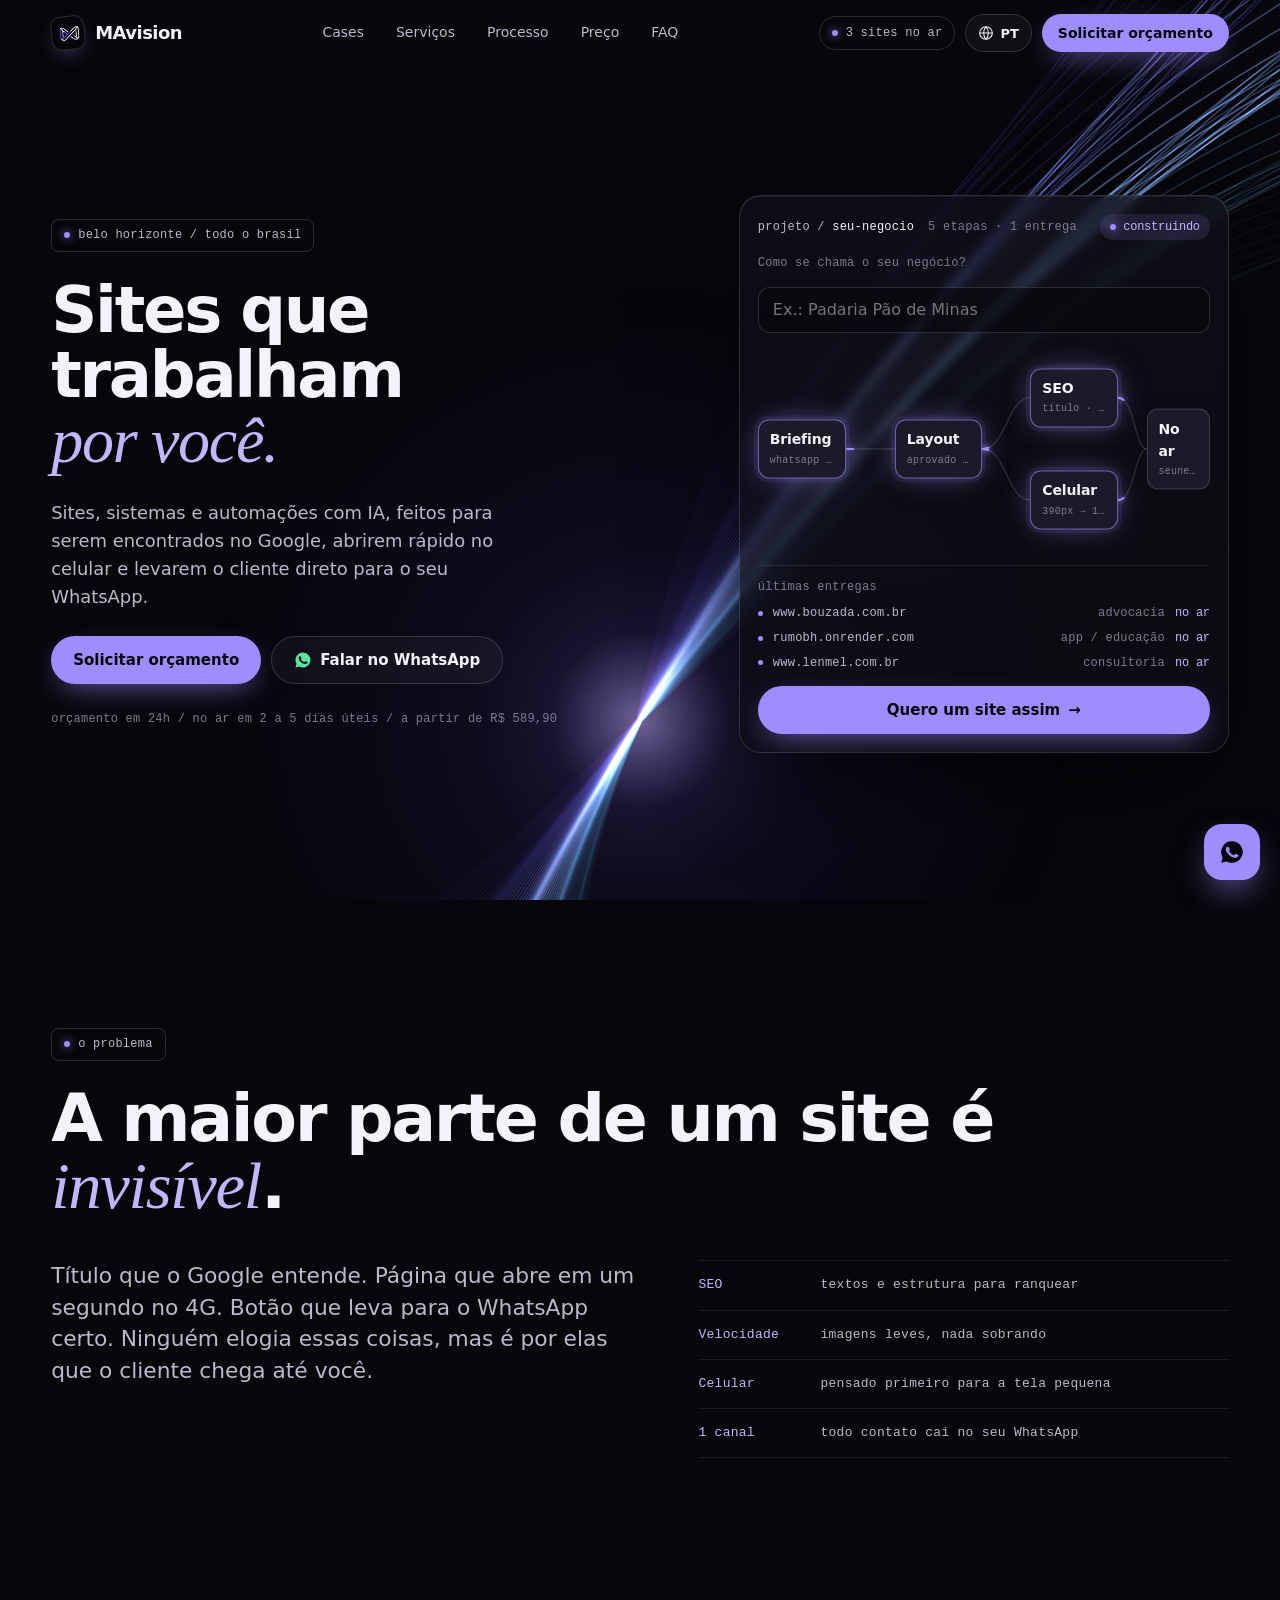
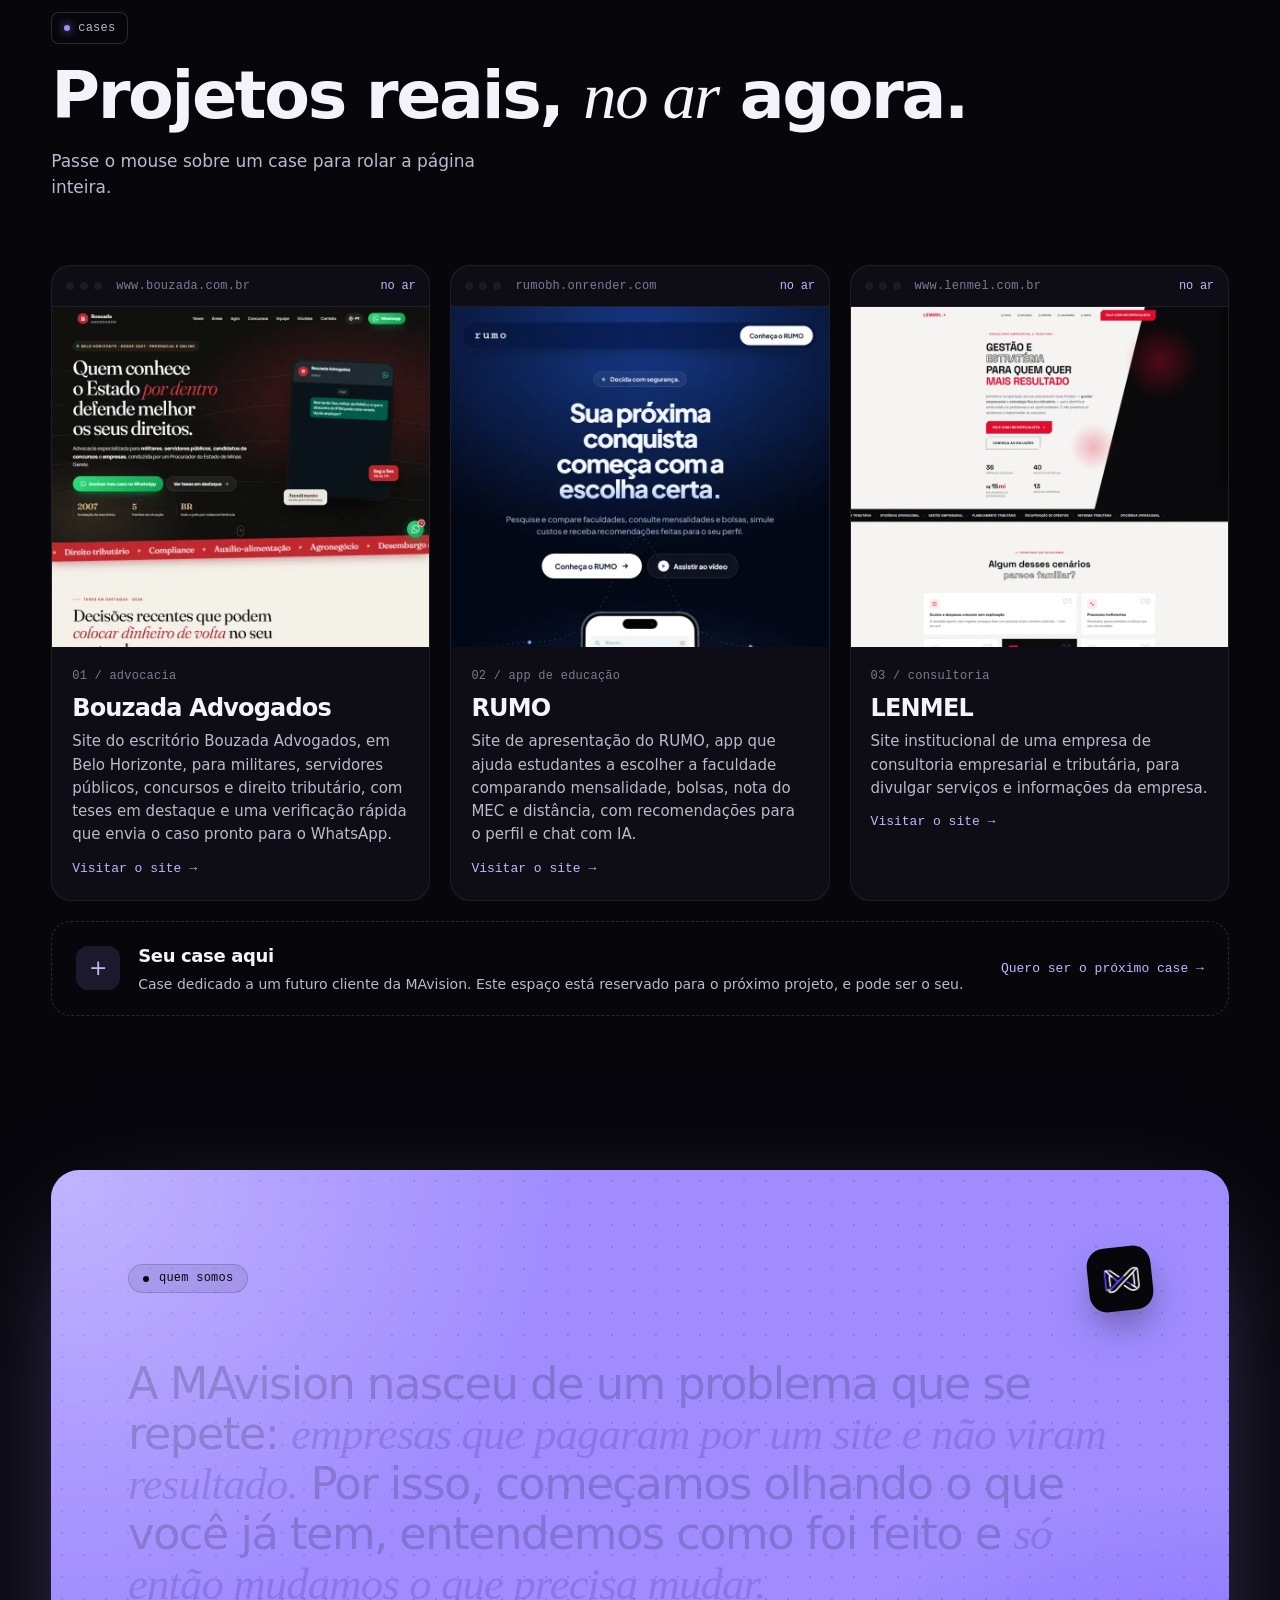
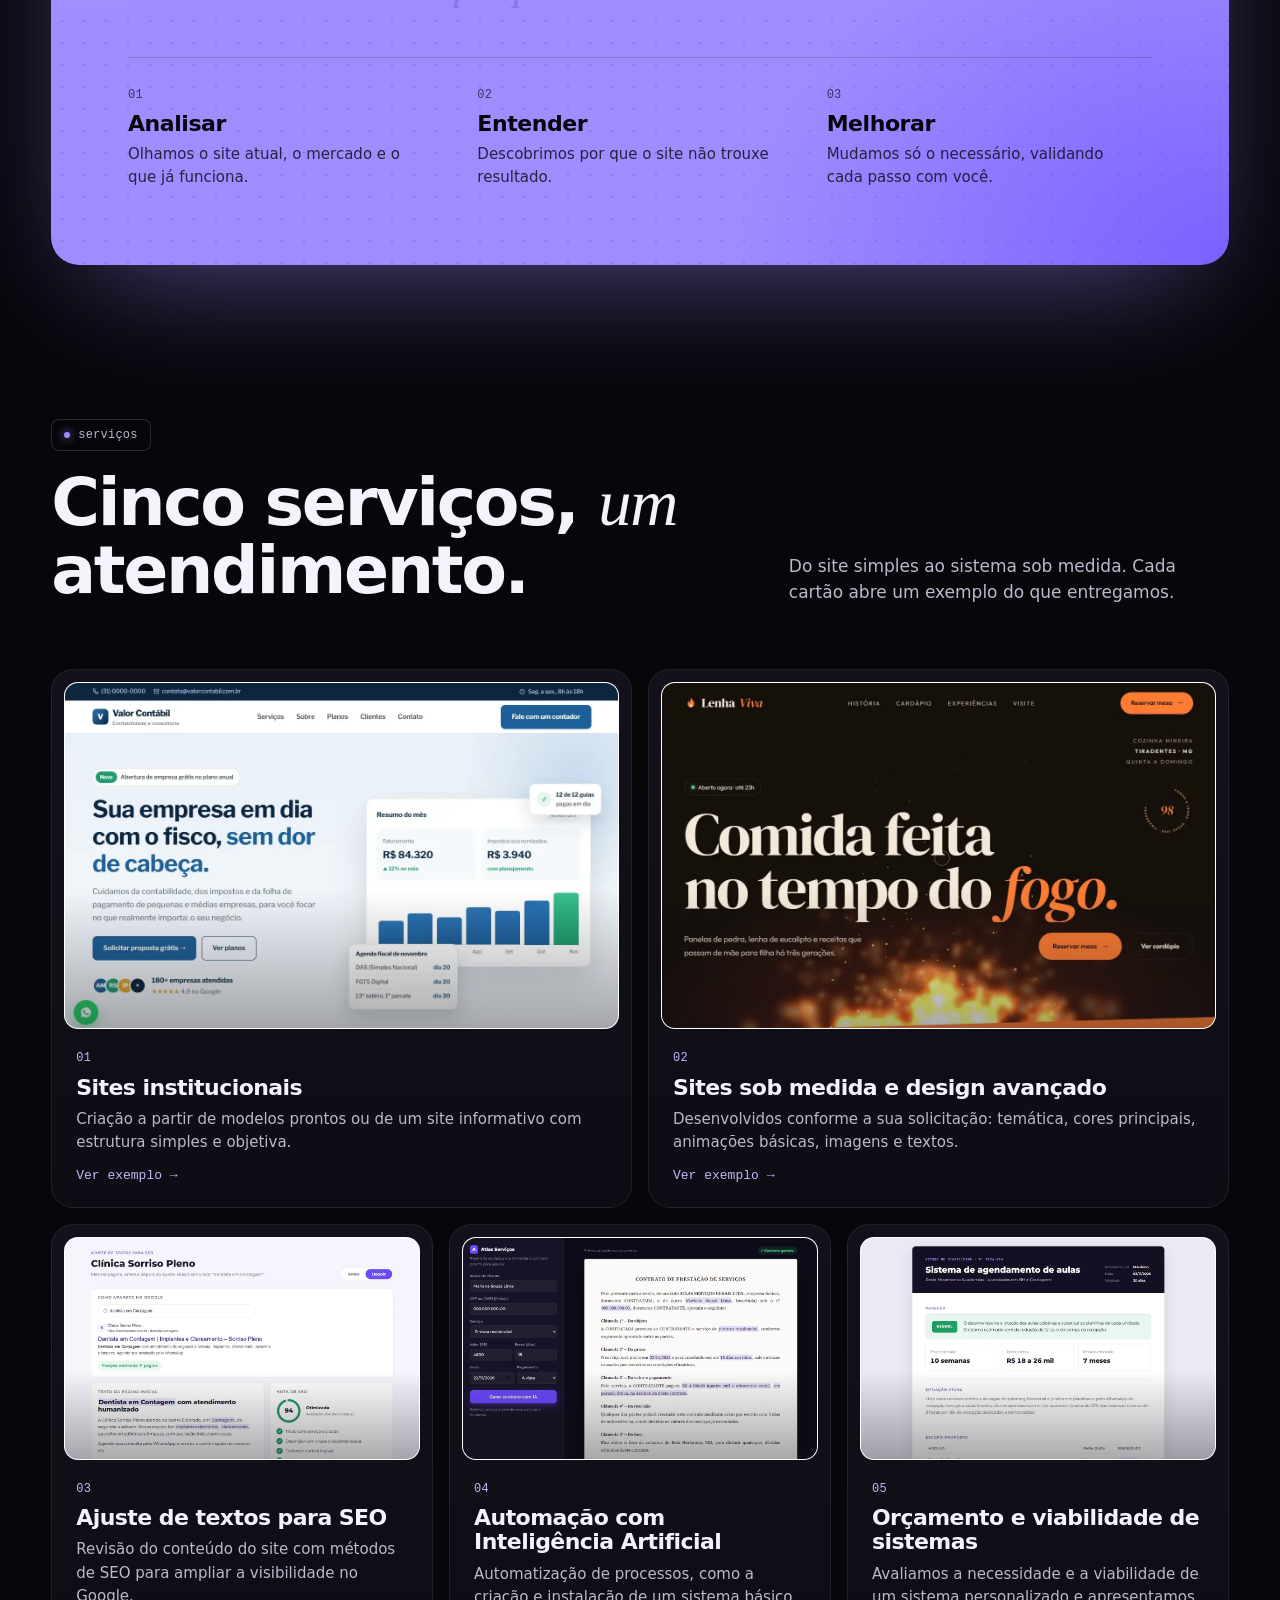
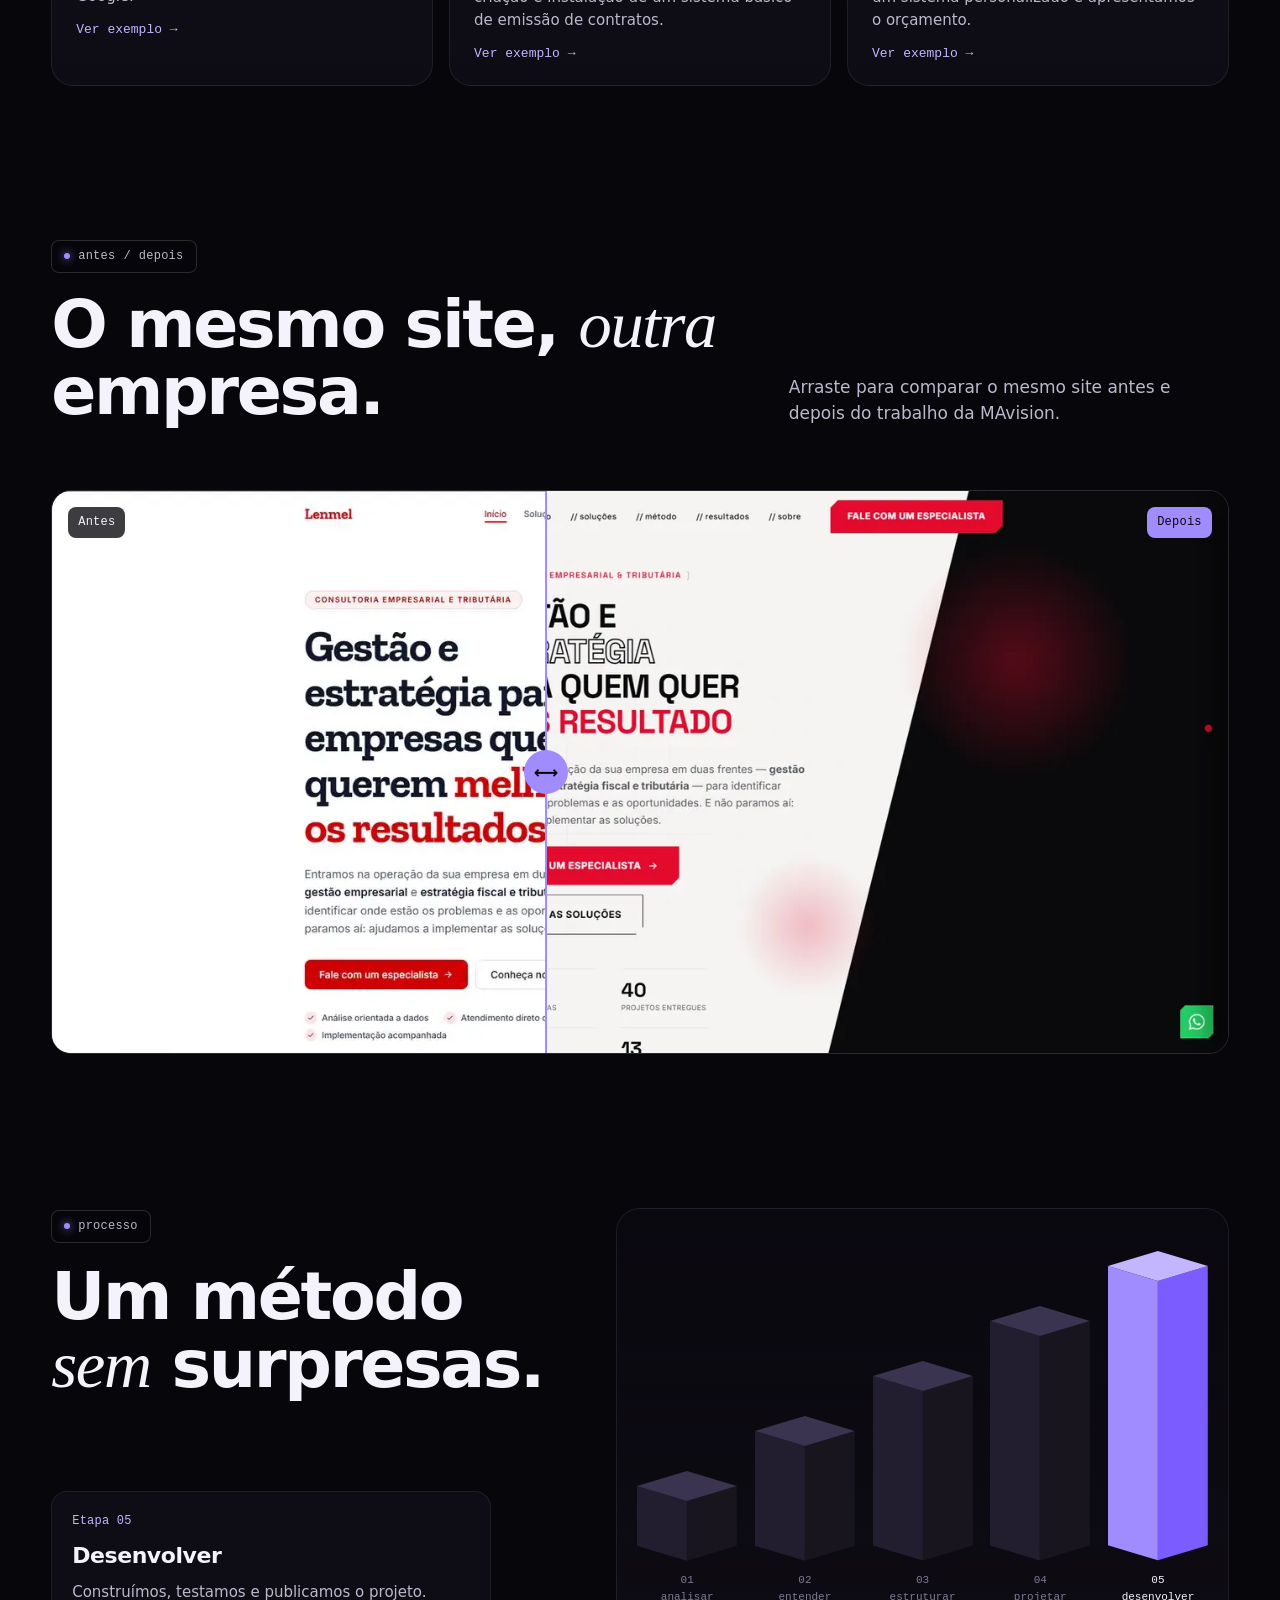
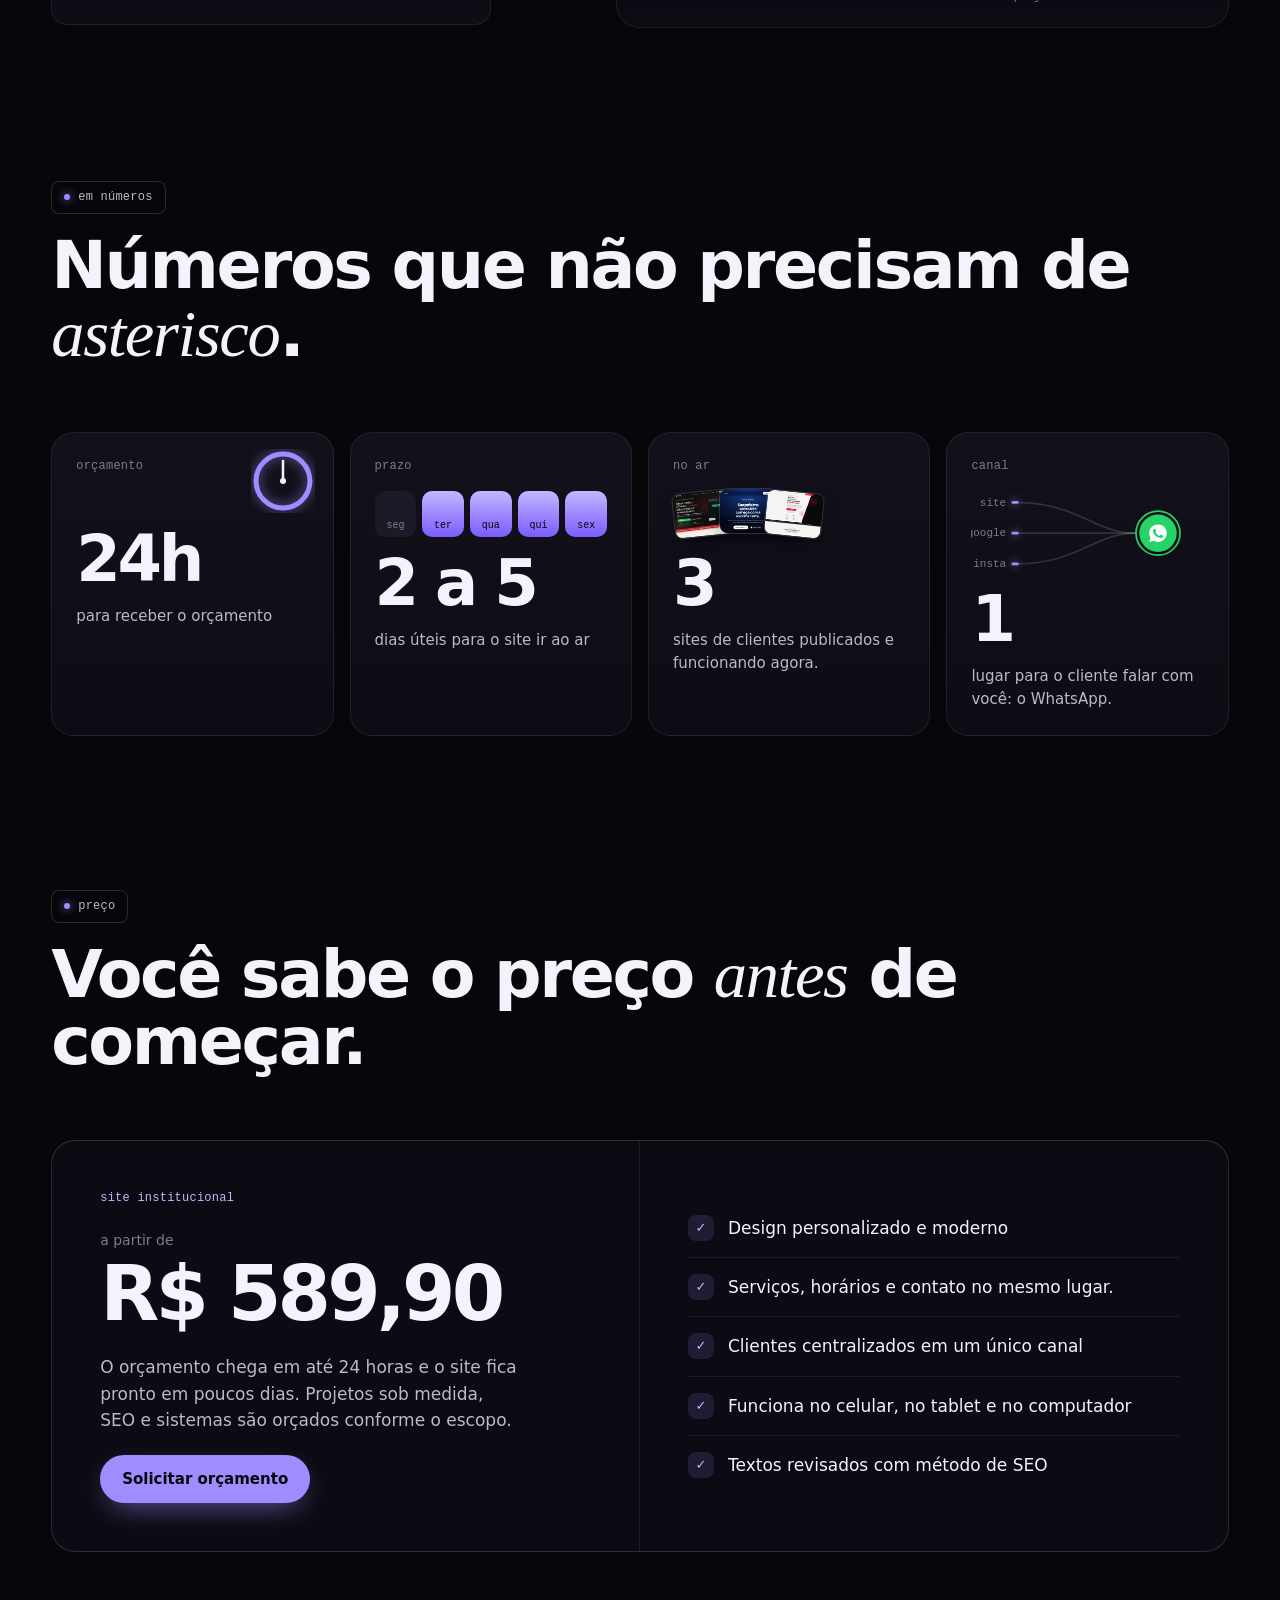
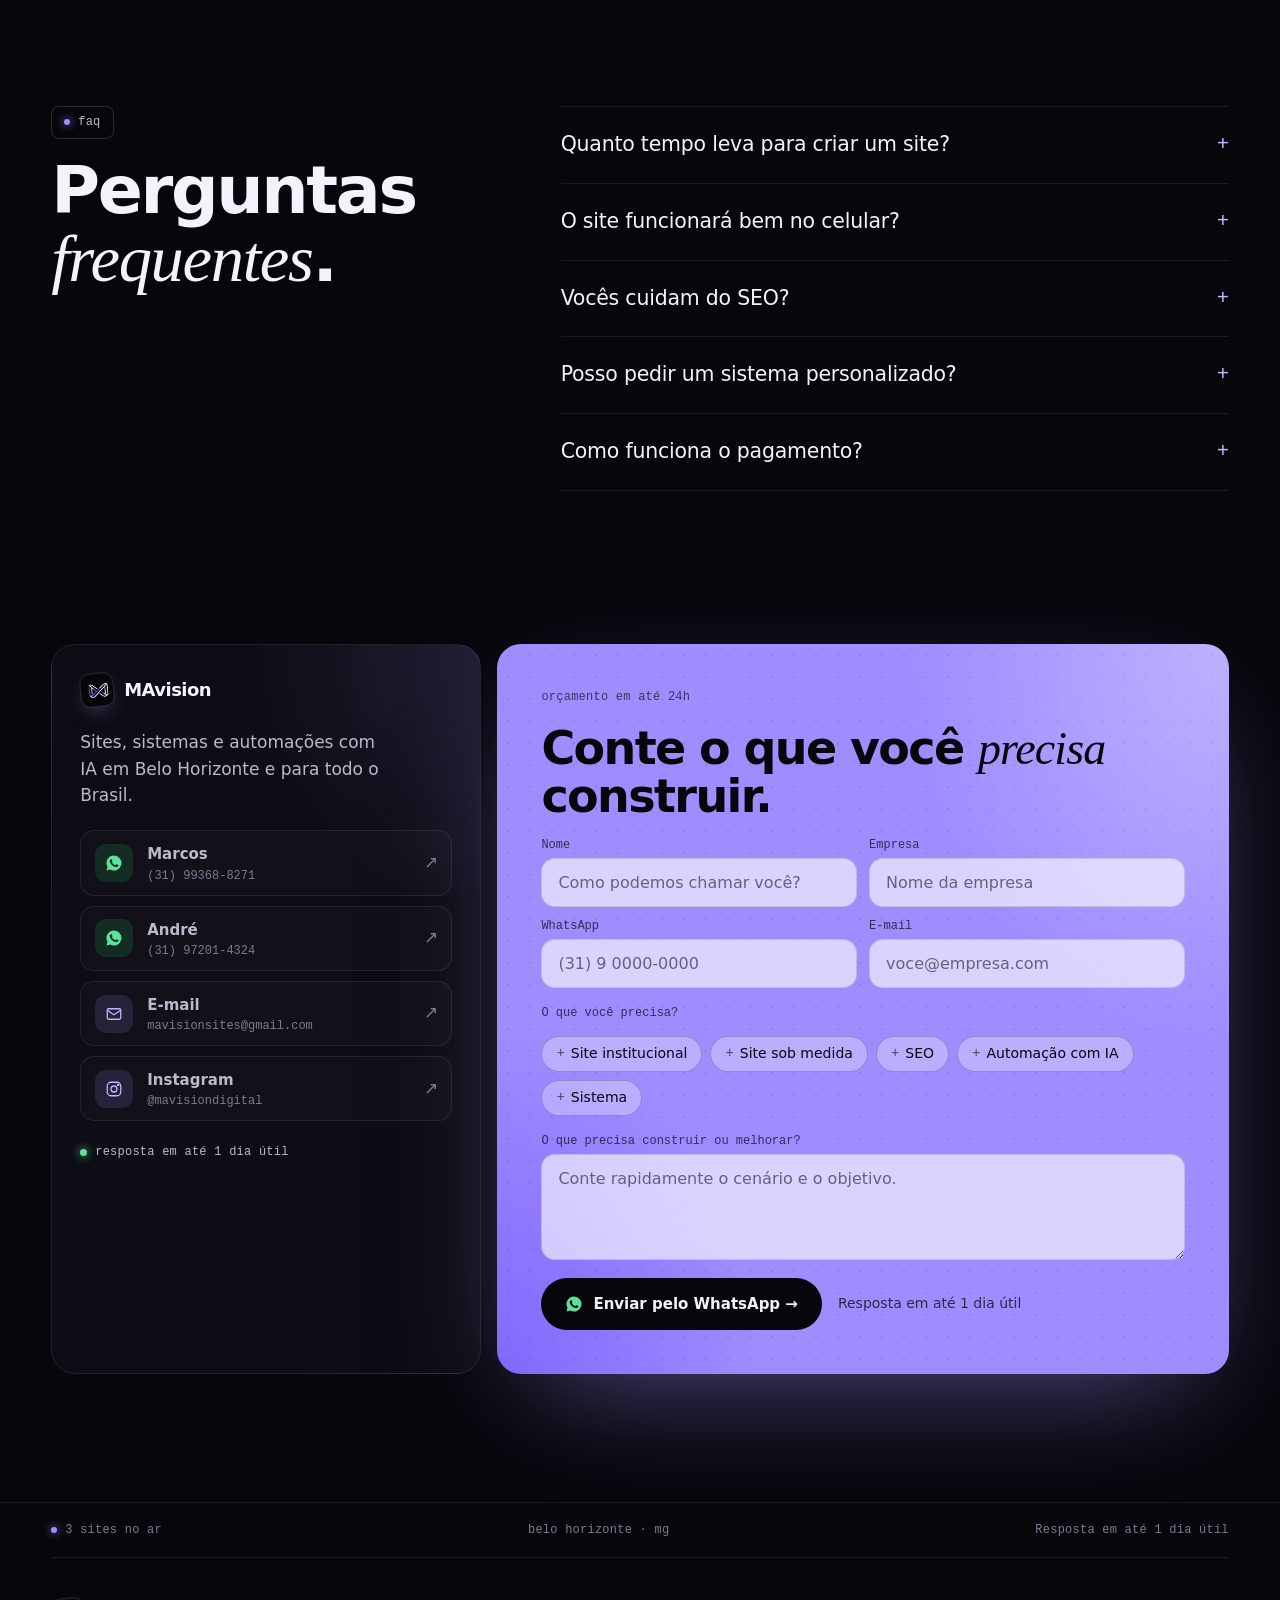
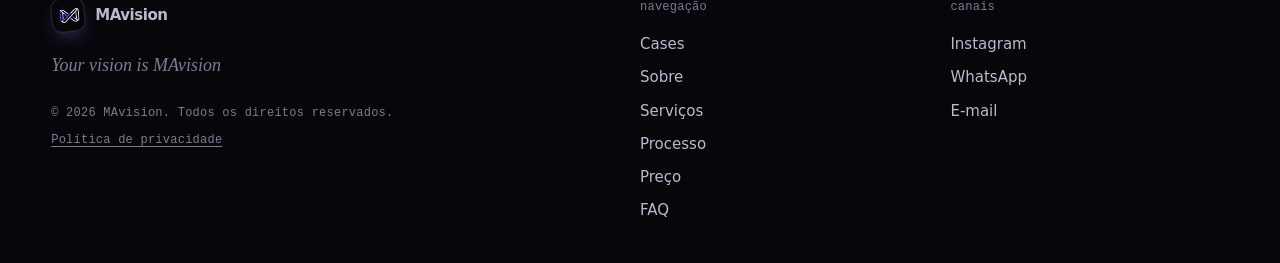
<file: index.html>
<!DOCTYPE html>
<!-- Gerado por build.js a partir de src/index.template.html e i18n.js. Não edite este arquivo; edite o modelo e rode: node build.js -->
<html lang="pt-BR">
<head>
<meta charset="utf-8">
<meta name="viewport" content="width=device-width, initial-scale=1, viewport-fit=cover">
<meta http-equiv="Content-Security-Policy" content="default-src 'none'; script-src 'self'; style-src 'self' 'unsafe-inline' https://fonts.googleapis.com; font-src https://fonts.gstatic.com; img-src 'self' data:; frame-src 'self'; manifest-src 'self'; base-uri 'none'; form-action 'none'">
<meta name="referrer" content="strict-origin-when-cross-origin">
<title>Criação de Sites em Belo Horizonte | MAvision</title>
<meta name="description" content="Criação de sites profissionais em Belo Horizonte para todo o Brasil: sites institucionais, design sob medida, SEO e automações com IA. A partir de R$ 589,90.">
<link rel="canonical" href="https://www.mavision.com.br/">
<link rel="alternate" hreflang="pt-BR" href="https://www.mavision.com.br/">
<link rel="alternate" hreflang="en" href="https://www.mavision.com.br/en/">
<link rel="alternate" hreflang="es" href="https://www.mavision.com.br/es/">
<link rel="alternate" hreflang="x-default" href="https://www.mavision.com.br/en/">
<meta property="og:type" content="website">
<meta property="og:site_name" content="MAvision">
<meta property="og:locale" content="pt_BR">
<meta property="og:locale:alternate" content="en_US">
<meta property="og:locale:alternate" content="es_ES">
<meta property="og:url" content="https://www.mavision.com.br/">
<meta property="og:title" content="Criação de Sites em Belo Horizonte | MAvision">
<meta property="og:description" content="Criação de sites profissionais em Belo Horizonte para todo o Brasil: sites institucionais, design sob medida, SEO e automações com IA. A partir de R$ 589,90.">
<meta property="og:image" content="https://www.mavision.com.br/og-image.jpg">
<meta property="og:image:width" content="1200">
<meta property="og:image:height" content="630">
<meta property="og:image:alt" content="MAvision">
<meta name="twitter:card" content="summary_large_image">
<meta name="twitter:title" content="Criação de Sites em Belo Horizonte | MAvision">
<meta name="twitter:description" content="Criação de sites profissionais em Belo Horizonte para todo o Brasil: sites institucionais, design sob medida, SEO e automações com IA. A partir de R$ 589,90.">
<meta name="twitter:image" content="https://www.mavision.com.br/og-image.jpg">
<link rel="icon" href="favicon.ico" sizes="48x48">
<link rel="icon" href="favicon.svg" type="image/svg+xml">
<link rel="icon" href="favicon-32.png" type="image/png" sizes="32x32">
<link rel="apple-touch-icon" href="apple-touch-icon.png">
<link rel="manifest" href="site.webmanifest">
<meta name="theme-color" content="#07060b">
<script type="application/ld+json">
{"@context":"https://schema.org","@graph":[{"@type":"ProfessionalService","@id":"https://www.mavision.com.br/#mavision","name":"MAvision","url":"https://www.mavision.com.br/","inLanguage":"pt-BR","slogan":"Your vision is MAvision","description":"Sites, sistemas e automações com IA em Belo Horizonte e para todo o Brasil, feitos para atrair, convencer e converter.","logo":"https://www.mavision.com.br/icon-512.png","image":"https://www.mavision.com.br/og-image.jpg","email":"mavisionsites@gmail.com","telephone":"+55-31-99368-8271","address":{"@type":"PostalAddress","addressLocality":"Belo Horizonte","addressRegion":"MG","addressCountry":"BR"},"areaServed":[{"@type":"Country","name":"Brazil"},{"@type":"Place","name":"North America"},{"@type":"Place","name":"Europe"}],"availableLanguage":["pt-BR","en","es"],"sameAs":["https://instagram.com/mavisiondigital"],"makesOffer":{"@type":"Offer","itemOffered":{"@type":"Service","name":"Sites institucionais"},"priceSpecification":[{"@type":"PriceSpecification","minPrice":"589.90","priceCurrency":"BRL"}]},"hasOfferCatalog":{"@type":"OfferCatalog","name":"Serviços","itemListElement":[{"@type":"Offer","itemOffered":{"@type":"Service","name":"Sites institucionais","description":"Criação a partir de modelos prontos ou de um site informativo com estrutura simples e objetiva."}},{"@type":"Offer","itemOffered":{"@type":"Service","name":"Sites sob medida e design avançado","description":"Desenvolvidos conforme a sua solicitação: temática, cores principais, animações básicas, imagens e textos."}},{"@type":"Offer","itemOffered":{"@type":"Service","name":"Ajuste de textos para SEO","description":"Revisão do conteúdo do site com métodos de SEO para ampliar a visibilidade no Google."}},{"@type":"Offer","itemOffered":{"@type":"Service","name":"Automação com Inteligência Artificial","description":"Automatização de processos, como a criação e instalação de um sistema básico de emissão de contratos."}},{"@type":"Offer","itemOffered":{"@type":"Service","name":"Orçamento e viabilidade de sistemas","description":"Avaliamos a necessidade e a viabilidade de um sistema personalizado e apresentamos o orçamento."}}]}},{"@type":"WebSite","@id":"https://www.mavision.com.br/#site","url":"https://www.mavision.com.br/","name":"MAvision","inLanguage":"pt-BR","publisher":{"@id":"https://www.mavision.com.br/#mavision"}},{"@type":"FAQPage","inLanguage":"pt-BR","mainEntity":[{"@type":"Question","name":"Quanto tempo leva para criar um site?","acceptedAnswer":{"@type":"Answer","text":"Sites institucionais costumam levar de 2 a 5 dias úteis. Projetos sob medida variam conforme a complexidade."}},{"@type":"Question","name":"O site funcionará bem no celular?","acceptedAnswer":{"@type":"Answer","text":"Sim. Todos os projetos são responsivos e otimizados para diferentes aparelhos."}},{"@type":"Question","name":"Vocês cuidam do SEO?","acceptedAnswer":{"@type":"Answer","text":"Sim. Ajustamos textos e estrutura para melhorar o posicionamento no Google."}},{"@type":"Question","name":"Posso pedir um sistema personalizado?","acceptedAnswer":{"@type":"Answer","text":"Sim. Avaliamos a viabilidade e enviamos um orçamento conforme a sua necessidade."}},{"@type":"Question","name":"Como funciona o pagamento?","acceptedAnswer":{"@type":"Answer","text":"As condições são definidas no orçamento, depois de entendermos o escopo do projeto."}}]}]}
</script>
<link rel="preconnect" href="https://fonts.googleapis.com"><link rel="preconnect" href="https://fonts.gstatic.com" crossorigin>
<link rel="preload" as="style" id="gf" href="https://fonts.googleapis.com/css2?family=Schibsted+Grotesk:wght@400;500;600;700&family=Newsreader:ital,opsz,wght@1,6..72,400&family=JetBrains+Mono:wght@400;500&display=swap">
<noscript><link rel="stylesheet" href="https://fonts.googleapis.com/css2?family=Schibsted+Grotesk:wght@400;500;600;700&family=Newsreader:ital,opsz,wght@1,6..72,400&family=JetBrains+Mono:wght@400;500&display=swap"></noscript>
<link rel="stylesheet" href="style.css">
<script src="boot.js"></script>
</head>
<body>
<a class="skip" href="#main">MAvision</a>

<!-- opening: the violet square with the M shrinks into the page (first visit of the session only) -->
<div class="intro" id="intro" aria-hidden="true"><canvas class="inc"></canvas>
<div class="intro-c"><span class="intro-ic"><img src="logo-sm.webp" alt="" width="180" height="134"></span><b class="intro-w"><span>M</span><span>A</span><span>v</span><span>i</span><span>s</span><span>i</span><span>o</span><span>n</span></b><span class="intro-s">Your vision is MAvision</span></div>
</div>
<canvas id="ribbon" aria-hidden="true"></canvas>

<header class="bar" id="bar">
<a class="brand" href="#hero" aria-label="MAvision"><span class="mk"><img src="logo-sm.webp" alt="" width="180" height="134"></span>MAvision</a>
<nav id="nv" aria-label="MAvision"><a href="#cases" data-t="n3">Cases</a><a href="#servicos" data-t="n2">Serviços</a><a href="#processo" data-t="n4">Processo</a><a href="#preco" data-t="k1x">Preço</a><a href="#faq">FAQ</a></nav>
<div class="tools">
<span class="live mono"><i></i><span data-t="zLive">3 sites no ar</span></span>
<div class="lang" id="lg"><button type="button" aria-haspopup="true" aria-expanded="false" data-a="al" aria-label="Idioma"><svg viewBox="0 0 24 24" aria-hidden="true"><circle cx="12" cy="12" r="9.5"/><path d="M2.5 12h19M12 2.5a14.5 14.5 0 010 19M12 2.5a14.5 14.5 0 000 19"/></svg><span id="lc">PT</span></button>
<ul><li><a href="./" hreflang="pt-BR" lang="pt-BR" data-l="pt" aria-current="true">Português</a></li><li><a href="en/" hreflang="en" lang="en" data-l="en">English</a></li><li><a href="es/" hreflang="es" lang="es" data-l="es">Español</a></li></ul></div>
<a class="btn btn-v btn-sm" href="#contato" data-t="b1">Solicitar orçamento</a>
<button class="mb" id="mb" type="button" aria-expanded="false" aria-controls="mp" data-a="am" aria-label="Abrir menu"><span data-t="mnu">Menu</span></button>
</div>
<div class="mp" id="mp">
<div class="mp-h"><span data-t="mnu">Menu</span><button type="button" class="mp-x" id="mpc" data-t="mcl">Fechar</button></div>
<nav class="mp-n" aria-label="MAvision"><a href="#hero" data-t="mhm">Início</a><a href="#cases" data-t="n3">Cases</a><a href="#sobre" data-t="n1">Sobre</a><a href="#servicos" data-t="n2">Serviços</a><a href="#processo" data-t="n4">Processo</a><a href="#preco" data-t="k1x">Preço</a><a href="#faq">FAQ</a><a href="#contato" data-t="n5">Contato</a></nav>
<div class="mp-l"><a href="./" hreflang="pt-BR" lang="pt-BR" data-l="pt" aria-current="true">PT</a><a href="en/" hreflang="en" lang="en" data-l="en">EN</a><a href="es/" hreflang="es" lang="es" data-l="es">ES</a></div>
</div>
</header>

<main id="main">

<!-- HERO: the visitor's business runs through the five steps -->
<section class="hero" id="hero">
<div class="hero-copy">
<span class="tag mono rv"><i></i><span data-t="zTag">belo horizonte / todo o brasil</span></span>
<h1 class="rv"><span data-t="zHa">Sites que trabalham</span><br><em data-t="zHb">por você.</em></h1>
<p class="lead rv" data-t="zLead">Sites, sistemas e automações com IA, feitos para serem encontrados no Google, abrirem rápido no celular e levarem o cliente direto para o seu WhatsApp.</p>
<div class="ctas rv"><a class="btn btn-v" href="#contato" data-t="b1">Solicitar orçamento</a><a class="btn btn-g" href="https://wa.me/5531993688271?text=Ol%C3%A1!%20Vim%20pelo%20site%20da%20MAvision%20e%20gostaria%20de%20fazer%20um%20or%C3%A7amento%20de%20site%2Fsistema." target="_blank" rel="noopener noreferrer"><svg class="wai" viewBox="0 0 24 24" aria-hidden="true"><path d="M12 2a10 10 0 00-8.6 15.1L2 22l5-1.3A10 10 0 1012 2zm5.2 14.2c-.2.6-1.3 1.2-1.8 1.2-.5.1-1 .2-3.3-.7-2.8-1.2-4.6-4-4.7-4.2-.1-.2-1.1-1.5-1.1-2.8s.7-2 1-2.3c.2-.3.5-.3.7-.3h.5c.2 0 .4 0 .6.5l.8 2c.1.2.1.3 0 .5l-.4.6c-.1.2-.3.3-.1.6.2.3.8 1.3 1.7 2.1 1.2 1 2.1 1.3 2.4 1.5.3.1.4.1.6-.1l.8-1c.2-.3.4-.2.6-.1l1.9.9c.3.1.5.2.5.3.1.2.1.8-.1 1.3z"/></svg><span data-t="bw">Falar no WhatsApp</span></a></div>
<p class="fine mono rv" data-t="zFine">orçamento em 24h / no ar em 2 a 5 dias úteis / a partir de R$ 589,90</p>
</div>

<form class="pipe rv" id="pipe" novalidate>
<div class="pipe-top mono"><span><span data-t="zProj">projeto</span> / <b id="slug" data-t="zSlug">seu-negocio</b></span><span class="dim" data-t="zSteps">5 etapas · 1 entrega</span><span class="st" id="st"><i></i><em id="stx" data-t="zBuild">construindo</em></span></div>
<label class="pipe-in" for="biz"><span class="mono" data-t="lvl">Como se chama o seu negócio?</span></label>
<input id="biz" type="text" maxlength="40" autocomplete="organization" data-p="lvp" placeholder="Ex.: Padaria Pão de Minas">
<div class="graph" aria-hidden="true">
<svg class="wires" viewBox="0 0 600 260" preserveAspectRatio="none"><path d="M118 130 C150 130,150 130,182 130"/><path d="M298 130 C330 130,330 62,362 62"/><path d="M298 130 C330 130,330 198,362 198"/><path d="M478 62 C500 62,500 130,516 130"/><path d="M478 198 C500 198,500 130,516 130"/><path class="flow" d="M118 130 C150 130,150 130,182 130"/><path class="flow" d="M298 130 C330 130,330 62,362 62"/><path class="flow" d="M298 130 C330 130,330 198,362 198"/><path class="flow" d="M478 62 C500 62,500 130,516 130"/><path class="flow" d="M478 198 C500 198,500 130,516 130"/></svg>
<div class="node n1" data-k="0"><b data-t="zN1">Briefing</b><span class="mono" data-t="zN1s">whatsapp · 24h</span></div>
<div class="node n2" data-k="1"><b data-t="zN2">Layout</b><span class="mono" data-t="zN2s">aprovado por você</span></div>
<div class="node n3" data-k="2"><b data-t="zN3">SEO</b><span class="mono" data-t="zN3s">título · schema</span></div>
<div class="node n4" data-k="2"><b data-t="zN4">Celular</b><span class="mono" data-t="zN4s">390px → 1440px</span></div>
<div class="node n5" data-k="3"><b data-t="zN5">No ar</b><span class="mono" id="dom" data-t="zDom">seunegocio.com.br</span></div>
</div>
<div class="log mono"><span class="dim" data-t="zLog">últimas entregas</span>
<ul><li><i></i>www.bouzada.com.br<span data-t="zC1">advocacia</span><em data-t="zOn">no ar</em></li><li><i></i>rumobh.onrender.com<span data-t="zC2">app / educação</span><em data-t="zOn">no ar</em></li><li><i></i>www.lenmel.com.br<span data-t="zC3">consultoria</span><em data-t="zOn">no ar</em></li></ul></div>
<a class="btn btn-v btn-block" id="want" href="https://wa.me/5531993688271?text=Ol%C3%A1!%20Vim%20pelo%20site%20da%20MAvision%20e%20gostaria%20de%20fazer%20um%20or%C3%A7amento%20de%20site%2Fsistema." target="_blank" rel="noopener noreferrer"><span data-t="lvb">Quero um site assim</span> →</a>
</form>
</section>

<!-- STATEMENT -->
<section class="state">
<span class="tag mono rv"><i></i><span data-t="zPb">o problema</span></span>
<h2 class="rv"><span data-t="zSa">A maior parte de um site é</span> <em data-t="zSb">invisível</em>.</h2>
<div class="state-g">
<p class="rv" data-t="zSp">Título que o Google entende. Página que abre em um segundo no 4G. Botão que leva para o WhatsApp certo. Ninguém elogia essas coisas, mas é por elas que o cliente chega até você.</p>
<ul class="mono rv"><li><b data-t="zL1">SEO</b><span data-t="zL1t">textos e estrutura para ranquear</span></li><li><b data-t="zL2">Velocidade</b><span data-t="zL2t">imagens leves, nada sobrando</span></li><li><b data-t="zL3">Celular</b><span data-t="zL3t">pensado primeiro para a tela pequena</span></li><li><b data-t="zL4">1 canal</b><span data-t="zL4t">todo contato cai no seu WhatsApp</span></li></ul>
</div>
</section>

<!-- CASES -->
<section class="sec" id="cases">
<div class="sh"><span class="tag mono rv"><i></i><span data-t="n3">Cases</span></span><h2 class="rv"><span data-t="zCa">Projetos reais,</span> <em data-t="zCb">no ar</em> <span data-t="zCc">agora.</span></h2><p class="rv" data-t="zCd">Passe o mouse sobre um case para rolar a página inteira.</p></div>
<div class="cases">
<a class="case rv" href="https://www.bouzada.com.br/" target="_blank" rel="noopener noreferrer"><div class="cbar mono"><i></i><i></i><i></i><span>www.bouzada.com.br</span><em data-t="zOn">no ar</em></div><div class="shot"><img src="projeto-bouzada.webp" alt="Página inicial do site da Bouzada Advogados, escritório de advocacia em Belo Horizonte" width="820" height="8416" loading="lazy"></div><div class="cap"><span class="mono" data-t="zK1">01 / advocacia</span><h3>Bouzada Advogados</h3><p data-t="p3">Site do escritório Bouzada Advogados, em Belo Horizonte, para militares, servidores públicos, concursos e direito tributário, com teses em destaque e uma verificação rápida que envia o caso pronto para o WhatsApp.</p><span class="go" data-t="vs">Visitar o site</span></div></a>
<a class="case rv" href="https://rumobh.onrender.com/" target="_blank" rel="noopener noreferrer"><div class="cbar mono"><i></i><i></i><i></i><span>rumobh.onrender.com</span><em data-t="zOn">no ar</em></div><div class="shot"><img src="projeto-rumo.webp" alt="Página inicial do RUMO, app para escolher faculdade" width="820" height="9760" loading="lazy"></div><div class="cap"><span class="mono" data-t="zK2">02 / app de educação</span><h3>RUMO</h3><p data-t="p2">Site de apresentação do RUMO, app que ajuda estudantes a escolher a faculdade comparando mensalidade, bolsas, nota do MEC e distância, com recomendações para o perfil e chat com IA.</p><span class="go" data-t="vs">Visitar o site</span></div></a>
<a class="case rv" href="https://www.lenmel.com.br" target="_blank" rel="noopener noreferrer"><div class="cbar mono"><i></i><i></i><i></i><span>www.lenmel.com.br</span><em data-t="zOn">no ar</em></div><div class="shot"><img src="projeto-lenmel.webp" alt="Página inicial do site da LENMEL, consultoria empresarial e tributária" width="820" height="5219" loading="lazy"></div><div class="cap"><span class="mono" data-t="zK3">03 / consultoria</span><h3>LENMEL</h3><p data-t="p1">Site institucional de uma empresa de consultoria empresarial e tributária, para divulgar serviços e informações da empresa.</p><span class="go" data-t="vs">Visitar o site</span></div></a>
</div>
<a class="next rv" href="#contato"><span class="plus" aria-hidden="true">+</span><span><b data-t="ch">Seu case aqui</b><small data-t="cx">Case dedicado a um futuro cliente da MAvision. Este espaço está reservado para o próximo projeto, e pode ser o seu.</small></span><span class="go" data-t="cv">Quero ser o próximo case</span></a>
</section>

<!-- ABOUT: the violet field, words light up as you scroll -->
<section class="field-w" id="sobre">
<div class="field" id="field">
<div class="fd-top"><h2 class="mono"><i></i><span data-t="zWho">quem somos</span></h2><span class="fd-m"><img src="logo-sm.webp" alt="" width="180" height="134" loading="lazy"></span></div>
<p class="words" id="words"><span data-t="zM1">A MAvision nasceu de um problema que se repete:</span> <em data-t="zM2">empresas que pagaram por um site e não viram resultado.</em> <span data-t="zM3">Por isso, começamos olhando o que você já tem, entendemos como foi feito e</span> <em data-t="zM4">só então mudamos o que precisa mudar.</em></p>
<div class="fd-g">
<div class="rv"><b class="mono">01</b><h3 data-t="zP1">Analisar</h3><p data-t="zP1t">Olhamos o site atual, o mercado e o que já funciona.</p></div>
<div class="rv"><b class="mono">02</b><h3 data-t="zP2">Entender</h3><p data-t="zP2t">Descobrimos por que o site não trouxe resultado.</p></div>
<div class="rv"><b class="mono">03</b><h3 data-t="zP3">Melhorar</h3><p data-t="zP3t">Mudamos só o necessário, validando cada passo com você.</p></div>
</div>
</div>
</section>

<!-- SERVICES: each card opens a working example -->
<section class="sec" id="servicos">
<div class="sh sh-row"><div><span class="tag mono rv"><i></i><span data-t="n2">Serviços</span></span><h2 class="rv"><span data-t="zVa">Cinco serviços,</span> <em data-t="zVb">um</em> <span data-t="zVc">atendimento.</span></h2></div><p class="rv" data-t="zVd">Do site simples ao sistema sob medida. Cada cartão abre um exemplo do que entregamos.</p></div>
<div class="bento">
<article class="sv sv-a ex rv" data-ex="exemplos/institucional.html" tabindex="0" role="button"><div class="sv-img"><img src="img/ex-institucional.webp" alt="Exemplo de site institucional para um escritório de contabilidade" width="1264" height="790" loading="lazy"></div><div class="sv-t"><span class="mono">01</span><h3 data-t="s1">Sites institucionais</h3><p data-t="d1">Criação a partir de modelos prontos ou de um site informativo com estrutura simples e objetiva.</p><span class="go" data-t="vx">Ver exemplo</span></div></article>
<article class="sv sv-b ex rv" data-ex="exemplos/sob-medida.html" tabindex="0" role="button"><div class="sv-img"><img src="img/ex-sob-medida.webp" alt="Exemplo de site sob medida para um restaurante mineiro" width="1264" height="790" loading="lazy"></div><div class="sv-t"><span class="mono">02</span><h3 data-t="s2">Sites sob medida e design avançado</h3><p data-t="d2">Desenvolvidos conforme a sua solicitação: temática, cores principais, animações básicas, imagens e textos.</p><span class="go" data-t="vx">Ver exemplo</span></div></article>
<article class="sv sv-c ex rv" data-ex="exemplos/seo.html" tabindex="0" role="button"><div class="sv-img"><img src="img/ex-seo.webp" alt="Exemplo de ajuste de SEO mostrando o resultado no Google" width="1264" height="790" loading="lazy"></div><div class="sv-t"><span class="mono">03</span><h3 data-t="s3">Ajuste de textos para SEO</h3><p data-t="d3">Revisão do conteúdo do site com métodos de SEO para ampliar a visibilidade no Google.</p><span class="go" data-t="vx">Ver exemplo</span></div></article>
<article class="sv sv-d ex rv" data-ex="exemplos/automacao.html" tabindex="0" role="button"><div class="sv-img"><img src="img/ex-automacao.webp" alt="Exemplo de gerador de contratos automatizado" width="1264" height="790" loading="lazy"></div><div class="sv-t"><span class="mono">04</span><h3 data-t="s4">Automação com Inteligência Artificial</h3><p data-t="d4">Automatização de processos, como a criação e instalação de um sistema básico de emissão de contratos.</p><span class="go" data-t="vx">Ver exemplo</span></div></article>
<article class="sv sv-e ex rv" data-ex="exemplos/viabilidade.html" tabindex="0" role="button"><div class="sv-img"><img src="img/ex-viabilidade.webp" alt="Exemplo de estudo de viabilidade de um sistema" width="1264" height="790" loading="lazy"></div><div class="sv-t"><span class="mono">05</span><h3 data-t="s5">Orçamento e viabilidade de sistemas</h3><p data-t="d5">Avaliamos a necessidade e a viabilidade de um sistema personalizado e apresentamos o orçamento.</p><span class="go" data-t="vx">Ver exemplo</span></div></article>
</div>
</section>

<!-- BEFORE / AFTER -->
<section class="sec" id="comparar">
<div class="sh sh-row"><div><span class="tag mono rv"><i></i><span data-t="bfa">Antes</span> / <span data-t="bfb">Depois</span></span><h2 class="rv"><span data-t="zBa">O mesmo site,</span> <em data-t="zBb">outra</em> <span data-t="zBc">empresa.</span></h2></div><p class="rv" data-t="bfd">Arraste para comparar o mesmo site antes e depois do trabalho da MAvision.</p></div>
<div class="ba rv" id="cmp" style="--p:50%">
<img src="depois-lenmel.webp" alt="Site da LENMEL depois da reformulação feita pela MAvision" width="1400" height="670" loading="lazy">
<div class="ba-a"><img src="antes-lenmel.webp" alt="Site da LENMEL antes da reformulação" width="1400" height="670" loading="lazy"></div>
<span class="ba-l mono" data-t="bfa">Antes</span><span class="ba-r mono" data-t="bfb">Depois</span>
<div class="ba-h" aria-hidden="true"><span>⟷</span></div>
<input type="range" min="0" max="100" value="50" id="cr" data-a="ac" aria-label="Comparar antes e depois">
</div>
</section>

<!-- PROCESS: five steps that rise -->
<section class="sec" id="processo">
<div class="proc">
<div class="proc-t">
<span class="tag mono rv"><i></i><span data-t="n4">Processo</span></span>
<h2 class="rv"><span data-t="zPa">Um método</span> <em data-t="zPb2">sem</em> <span data-t="zPc">surpresas.</span></h2>
<p class="rv" data-t="zPd">Cinco etapas, sempre na mesma ordem. Toque em uma etapa para ver o que acontece nela.</p>
<div class="step-d rv" aria-live="polite"><span class="mono"><span data-t="et">Etapa</span> <span id="stepn">05</span></span><b id="stept" data-t="r5">Desenvolver</b><p id="stepx" data-t="e5">Construímos, testamos e publicamos o projeto.</p></div>
</div>
<div class="iso rv" id="iso" role="tablist" data-a="n4" aria-label="Processo">
<button class="col" type="button" role="tab" aria-selected="false" data-i="0"><svg viewBox="0 0 100 90" aria-hidden="true"><g class="pr" style="transition-delay:0.00s"><polygon class="l" points="0,15 50,30 50,90 0,75"/><polygon class="r" points="50,30 100,15 100,75 50,90"/><polygon class="top" points="0,15 50,0 100,15 50,30"/></g></svg><span><b>01</b> <i data-t="r1">Analisar</i></span></button>
<button class="col" type="button" role="tab" aria-selected="false" data-i="1"><svg viewBox="0 0 100 145" aria-hidden="true"><g class="pr" style="transition-delay:0.12s"><polygon class="l" points="0,15 50,30 50,145 0,130"/><polygon class="r" points="50,30 100,15 100,130 50,145"/><polygon class="top" points="0,15 50,0 100,15 50,30"/></g></svg><span><b>02</b> <i data-t="r2">Entender</i></span></button>
<button class="col" type="button" role="tab" aria-selected="false" data-i="2"><svg viewBox="0 0 100 200" aria-hidden="true"><g class="pr" style="transition-delay:0.24s"><polygon class="l" points="0,15 50,30 50,200 0,185"/><polygon class="r" points="50,30 100,15 100,185 50,200"/><polygon class="top" points="0,15 50,0 100,15 50,30"/></g></svg><span><b>03</b> <i data-t="r3">Estruturar</i></span></button>
<button class="col" type="button" role="tab" aria-selected="false" data-i="3"><svg viewBox="0 0 100 255" aria-hidden="true"><g class="pr" style="transition-delay:0.36s"><polygon class="l" points="0,15 50,30 50,255 0,240"/><polygon class="r" points="50,30 100,15 100,240 50,255"/><polygon class="top" points="0,15 50,0 100,15 50,30"/></g></svg><span><b>04</b> <i data-t="r4">Projetar</i></span></button>
<button class="col on" type="button" role="tab" aria-selected="true" data-i="4"><svg viewBox="0 0 100 310" aria-hidden="true"><g class="pr" style="transition-delay:0.48s"><polygon class="l" points="0,15 50,30 50,310 0,295"/><polygon class="r" points="50,30 100,15 100,295 50,310"/><polygon class="top" points="0,15 50,0 100,15 50,30"/></g></svg><span><b>05</b> <i data-t="r5">Desenvolver</i></span></button>
</div>
</div>
</section>

<!-- NUMBERS -->
<section class="sec">
<div class="sh"><span class="tag mono rv"><i></i><span data-t="zNm">em números</span></span><h2 class="rv"><span data-t="zNa">Números que não precisam de</span> <em data-t="zNb">asterisco</em>.</h2></div>
<div class="nums">
<div class="num rv"><div class="num-h"><span class="mono" data-t="zQ1">orçamento</span><svg class="clock" viewBox="0 0 64 64" aria-hidden="true"><circle class="trk" cx="32" cy="32" r="27"/><circle class="arc" cx="32" cy="32" r="27"/><line class="hand" x1="32" y1="32" x2="32" y2="12"/><circle class="pin" cx="32" cy="32" r="3"/></svg></div><b><span data-n="24">24</span>h</b><p data-t="k2">para receber o orçamento</p></div>
<div class="num rv"><div class="num-h"><span class="mono" data-t="zQ2">prazo</span></div><div class="days" aria-hidden="true"><i><span data-t="zD1">seg</span></i><i class="on"><span data-t="zD2">ter</span></i><i class="on"><span data-t="zD3">qua</span></i><i class="on"><span data-t="zD4">qui</span></i><i class="on"><span data-t="zD5">sex</span></i></div><b><span data-n="2">2</span> <span data-t="zTo">a</span> <span data-n="5">5</span></b><p data-t="k3">dias úteis para o site ir ao ar</p></div>
<div class="num rv"><div class="num-h"><span class="mono" data-t="zQ3">no ar</span></div><div class="stack" aria-hidden="true"><img src="projeto-bouzada.webp" alt="" width="820" height="8416" loading="lazy"><img src="projeto-rumo.webp" alt="" width="820" height="9760" loading="lazy"><img src="projeto-lenmel.webp" alt="" width="820" height="5219" loading="lazy"></div><b><span data-n="3">3</span></b><p data-t="zQ3t">sites de clientes publicados e funcionando agora.</p></div>
<div class="num rv"><div class="num-h"><span class="mono" data-t="zQ4">canal</span></div><svg class="funnel" viewBox="0 0 200 84" aria-hidden="true"><path class="ln" d="M38 14 C100 14,110 42,150 42"/><path class="ln" d="M38 42 C90 42,110 42,150 42"/><path class="ln" d="M38 70 C100 70,110 42,150 42"/><path class="dot" d="M38 14 C100 14,110 42,150 42"/><path class="dot" d="M38 42 C90 42,110 42,150 42"/><path class="dot" d="M38 70 C100 70,110 42,150 42"/><text x="32" y="17" text-anchor="end">site</text><text x="32" y="45" text-anchor="end">google</text><text x="32" y="73" text-anchor="end">insta</text><circle class="ring" cx="170" cy="42" r="20"/><circle class="wa-c" cx="170" cy="42" r="17"/><path class="wa-g" transform="translate(160.4 32.4) scale(.8)" d="M12 2a10 10 0 00-8.6 15.1L2 22l5-1.3A10 10 0 1012 2zm5.2 14.2c-.2.6-1.3 1.2-1.8 1.2-.5.1-1 .2-3.3-.7-2.8-1.2-4.6-4-4.7-4.2-.1-.2-1.1-1.5-1.1-2.8s.7-2 1-2.3c.2-.3.5-.3.7-.3h.5c.2 0 .4 0 .6.5l.8 2c.1.2.1.3 0 .5l-.4.6c-.1.2-.3.3-.1.6.2.3.8 1.3 1.7 2.1 1.2 1 2.1 1.3 2.4 1.5.3.1.4.1.6-.1l.8-1c.2-.3.4-.2.6-.1l1.9.9c.3.1.5.2.5.3.1.2.1.8-.1 1.3z"/></svg><b><span data-n="1">1</span></b><p data-t="zQ4t">lugar para o cliente falar com você: o WhatsApp.</p></div>
</div>
</section>

<!-- PRICE -->
<section class="sec" id="preco">
<div class="sh"><span class="tag mono rv"><i></i><span data-t="k1x">Preço</span></span><h2 class="rv"><span data-t="zPra">Você sabe o preço</span> <em data-t="zPrb">antes</em> <span data-t="zPrc">de começar.</span></h2></div>
<div class="price rv">
<div class="pr-l"><span class="mono" data-t="zPrl">site institucional</span><div class="pr-v"><small data-t="k1">a partir de</small><b id="price" data-t="pv">R$ 589,90</b></div><p data-t="zPrd">O orçamento chega em até 24 horas e o site fica pronto em poucos dias. Projetos sob medida, SEO e sistemas são orçados conforme o escopo.</p><a class="btn btn-v" href="#contato" data-t="b1">Solicitar orçamento</a></div>
<ul class="pr-r"><li><i>✓</i><span data-t="bfb1">Design personalizado e moderno</span></li><li><i>✓</i><span data-t="mp">Serviços, horários e contato no mesmo lugar.</span></li><li><i>✓</i><span data-t="bfb3">Clientes centralizados em um único canal</span></li><li><i>✓</i><span data-t="x4full">Funciona no celular, no tablet e no computador</span></li><li><i>✓</i><span data-t="zPr5">Textos revisados com método de SEO</span></li></ul>
</div>
</section>

<!-- FAQ -->
<section class="sec" id="faq">
<div class="faq">
<div><span class="tag mono rv"><i></i>FAQ</span><h2 class="rv"><span data-t="zFa">Perguntas</span> <em data-t="zFb">frequentes</em>.</h2></div>
<div class="qs rv">
<details><summary data-t="q1">Quanto tempo leva para criar um site?</summary><p data-t="w1">Sites institucionais costumam levar de 2 a 5 dias úteis. Projetos sob medida variam conforme a complexidade.</p></details>
<details><summary data-t="q2">O site funcionará bem no celular?</summary><p data-t="w2">Sim. Todos os projetos são responsivos e otimizados para diferentes aparelhos.</p></details>
<details><summary data-t="q3">Vocês cuidam do SEO?</summary><p data-t="w3">Sim. Ajustamos textos e estrutura para melhorar o posicionamento no Google.</p></details>
<details><summary data-t="q4">Posso pedir um sistema personalizado?</summary><p data-t="w4">Sim. Avaliamos a viabilidade e enviamos um orçamento conforme a sua necessidade.</p></details>
<details><summary data-t="q5">Como funciona o pagamento?</summary><p data-t="w5">As condições são definidas no orçamento, depois de entendermos o escopo do projeto.</p></details>
</div>
</div>
</section>

<!-- CONTACT -->
<section class="sec" id="contato">
<div class="cta">
<div class="cta-l rv">
<a class="brand" href="#hero" aria-label="MAvision"><span class="mk"><img src="logo-sm.webp" alt="" width="180" height="134" loading="lazy"></span>MAvision</a>
<p data-t="zCt">Sites, sistemas e automações com IA em Belo Horizonte e para todo o Brasil.</p>
<ul class="chl">
<li><a href="https://wa.me/5531993688271" target="_blank" rel="noopener noreferrer"><i class="ci"><svg class="wai" viewBox="0 0 24 24" aria-hidden="true"><path d="M12 2a10 10 0 00-8.6 15.1L2 22l5-1.3A10 10 0 1012 2zm5.2 14.2c-.2.6-1.3 1.2-1.8 1.2-.5.1-1 .2-3.3-.7-2.8-1.2-4.6-4-4.7-4.2-.1-.2-1.1-1.5-1.1-2.8s.7-2 1-2.3c.2-.3.5-.3.7-.3h.5c.2 0 .4 0 .6.5l.8 2c.1.2.1.3 0 .5l-.4.6c-.1.2-.3.3-.1.6.2.3.8 1.3 1.7 2.1 1.2 1 2.1 1.3 2.4 1.5.3.1.4.1.6-.1l.8-1c.2-.3.4-.2.6-.1l1.9.9c.3.1.5.2.5.3.1.2.1.8-.1 1.3z"/></svg></i><span><b>Marcos</b><small>(31) 99368-8271</small></span><em aria-hidden="true">↗</em></a></li>
<li><a href="https://wa.me/5531972014324" target="_blank" rel="noopener noreferrer"><i class="ci"><svg class="wai" viewBox="0 0 24 24" aria-hidden="true"><path d="M12 2a10 10 0 00-8.6 15.1L2 22l5-1.3A10 10 0 1012 2zm5.2 14.2c-.2.6-1.3 1.2-1.8 1.2-.5.1-1 .2-3.3-.7-2.8-1.2-4.6-4-4.7-4.2-.1-.2-1.1-1.5-1.1-2.8s.7-2 1-2.3c.2-.3.5-.3.7-.3h.5c.2 0 .4 0 .6.5l.8 2c.1.2.1.3 0 .5l-.4.6c-.1.2-.3.3-.1.6.2.3.8 1.3 1.7 2.1 1.2 1 2.1 1.3 2.4 1.5.3.1.4.1.6-.1l.8-1c.2-.3.4-.2.6-.1l1.9.9c.3.1.5.2.5.3.1.2.1.8-.1 1.3z"/></svg></i><span><b>André</b><small>(31) 97201-4324</small></span><em aria-hidden="true">↗</em></a></li>
<li><a href="mailto:mavisionsites@gmail.com"><i class="ci"><svg viewBox="0 0 24 24" aria-hidden="true"><rect x="3" y="5" width="18" height="14" rx="2"/><path d="M3 7l9 6 9-6"/></svg></i><span><b>E-mail</b><small>mavisionsites@gmail.com</small></span><em aria-hidden="true">↗</em></a></li>
<li><a href="https://instagram.com/mavisiondigital" target="_blank" rel="noopener noreferrer"><i class="ci"><svg viewBox="0 0 24 24" aria-hidden="true"><rect x="3" y="3" width="18" height="18" rx="5"/><circle cx="12" cy="12" r="4"/><circle cx="17.5" cy="6.5" r=".8"/></svg></i><span><b>Instagram</b><small>@mavisiondigital</small></span><em aria-hidden="true">↗</em></a></li>
</ul>
<span class="reply mono"><i></i><span data-t="zReply">resposta em até 1 dia útil</span></span>
</div>
<form class="cta-r rv" id="fm" novalidate>
<span class="mono" data-t="zF24">orçamento em até 24h</span>
<h2><span data-t="zFh1">Conte o que você</span> <em data-t="zFh2">precisa</em> <span data-t="zFh3">construir.</span></h2>
<div class="fg">
<div class="fl"><label for="n" data-t="ln">Nome</label><input id="n" required maxlength="100" autocomplete="name" data-p="pn" placeholder="Como podemos chamar você?"></div>
<div class="fl"><label for="e" data-t="le">Empresa</label><input id="e" maxlength="120" autocomplete="organization" data-p="pe" placeholder="Nome da empresa"></div>
<div class="fl"><label for="w">WhatsApp</label><input id="w" required maxlength="20" inputmode="tel" autocomplete="tel" data-p="pw" placeholder="(31) 9 0000-0000"></div>
<div class="fl"><label for="m" data-t="lm">E-mail</label><input id="m" type="email" required maxlength="254" autocomplete="email" data-p="pm" placeholder="voce@empresa.com"></div>
</div>
<fieldset class="need"><legend data-t="zNeed">O que você precisa?</legend>
<label><input type="checkbox" name="sv" value="1"><span data-t="zSv1">Site institucional</span></label><label><input type="checkbox" name="sv" value="2"><span data-t="zSv2">Site sob medida</span></label><label><input type="checkbox" name="sv" value="3"><span data-t="zSv3">SEO</span></label><label><input type="checkbox" name="sv" value="4"><span data-t="zSv4">Automação com IA</span></label><label><input type="checkbox" name="sv" value="5"><span data-t="zSv5">Sistema</span></label>
</fieldset>
<div class="fl"><label for="x" data-t="lx">O que precisa construir ou melhorar?</label><textarea id="x" rows="4" required maxlength="2000" data-p="px" placeholder="Conte rapidamente o cenário e o objetivo."></textarea></div>
<div class="fm-b"><button class="btn btn-k" type="submit"><svg class="wai" viewBox="0 0 24 24" aria-hidden="true"><path d="M12 2a10 10 0 00-8.6 15.1L2 22l5-1.3A10 10 0 1012 2zm5.2 14.2c-.2.6-1.3 1.2-1.8 1.2-.5.1-1 .2-3.3-.7-2.8-1.2-4.6-4-4.7-4.2-.1-.2-1.1-1.5-1.1-2.8s.7-2 1-2.3c.2-.3.5-.3.7-.3h.5c.2 0 .4 0 .6.5l.8 2c.1.2.1.3 0 .5l-.4.6c-.1.2-.3.3-.1.6.2.3.8 1.3 1.7 2.1 1.2 1 2.1 1.3 2.4 1.5.3.1.4.1.6-.1l.8-1c.2-.3.4-.2.6-.1l1.9.9c.3.1.5.2.5.3.1.2.1.8-.1 1.3z"/></svg><span data-t="zSend">Enviar pelo WhatsApp →</span></button><p class="rs" id="rs" data-t="resp">Resposta em até 1 dia útil</p></div>
</form>
</div>
</section>
</main>

<footer class="foot">
<div class="foot-t mono"><span><i></i><span data-t="zLive">3 sites no ar</span></span><span data-t="zCity">belo horizonte · mg</span><span data-t="resp">Resposta em até 1 dia útil</span></div>
<div class="foot-g">
<div><a class="brand" href="#hero" aria-label="MAvision"><span class="mk"><img src="logo-sm.webp" alt="" width="180" height="134" loading="lazy"></span>MAvision</a><p class="sl">Your vision is MAvision</p><p class="mono cp">&copy; 2026 MAvision. <span data-t="rg">Todos os direitos reservados.</span></p><button type="button" class="mono pvb" id="pvb" data-t="pp">Política de privacidade</button></div>
<div><h4 class="mono" data-t="zNav">navegação</h4><a href="#cases" data-t="n3">Cases</a><a href="#sobre" data-t="n1">Sobre</a><a href="#servicos" data-t="n2">Serviços</a><a href="#processo" data-t="n4">Processo</a><a href="#preco" data-t="k1x">Preço</a><a href="#faq">FAQ</a></div>
<div><h4 class="mono" data-t="zChan">canais</h4><a href="https://instagram.com/mavisiondigital" target="_blank" rel="noopener noreferrer">Instagram</a><a href="https://wa.me/5531993688271?text=Ol%C3%A1!%20Vim%20pelo%20site%20da%20MAvision%20e%20gostaria%20de%20fazer%20um%20or%C3%A7amento%20de%20site%2Fsistema." target="_blank" rel="noopener noreferrer">WhatsApp</a><a href="mailto:mavisionsites@gmail.com">E-mail</a></div>
</div>
</footer>

<button class="tp" id="tp" type="button" data-a="at2" aria-label="Voltar ao topo"><svg viewBox="0 0 24 24"><path d="M12 19V5M5 12l7-7 7 7"/></svg></button>
<a class="wa" id="wa" href="https://wa.me/5531993688271?text=Ol%C3%A1!%20Vim%20pelo%20site%20da%20MAvision%20e%20gostaria%20de%20fazer%20um%20or%C3%A7amento%20de%20site%2Fsistema." target="_blank" rel="noopener noreferrer" aria-label="WhatsApp"><svg viewBox="0 0 24 24" width="26" height="26" aria-hidden="true"><path d="M12 2a10 10 0 00-8.6 15.1L2 22l5-1.3A10 10 0 1012 2zm5.2 14.2c-.2.6-1.3 1.2-1.8 1.2-.5.1-1 .2-3.3-.7-2.8-1.2-4.6-4-4.7-4.2-.1-.2-1.1-1.5-1.1-2.8s.7-2 1-2.3c.2-.3.5-.3.7-.3h.5c.2 0 .4 0 .6.5l.8 2c.1.2.1.3 0 .5l-.4.6c-.1.2-.3.3-.1.6.2.3.8 1.3 1.7 2.1 1.2 1 2.1 1.3 2.4 1.5.3.1.4.1.6-.1l.8-1c.2-.3.4-.2.6-.1l1.9.9c.3.1.5.2.5.3.1.2.1.8-.1 1.3z"/></svg></a>

<dialog id="ex" class="exd"><div class="exw"><div class="f-top"><i></i><i></i><i></i><span id="exu"></span><a id="exo" href="#" target="_blank" rel="noopener noreferrer" data-t="xo">Abrir em tela cheia ↗</a><button type="button" id="exc" data-a="ax" aria-label="Fechar">&times;</button></div><iframe id="exf" sandbox="allow-scripts allow-forms" data-a="ae" title="Exemplo de projeto"></iframe></div></dialog>
<dialog id="dg" class="pold"><h3 data-t="pp">Política de privacidade</h3><p data-t="pt2" class="pol">Última atualização: novembro de 2026.

Responsável: MAvision, contato pelo e-mail mavisionsites@gmail.com.

Dados coletados: nome, empresa, WhatsApp, e-mail e a mensagem que você escreve no formulário. O site não usa cookies nem ferramentas de rastreamento ou anúncio. As fontes de texto vêm do Google Fonts, que recebe o endereço IP do visitante para entregar esses arquivos.

Finalidade: responder ao seu contato e preparar o orçamento, com base no seu consentimento ao enviar o formulário (LGPD, art. 7º, I).

Compartilhamento: ao enviar, a mensagem é aberta no WhatsApp, serviço da Meta. Não vendemos nem repassamos seus dados a outras empresas.

Prazo: guardamos as conversas enquanto durar o atendimento ou o contrato, e depois apagamos.

Seus direitos: você pode pedir acesso, correção ou exclusão dos seus dados a qualquer momento pelo e-mail acima.</p><form method="dialog"><button class="btn btn-v">OK</button></form></dialog>

<script src="i18n.js"></script>
<script src="script.js"></script>
</body>
</html>
</file>
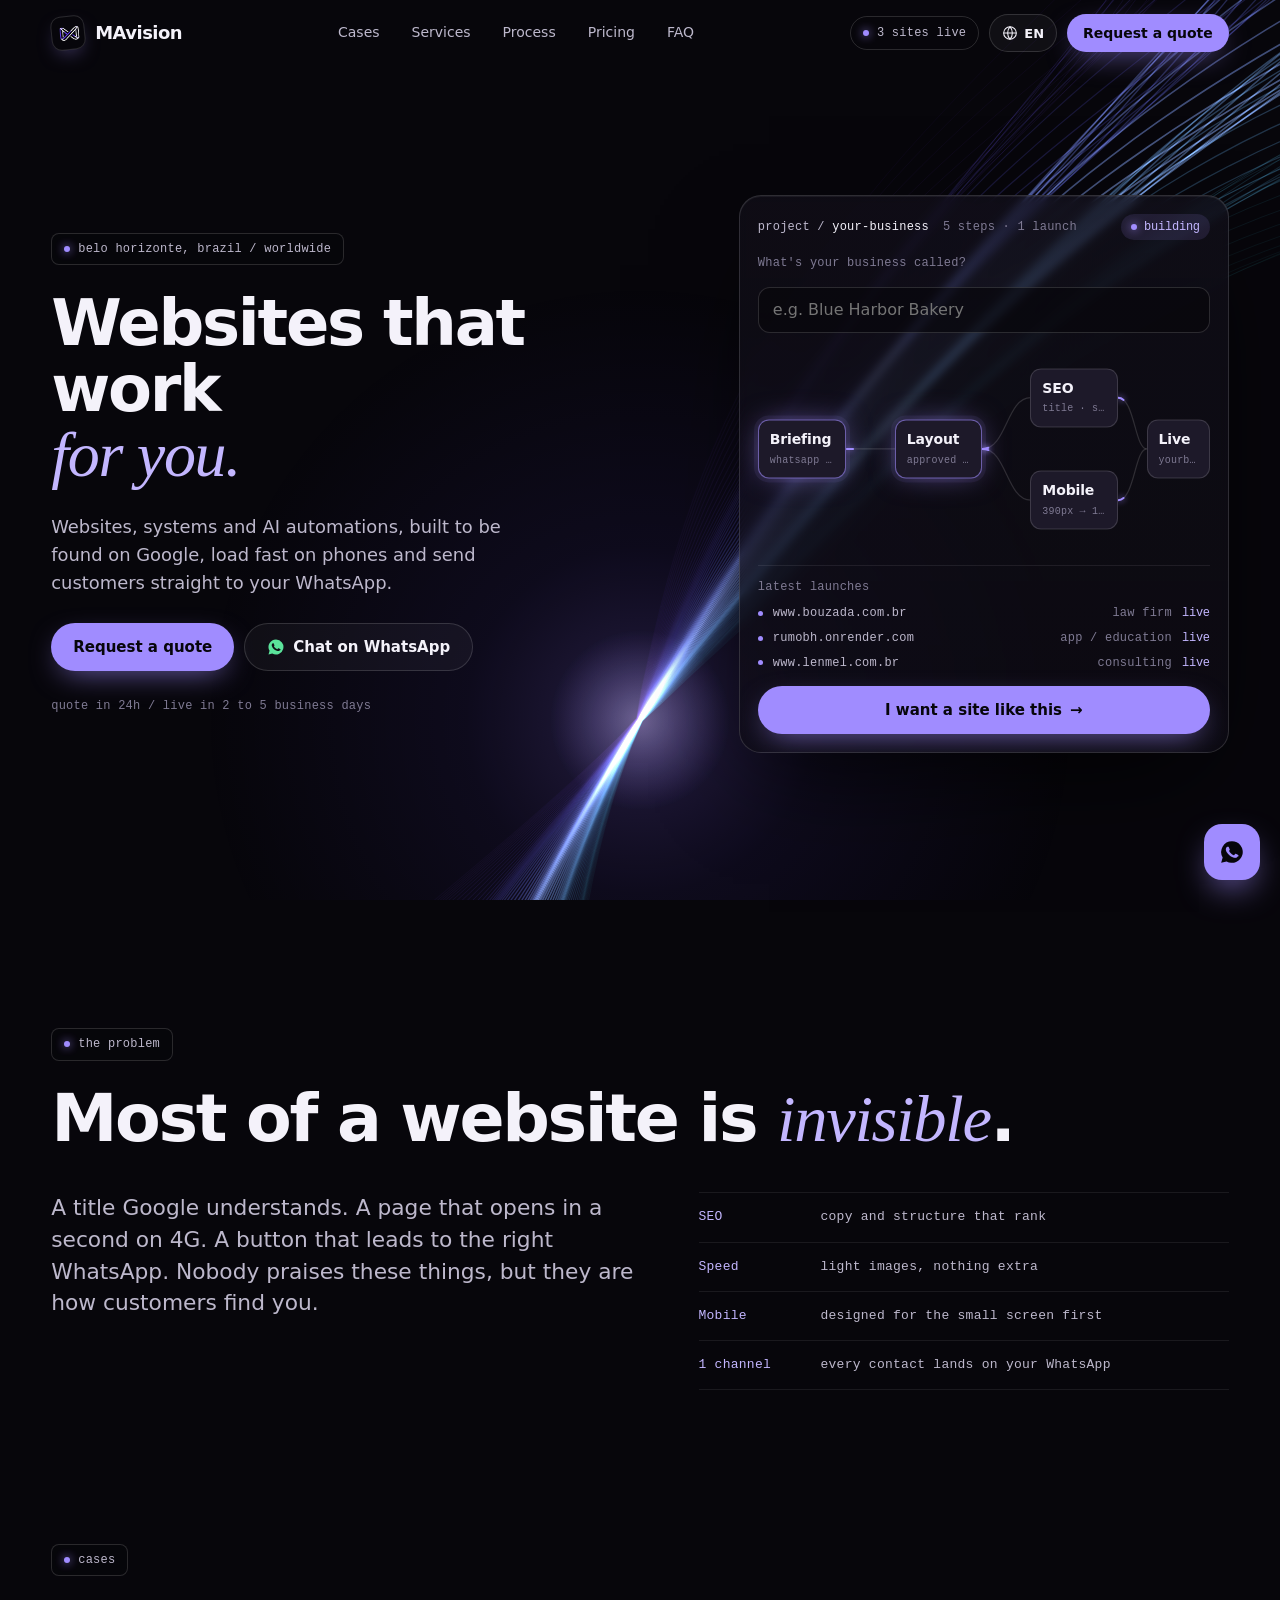
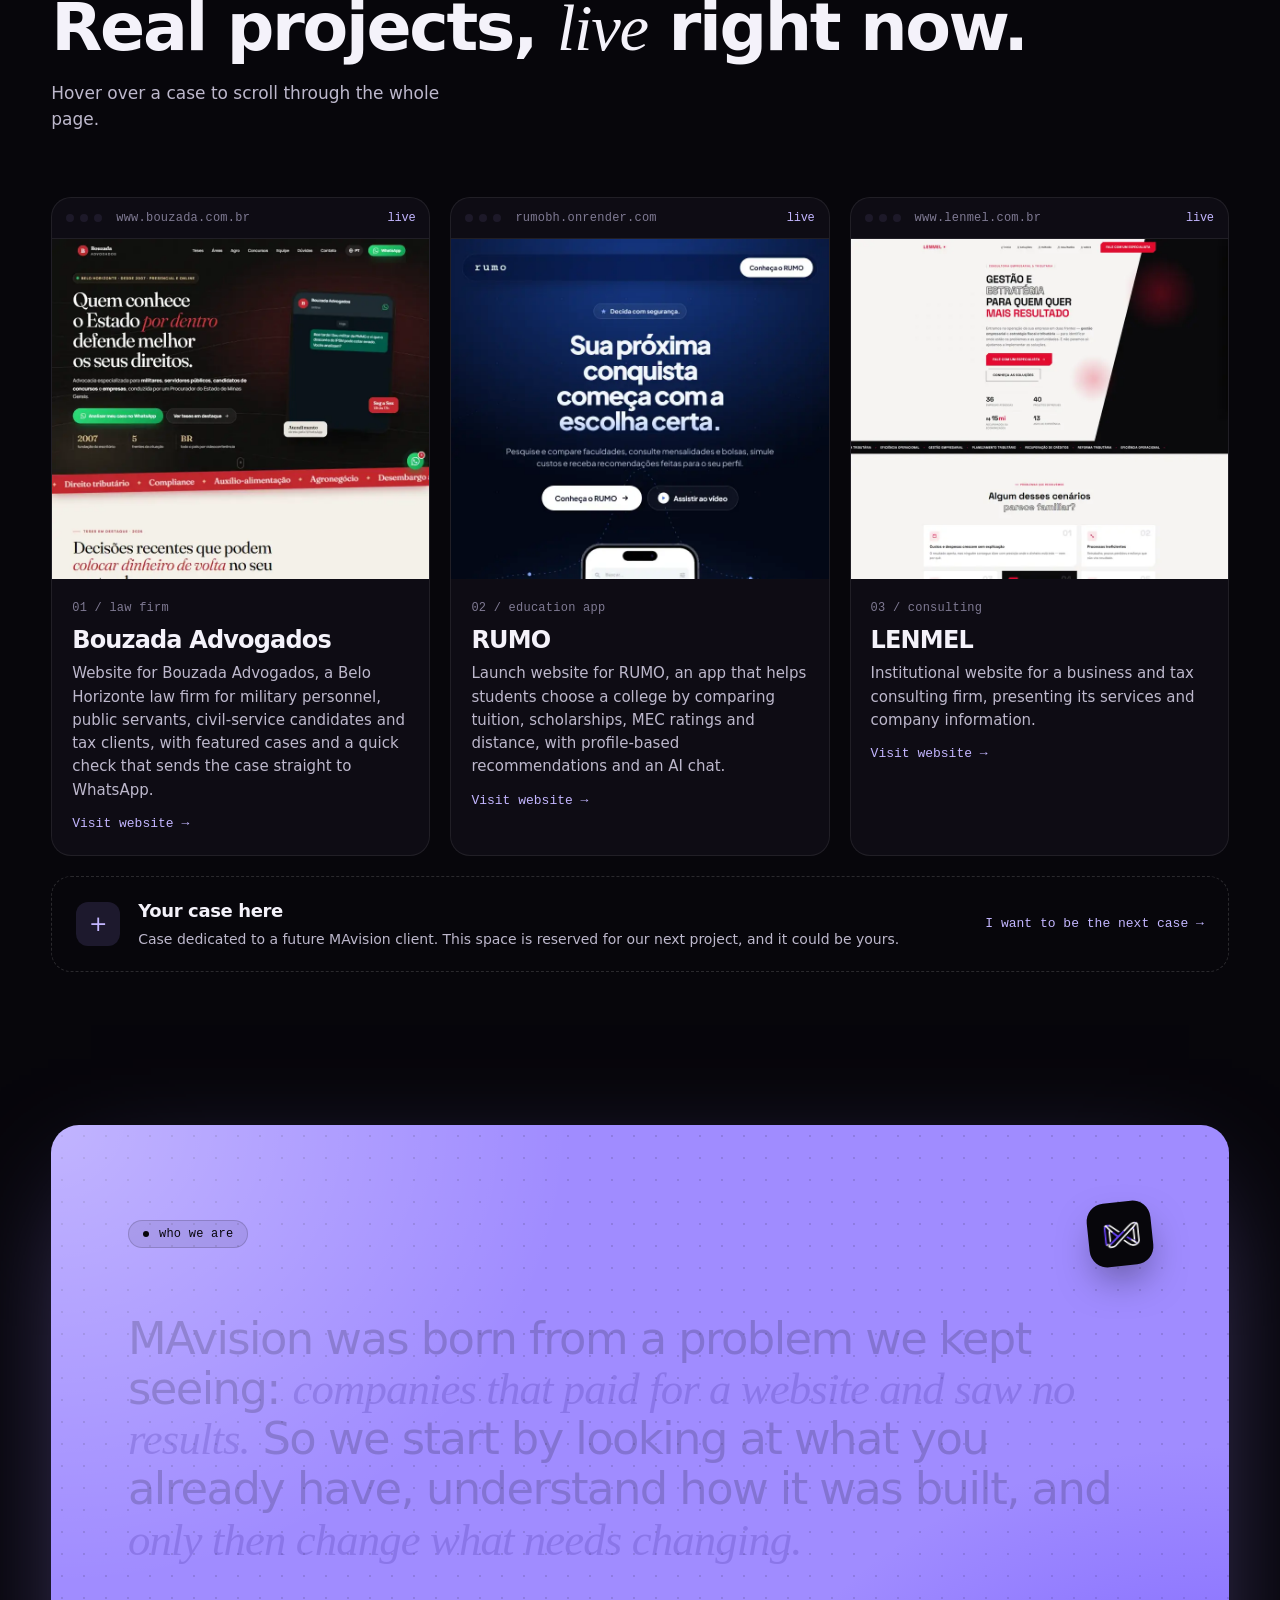
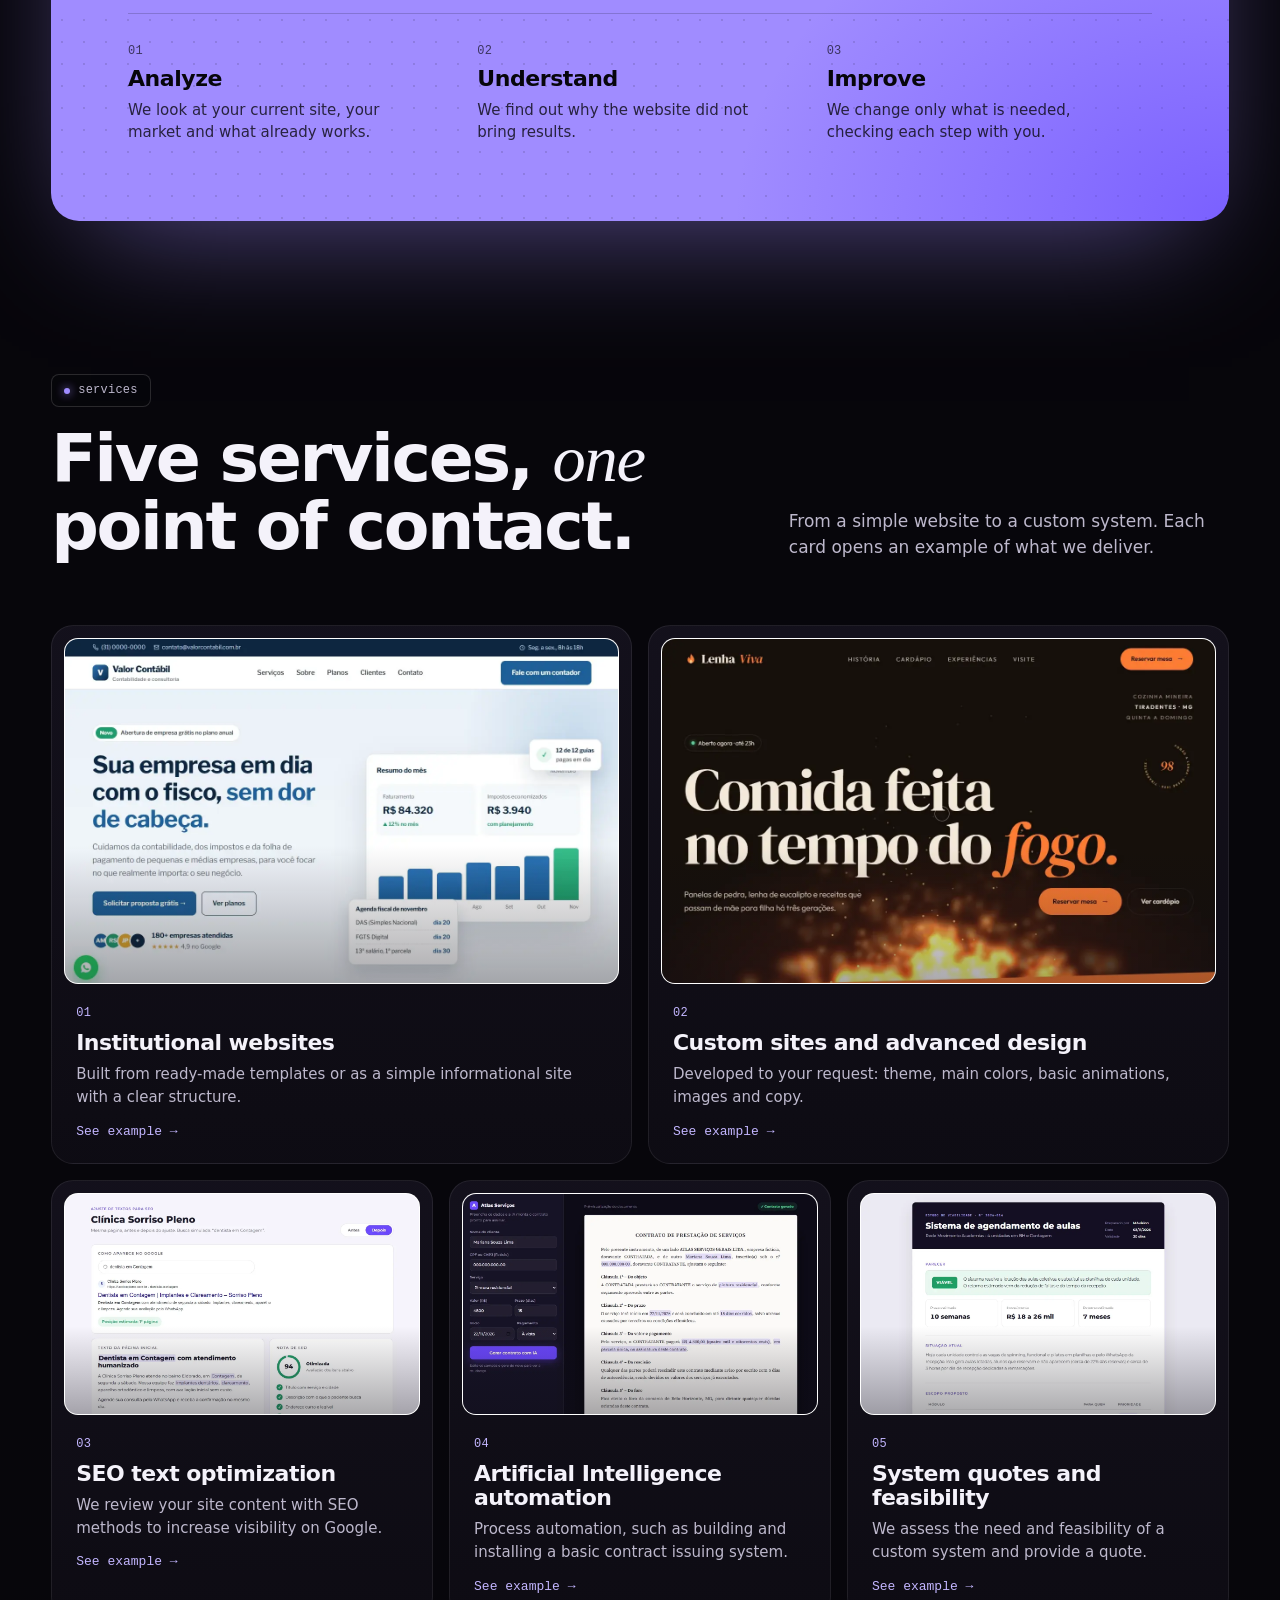
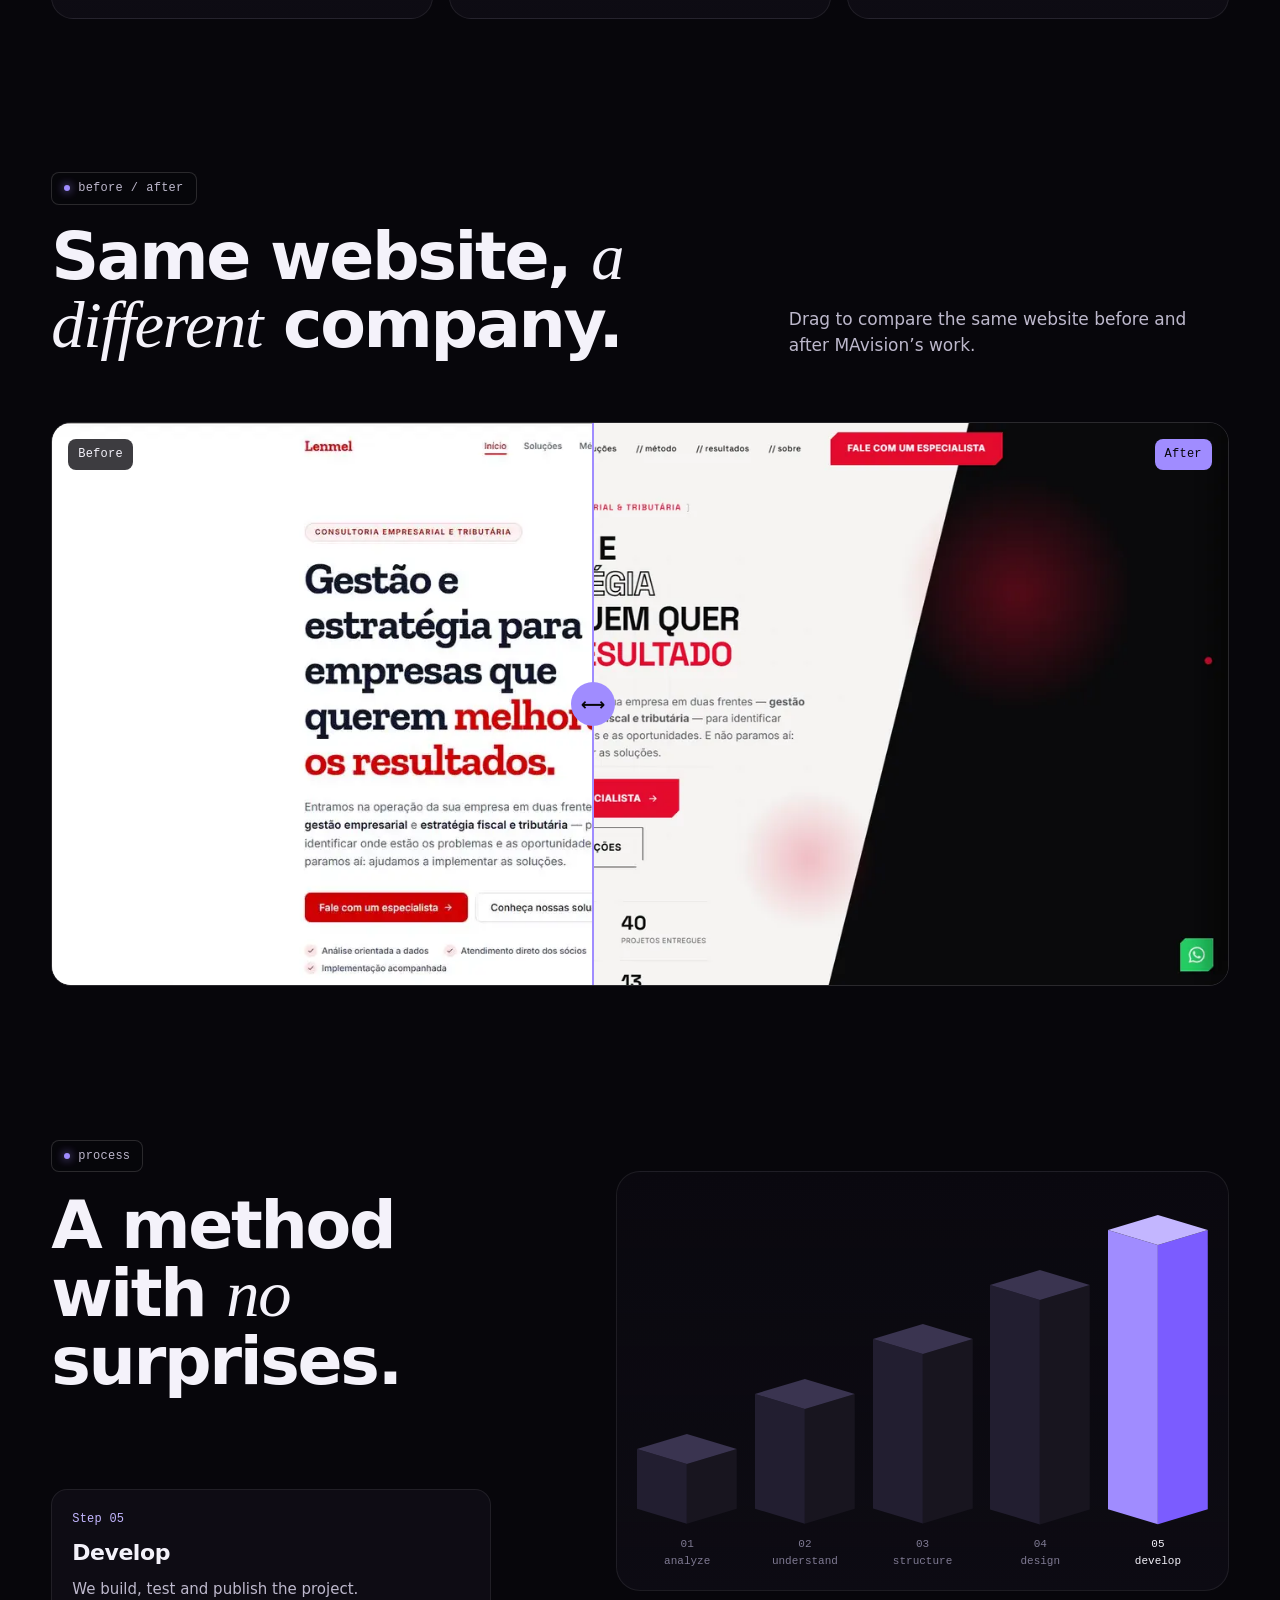
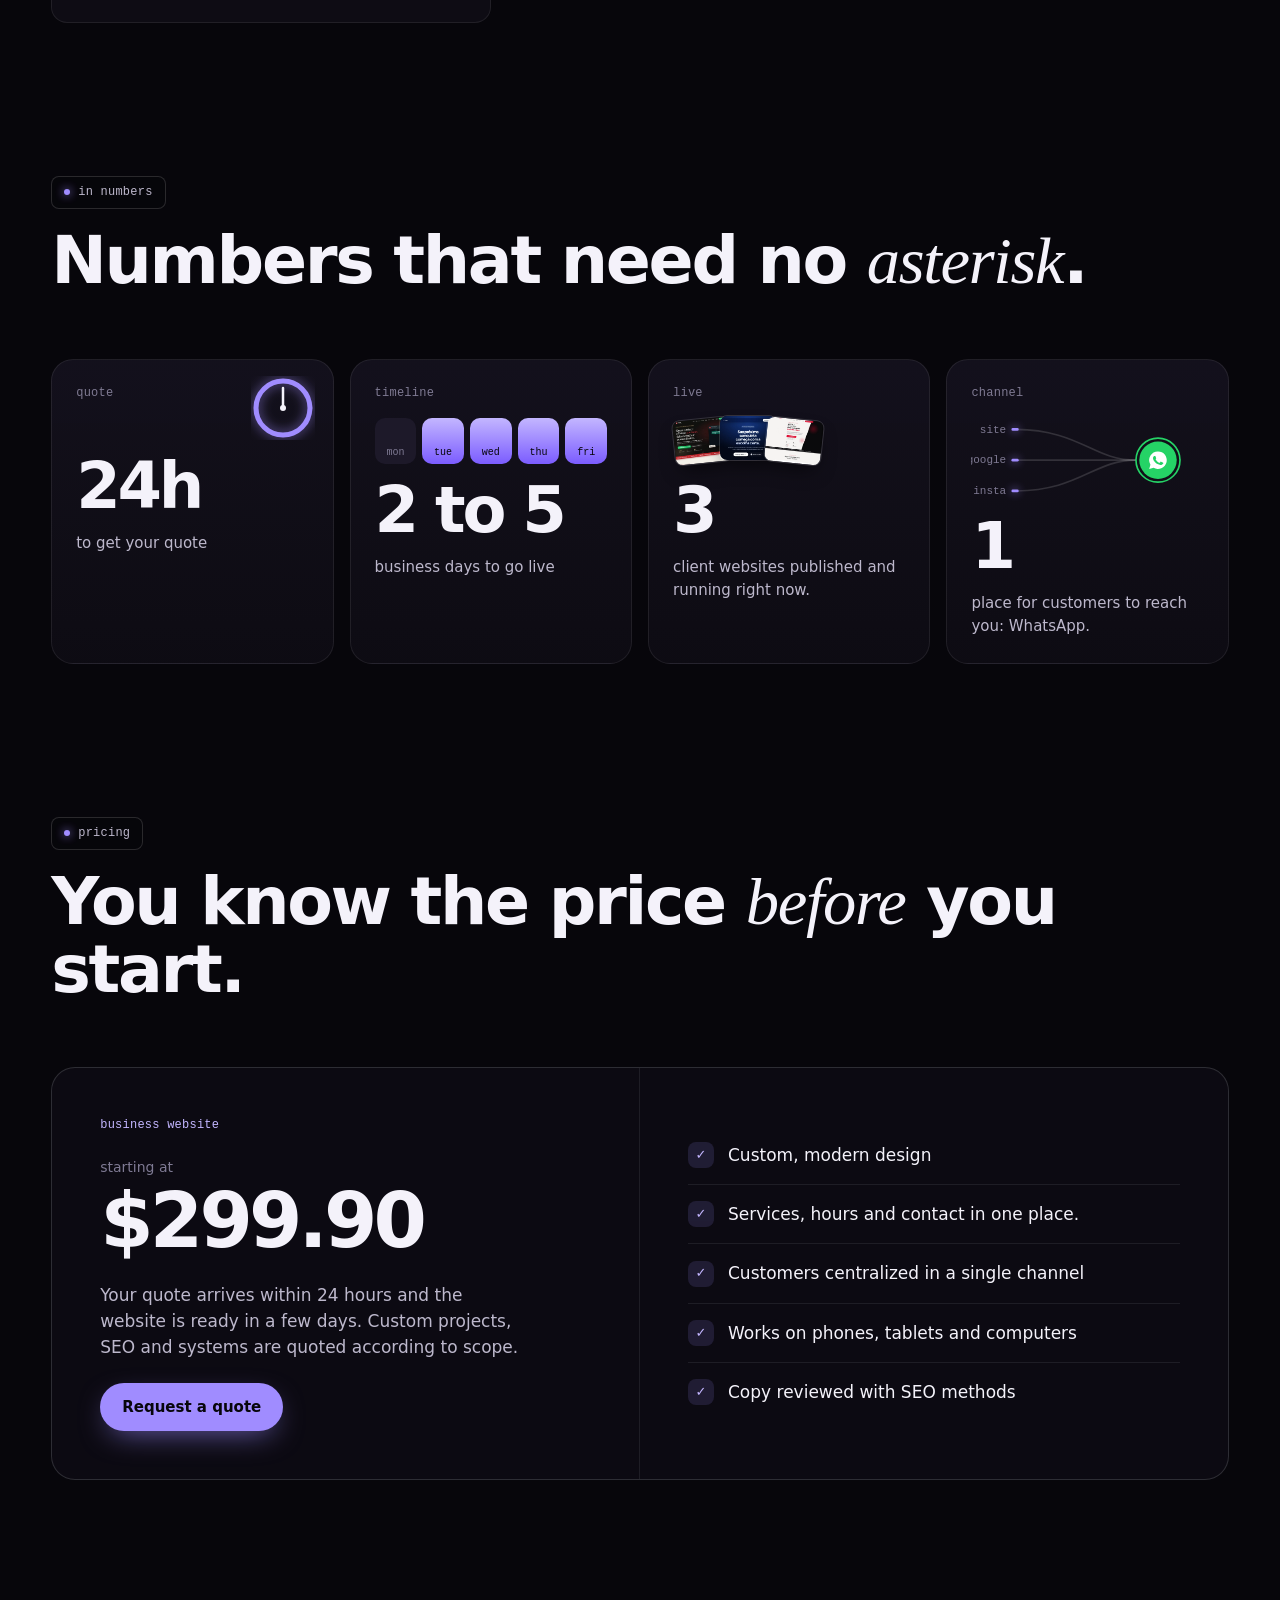
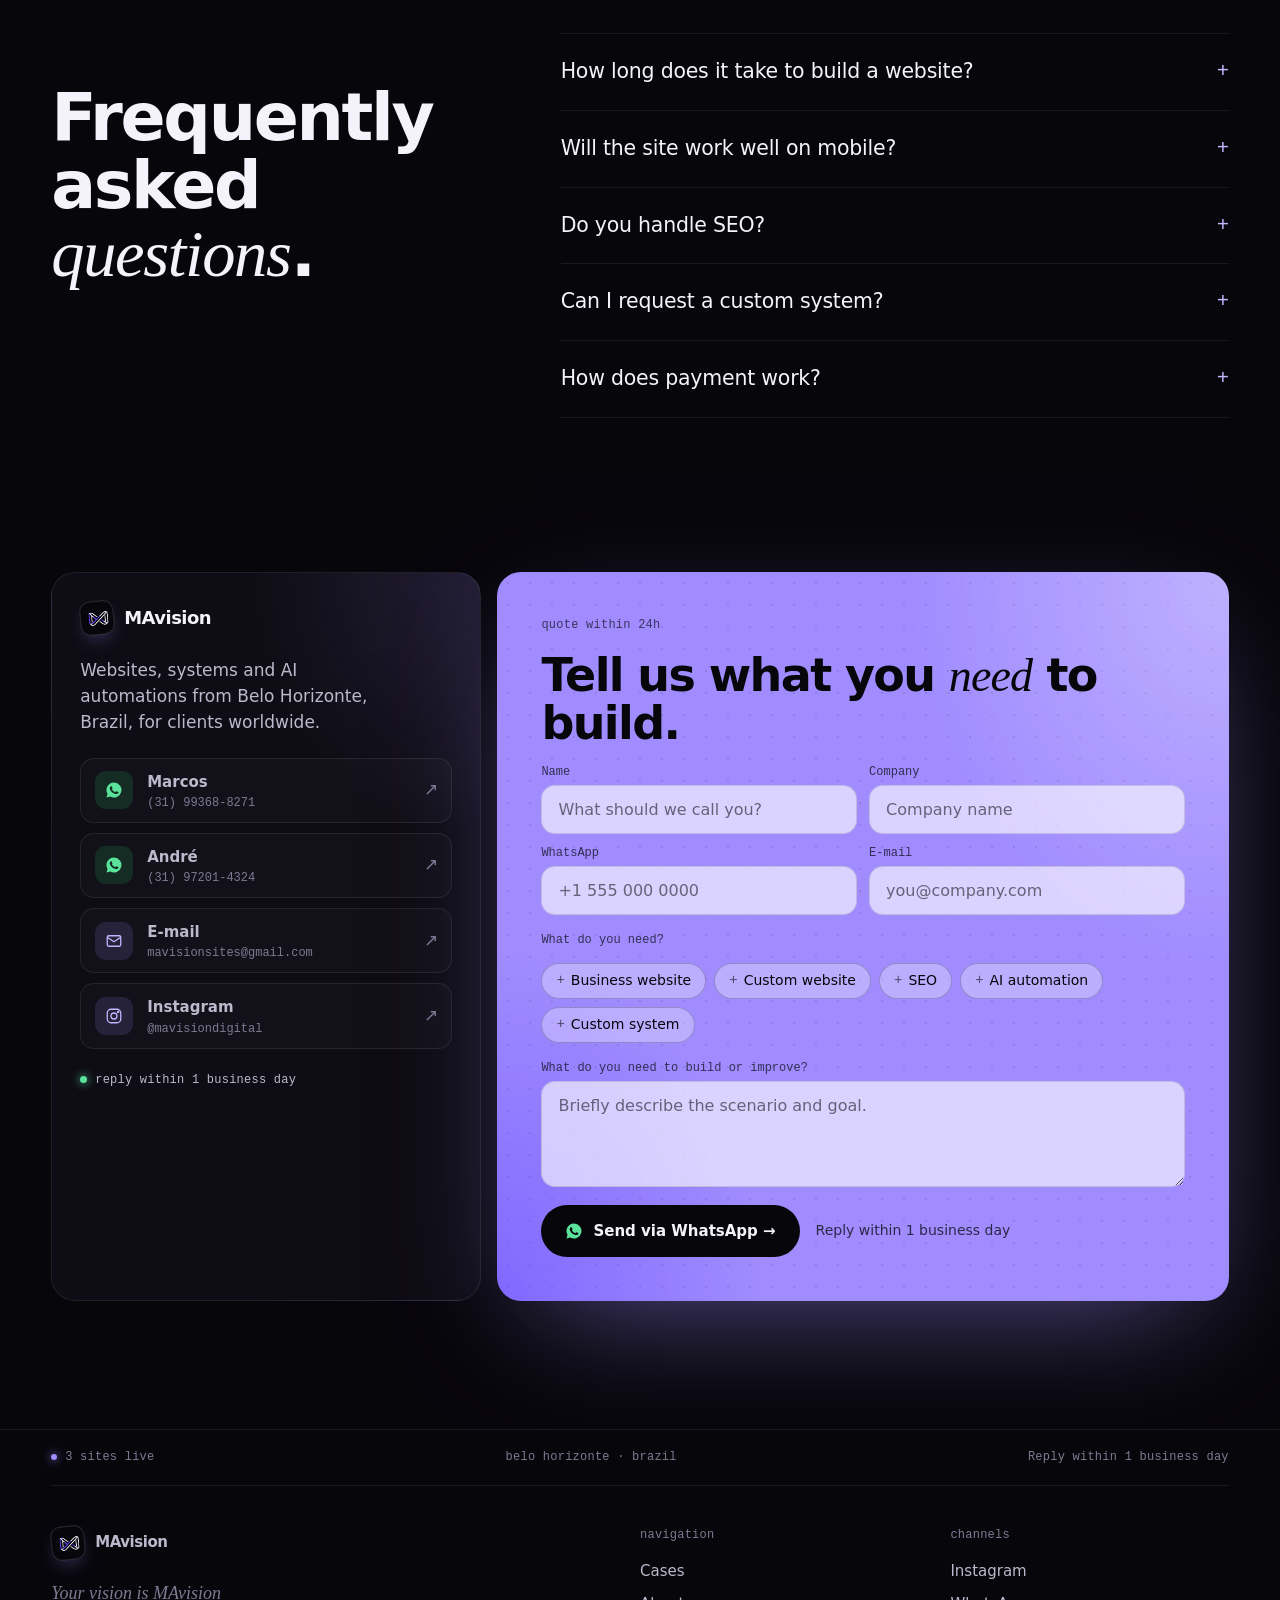
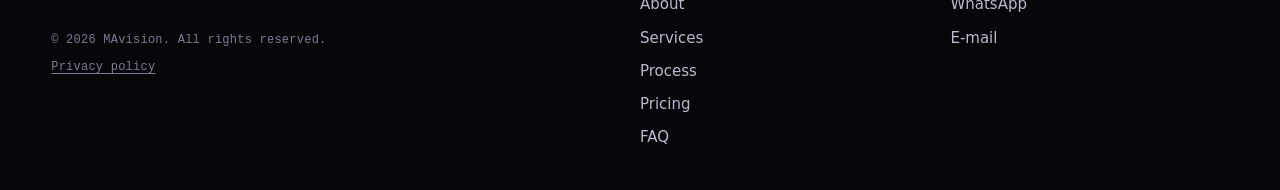
<file: en/index.html>
<!DOCTYPE html>
<!-- Gerado por build.js a partir de src/index.template.html e i18n.js. Não edite este arquivo; edite o modelo e rode: node build.js -->
<html lang="en">
<head>
<meta charset="utf-8">
<meta name="viewport" content="width=device-width, initial-scale=1, viewport-fit=cover">
<meta http-equiv="Content-Security-Policy" content="default-src 'none'; script-src 'self'; style-src 'self' 'unsafe-inline' https://fonts.googleapis.com; font-src https://fonts.gstatic.com; img-src 'self' data:; frame-src 'self'; manifest-src 'self'; base-uri 'none'; form-action 'none'">
<meta name="referrer" content="strict-origin-when-cross-origin">
<title>Website Design, SEO and AI Automation | MAvision</title>
<meta name="description" content="Professional website design for businesses in North America, Europe and Brazil: custom sites, SEO and AI automation. Get your quote within 24 hours.">
<link rel="canonical" href="https://www.mavision.com.br/en/">
<link rel="alternate" hreflang="pt-BR" href="https://www.mavision.com.br/">
<link rel="alternate" hreflang="en" href="https://www.mavision.com.br/en/">
<link rel="alternate" hreflang="es" href="https://www.mavision.com.br/es/">
<link rel="alternate" hreflang="x-default" href="https://www.mavision.com.br/en/">
<meta property="og:type" content="website">
<meta property="og:site_name" content="MAvision">
<meta property="og:locale" content="en_US">
<meta property="og:locale:alternate" content="pt_BR">
<meta property="og:locale:alternate" content="es_ES">
<meta property="og:url" content="https://www.mavision.com.br/en/">
<meta property="og:title" content="Website Design, SEO and AI Automation | MAvision">
<meta property="og:description" content="Professional website design for businesses in North America, Europe and Brazil: custom sites, SEO and AI automation. Get your quote within 24 hours.">
<meta property="og:image" content="https://www.mavision.com.br/og-image.jpg">
<meta property="og:image:width" content="1200">
<meta property="og:image:height" content="630">
<meta property="og:image:alt" content="MAvision">
<meta name="twitter:card" content="summary_large_image">
<meta name="twitter:title" content="Website Design, SEO and AI Automation | MAvision">
<meta name="twitter:description" content="Professional website design for businesses in North America, Europe and Brazil: custom sites, SEO and AI automation. Get your quote within 24 hours.">
<meta name="twitter:image" content="https://www.mavision.com.br/og-image.jpg">
<link rel="icon" href="../favicon.ico" sizes="48x48">
<link rel="icon" href="../favicon.svg" type="image/svg+xml">
<link rel="icon" href="../favicon-32.png" type="image/png" sizes="32x32">
<link rel="apple-touch-icon" href="../apple-touch-icon.png">
<link rel="manifest" href="../site.webmanifest">
<meta name="theme-color" content="#07060b">
<script type="application/ld+json">
{"@context":"https://schema.org","@graph":[{"@type":"ProfessionalService","@id":"https://www.mavision.com.br/#mavision","name":"MAvision","url":"https://www.mavision.com.br/en/","inLanguage":"en","slogan":"Your vision is MAvision","description":"Websites, systems and AI automations, structured to attract, convince and convert.","logo":"https://www.mavision.com.br/icon-512.png","image":"https://www.mavision.com.br/og-image.jpg","email":"mavisionsites@gmail.com","telephone":"+55-31-99368-8271","address":{"@type":"PostalAddress","addressLocality":"Belo Horizonte","addressRegion":"MG","addressCountry":"BR"},"areaServed":[{"@type":"Country","name":"Brazil"},{"@type":"Place","name":"North America"},{"@type":"Place","name":"Europe"}],"availableLanguage":["pt-BR","en","es"],"sameAs":["https://instagram.com/mavisiondigital"],"makesOffer":{"@type":"Offer","itemOffered":{"@type":"Service","name":"Institutional websites"},"priceSpecification":[{"@type":"PriceSpecification","minPrice":"299.90","priceCurrency":"USD"},{"@type":"PriceSpecification","minPrice":"305","priceCurrency":"EUR"}]},"hasOfferCatalog":{"@type":"OfferCatalog","name":"Services","itemListElement":[{"@type":"Offer","itemOffered":{"@type":"Service","name":"Institutional websites","description":"Built from ready-made templates or as a simple informational site with a clear structure."}},{"@type":"Offer","itemOffered":{"@type":"Service","name":"Custom sites and advanced design","description":"Developed to your request: theme, main colors, basic animations, images and copy."}},{"@type":"Offer","itemOffered":{"@type":"Service","name":"SEO text optimization","description":"We review your site content with SEO methods to increase visibility on Google."}},{"@type":"Offer","itemOffered":{"@type":"Service","name":"Artificial Intelligence automation","description":"Process automation, such as building and installing a basic contract issuing system."}},{"@type":"Offer","itemOffered":{"@type":"Service","name":"System quotes and feasibility","description":"We assess the need and feasibility of a custom system and provide a quote."}}]}},{"@type":"WebSite","@id":"https://www.mavision.com.br/#site","url":"https://www.mavision.com.br/","name":"MAvision","inLanguage":"en","publisher":{"@id":"https://www.mavision.com.br/#mavision"}},{"@type":"FAQPage","inLanguage":"en","mainEntity":[{"@type":"Question","name":"How long does it take to build a website?","acceptedAnswer":{"@type":"Answer","text":"Institutional sites usually take 2 to 5 business days. Custom projects vary with complexity."}},{"@type":"Question","name":"Will the site work well on mobile?","acceptedAnswer":{"@type":"Answer","text":"Yes. All projects are responsive and optimized for different devices."}},{"@type":"Question","name":"Do you handle SEO?","acceptedAnswer":{"@type":"Answer","text":"Yes. We adjust copy and structure to improve your Google ranking."}},{"@type":"Question","name":"Can I request a custom system?","acceptedAnswer":{"@type":"Answer","text":"Yes. We assess feasibility and send a quote based on your needs."}},{"@type":"Question","name":"How does payment work?","acceptedAnswer":{"@type":"Answer","text":"Terms are set in the quote, after we understand the project scope."}}]}]}
</script>
<link rel="preconnect" href="https://fonts.googleapis.com"><link rel="preconnect" href="https://fonts.gstatic.com" crossorigin>
<link rel="preload" as="style" id="gf" href="https://fonts.googleapis.com/css2?family=Schibsted+Grotesk:wght@400;500;600;700&family=Newsreader:ital,opsz,wght@1,6..72,400&family=JetBrains+Mono:wght@400;500&display=swap">
<noscript><link rel="stylesheet" href="https://fonts.googleapis.com/css2?family=Schibsted+Grotesk:wght@400;500;600;700&family=Newsreader:ital,opsz,wght@1,6..72,400&family=JetBrains+Mono:wght@400;500&display=swap"></noscript>
<link rel="stylesheet" href="../style.css">
<script src="../boot.js"></script>
</head>
<body>
<a class="skip" href="#main">MAvision</a>

<!-- opening: the violet square with the M shrinks into the page (first visit of the session only) -->
<div class="intro" id="intro" aria-hidden="true"><canvas class="inc"></canvas>
<div class="intro-c"><span class="intro-ic"><img src="../logo-sm.webp" alt="" width="180" height="134"></span><b class="intro-w"><span>M</span><span>A</span><span>v</span><span>i</span><span>s</span><span>i</span><span>o</span><span>n</span></b><span class="intro-s">Your vision is MAvision</span></div>
</div>
<canvas id="ribbon" aria-hidden="true"></canvas>

<header class="bar" id="bar">
<a class="brand" href="#hero" aria-label="MAvision"><span class="mk"><img src="../logo-sm.webp" alt="" width="180" height="134"></span>MAvision</a>
<nav id="nv" aria-label="MAvision"><a href="#cases" data-t="n3">Cases</a><a href="#servicos" data-t="n2">Services</a><a href="#processo" data-t="n4">Process</a><a href="#preco" data-t="k1x">Pricing</a><a href="#faq">FAQ</a></nav>
<div class="tools">
<span class="live mono"><i></i><span data-t="zLive">3 sites live</span></span>
<div class="lang" id="lg"><button type="button" aria-haspopup="true" aria-expanded="false" data-a="al" aria-label="Language"><svg viewBox="0 0 24 24" aria-hidden="true"><circle cx="12" cy="12" r="9.5"/><path d="M2.5 12h19M12 2.5a14.5 14.5 0 010 19M12 2.5a14.5 14.5 0 000 19"/></svg><span id="lc">EN</span></button>
<ul><li><a href="../" hreflang="pt-BR" lang="pt-BR" data-l="pt">Português</a></li><li><a href="../en/" hreflang="en" lang="en" data-l="en" aria-current="true">English</a></li><li><a href="../es/" hreflang="es" lang="es" data-l="es">Español</a></li></ul></div>
<a class="btn btn-v btn-sm" href="#contato" data-t="b1">Request a quote</a>
<button class="mb" id="mb" type="button" aria-expanded="false" aria-controls="mp" data-a="am" aria-label="Open menu"><span data-t="mnu">Menu</span></button>
</div>
<div class="mp" id="mp">
<div class="mp-h"><span data-t="mnu">Menu</span><button type="button" class="mp-x" id="mpc" data-t="mcl">Close</button></div>
<nav class="mp-n" aria-label="MAvision"><a href="#hero" data-t="mhm">Home</a><a href="#cases" data-t="n3">Cases</a><a href="#sobre" data-t="n1">About</a><a href="#servicos" data-t="n2">Services</a><a href="#processo" data-t="n4">Process</a><a href="#preco" data-t="k1x">Pricing</a><a href="#faq">FAQ</a><a href="#contato" data-t="n5">Contact</a></nav>
<div class="mp-l"><a href="../" hreflang="pt-BR" lang="pt-BR" data-l="pt">PT</a><a href="../en/" hreflang="en" lang="en" data-l="en" aria-current="true">EN</a><a href="../es/" hreflang="es" lang="es" data-l="es">ES</a></div>
</div>
</header>

<main id="main">

<!-- HERO: the visitor's business runs through the five steps -->
<section class="hero" id="hero">
<div class="hero-copy">
<span class="tag mono rv"><i></i><span data-t="zTag">belo horizonte, brazil / worldwide</span></span>
<h1 class="rv"><span data-t="zHa">Websites that work</span><br><em data-t="zHb">for you.</em></h1>
<p class="lead rv" data-t="zLead">Websites, systems and AI automations, built to be found on Google, load fast on phones and send customers straight to your WhatsApp.</p>
<div class="ctas rv"><a class="btn btn-v" href="#contato" data-t="b1">Request a quote</a><a class="btn btn-g" href="https://wa.me/5531993688271?text=Hello!%20I%20came%20from%20the%20MAvision%20website%20and%20would%20like%20a%20quote%20for%20a%20website%2Fsystem." target="_blank" rel="noopener noreferrer"><svg class="wai" viewBox="0 0 24 24" aria-hidden="true"><path d="M12 2a10 10 0 00-8.6 15.1L2 22l5-1.3A10 10 0 1012 2zm5.2 14.2c-.2.6-1.3 1.2-1.8 1.2-.5.1-1 .2-3.3-.7-2.8-1.2-4.6-4-4.7-4.2-.1-.2-1.1-1.5-1.1-2.8s.7-2 1-2.3c.2-.3.5-.3.7-.3h.5c.2 0 .4 0 .6.5l.8 2c.1.2.1.3 0 .5l-.4.6c-.1.2-.3.3-.1.6.2.3.8 1.3 1.7 2.1 1.2 1 2.1 1.3 2.4 1.5.3.1.4.1.6-.1l.8-1c.2-.3.4-.2.6-.1l1.9.9c.3.1.5.2.5.3.1.2.1.8-.1 1.3z"/></svg><span data-t="bw">Chat on WhatsApp</span></a></div>
<p class="fine mono rv" data-t="zFine">quote in 24h / live in 2 to 5 business days</p>
</div>

<form class="pipe rv" id="pipe" novalidate>
<div class="pipe-top mono"><span><span data-t="zProj">project</span> / <b id="slug" data-t="zSlug">your-business</b></span><span class="dim" data-t="zSteps">5 steps · 1 launch</span><span class="st" id="st"><i></i><em id="stx" data-t="zBuild">building</em></span></div>
<label class="pipe-in" for="biz"><span class="mono" data-t="lvl">What's your business called?</span></label>
<input id="biz" type="text" maxlength="40" autocomplete="organization" data-p="lvp" placeholder="e.g. Blue Harbor Bakery">
<div class="graph" aria-hidden="true">
<svg class="wires" viewBox="0 0 600 260" preserveAspectRatio="none"><path d="M118 130 C150 130,150 130,182 130"/><path d="M298 130 C330 130,330 62,362 62"/><path d="M298 130 C330 130,330 198,362 198"/><path d="M478 62 C500 62,500 130,516 130"/><path d="M478 198 C500 198,500 130,516 130"/><path class="flow" d="M118 130 C150 130,150 130,182 130"/><path class="flow" d="M298 130 C330 130,330 62,362 62"/><path class="flow" d="M298 130 C330 130,330 198,362 198"/><path class="flow" d="M478 62 C500 62,500 130,516 130"/><path class="flow" d="M478 198 C500 198,500 130,516 130"/></svg>
<div class="node n1" data-k="0"><b data-t="zN1">Briefing</b><span class="mono" data-t="zN1s">whatsapp · 24h</span></div>
<div class="node n2" data-k="1"><b data-t="zN2">Layout</b><span class="mono" data-t="zN2s">approved by you</span></div>
<div class="node n3" data-k="2"><b data-t="zN3">SEO</b><span class="mono" data-t="zN3s">title · schema</span></div>
<div class="node n4" data-k="2"><b data-t="zN4">Mobile</b><span class="mono" data-t="zN4s">390px → 1440px</span></div>
<div class="node n5" data-k="3"><b data-t="zN5">Live</b><span class="mono" id="dom" data-t="zDom">yourbusiness.com</span></div>
</div>
<div class="log mono"><span class="dim" data-t="zLog">latest launches</span>
<ul><li><i></i>www.bouzada.com.br<span data-t="zC1">law firm</span><em data-t="zOn">live</em></li><li><i></i>rumobh.onrender.com<span data-t="zC2">app / education</span><em data-t="zOn">live</em></li><li><i></i>www.lenmel.com.br<span data-t="zC3">consulting</span><em data-t="zOn">live</em></li></ul></div>
<a class="btn btn-v btn-block" id="want" href="https://wa.me/5531993688271?text=Hello!%20I%20came%20from%20the%20MAvision%20website%20and%20would%20like%20a%20quote%20for%20a%20website%2Fsystem." target="_blank" rel="noopener noreferrer"><span data-t="lvb">I want a site like this</span> →</a>
</form>
</section>

<!-- STATEMENT -->
<section class="state">
<span class="tag mono rv"><i></i><span data-t="zPb">the problem</span></span>
<h2 class="rv"><span data-t="zSa">Most of a website is</span> <em data-t="zSb">invisible</em>.</h2>
<div class="state-g">
<p class="rv" data-t="zSp">A title Google understands. A page that opens in a second on 4G. A button that leads to the right WhatsApp. Nobody praises these things, but they are how customers find you.</p>
<ul class="mono rv"><li><b data-t="zL1">SEO</b><span data-t="zL1t">copy and structure that rank</span></li><li><b data-t="zL2">Speed</b><span data-t="zL2t">light images, nothing extra</span></li><li><b data-t="zL3">Mobile</b><span data-t="zL3t">designed for the small screen first</span></li><li><b data-t="zL4">1 channel</b><span data-t="zL4t">every contact lands on your WhatsApp</span></li></ul>
</div>
</section>

<!-- CASES -->
<section class="sec" id="cases">
<div class="sh"><span class="tag mono rv"><i></i><span data-t="n3">Cases</span></span><h2 class="rv"><span data-t="zCa">Real projects,</span> <em data-t="zCb">live</em> <span data-t="zCc">right now.</span></h2><p class="rv" data-t="zCd">Hover over a case to scroll through the whole page.</p></div>
<div class="cases">
<a class="case rv" href="https://www.bouzada.com.br/" target="_blank" rel="noopener noreferrer"><div class="cbar mono"><i></i><i></i><i></i><span>www.bouzada.com.br</span><em data-t="zOn">live</em></div><div class="shot"><img src="../projeto-bouzada.webp" alt="Página inicial do site da Bouzada Advogados, escritório de advocacia em Belo Horizonte" width="820" height="8416" loading="lazy"></div><div class="cap"><span class="mono" data-t="zK1">01 / law firm</span><h3>Bouzada Advogados</h3><p data-t="p3">Website for Bouzada Advogados, a Belo Horizonte law firm for military personnel, public servants, civil-service candidates and tax clients, with featured cases and a quick check that sends the case straight to WhatsApp.</p><span class="go" data-t="vs">Visit website</span></div></a>
<a class="case rv" href="https://rumobh.onrender.com/" target="_blank" rel="noopener noreferrer"><div class="cbar mono"><i></i><i></i><i></i><span>rumobh.onrender.com</span><em data-t="zOn">live</em></div><div class="shot"><img src="../projeto-rumo.webp" alt="Página inicial do RUMO, app para escolher faculdade" width="820" height="9760" loading="lazy"></div><div class="cap"><span class="mono" data-t="zK2">02 / education app</span><h3>RUMO</h3><p data-t="p2">Launch website for RUMO, an app that helps students choose a college by comparing tuition, scholarships, MEC ratings and distance, with profile-based recommendations and an AI chat.</p><span class="go" data-t="vs">Visit website</span></div></a>
<a class="case rv" href="https://www.lenmel.com.br" target="_blank" rel="noopener noreferrer"><div class="cbar mono"><i></i><i></i><i></i><span>www.lenmel.com.br</span><em data-t="zOn">live</em></div><div class="shot"><img src="../projeto-lenmel.webp" alt="Página inicial do site da LENMEL, consultoria empresarial e tributária" width="820" height="5219" loading="lazy"></div><div class="cap"><span class="mono" data-t="zK3">03 / consulting</span><h3>LENMEL</h3><p data-t="p1">Institutional website for a business and tax consulting firm, presenting its services and company information.</p><span class="go" data-t="vs">Visit website</span></div></a>
</div>
<a class="next rv" href="#contato"><span class="plus" aria-hidden="true">+</span><span><b data-t="ch">Your case here</b><small data-t="cx">Case dedicated to a future MAvision client. This space is reserved for our next project, and it could be yours.</small></span><span class="go" data-t="cv">I want to be the next case</span></a>
</section>

<!-- ABOUT: the violet field, words light up as you scroll -->
<section class="field-w" id="sobre">
<div class="field" id="field">
<div class="fd-top"><h2 class="mono"><i></i><span data-t="zWho">who we are</span></h2><span class="fd-m"><img src="../logo-sm.webp" alt="" width="180" height="134" loading="lazy"></span></div>
<p class="words" id="words"><span data-t="zM1">MAvision was born from a problem we kept seeing:</span> <em data-t="zM2">companies that paid for a website and saw no results.</em> <span data-t="zM3">So we start by looking at what you already have, understand how it was built, and</span> <em data-t="zM4">only then change what needs changing.</em></p>
<div class="fd-g">
<div class="rv"><b class="mono">01</b><h3 data-t="zP1">Analyze</h3><p data-t="zP1t">We look at your current site, your market and what already works.</p></div>
<div class="rv"><b class="mono">02</b><h3 data-t="zP2">Understand</h3><p data-t="zP2t">We find out why the website did not bring results.</p></div>
<div class="rv"><b class="mono">03</b><h3 data-t="zP3">Improve</h3><p data-t="zP3t">We change only what is needed, checking each step with you.</p></div>
</div>
</div>
</section>

<!-- SERVICES: each card opens a working example -->
<section class="sec" id="servicos">
<div class="sh sh-row"><div><span class="tag mono rv"><i></i><span data-t="n2">Services</span></span><h2 class="rv"><span data-t="zVa">Five services,</span> <em data-t="zVb">one</em> <span data-t="zVc">point of contact.</span></h2></div><p class="rv" data-t="zVd">From a simple website to a custom system. Each card opens an example of what we deliver.</p></div>
<div class="bento">
<article class="sv sv-a ex rv" data-ex="../exemplos/institucional.html" tabindex="0" role="button"><div class="sv-img"><img src="../img/ex-institucional.webp" alt="Exemplo de site institucional para um escritório de contabilidade" width="1264" height="790" loading="lazy"></div><div class="sv-t"><span class="mono">01</span><h3 data-t="s1">Institutional websites</h3><p data-t="d1">Built from ready-made templates or as a simple informational site with a clear structure.</p><span class="go" data-t="vx">See example</span></div></article>
<article class="sv sv-b ex rv" data-ex="../exemplos/sob-medida.html" tabindex="0" role="button"><div class="sv-img"><img src="../img/ex-sob-medida.webp" alt="Exemplo de site sob medida para um restaurante mineiro" width="1264" height="790" loading="lazy"></div><div class="sv-t"><span class="mono">02</span><h3 data-t="s2">Custom sites and advanced design</h3><p data-t="d2">Developed to your request: theme, main colors, basic animations, images and copy.</p><span class="go" data-t="vx">See example</span></div></article>
<article class="sv sv-c ex rv" data-ex="../exemplos/seo.html" tabindex="0" role="button"><div class="sv-img"><img src="../img/ex-seo.webp" alt="Exemplo de ajuste de SEO mostrando o resultado no Google" width="1264" height="790" loading="lazy"></div><div class="sv-t"><span class="mono">03</span><h3 data-t="s3">SEO text optimization</h3><p data-t="d3">We review your site content with SEO methods to increase visibility on Google.</p><span class="go" data-t="vx">See example</span></div></article>
<article class="sv sv-d ex rv" data-ex="../exemplos/automacao.html" tabindex="0" role="button"><div class="sv-img"><img src="../img/ex-automacao.webp" alt="Exemplo de gerador de contratos automatizado" width="1264" height="790" loading="lazy"></div><div class="sv-t"><span class="mono">04</span><h3 data-t="s4">Artificial Intelligence automation</h3><p data-t="d4">Process automation, such as building and installing a basic contract issuing system.</p><span class="go" data-t="vx">See example</span></div></article>
<article class="sv sv-e ex rv" data-ex="../exemplos/viabilidade.html" tabindex="0" role="button"><div class="sv-img"><img src="../img/ex-viabilidade.webp" alt="Exemplo de estudo de viabilidade de um sistema" width="1264" height="790" loading="lazy"></div><div class="sv-t"><span class="mono">05</span><h3 data-t="s5">System quotes and feasibility</h3><p data-t="d5">We assess the need and feasibility of a custom system and provide a quote.</p><span class="go" data-t="vx">See example</span></div></article>
</div>
</section>

<!-- BEFORE / AFTER -->
<section class="sec" id="comparar">
<div class="sh sh-row"><div><span class="tag mono rv"><i></i><span data-t="bfa">Before</span> / <span data-t="bfb">After</span></span><h2 class="rv"><span data-t="zBa">Same website,</span> <em data-t="zBb">a different</em> <span data-t="zBc">company.</span></h2></div><p class="rv" data-t="bfd">Drag to compare the same website before and after MAvision’s work.</p></div>
<div class="ba rv" id="cmp" style="--p:50%">
<img src="../depois-lenmel.webp" alt="Site da LENMEL depois da reformulação feita pela MAvision" width="1400" height="670" loading="lazy">
<div class="ba-a"><img src="../antes-lenmel.webp" alt="Site da LENMEL antes da reformulação" width="1400" height="670" loading="lazy"></div>
<span class="ba-l mono" data-t="bfa">Before</span><span class="ba-r mono" data-t="bfb">After</span>
<div class="ba-h" aria-hidden="true"><span>⟷</span></div>
<input type="range" min="0" max="100" value="50" id="cr" data-a="ac" aria-label="Compare before and after">
</div>
</section>

<!-- PROCESS: five steps that rise -->
<section class="sec" id="processo">
<div class="proc">
<div class="proc-t">
<span class="tag mono rv"><i></i><span data-t="n4">Process</span></span>
<h2 class="rv"><span data-t="zPa">A method with</span> <em data-t="zPb2">no</em> <span data-t="zPc">surprises.</span></h2>
<p class="rv" data-t="zPd">Five steps, always in the same order. Tap a step to see what happens in it.</p>
<div class="step-d rv" aria-live="polite"><span class="mono"><span data-t="et">Step</span> <span id="stepn">05</span></span><b id="stept" data-t="r5">Develop</b><p id="stepx" data-t="e5">We build, test and publish the project.</p></div>
</div>
<div class="iso rv" id="iso" role="tablist" data-a="n4" aria-label="Process">
<button class="col" type="button" role="tab" aria-selected="false" data-i="0"><svg viewBox="0 0 100 90" aria-hidden="true"><g class="pr" style="transition-delay:0.00s"><polygon class="l" points="0,15 50,30 50,90 0,75"/><polygon class="r" points="50,30 100,15 100,75 50,90"/><polygon class="top" points="0,15 50,0 100,15 50,30"/></g></svg><span><b>01</b> <i data-t="r1">Analyze</i></span></button>
<button class="col" type="button" role="tab" aria-selected="false" data-i="1"><svg viewBox="0 0 100 145" aria-hidden="true"><g class="pr" style="transition-delay:0.12s"><polygon class="l" points="0,15 50,30 50,145 0,130"/><polygon class="r" points="50,30 100,15 100,130 50,145"/><polygon class="top" points="0,15 50,0 100,15 50,30"/></g></svg><span><b>02</b> <i data-t="r2">Understand</i></span></button>
<button class="col" type="button" role="tab" aria-selected="false" data-i="2"><svg viewBox="0 0 100 200" aria-hidden="true"><g class="pr" style="transition-delay:0.24s"><polygon class="l" points="0,15 50,30 50,200 0,185"/><polygon class="r" points="50,30 100,15 100,185 50,200"/><polygon class="top" points="0,15 50,0 100,15 50,30"/></g></svg><span><b>03</b> <i data-t="r3">Structure</i></span></button>
<button class="col" type="button" role="tab" aria-selected="false" data-i="3"><svg viewBox="0 0 100 255" aria-hidden="true"><g class="pr" style="transition-delay:0.36s"><polygon class="l" points="0,15 50,30 50,255 0,240"/><polygon class="r" points="50,30 100,15 100,240 50,255"/><polygon class="top" points="0,15 50,0 100,15 50,30"/></g></svg><span><b>04</b> <i data-t="r4">Design</i></span></button>
<button class="col on" type="button" role="tab" aria-selected="true" data-i="4"><svg viewBox="0 0 100 310" aria-hidden="true"><g class="pr" style="transition-delay:0.48s"><polygon class="l" points="0,15 50,30 50,310 0,295"/><polygon class="r" points="50,30 100,15 100,295 50,310"/><polygon class="top" points="0,15 50,0 100,15 50,30"/></g></svg><span><b>05</b> <i data-t="r5">Develop</i></span></button>
</div>
</div>
</section>

<!-- NUMBERS -->
<section class="sec">
<div class="sh"><span class="tag mono rv"><i></i><span data-t="zNm">in numbers</span></span><h2 class="rv"><span data-t="zNa">Numbers that need no</span> <em data-t="zNb">asterisk</em>.</h2></div>
<div class="nums">
<div class="num rv"><div class="num-h"><span class="mono" data-t="zQ1">quote</span><svg class="clock" viewBox="0 0 64 64" aria-hidden="true"><circle class="trk" cx="32" cy="32" r="27"/><circle class="arc" cx="32" cy="32" r="27"/><line class="hand" x1="32" y1="32" x2="32" y2="12"/><circle class="pin" cx="32" cy="32" r="3"/></svg></div><b><span data-n="24">24</span>h</b><p data-t="k2">to get your quote</p></div>
<div class="num rv"><div class="num-h"><span class="mono" data-t="zQ2">timeline</span></div><div class="days" aria-hidden="true"><i><span data-t="zD1">mon</span></i><i class="on"><span data-t="zD2">tue</span></i><i class="on"><span data-t="zD3">wed</span></i><i class="on"><span data-t="zD4">thu</span></i><i class="on"><span data-t="zD5">fri</span></i></div><b><span data-n="2">2</span> <span data-t="zTo">to</span> <span data-n="5">5</span></b><p data-t="k3">business days to go live</p></div>
<div class="num rv"><div class="num-h"><span class="mono" data-t="zQ3">live</span></div><div class="stack" aria-hidden="true"><img src="../projeto-bouzada.webp" alt="" width="820" height="8416" loading="lazy"><img src="../projeto-rumo.webp" alt="" width="820" height="9760" loading="lazy"><img src="../projeto-lenmel.webp" alt="" width="820" height="5219" loading="lazy"></div><b><span data-n="3">3</span></b><p data-t="zQ3t">client websites published and running right now.</p></div>
<div class="num rv"><div class="num-h"><span class="mono" data-t="zQ4">channel</span></div><svg class="funnel" viewBox="0 0 200 84" aria-hidden="true"><path class="ln" d="M38 14 C100 14,110 42,150 42"/><path class="ln" d="M38 42 C90 42,110 42,150 42"/><path class="ln" d="M38 70 C100 70,110 42,150 42"/><path class="dot" d="M38 14 C100 14,110 42,150 42"/><path class="dot" d="M38 42 C90 42,110 42,150 42"/><path class="dot" d="M38 70 C100 70,110 42,150 42"/><text x="32" y="17" text-anchor="end">site</text><text x="32" y="45" text-anchor="end">google</text><text x="32" y="73" text-anchor="end">insta</text><circle class="ring" cx="170" cy="42" r="20"/><circle class="wa-c" cx="170" cy="42" r="17"/><path class="wa-g" transform="translate(160.4 32.4) scale(.8)" d="M12 2a10 10 0 00-8.6 15.1L2 22l5-1.3A10 10 0 1012 2zm5.2 14.2c-.2.6-1.3 1.2-1.8 1.2-.5.1-1 .2-3.3-.7-2.8-1.2-4.6-4-4.7-4.2-.1-.2-1.1-1.5-1.1-2.8s.7-2 1-2.3c.2-.3.5-.3.7-.3h.5c.2 0 .4 0 .6.5l.8 2c.1.2.1.3 0 .5l-.4.6c-.1.2-.3.3-.1.6.2.3.8 1.3 1.7 2.1 1.2 1 2.1 1.3 2.4 1.5.3.1.4.1.6-.1l.8-1c.2-.3.4-.2.6-.1l1.9.9c.3.1.5.2.5.3.1.2.1.8-.1 1.3z"/></svg><b><span data-n="1">1</span></b><p data-t="zQ4t">place for customers to reach you: WhatsApp.</p></div>
</div>
</section>

<!-- PRICE -->
<section class="sec" id="preco">
<div class="sh"><span class="tag mono rv"><i></i><span data-t="k1x">Pricing</span></span><h2 class="rv"><span data-t="zPra">You know the price</span> <em data-t="zPrb">before</em> <span data-t="zPrc">you start.</span></h2></div>
<div class="price rv">
<div class="pr-l"><span class="mono" data-t="zPrl">business website</span><div class="pr-v"><small data-t="k1">starting at</small><b id="price" data-t="pv">$299.90</b></div><p data-t="zPrd">Your quote arrives within 24 hours and the website is ready in a few days. Custom projects, SEO and systems are quoted according to scope.</p><a class="btn btn-v" href="#contato" data-t="b1">Request a quote</a></div>
<ul class="pr-r"><li><i>✓</i><span data-t="bfb1">Custom, modern design</span></li><li><i>✓</i><span data-t="mp">Services, hours and contact in one place.</span></li><li><i>✓</i><span data-t="bfb3">Customers centralized in a single channel</span></li><li><i>✓</i><span data-t="x4full">Works on phones, tablets and computers</span></li><li><i>✓</i><span data-t="zPr5">Copy reviewed with SEO methods</span></li></ul>
</div>
</section>

<!-- FAQ -->
<section class="sec" id="faq">
<div class="faq">
<div><span class="tag mono rv"><i></i>FAQ</span><h2 class="rv"><span data-t="zFa">Frequently asked</span> <em data-t="zFb">questions</em>.</h2></div>
<div class="qs rv">
<details><summary data-t="q1">How long does it take to build a website?</summary><p data-t="w1">Institutional sites usually take 2 to 5 business days. Custom projects vary with complexity.</p></details>
<details><summary data-t="q2">Will the site work well on mobile?</summary><p data-t="w2">Yes. All projects are responsive and optimized for different devices.</p></details>
<details><summary data-t="q3">Do you handle SEO?</summary><p data-t="w3">Yes. We adjust copy and structure to improve your Google ranking.</p></details>
<details><summary data-t="q4">Can I request a custom system?</summary><p data-t="w4">Yes. We assess feasibility and send a quote based on your needs.</p></details>
<details><summary data-t="q5">How does payment work?</summary><p data-t="w5">Terms are set in the quote, after we understand the project scope.</p></details>
</div>
</div>
</section>

<!-- CONTACT -->
<section class="sec" id="contato">
<div class="cta">
<div class="cta-l rv">
<a class="brand" href="#hero" aria-label="MAvision"><span class="mk"><img src="../logo-sm.webp" alt="" width="180" height="134" loading="lazy"></span>MAvision</a>
<p data-t="zCt">Websites, systems and AI automations from Belo Horizonte, Brazil, for clients worldwide.</p>
<ul class="chl">
<li><a href="https://wa.me/5531993688271" target="_blank" rel="noopener noreferrer"><i class="ci"><svg class="wai" viewBox="0 0 24 24" aria-hidden="true"><path d="M12 2a10 10 0 00-8.6 15.1L2 22l5-1.3A10 10 0 1012 2zm5.2 14.2c-.2.6-1.3 1.2-1.8 1.2-.5.1-1 .2-3.3-.7-2.8-1.2-4.6-4-4.7-4.2-.1-.2-1.1-1.5-1.1-2.8s.7-2 1-2.3c.2-.3.5-.3.7-.3h.5c.2 0 .4 0 .6.5l.8 2c.1.2.1.3 0 .5l-.4.6c-.1.2-.3.3-.1.6.2.3.8 1.3 1.7 2.1 1.2 1 2.1 1.3 2.4 1.5.3.1.4.1.6-.1l.8-1c.2-.3.4-.2.6-.1l1.9.9c.3.1.5.2.5.3.1.2.1.8-.1 1.3z"/></svg></i><span><b>Marcos</b><small>(31) 99368-8271</small></span><em aria-hidden="true">↗</em></a></li>
<li><a href="https://wa.me/5531972014324" target="_blank" rel="noopener noreferrer"><i class="ci"><svg class="wai" viewBox="0 0 24 24" aria-hidden="true"><path d="M12 2a10 10 0 00-8.6 15.1L2 22l5-1.3A10 10 0 1012 2zm5.2 14.2c-.2.6-1.3 1.2-1.8 1.2-.5.1-1 .2-3.3-.7-2.8-1.2-4.6-4-4.7-4.2-.1-.2-1.1-1.5-1.1-2.8s.7-2 1-2.3c.2-.3.5-.3.7-.3h.5c.2 0 .4 0 .6.5l.8 2c.1.2.1.3 0 .5l-.4.6c-.1.2-.3.3-.1.6.2.3.8 1.3 1.7 2.1 1.2 1 2.1 1.3 2.4 1.5.3.1.4.1.6-.1l.8-1c.2-.3.4-.2.6-.1l1.9.9c.3.1.5.2.5.3.1.2.1.8-.1 1.3z"/></svg></i><span><b>André</b><small>(31) 97201-4324</small></span><em aria-hidden="true">↗</em></a></li>
<li><a href="mailto:mavisionsites@gmail.com"><i class="ci"><svg viewBox="0 0 24 24" aria-hidden="true"><rect x="3" y="5" width="18" height="14" rx="2"/><path d="M3 7l9 6 9-6"/></svg></i><span><b>E-mail</b><small>mavisionsites@gmail.com</small></span><em aria-hidden="true">↗</em></a></li>
<li><a href="https://instagram.com/mavisiondigital" target="_blank" rel="noopener noreferrer"><i class="ci"><svg viewBox="0 0 24 24" aria-hidden="true"><rect x="3" y="3" width="18" height="18" rx="5"/><circle cx="12" cy="12" r="4"/><circle cx="17.5" cy="6.5" r=".8"/></svg></i><span><b>Instagram</b><small>@mavisiondigital</small></span><em aria-hidden="true">↗</em></a></li>
</ul>
<span class="reply mono"><i></i><span data-t="zReply">reply within 1 business day</span></span>
</div>
<form class="cta-r rv" id="fm" novalidate>
<span class="mono" data-t="zF24">quote within 24h</span>
<h2><span data-t="zFh1">Tell us what you</span> <em data-t="zFh2">need</em> <span data-t="zFh3">to build.</span></h2>
<div class="fg">
<div class="fl"><label for="n" data-t="ln">Name</label><input id="n" required maxlength="100" autocomplete="name" data-p="pn" placeholder="What should we call you?"></div>
<div class="fl"><label for="e" data-t="le">Company</label><input id="e" maxlength="120" autocomplete="organization" data-p="pe" placeholder="Company name"></div>
<div class="fl"><label for="w">WhatsApp</label><input id="w" required maxlength="20" inputmode="tel" autocomplete="tel" data-p="pw" placeholder="+1 555 000 0000"></div>
<div class="fl"><label for="m" data-t="lm">E-mail</label><input id="m" type="email" required maxlength="254" autocomplete="email" data-p="pm" placeholder="you@company.com"></div>
</div>
<fieldset class="need"><legend data-t="zNeed">What do you need?</legend>
<label><input type="checkbox" name="sv" value="1"><span data-t="zSv1">Business website</span></label><label><input type="checkbox" name="sv" value="2"><span data-t="zSv2">Custom website</span></label><label><input type="checkbox" name="sv" value="3"><span data-t="zSv3">SEO</span></label><label><input type="checkbox" name="sv" value="4"><span data-t="zSv4">AI automation</span></label><label><input type="checkbox" name="sv" value="5"><span data-t="zSv5">Custom system</span></label>
</fieldset>
<div class="fl"><label for="x" data-t="lx">What do you need to build or improve?</label><textarea id="x" rows="4" required maxlength="2000" data-p="px" placeholder="Briefly describe the scenario and goal."></textarea></div>
<div class="fm-b"><button class="btn btn-k" type="submit"><svg class="wai" viewBox="0 0 24 24" aria-hidden="true"><path d="M12 2a10 10 0 00-8.6 15.1L2 22l5-1.3A10 10 0 1012 2zm5.2 14.2c-.2.6-1.3 1.2-1.8 1.2-.5.1-1 .2-3.3-.7-2.8-1.2-4.6-4-4.7-4.2-.1-.2-1.1-1.5-1.1-2.8s.7-2 1-2.3c.2-.3.5-.3.7-.3h.5c.2 0 .4 0 .6.5l.8 2c.1.2.1.3 0 .5l-.4.6c-.1.2-.3.3-.1.6.2.3.8 1.3 1.7 2.1 1.2 1 2.1 1.3 2.4 1.5.3.1.4.1.6-.1l.8-1c.2-.3.4-.2.6-.1l1.9.9c.3.1.5.2.5.3.1.2.1.8-.1 1.3z"/></svg><span data-t="zSend">Send via WhatsApp →</span></button><p class="rs" id="rs" data-t="resp">Reply within 1 business day</p></div>
</form>
</div>
</section>
</main>

<footer class="foot">
<div class="foot-t mono"><span><i></i><span data-t="zLive">3 sites live</span></span><span data-t="zCity">belo horizonte · brazil</span><span data-t="resp">Reply within 1 business day</span></div>
<div class="foot-g">
<div><a class="brand" href="#hero" aria-label="MAvision"><span class="mk"><img src="../logo-sm.webp" alt="" width="180" height="134" loading="lazy"></span>MAvision</a><p class="sl">Your vision is MAvision</p><p class="mono cp">&copy; 2026 MAvision. <span data-t="rg">All rights reserved.</span></p><button type="button" class="mono pvb" id="pvb" data-t="pp">Privacy policy</button></div>
<div><h4 class="mono" data-t="zNav">navigation</h4><a href="#cases" data-t="n3">Cases</a><a href="#sobre" data-t="n1">About</a><a href="#servicos" data-t="n2">Services</a><a href="#processo" data-t="n4">Process</a><a href="#preco" data-t="k1x">Pricing</a><a href="#faq">FAQ</a></div>
<div><h4 class="mono" data-t="zChan">channels</h4><a href="https://instagram.com/mavisiondigital" target="_blank" rel="noopener noreferrer">Instagram</a><a href="https://wa.me/5531993688271?text=Hello!%20I%20came%20from%20the%20MAvision%20website%20and%20would%20like%20a%20quote%20for%20a%20website%2Fsystem." target="_blank" rel="noopener noreferrer">WhatsApp</a><a href="mailto:mavisionsites@gmail.com">E-mail</a></div>
</div>
</footer>

<button class="tp" id="tp" type="button" data-a="at2" aria-label="Back to top"><svg viewBox="0 0 24 24"><path d="M12 19V5M5 12l7-7 7 7"/></svg></button>
<a class="wa" id="wa" href="https://wa.me/5531993688271?text=Hello!%20I%20came%20from%20the%20MAvision%20website%20and%20would%20like%20a%20quote%20for%20a%20website%2Fsystem." target="_blank" rel="noopener noreferrer" aria-label="WhatsApp"><svg viewBox="0 0 24 24" width="26" height="26" aria-hidden="true"><path d="M12 2a10 10 0 00-8.6 15.1L2 22l5-1.3A10 10 0 1012 2zm5.2 14.2c-.2.6-1.3 1.2-1.8 1.2-.5.1-1 .2-3.3-.7-2.8-1.2-4.6-4-4.7-4.2-.1-.2-1.1-1.5-1.1-2.8s.7-2 1-2.3c.2-.3.5-.3.7-.3h.5c.2 0 .4 0 .6.5l.8 2c.1.2.1.3 0 .5l-.4.6c-.1.2-.3.3-.1.6.2.3.8 1.3 1.7 2.1 1.2 1 2.1 1.3 2.4 1.5.3.1.4.1.6-.1l.8-1c.2-.3.4-.2.6-.1l1.9.9c.3.1.5.2.5.3.1.2.1.8-.1 1.3z"/></svg></a>

<dialog id="ex" class="exd"><div class="exw"><div class="f-top"><i></i><i></i><i></i><span id="exu"></span><a id="exo" href="#" target="_blank" rel="noopener noreferrer" data-t="xo">Open full screen ↗</a><button type="button" id="exc" data-a="ax" aria-label="Close">&times;</button></div><iframe id="exf" sandbox="allow-scripts allow-forms" data-a="ae" title="Project example"></iframe></div></dialog>
<dialog id="dg" class="pold"><h3 data-t="pp">Privacy policy</h3><p data-t="pt2" class="pol">Last updated: November 2026.

Controller: MAvision, reachable at mavisionsites@gmail.com.

Data collected: name, company, WhatsApp, e-mail and the message you write in the form. The site uses no cookies, tracking or ad tools. Its fonts come from Google Fonts, which receives the visitor's IP address to deliver those files.

Purpose: to reply to you and prepare your quote, based on the consent you give by submitting the form (Brazilian LGPD, art. 7, I).

Sharing: when you submit, the message opens in WhatsApp, a Meta service. We never sell or pass your data to other companies.

Retention: we keep conversations while the service or contract lasts, then delete them.

Your rights: you may request access to, correction or deletion of your data at any time via the e-mail above.</p><form method="dialog"><button class="btn btn-v">OK</button></form></dialog>

<script src="../i18n.js"></script>
<script src="../script.js"></script>
</body>
</html>
</file>
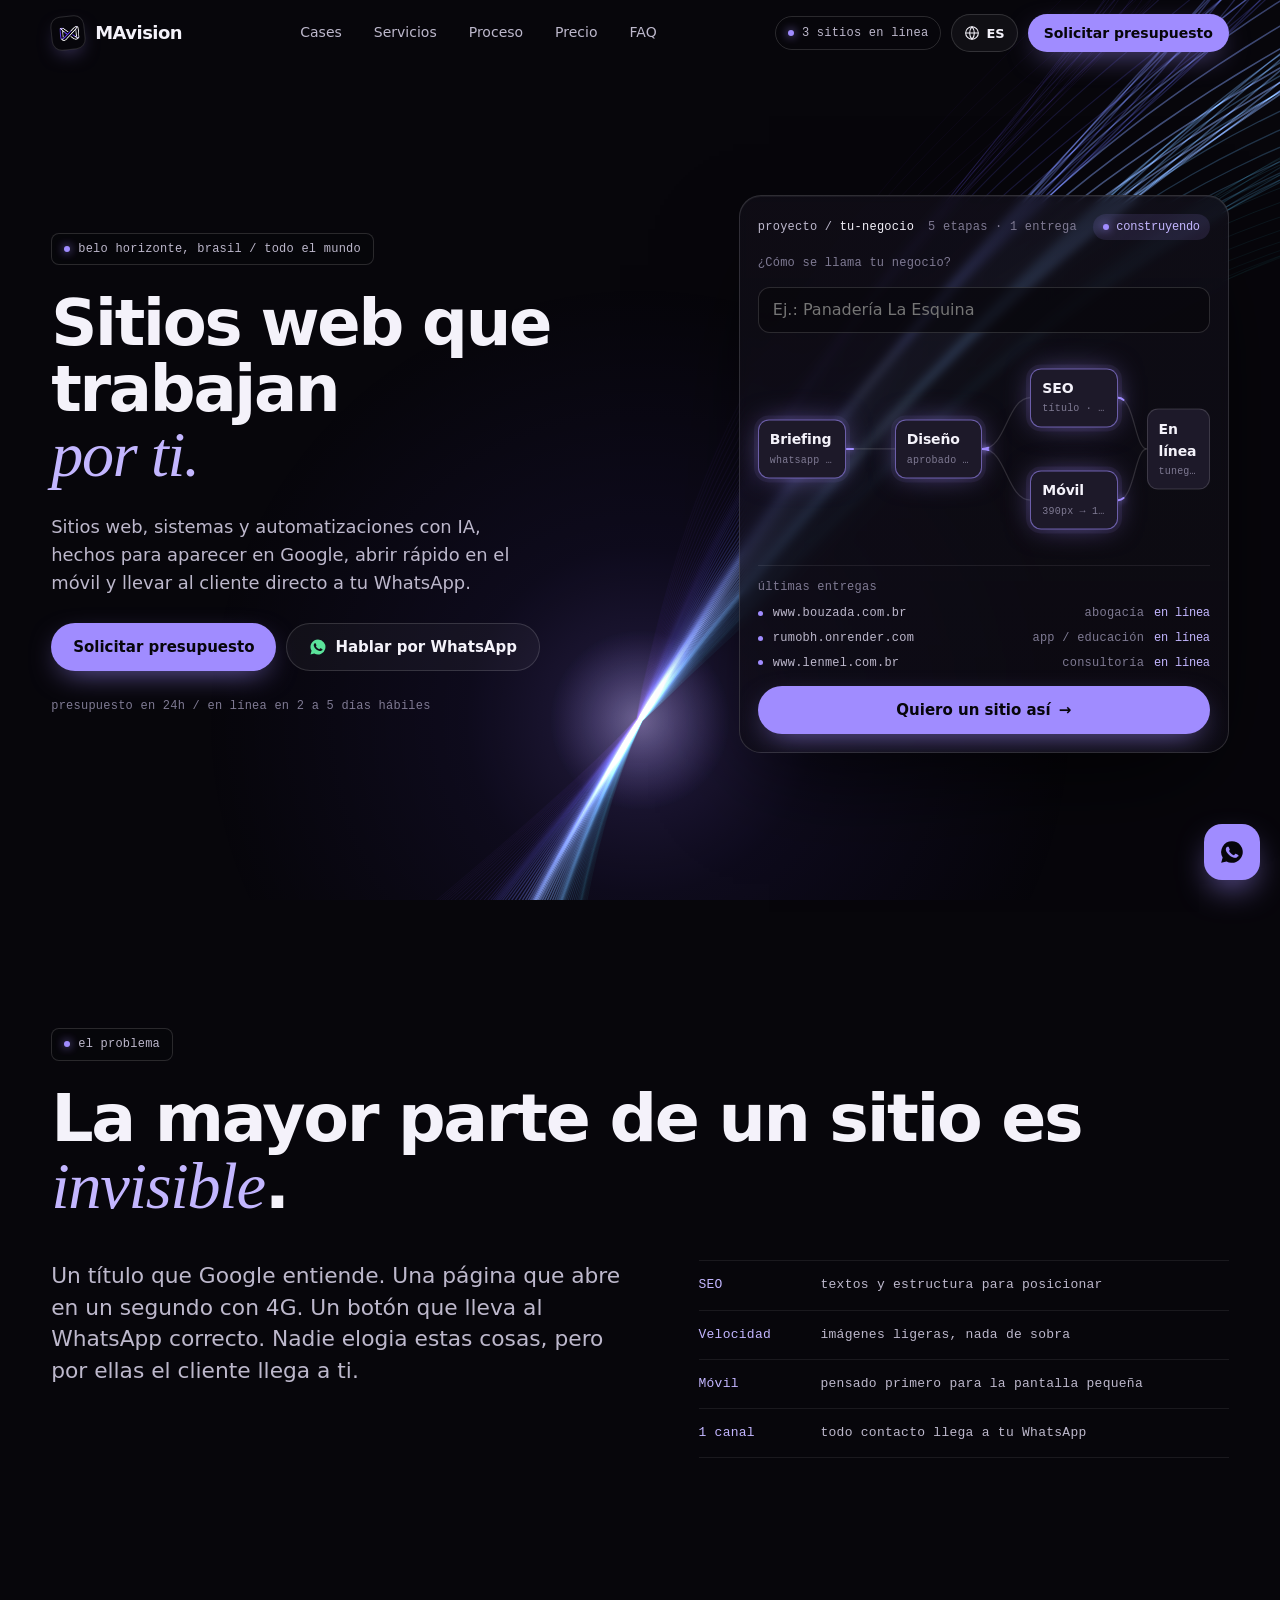
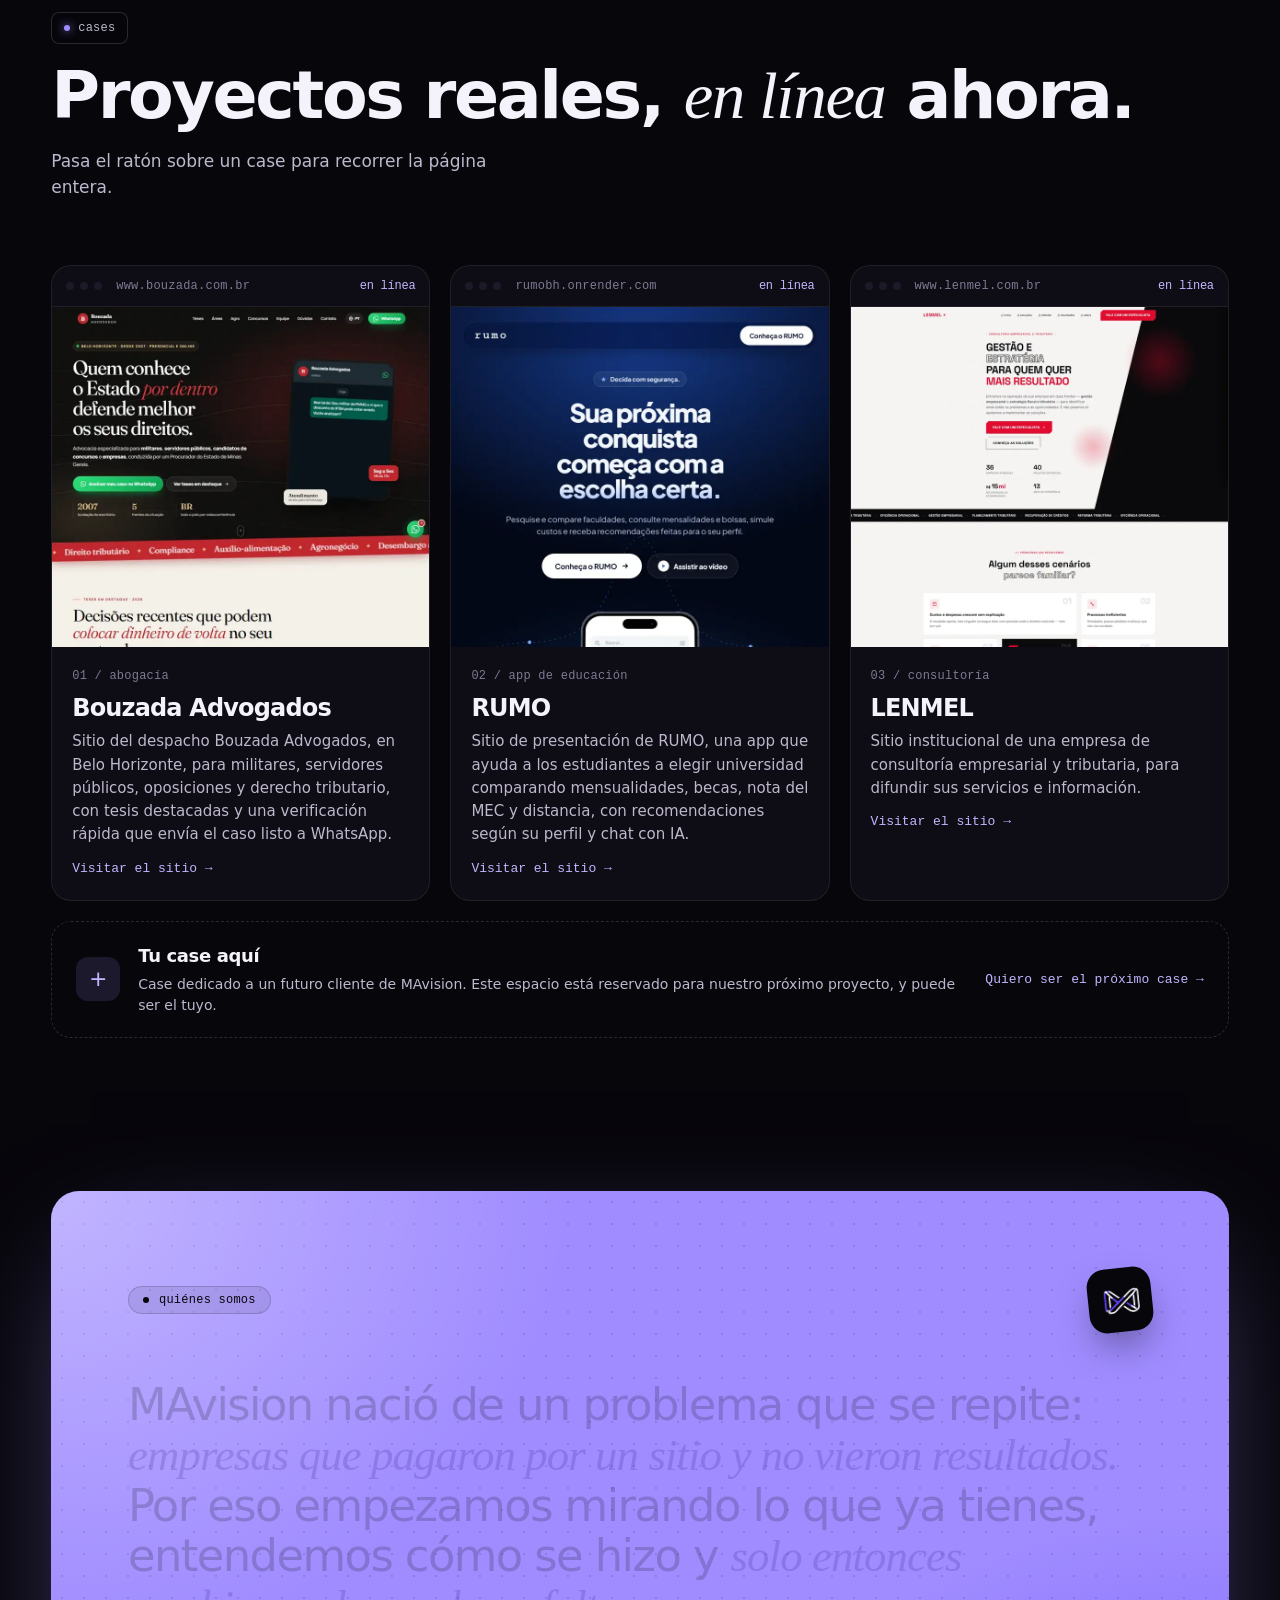
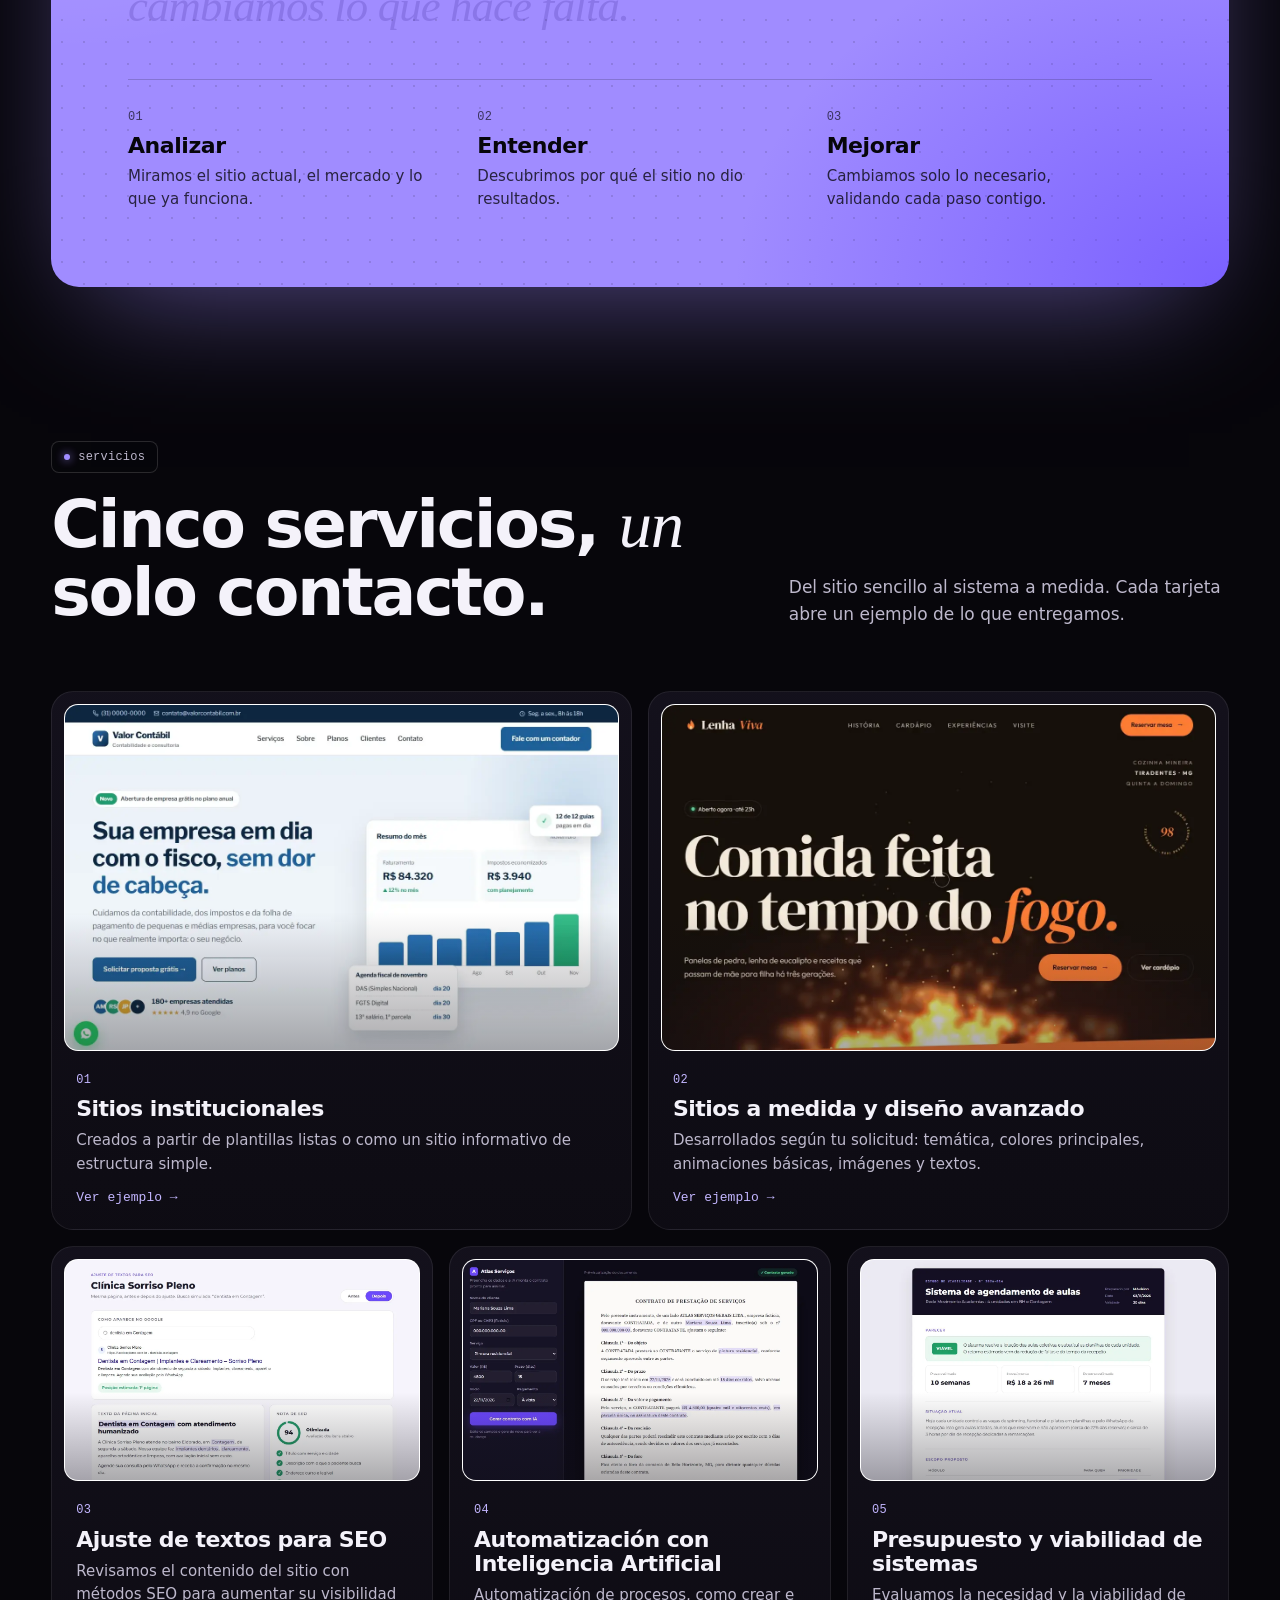
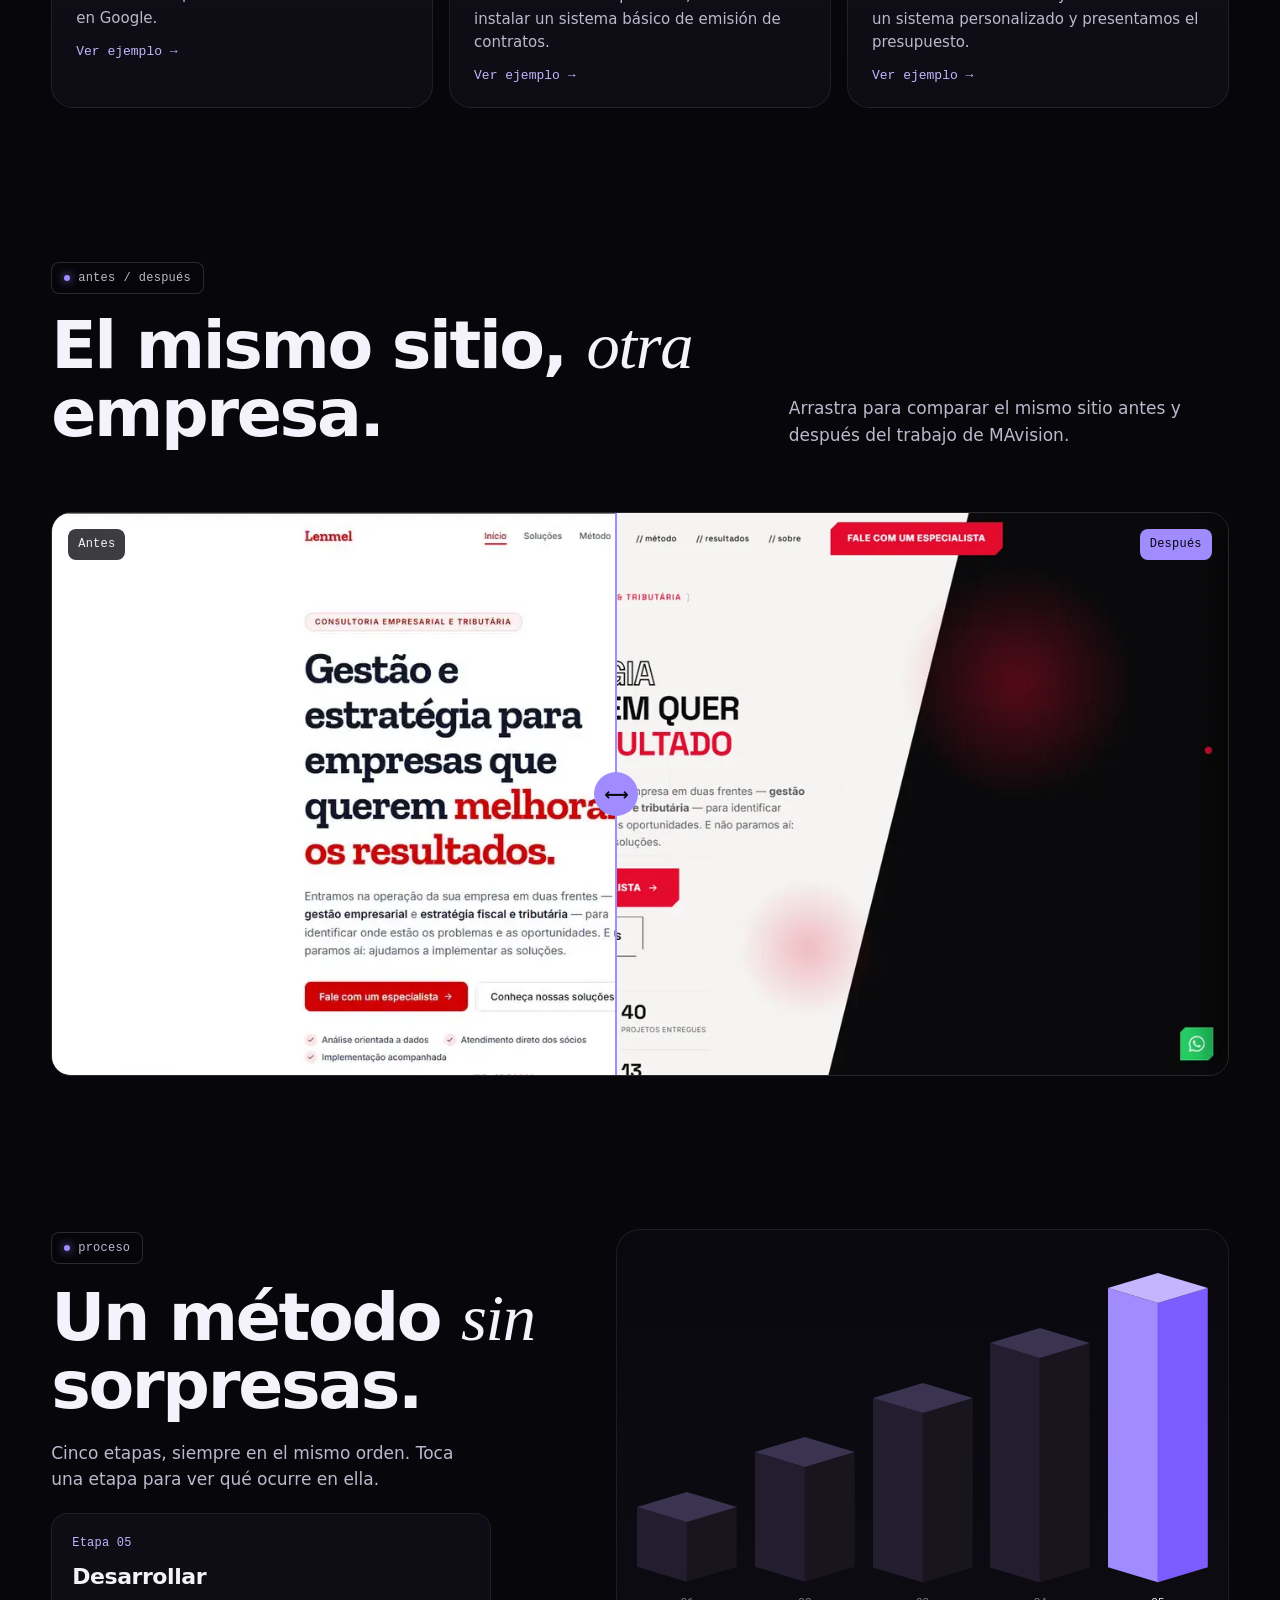
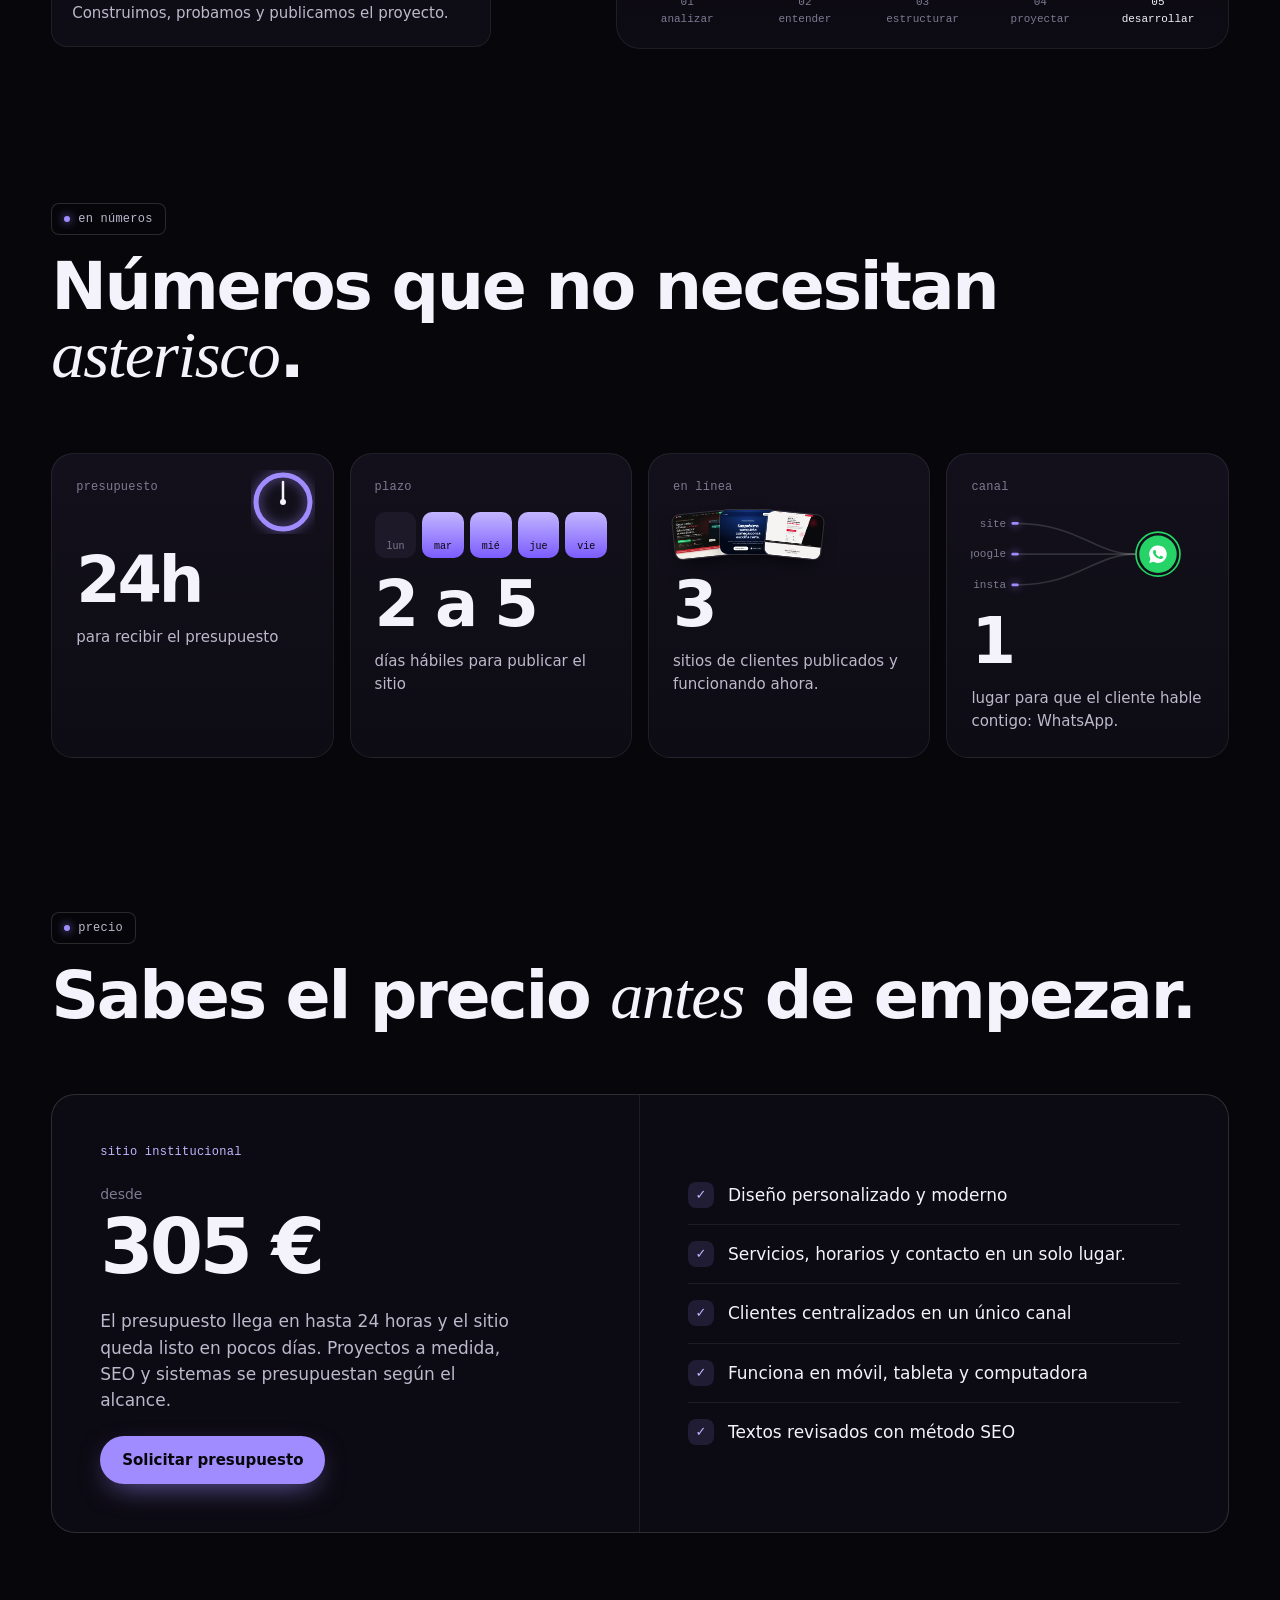
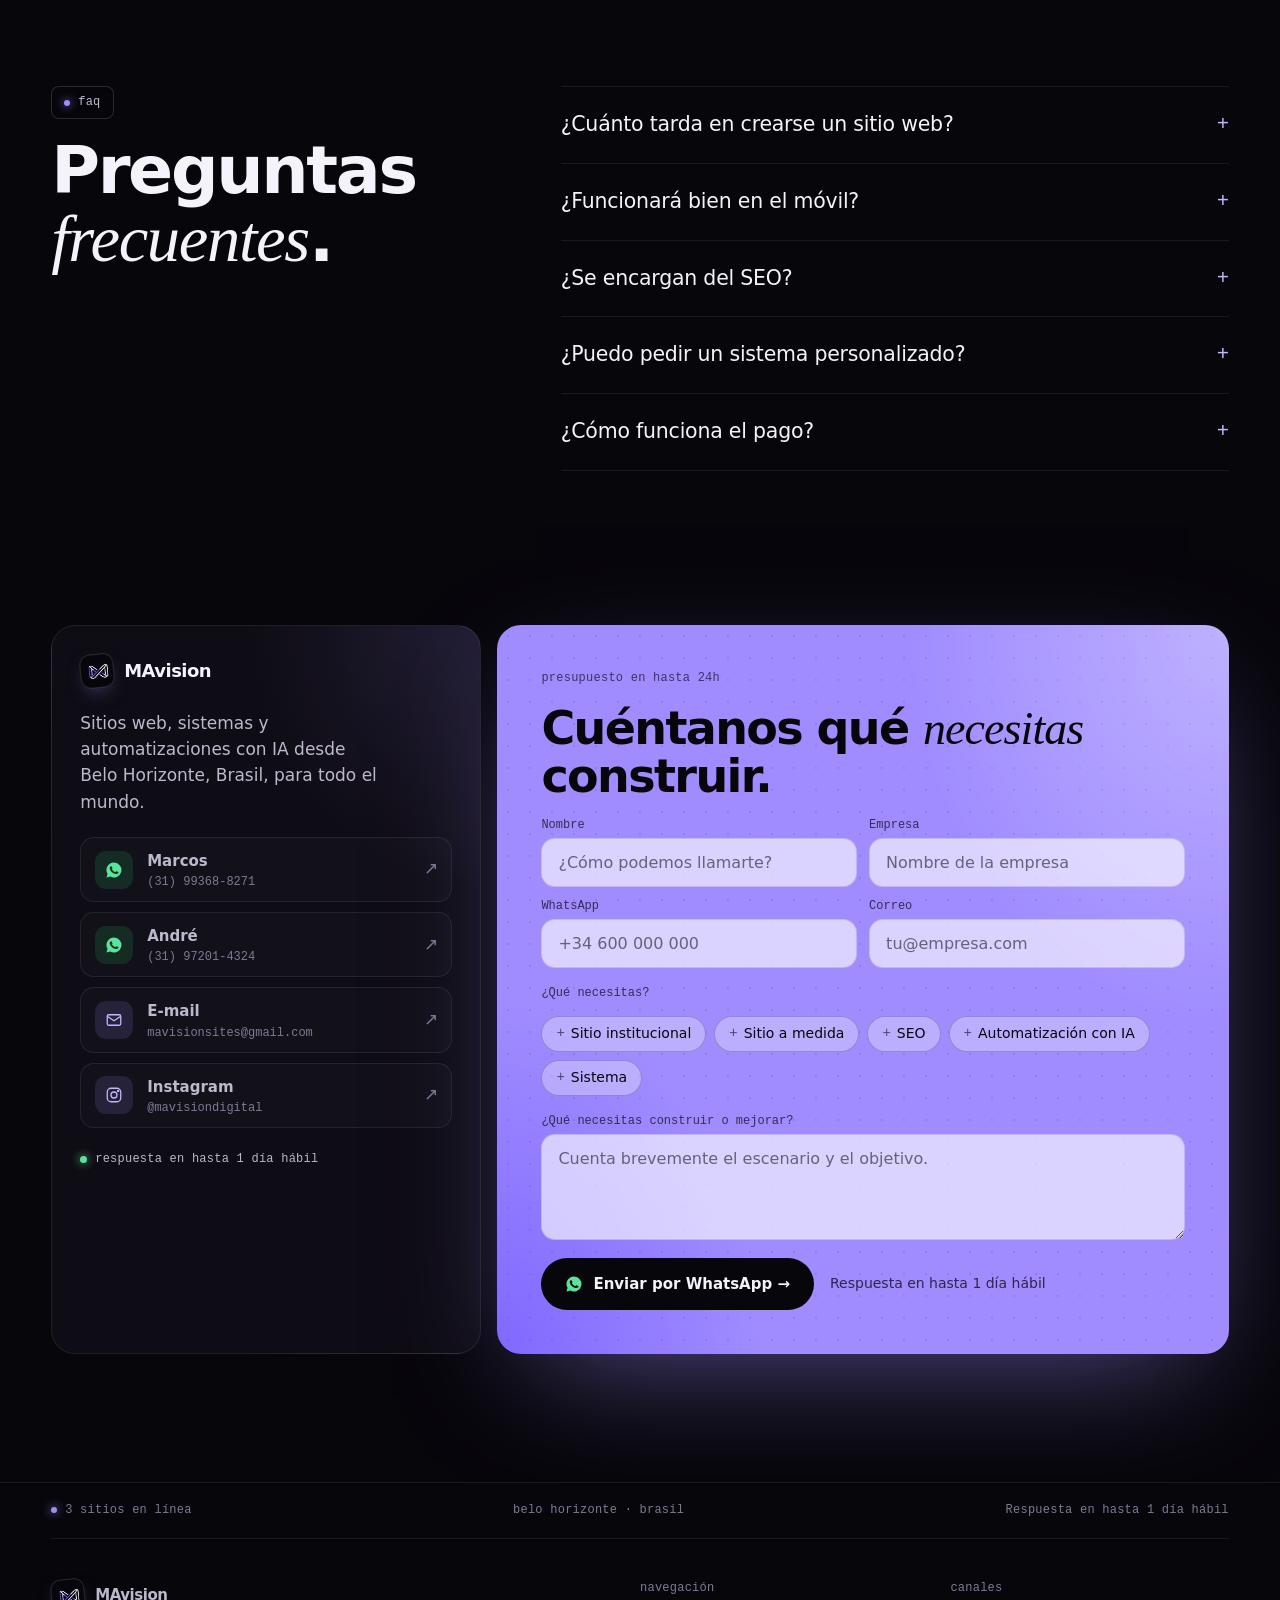
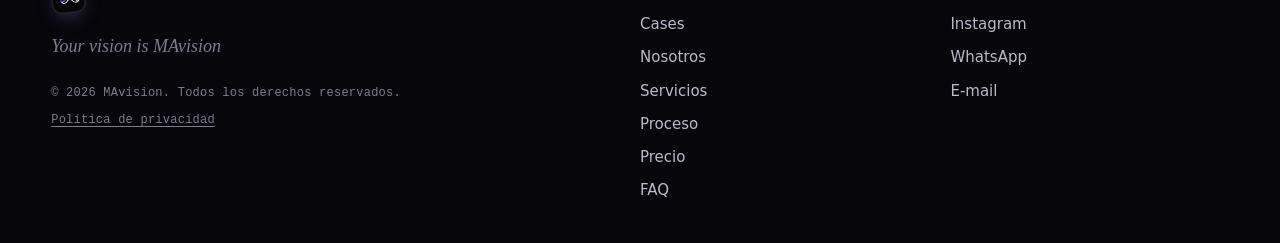
<file: es/index.html>
<!DOCTYPE html>
<!-- Gerado por build.js a partir de src/index.template.html e i18n.js. Não edite este arquivo; edite o modelo e rode: node build.js -->
<html lang="es">
<head>
<meta charset="utf-8">
<meta name="viewport" content="width=device-width, initial-scale=1, viewport-fit=cover">
<meta http-equiv="Content-Security-Policy" content="default-src 'none'; script-src 'self'; style-src 'self' 'unsafe-inline' https://fonts.googleapis.com; font-src https://fonts.gstatic.com; img-src 'self' data:; frame-src 'self'; manifest-src 'self'; base-uri 'none'; form-action 'none'">
<meta name="referrer" content="strict-origin-when-cross-origin">
<title>Diseño Web, SEO y Automatización con IA | MAvision</title>
<meta name="description" content="Diseño de sitios web profesionales para empresas en España, Estados Unidos y Latinoamérica: sitios a medida, SEO y automatización con IA. Presupuesto en 24 horas.">
<link rel="canonical" href="https://www.mavision.com.br/es/">
<link rel="alternate" hreflang="pt-BR" href="https://www.mavision.com.br/">
<link rel="alternate" hreflang="en" href="https://www.mavision.com.br/en/">
<link rel="alternate" hreflang="es" href="https://www.mavision.com.br/es/">
<link rel="alternate" hreflang="x-default" href="https://www.mavision.com.br/en/">
<meta property="og:type" content="website">
<meta property="og:site_name" content="MAvision">
<meta property="og:locale" content="es_ES">
<meta property="og:locale:alternate" content="pt_BR">
<meta property="og:locale:alternate" content="en_US">
<meta property="og:url" content="https://www.mavision.com.br/es/">
<meta property="og:title" content="Diseño Web, SEO y Automatización con IA | MAvision">
<meta property="og:description" content="Diseño de sitios web profesionales para empresas en España, Estados Unidos y Latinoamérica: sitios a medida, SEO y automatización con IA. Presupuesto en 24 horas.">
<meta property="og:image" content="https://www.mavision.com.br/og-image.jpg">
<meta property="og:image:width" content="1200">
<meta property="og:image:height" content="630">
<meta property="og:image:alt" content="MAvision">
<meta name="twitter:card" content="summary_large_image">
<meta name="twitter:title" content="Diseño Web, SEO y Automatización con IA | MAvision">
<meta name="twitter:description" content="Diseño de sitios web profesionales para empresas en España, Estados Unidos y Latinoamérica: sitios a medida, SEO y automatización con IA. Presupuesto en 24 horas.">
<meta name="twitter:image" content="https://www.mavision.com.br/og-image.jpg">
<link rel="icon" href="../favicon.ico" sizes="48x48">
<link rel="icon" href="../favicon.svg" type="image/svg+xml">
<link rel="icon" href="../favicon-32.png" type="image/png" sizes="32x32">
<link rel="apple-touch-icon" href="../apple-touch-icon.png">
<link rel="manifest" href="../site.webmanifest">
<meta name="theme-color" content="#07060b">
<script type="application/ld+json">
{"@context":"https://schema.org","@graph":[{"@type":"ProfessionalService","@id":"https://www.mavision.com.br/#mavision","name":"MAvision","url":"https://www.mavision.com.br/es/","inLanguage":"es","slogan":"Your vision is MAvision","description":"Sitios web, sistemas y automatizaciones con IA, estructurados para atraer, convencer y convertir.","logo":"https://www.mavision.com.br/icon-512.png","image":"https://www.mavision.com.br/og-image.jpg","email":"mavisionsites@gmail.com","telephone":"+55-31-99368-8271","address":{"@type":"PostalAddress","addressLocality":"Belo Horizonte","addressRegion":"MG","addressCountry":"BR"},"areaServed":[{"@type":"Country","name":"Brazil"},{"@type":"Place","name":"North America"},{"@type":"Place","name":"Europe"}],"availableLanguage":["pt-BR","en","es"],"sameAs":["https://instagram.com/mavisiondigital"],"makesOffer":{"@type":"Offer","itemOffered":{"@type":"Service","name":"Sitios institucionales"},"priceSpecification":[{"@type":"PriceSpecification","minPrice":"299.90","priceCurrency":"USD"},{"@type":"PriceSpecification","minPrice":"305","priceCurrency":"EUR"}]},"hasOfferCatalog":{"@type":"OfferCatalog","name":"Servicios","itemListElement":[{"@type":"Offer","itemOffered":{"@type":"Service","name":"Sitios institucionales","description":"Creados a partir de plantillas listas o como un sitio informativo de estructura simple."}},{"@type":"Offer","itemOffered":{"@type":"Service","name":"Sitios a medida y diseño avanzado","description":"Desarrollados según tu solicitud: temática, colores principales, animaciones básicas, imágenes y textos."}},{"@type":"Offer","itemOffered":{"@type":"Service","name":"Ajuste de textos para SEO","description":"Revisamos el contenido del sitio con métodos SEO para aumentar su visibilidad en Google."}},{"@type":"Offer","itemOffered":{"@type":"Service","name":"Automatización con Inteligencia Artificial","description":"Automatización de procesos, como crear e instalar un sistema básico de emisión de contratos."}},{"@type":"Offer","itemOffered":{"@type":"Service","name":"Presupuesto y viabilidad de sistemas","description":"Evaluamos la necesidad y la viabilidad de un sistema personalizado y presentamos el presupuesto."}}]}},{"@type":"WebSite","@id":"https://www.mavision.com.br/#site","url":"https://www.mavision.com.br/","name":"MAvision","inLanguage":"es","publisher":{"@id":"https://www.mavision.com.br/#mavision"}},{"@type":"FAQPage","inLanguage":"es","mainEntity":[{"@type":"Question","name":"¿Cuánto tarda en crearse un sitio web?","acceptedAnswer":{"@type":"Answer","text":"Los sitios institucionales suelen tardar de 2 a 5 días hábiles. Los proyectos a medida varían según la complejidad."}},{"@type":"Question","name":"¿Funcionará bien en el móvil?","acceptedAnswer":{"@type":"Answer","text":"Sí. Todos los proyectos son responsivos y están optimizados para distintos dispositivos."}},{"@type":"Question","name":"¿Se encargan del SEO?","acceptedAnswer":{"@type":"Answer","text":"Sí. Ajustamos textos y estructura para mejorar el posicionamiento en Google."}},{"@type":"Question","name":"¿Puedo pedir un sistema personalizado?","acceptedAnswer":{"@type":"Answer","text":"Sí. Evaluamos la viabilidad y enviamos un presupuesto según tu necesidad."}},{"@type":"Question","name":"¿Cómo funciona el pago?","acceptedAnswer":{"@type":"Answer","text":"Las condiciones se definen en el presupuesto, tras entender el alcance del proyecto."}}]}]}
</script>
<link rel="preconnect" href="https://fonts.googleapis.com"><link rel="preconnect" href="https://fonts.gstatic.com" crossorigin>
<link rel="preload" as="style" id="gf" href="https://fonts.googleapis.com/css2?family=Schibsted+Grotesk:wght@400;500;600;700&family=Newsreader:ital,opsz,wght@1,6..72,400&family=JetBrains+Mono:wght@400;500&display=swap">
<noscript><link rel="stylesheet" href="https://fonts.googleapis.com/css2?family=Schibsted+Grotesk:wght@400;500;600;700&family=Newsreader:ital,opsz,wght@1,6..72,400&family=JetBrains+Mono:wght@400;500&display=swap"></noscript>
<link rel="stylesheet" href="../style.css">
<script src="../boot.js"></script>
</head>
<body>
<a class="skip" href="#main">MAvision</a>

<!-- opening: the violet square with the M shrinks into the page (first visit of the session only) -->
<div class="intro" id="intro" aria-hidden="true"><canvas class="inc"></canvas>
<div class="intro-c"><span class="intro-ic"><img src="../logo-sm.webp" alt="" width="180" height="134"></span><b class="intro-w"><span>M</span><span>A</span><span>v</span><span>i</span><span>s</span><span>i</span><span>o</span><span>n</span></b><span class="intro-s">Your vision is MAvision</span></div>
</div>
<canvas id="ribbon" aria-hidden="true"></canvas>

<header class="bar" id="bar">
<a class="brand" href="#hero" aria-label="MAvision"><span class="mk"><img src="../logo-sm.webp" alt="" width="180" height="134"></span>MAvision</a>
<nav id="nv" aria-label="MAvision"><a href="#cases" data-t="n3">Cases</a><a href="#servicos" data-t="n2">Servicios</a><a href="#processo" data-t="n4">Proceso</a><a href="#preco" data-t="k1x">Precio</a><a href="#faq">FAQ</a></nav>
<div class="tools">
<span class="live mono"><i></i><span data-t="zLive">3 sitios en línea</span></span>
<div class="lang" id="lg"><button type="button" aria-haspopup="true" aria-expanded="false" data-a="al" aria-label="Idioma"><svg viewBox="0 0 24 24" aria-hidden="true"><circle cx="12" cy="12" r="9.5"/><path d="M2.5 12h19M12 2.5a14.5 14.5 0 010 19M12 2.5a14.5 14.5 0 000 19"/></svg><span id="lc">ES</span></button>
<ul><li><a href="../" hreflang="pt-BR" lang="pt-BR" data-l="pt">Português</a></li><li><a href="../en/" hreflang="en" lang="en" data-l="en">English</a></li><li><a href="../es/" hreflang="es" lang="es" data-l="es" aria-current="true">Español</a></li></ul></div>
<a class="btn btn-v btn-sm" href="#contato" data-t="b1">Solicitar presupuesto</a>
<button class="mb" id="mb" type="button" aria-expanded="false" aria-controls="mp" data-a="am" aria-label="Abrir menú"><span data-t="mnu">Menú</span></button>
</div>
<div class="mp" id="mp">
<div class="mp-h"><span data-t="mnu">Menú</span><button type="button" class="mp-x" id="mpc" data-t="mcl">Cerrar</button></div>
<nav class="mp-n" aria-label="MAvision"><a href="#hero" data-t="mhm">Inicio</a><a href="#cases" data-t="n3">Cases</a><a href="#sobre" data-t="n1">Nosotros</a><a href="#servicos" data-t="n2">Servicios</a><a href="#processo" data-t="n4">Proceso</a><a href="#preco" data-t="k1x">Precio</a><a href="#faq">FAQ</a><a href="#contato" data-t="n5">Contacto</a></nav>
<div class="mp-l"><a href="../" hreflang="pt-BR" lang="pt-BR" data-l="pt">PT</a><a href="../en/" hreflang="en" lang="en" data-l="en">EN</a><a href="../es/" hreflang="es" lang="es" data-l="es" aria-current="true">ES</a></div>
</div>
</header>

<main id="main">

<!-- HERO: the visitor's business runs through the five steps -->
<section class="hero" id="hero">
<div class="hero-copy">
<span class="tag mono rv"><i></i><span data-t="zTag">belo horizonte, brasil / todo el mundo</span></span>
<h1 class="rv"><span data-t="zHa">Sitios web que trabajan</span><br><em data-t="zHb">por ti.</em></h1>
<p class="lead rv" data-t="zLead">Sitios web, sistemas y automatizaciones con IA, hechos para aparecer en Google, abrir rápido en el móvil y llevar al cliente directo a tu WhatsApp.</p>
<div class="ctas rv"><a class="btn btn-v" href="#contato" data-t="b1">Solicitar presupuesto</a><a class="btn btn-g" href="https://wa.me/5531993688271?text=%C2%A1Hola!%20Vengo%20del%20sitio%20de%20MAvision%20y%20me%20gustar%C3%ADa%20solicitar%20un%20presupuesto%20de%20sitio%2Fsistema." target="_blank" rel="noopener noreferrer"><svg class="wai" viewBox="0 0 24 24" aria-hidden="true"><path d="M12 2a10 10 0 00-8.6 15.1L2 22l5-1.3A10 10 0 1012 2zm5.2 14.2c-.2.6-1.3 1.2-1.8 1.2-.5.1-1 .2-3.3-.7-2.8-1.2-4.6-4-4.7-4.2-.1-.2-1.1-1.5-1.1-2.8s.7-2 1-2.3c.2-.3.5-.3.7-.3h.5c.2 0 .4 0 .6.5l.8 2c.1.2.1.3 0 .5l-.4.6c-.1.2-.3.3-.1.6.2.3.8 1.3 1.7 2.1 1.2 1 2.1 1.3 2.4 1.5.3.1.4.1.6-.1l.8-1c.2-.3.4-.2.6-.1l1.9.9c.3.1.5.2.5.3.1.2.1.8-.1 1.3z"/></svg><span data-t="bw">Hablar por WhatsApp</span></a></div>
<p class="fine mono rv" data-t="zFine">presupuesto en 24h / en línea en 2 a 5 días hábiles</p>
</div>

<form class="pipe rv" id="pipe" novalidate>
<div class="pipe-top mono"><span><span data-t="zProj">proyecto</span> / <b id="slug" data-t="zSlug">tu-negocio</b></span><span class="dim" data-t="zSteps">5 etapas · 1 entrega</span><span class="st" id="st"><i></i><em id="stx" data-t="zBuild">construyendo</em></span></div>
<label class="pipe-in" for="biz"><span class="mono" data-t="lvl">¿Cómo se llama tu negocio?</span></label>
<input id="biz" type="text" maxlength="40" autocomplete="organization" data-p="lvp" placeholder="Ej.: Panadería La Esquina">
<div class="graph" aria-hidden="true">
<svg class="wires" viewBox="0 0 600 260" preserveAspectRatio="none"><path d="M118 130 C150 130,150 130,182 130"/><path d="M298 130 C330 130,330 62,362 62"/><path d="M298 130 C330 130,330 198,362 198"/><path d="M478 62 C500 62,500 130,516 130"/><path d="M478 198 C500 198,500 130,516 130"/><path class="flow" d="M118 130 C150 130,150 130,182 130"/><path class="flow" d="M298 130 C330 130,330 62,362 62"/><path class="flow" d="M298 130 C330 130,330 198,362 198"/><path class="flow" d="M478 62 C500 62,500 130,516 130"/><path class="flow" d="M478 198 C500 198,500 130,516 130"/></svg>
<div class="node n1" data-k="0"><b data-t="zN1">Briefing</b><span class="mono" data-t="zN1s">whatsapp · 24h</span></div>
<div class="node n2" data-k="1"><b data-t="zN2">Diseño</b><span class="mono" data-t="zN2s">aprobado por ti</span></div>
<div class="node n3" data-k="2"><b data-t="zN3">SEO</b><span class="mono" data-t="zN3s">título · schema</span></div>
<div class="node n4" data-k="2"><b data-t="zN4">Móvil</b><span class="mono" data-t="zN4s">390px → 1440px</span></div>
<div class="node n5" data-k="3"><b data-t="zN5">En línea</b><span class="mono" id="dom" data-t="zDom">tunegocio.com</span></div>
</div>
<div class="log mono"><span class="dim" data-t="zLog">últimas entregas</span>
<ul><li><i></i>www.bouzada.com.br<span data-t="zC1">abogacía</span><em data-t="zOn">en línea</em></li><li><i></i>rumobh.onrender.com<span data-t="zC2">app / educación</span><em data-t="zOn">en línea</em></li><li><i></i>www.lenmel.com.br<span data-t="zC3">consultoría</span><em data-t="zOn">en línea</em></li></ul></div>
<a class="btn btn-v btn-block" id="want" href="https://wa.me/5531993688271?text=%C2%A1Hola!%20Vengo%20del%20sitio%20de%20MAvision%20y%20me%20gustar%C3%ADa%20solicitar%20un%20presupuesto%20de%20sitio%2Fsistema." target="_blank" rel="noopener noreferrer"><span data-t="lvb">Quiero un sitio así</span> →</a>
</form>
</section>

<!-- STATEMENT -->
<section class="state">
<span class="tag mono rv"><i></i><span data-t="zPb">el problema</span></span>
<h2 class="rv"><span data-t="zSa">La mayor parte de un sitio es</span> <em data-t="zSb">invisible</em>.</h2>
<div class="state-g">
<p class="rv" data-t="zSp">Un título que Google entiende. Una página que abre en un segundo con 4G. Un botón que lleva al WhatsApp correcto. Nadie elogia estas cosas, pero por ellas el cliente llega a ti.</p>
<ul class="mono rv"><li><b data-t="zL1">SEO</b><span data-t="zL1t">textos y estructura para posicionar</span></li><li><b data-t="zL2">Velocidad</b><span data-t="zL2t">imágenes ligeras, nada de sobra</span></li><li><b data-t="zL3">Móvil</b><span data-t="zL3t">pensado primero para la pantalla pequeña</span></li><li><b data-t="zL4">1 canal</b><span data-t="zL4t">todo contacto llega a tu WhatsApp</span></li></ul>
</div>
</section>

<!-- CASES -->
<section class="sec" id="cases">
<div class="sh"><span class="tag mono rv"><i></i><span data-t="n3">Cases</span></span><h2 class="rv"><span data-t="zCa">Proyectos reales,</span> <em data-t="zCb">en línea</em> <span data-t="zCc">ahora.</span></h2><p class="rv" data-t="zCd">Pasa el ratón sobre un case para recorrer la página entera.</p></div>
<div class="cases">
<a class="case rv" href="https://www.bouzada.com.br/" target="_blank" rel="noopener noreferrer"><div class="cbar mono"><i></i><i></i><i></i><span>www.bouzada.com.br</span><em data-t="zOn">en línea</em></div><div class="shot"><img src="../projeto-bouzada.webp" alt="Página inicial do site da Bouzada Advogados, escritório de advocacia em Belo Horizonte" width="820" height="8416" loading="lazy"></div><div class="cap"><span class="mono" data-t="zK1">01 / abogacía</span><h3>Bouzada Advogados</h3><p data-t="p3">Sitio del despacho Bouzada Advogados, en Belo Horizonte, para militares, servidores públicos, oposiciones y derecho tributario, con tesis destacadas y una verificación rápida que envía el caso listo a WhatsApp.</p><span class="go" data-t="vs">Visitar el sitio</span></div></a>
<a class="case rv" href="https://rumobh.onrender.com/" target="_blank" rel="noopener noreferrer"><div class="cbar mono"><i></i><i></i><i></i><span>rumobh.onrender.com</span><em data-t="zOn">en línea</em></div><div class="shot"><img src="../projeto-rumo.webp" alt="Página inicial do RUMO, app para escolher faculdade" width="820" height="9760" loading="lazy"></div><div class="cap"><span class="mono" data-t="zK2">02 / app de educación</span><h3>RUMO</h3><p data-t="p2">Sitio de presentación de RUMO, una app que ayuda a los estudiantes a elegir universidad comparando mensualidades, becas, nota del MEC y distancia, con recomendaciones según su perfil y chat con IA.</p><span class="go" data-t="vs">Visitar el sitio</span></div></a>
<a class="case rv" href="https://www.lenmel.com.br" target="_blank" rel="noopener noreferrer"><div class="cbar mono"><i></i><i></i><i></i><span>www.lenmel.com.br</span><em data-t="zOn">en línea</em></div><div class="shot"><img src="../projeto-lenmel.webp" alt="Página inicial do site da LENMEL, consultoria empresarial e tributária" width="820" height="5219" loading="lazy"></div><div class="cap"><span class="mono" data-t="zK3">03 / consultoría</span><h3>LENMEL</h3><p data-t="p1">Sitio institucional de una empresa de consultoría empresarial y tributaria, para difundir sus servicios e información.</p><span class="go" data-t="vs">Visitar el sitio</span></div></a>
</div>
<a class="next rv" href="#contato"><span class="plus" aria-hidden="true">+</span><span><b data-t="ch">Tu case aquí</b><small data-t="cx">Case dedicado a un futuro cliente de MAvision. Este espacio está reservado para nuestro próximo proyecto, y puede ser el tuyo.</small></span><span class="go" data-t="cv">Quiero ser el próximo case</span></a>
</section>

<!-- ABOUT: the violet field, words light up as you scroll -->
<section class="field-w" id="sobre">
<div class="field" id="field">
<div class="fd-top"><h2 class="mono"><i></i><span data-t="zWho">quiénes somos</span></h2><span class="fd-m"><img src="../logo-sm.webp" alt="" width="180" height="134" loading="lazy"></span></div>
<p class="words" id="words"><span data-t="zM1">MAvision nació de un problema que se repite:</span> <em data-t="zM2">empresas que pagaron por un sitio y no vieron resultados.</em> <span data-t="zM3">Por eso empezamos mirando lo que ya tienes, entendemos cómo se hizo y</span> <em data-t="zM4">solo entonces cambiamos lo que hace falta.</em></p>
<div class="fd-g">
<div class="rv"><b class="mono">01</b><h3 data-t="zP1">Analizar</h3><p data-t="zP1t">Miramos el sitio actual, el mercado y lo que ya funciona.</p></div>
<div class="rv"><b class="mono">02</b><h3 data-t="zP2">Entender</h3><p data-t="zP2t">Descubrimos por qué el sitio no dio resultados.</p></div>
<div class="rv"><b class="mono">03</b><h3 data-t="zP3">Mejorar</h3><p data-t="zP3t">Cambiamos solo lo necesario, validando cada paso contigo.</p></div>
</div>
</div>
</section>

<!-- SERVICES: each card opens a working example -->
<section class="sec" id="servicos">
<div class="sh sh-row"><div><span class="tag mono rv"><i></i><span data-t="n2">Servicios</span></span><h2 class="rv"><span data-t="zVa">Cinco servicios,</span> <em data-t="zVb">un</em> <span data-t="zVc">solo contacto.</span></h2></div><p class="rv" data-t="zVd">Del sitio sencillo al sistema a medida. Cada tarjeta abre un ejemplo de lo que entregamos.</p></div>
<div class="bento">
<article class="sv sv-a ex rv" data-ex="../exemplos/institucional.html" tabindex="0" role="button"><div class="sv-img"><img src="../img/ex-institucional.webp" alt="Exemplo de site institucional para um escritório de contabilidade" width="1264" height="790" loading="lazy"></div><div class="sv-t"><span class="mono">01</span><h3 data-t="s1">Sitios institucionales</h3><p data-t="d1">Creados a partir de plantillas listas o como un sitio informativo de estructura simple.</p><span class="go" data-t="vx">Ver ejemplo</span></div></article>
<article class="sv sv-b ex rv" data-ex="../exemplos/sob-medida.html" tabindex="0" role="button"><div class="sv-img"><img src="../img/ex-sob-medida.webp" alt="Exemplo de site sob medida para um restaurante mineiro" width="1264" height="790" loading="lazy"></div><div class="sv-t"><span class="mono">02</span><h3 data-t="s2">Sitios a medida y diseño avanzado</h3><p data-t="d2">Desarrollados según tu solicitud: temática, colores principales, animaciones básicas, imágenes y textos.</p><span class="go" data-t="vx">Ver ejemplo</span></div></article>
<article class="sv sv-c ex rv" data-ex="../exemplos/seo.html" tabindex="0" role="button"><div class="sv-img"><img src="../img/ex-seo.webp" alt="Exemplo de ajuste de SEO mostrando o resultado no Google" width="1264" height="790" loading="lazy"></div><div class="sv-t"><span class="mono">03</span><h3 data-t="s3">Ajuste de textos para SEO</h3><p data-t="d3">Revisamos el contenido del sitio con métodos SEO para aumentar su visibilidad en Google.</p><span class="go" data-t="vx">Ver ejemplo</span></div></article>
<article class="sv sv-d ex rv" data-ex="../exemplos/automacao.html" tabindex="0" role="button"><div class="sv-img"><img src="../img/ex-automacao.webp" alt="Exemplo de gerador de contratos automatizado" width="1264" height="790" loading="lazy"></div><div class="sv-t"><span class="mono">04</span><h3 data-t="s4">Automatización con Inteligencia Artificial</h3><p data-t="d4">Automatización de procesos, como crear e instalar un sistema básico de emisión de contratos.</p><span class="go" data-t="vx">Ver ejemplo</span></div></article>
<article class="sv sv-e ex rv" data-ex="../exemplos/viabilidade.html" tabindex="0" role="button"><div class="sv-img"><img src="../img/ex-viabilidade.webp" alt="Exemplo de estudo de viabilidade de um sistema" width="1264" height="790" loading="lazy"></div><div class="sv-t"><span class="mono">05</span><h3 data-t="s5">Presupuesto y viabilidad de sistemas</h3><p data-t="d5">Evaluamos la necesidad y la viabilidad de un sistema personalizado y presentamos el presupuesto.</p><span class="go" data-t="vx">Ver ejemplo</span></div></article>
</div>
</section>

<!-- BEFORE / AFTER -->
<section class="sec" id="comparar">
<div class="sh sh-row"><div><span class="tag mono rv"><i></i><span data-t="bfa">Antes</span> / <span data-t="bfb">Después</span></span><h2 class="rv"><span data-t="zBa">El mismo sitio,</span> <em data-t="zBb">otra</em> <span data-t="zBc">empresa.</span></h2></div><p class="rv" data-t="bfd">Arrastra para comparar el mismo sitio antes y después del trabajo de MAvision.</p></div>
<div class="ba rv" id="cmp" style="--p:50%">
<img src="../depois-lenmel.webp" alt="Site da LENMEL depois da reformulação feita pela MAvision" width="1400" height="670" loading="lazy">
<div class="ba-a"><img src="../antes-lenmel.webp" alt="Site da LENMEL antes da reformulação" width="1400" height="670" loading="lazy"></div>
<span class="ba-l mono" data-t="bfa">Antes</span><span class="ba-r mono" data-t="bfb">Después</span>
<div class="ba-h" aria-hidden="true"><span>⟷</span></div>
<input type="range" min="0" max="100" value="50" id="cr" data-a="ac" aria-label="Comparar antes y después">
</div>
</section>

<!-- PROCESS: five steps that rise -->
<section class="sec" id="processo">
<div class="proc">
<div class="proc-t">
<span class="tag mono rv"><i></i><span data-t="n4">Proceso</span></span>
<h2 class="rv"><span data-t="zPa">Un método</span> <em data-t="zPb2">sin</em> <span data-t="zPc">sorpresas.</span></h2>
<p class="rv" data-t="zPd">Cinco etapas, siempre en el mismo orden. Toca una etapa para ver qué ocurre en ella.</p>
<div class="step-d rv" aria-live="polite"><span class="mono"><span data-t="et">Etapa</span> <span id="stepn">05</span></span><b id="stept" data-t="r5">Desarrollar</b><p id="stepx" data-t="e5">Construimos, probamos y publicamos el proyecto.</p></div>
</div>
<div class="iso rv" id="iso" role="tablist" data-a="n4" aria-label="Proceso">
<button class="col" type="button" role="tab" aria-selected="false" data-i="0"><svg viewBox="0 0 100 90" aria-hidden="true"><g class="pr" style="transition-delay:0.00s"><polygon class="l" points="0,15 50,30 50,90 0,75"/><polygon class="r" points="50,30 100,15 100,75 50,90"/><polygon class="top" points="0,15 50,0 100,15 50,30"/></g></svg><span><b>01</b> <i data-t="r1">Analizar</i></span></button>
<button class="col" type="button" role="tab" aria-selected="false" data-i="1"><svg viewBox="0 0 100 145" aria-hidden="true"><g class="pr" style="transition-delay:0.12s"><polygon class="l" points="0,15 50,30 50,145 0,130"/><polygon class="r" points="50,30 100,15 100,130 50,145"/><polygon class="top" points="0,15 50,0 100,15 50,30"/></g></svg><span><b>02</b> <i data-t="r2">Entender</i></span></button>
<button class="col" type="button" role="tab" aria-selected="false" data-i="2"><svg viewBox="0 0 100 200" aria-hidden="true"><g class="pr" style="transition-delay:0.24s"><polygon class="l" points="0,15 50,30 50,200 0,185"/><polygon class="r" points="50,30 100,15 100,185 50,200"/><polygon class="top" points="0,15 50,0 100,15 50,30"/></g></svg><span><b>03</b> <i data-t="r3">Estructurar</i></span></button>
<button class="col" type="button" role="tab" aria-selected="false" data-i="3"><svg viewBox="0 0 100 255" aria-hidden="true"><g class="pr" style="transition-delay:0.36s"><polygon class="l" points="0,15 50,30 50,255 0,240"/><polygon class="r" points="50,30 100,15 100,240 50,255"/><polygon class="top" points="0,15 50,0 100,15 50,30"/></g></svg><span><b>04</b> <i data-t="r4">Proyectar</i></span></button>
<button class="col on" type="button" role="tab" aria-selected="true" data-i="4"><svg viewBox="0 0 100 310" aria-hidden="true"><g class="pr" style="transition-delay:0.48s"><polygon class="l" points="0,15 50,30 50,310 0,295"/><polygon class="r" points="50,30 100,15 100,295 50,310"/><polygon class="top" points="0,15 50,0 100,15 50,30"/></g></svg><span><b>05</b> <i data-t="r5">Desarrollar</i></span></button>
</div>
</div>
</section>

<!-- NUMBERS -->
<section class="sec">
<div class="sh"><span class="tag mono rv"><i></i><span data-t="zNm">en números</span></span><h2 class="rv"><span data-t="zNa">Números que no necesitan</span> <em data-t="zNb">asterisco</em>.</h2></div>
<div class="nums">
<div class="num rv"><div class="num-h"><span class="mono" data-t="zQ1">presupuesto</span><svg class="clock" viewBox="0 0 64 64" aria-hidden="true"><circle class="trk" cx="32" cy="32" r="27"/><circle class="arc" cx="32" cy="32" r="27"/><line class="hand" x1="32" y1="32" x2="32" y2="12"/><circle class="pin" cx="32" cy="32" r="3"/></svg></div><b><span data-n="24">24</span>h</b><p data-t="k2">para recibir el presupuesto</p></div>
<div class="num rv"><div class="num-h"><span class="mono" data-t="zQ2">plazo</span></div><div class="days" aria-hidden="true"><i><span data-t="zD1">lun</span></i><i class="on"><span data-t="zD2">mar</span></i><i class="on"><span data-t="zD3">mié</span></i><i class="on"><span data-t="zD4">jue</span></i><i class="on"><span data-t="zD5">vie</span></i></div><b><span data-n="2">2</span> <span data-t="zTo">a</span> <span data-n="5">5</span></b><p data-t="k3">días hábiles para publicar el sitio</p></div>
<div class="num rv"><div class="num-h"><span class="mono" data-t="zQ3">en línea</span></div><div class="stack" aria-hidden="true"><img src="../projeto-bouzada.webp" alt="" width="820" height="8416" loading="lazy"><img src="../projeto-rumo.webp" alt="" width="820" height="9760" loading="lazy"><img src="../projeto-lenmel.webp" alt="" width="820" height="5219" loading="lazy"></div><b><span data-n="3">3</span></b><p data-t="zQ3t">sitios de clientes publicados y funcionando ahora.</p></div>
<div class="num rv"><div class="num-h"><span class="mono" data-t="zQ4">canal</span></div><svg class="funnel" viewBox="0 0 200 84" aria-hidden="true"><path class="ln" d="M38 14 C100 14,110 42,150 42"/><path class="ln" d="M38 42 C90 42,110 42,150 42"/><path class="ln" d="M38 70 C100 70,110 42,150 42"/><path class="dot" d="M38 14 C100 14,110 42,150 42"/><path class="dot" d="M38 42 C90 42,110 42,150 42"/><path class="dot" d="M38 70 C100 70,110 42,150 42"/><text x="32" y="17" text-anchor="end">site</text><text x="32" y="45" text-anchor="end">google</text><text x="32" y="73" text-anchor="end">insta</text><circle class="ring" cx="170" cy="42" r="20"/><circle class="wa-c" cx="170" cy="42" r="17"/><path class="wa-g" transform="translate(160.4 32.4) scale(.8)" d="M12 2a10 10 0 00-8.6 15.1L2 22l5-1.3A10 10 0 1012 2zm5.2 14.2c-.2.6-1.3 1.2-1.8 1.2-.5.1-1 .2-3.3-.7-2.8-1.2-4.6-4-4.7-4.2-.1-.2-1.1-1.5-1.1-2.8s.7-2 1-2.3c.2-.3.5-.3.7-.3h.5c.2 0 .4 0 .6.5l.8 2c.1.2.1.3 0 .5l-.4.6c-.1.2-.3.3-.1.6.2.3.8 1.3 1.7 2.1 1.2 1 2.1 1.3 2.4 1.5.3.1.4.1.6-.1l.8-1c.2-.3.4-.2.6-.1l1.9.9c.3.1.5.2.5.3.1.2.1.8-.1 1.3z"/></svg><b><span data-n="1">1</span></b><p data-t="zQ4t">lugar para que el cliente hable contigo: WhatsApp.</p></div>
</div>
</section>

<!-- PRICE -->
<section class="sec" id="preco">
<div class="sh"><span class="tag mono rv"><i></i><span data-t="k1x">Precio</span></span><h2 class="rv"><span data-t="zPra">Sabes el precio</span> <em data-t="zPrb">antes</em> <span data-t="zPrc">de empezar.</span></h2></div>
<div class="price rv">
<div class="pr-l"><span class="mono" data-t="zPrl">sitio institucional</span><div class="pr-v"><small data-t="k1">desde</small><b id="price" data-t="pv">305 €</b></div><p data-t="zPrd">El presupuesto llega en hasta 24 horas y el sitio queda listo en pocos días. Proyectos a medida, SEO y sistemas se presupuestan según el alcance.</p><a class="btn btn-v" href="#contato" data-t="b1">Solicitar presupuesto</a></div>
<ul class="pr-r"><li><i>✓</i><span data-t="bfb1">Diseño personalizado y moderno</span></li><li><i>✓</i><span data-t="mp">Servicios, horarios y contacto en un solo lugar.</span></li><li><i>✓</i><span data-t="bfb3">Clientes centralizados en un único canal</span></li><li><i>✓</i><span data-t="x4full">Funciona en móvil, tableta y computadora</span></li><li><i>✓</i><span data-t="zPr5">Textos revisados con método SEO</span></li></ul>
</div>
</section>

<!-- FAQ -->
<section class="sec" id="faq">
<div class="faq">
<div><span class="tag mono rv"><i></i>FAQ</span><h2 class="rv"><span data-t="zFa">Preguntas</span> <em data-t="zFb">frecuentes</em>.</h2></div>
<div class="qs rv">
<details><summary data-t="q1">¿Cuánto tarda en crearse un sitio web?</summary><p data-t="w1">Los sitios institucionales suelen tardar de 2 a 5 días hábiles. Los proyectos a medida varían según la complejidad.</p></details>
<details><summary data-t="q2">¿Funcionará bien en el móvil?</summary><p data-t="w2">Sí. Todos los proyectos son responsivos y están optimizados para distintos dispositivos.</p></details>
<details><summary data-t="q3">¿Se encargan del SEO?</summary><p data-t="w3">Sí. Ajustamos textos y estructura para mejorar el posicionamiento en Google.</p></details>
<details><summary data-t="q4">¿Puedo pedir un sistema personalizado?</summary><p data-t="w4">Sí. Evaluamos la viabilidad y enviamos un presupuesto según tu necesidad.</p></details>
<details><summary data-t="q5">¿Cómo funciona el pago?</summary><p data-t="w5">Las condiciones se definen en el presupuesto, tras entender el alcance del proyecto.</p></details>
</div>
</div>
</section>

<!-- CONTACT -->
<section class="sec" id="contato">
<div class="cta">
<div class="cta-l rv">
<a class="brand" href="#hero" aria-label="MAvision"><span class="mk"><img src="../logo-sm.webp" alt="" width="180" height="134" loading="lazy"></span>MAvision</a>
<p data-t="zCt">Sitios web, sistemas y automatizaciones con IA desde Belo Horizonte, Brasil, para todo el mundo.</p>
<ul class="chl">
<li><a href="https://wa.me/5531993688271" target="_blank" rel="noopener noreferrer"><i class="ci"><svg class="wai" viewBox="0 0 24 24" aria-hidden="true"><path d="M12 2a10 10 0 00-8.6 15.1L2 22l5-1.3A10 10 0 1012 2zm5.2 14.2c-.2.6-1.3 1.2-1.8 1.2-.5.1-1 .2-3.3-.7-2.8-1.2-4.6-4-4.7-4.2-.1-.2-1.1-1.5-1.1-2.8s.7-2 1-2.3c.2-.3.5-.3.7-.3h.5c.2 0 .4 0 .6.5l.8 2c.1.2.1.3 0 .5l-.4.6c-.1.2-.3.3-.1.6.2.3.8 1.3 1.7 2.1 1.2 1 2.1 1.3 2.4 1.5.3.1.4.1.6-.1l.8-1c.2-.3.4-.2.6-.1l1.9.9c.3.1.5.2.5.3.1.2.1.8-.1 1.3z"/></svg></i><span><b>Marcos</b><small>(31) 99368-8271</small></span><em aria-hidden="true">↗</em></a></li>
<li><a href="https://wa.me/5531972014324" target="_blank" rel="noopener noreferrer"><i class="ci"><svg class="wai" viewBox="0 0 24 24" aria-hidden="true"><path d="M12 2a10 10 0 00-8.6 15.1L2 22l5-1.3A10 10 0 1012 2zm5.2 14.2c-.2.6-1.3 1.2-1.8 1.2-.5.1-1 .2-3.3-.7-2.8-1.2-4.6-4-4.7-4.2-.1-.2-1.1-1.5-1.1-2.8s.7-2 1-2.3c.2-.3.5-.3.7-.3h.5c.2 0 .4 0 .6.5l.8 2c.1.2.1.3 0 .5l-.4.6c-.1.2-.3.3-.1.6.2.3.8 1.3 1.7 2.1 1.2 1 2.1 1.3 2.4 1.5.3.1.4.1.6-.1l.8-1c.2-.3.4-.2.6-.1l1.9.9c.3.1.5.2.5.3.1.2.1.8-.1 1.3z"/></svg></i><span><b>André</b><small>(31) 97201-4324</small></span><em aria-hidden="true">↗</em></a></li>
<li><a href="mailto:mavisionsites@gmail.com"><i class="ci"><svg viewBox="0 0 24 24" aria-hidden="true"><rect x="3" y="5" width="18" height="14" rx="2"/><path d="M3 7l9 6 9-6"/></svg></i><span><b>E-mail</b><small>mavisionsites@gmail.com</small></span><em aria-hidden="true">↗</em></a></li>
<li><a href="https://instagram.com/mavisiondigital" target="_blank" rel="noopener noreferrer"><i class="ci"><svg viewBox="0 0 24 24" aria-hidden="true"><rect x="3" y="3" width="18" height="18" rx="5"/><circle cx="12" cy="12" r="4"/><circle cx="17.5" cy="6.5" r=".8"/></svg></i><span><b>Instagram</b><small>@mavisiondigital</small></span><em aria-hidden="true">↗</em></a></li>
</ul>
<span class="reply mono"><i></i><span data-t="zReply">respuesta en hasta 1 día hábil</span></span>
</div>
<form class="cta-r rv" id="fm" novalidate>
<span class="mono" data-t="zF24">presupuesto en hasta 24h</span>
<h2><span data-t="zFh1">Cuéntanos qué</span> <em data-t="zFh2">necesitas</em> <span data-t="zFh3">construir.</span></h2>
<div class="fg">
<div class="fl"><label for="n" data-t="ln">Nombre</label><input id="n" required maxlength="100" autocomplete="name" data-p="pn" placeholder="¿Cómo podemos llamarte?"></div>
<div class="fl"><label for="e" data-t="le">Empresa</label><input id="e" maxlength="120" autocomplete="organization" data-p="pe" placeholder="Nombre de la empresa"></div>
<div class="fl"><label for="w">WhatsApp</label><input id="w" required maxlength="20" inputmode="tel" autocomplete="tel" data-p="pw" placeholder="+34 600 000 000"></div>
<div class="fl"><label for="m" data-t="lm">Correo</label><input id="m" type="email" required maxlength="254" autocomplete="email" data-p="pm" placeholder="tu@empresa.com"></div>
</div>
<fieldset class="need"><legend data-t="zNeed">¿Qué necesitas?</legend>
<label><input type="checkbox" name="sv" value="1"><span data-t="zSv1">Sitio institucional</span></label><label><input type="checkbox" name="sv" value="2"><span data-t="zSv2">Sitio a medida</span></label><label><input type="checkbox" name="sv" value="3"><span data-t="zSv3">SEO</span></label><label><input type="checkbox" name="sv" value="4"><span data-t="zSv4">Automatización con IA</span></label><label><input type="checkbox" name="sv" value="5"><span data-t="zSv5">Sistema</span></label>
</fieldset>
<div class="fl"><label for="x" data-t="lx">¿Qué necesitas construir o mejorar?</label><textarea id="x" rows="4" required maxlength="2000" data-p="px" placeholder="Cuenta brevemente el escenario y el objetivo."></textarea></div>
<div class="fm-b"><button class="btn btn-k" type="submit"><svg class="wai" viewBox="0 0 24 24" aria-hidden="true"><path d="M12 2a10 10 0 00-8.6 15.1L2 22l5-1.3A10 10 0 1012 2zm5.2 14.2c-.2.6-1.3 1.2-1.8 1.2-.5.1-1 .2-3.3-.7-2.8-1.2-4.6-4-4.7-4.2-.1-.2-1.1-1.5-1.1-2.8s.7-2 1-2.3c.2-.3.5-.3.7-.3h.5c.2 0 .4 0 .6.5l.8 2c.1.2.1.3 0 .5l-.4.6c-.1.2-.3.3-.1.6.2.3.8 1.3 1.7 2.1 1.2 1 2.1 1.3 2.4 1.5.3.1.4.1.6-.1l.8-1c.2-.3.4-.2.6-.1l1.9.9c.3.1.5.2.5.3.1.2.1.8-.1 1.3z"/></svg><span data-t="zSend">Enviar por WhatsApp →</span></button><p class="rs" id="rs" data-t="resp">Respuesta en hasta 1 día hábil</p></div>
</form>
</div>
</section>
</main>

<footer class="foot">
<div class="foot-t mono"><span><i></i><span data-t="zLive">3 sitios en línea</span></span><span data-t="zCity">belo horizonte · brasil</span><span data-t="resp">Respuesta en hasta 1 día hábil</span></div>
<div class="foot-g">
<div><a class="brand" href="#hero" aria-label="MAvision"><span class="mk"><img src="../logo-sm.webp" alt="" width="180" height="134" loading="lazy"></span>MAvision</a><p class="sl">Your vision is MAvision</p><p class="mono cp">&copy; 2026 MAvision. <span data-t="rg">Todos los derechos reservados.</span></p><button type="button" class="mono pvb" id="pvb" data-t="pp">Política de privacidad</button></div>
<div><h4 class="mono" data-t="zNav">navegación</h4><a href="#cases" data-t="n3">Cases</a><a href="#sobre" data-t="n1">Nosotros</a><a href="#servicos" data-t="n2">Servicios</a><a href="#processo" data-t="n4">Proceso</a><a href="#preco" data-t="k1x">Precio</a><a href="#faq">FAQ</a></div>
<div><h4 class="mono" data-t="zChan">canales</h4><a href="https://instagram.com/mavisiondigital" target="_blank" rel="noopener noreferrer">Instagram</a><a href="https://wa.me/5531993688271?text=%C2%A1Hola!%20Vengo%20del%20sitio%20de%20MAvision%20y%20me%20gustar%C3%ADa%20solicitar%20un%20presupuesto%20de%20sitio%2Fsistema." target="_blank" rel="noopener noreferrer">WhatsApp</a><a href="mailto:mavisionsites@gmail.com">E-mail</a></div>
</div>
</footer>

<button class="tp" id="tp" type="button" data-a="at2" aria-label="Volver arriba"><svg viewBox="0 0 24 24"><path d="M12 19V5M5 12l7-7 7 7"/></svg></button>
<a class="wa" id="wa" href="https://wa.me/5531993688271?text=%C2%A1Hola!%20Vengo%20del%20sitio%20de%20MAvision%20y%20me%20gustar%C3%ADa%20solicitar%20un%20presupuesto%20de%20sitio%2Fsistema." target="_blank" rel="noopener noreferrer" aria-label="WhatsApp"><svg viewBox="0 0 24 24" width="26" height="26" aria-hidden="true"><path d="M12 2a10 10 0 00-8.6 15.1L2 22l5-1.3A10 10 0 1012 2zm5.2 14.2c-.2.6-1.3 1.2-1.8 1.2-.5.1-1 .2-3.3-.7-2.8-1.2-4.6-4-4.7-4.2-.1-.2-1.1-1.5-1.1-2.8s.7-2 1-2.3c.2-.3.5-.3.7-.3h.5c.2 0 .4 0 .6.5l.8 2c.1.2.1.3 0 .5l-.4.6c-.1.2-.3.3-.1.6.2.3.8 1.3 1.7 2.1 1.2 1 2.1 1.3 2.4 1.5.3.1.4.1.6-.1l.8-1c.2-.3.4-.2.6-.1l1.9.9c.3.1.5.2.5.3.1.2.1.8-.1 1.3z"/></svg></a>

<dialog id="ex" class="exd"><div class="exw"><div class="f-top"><i></i><i></i><i></i><span id="exu"></span><a id="exo" href="#" target="_blank" rel="noopener noreferrer" data-t="xo">Abrir en pantalla completa ↗</a><button type="button" id="exc" data-a="ax" aria-label="Cerrar">&times;</button></div><iframe id="exf" sandbox="allow-scripts allow-forms" data-a="ae" title="Ejemplo de proyecto"></iframe></div></dialog>
<dialog id="dg" class="pold"><h3 data-t="pp">Política de privacidad</h3><p data-t="pt2" class="pol">Última actualización: noviembre de 2026.

Responsable: MAvision, contacto por el correo mavisionsites@gmail.com.

Datos recopilados: nombre, empresa, WhatsApp, correo y el mensaje que escribes en el formulario. El sitio no usa cookies ni herramientas de rastreo o publicidad. Las fuentes provienen de Google Fonts, que recibe la dirección IP del visitante para entregar esos archivos.

Finalidad: responder tu contacto y preparar el presupuesto, con base en tu consentimiento al enviar el formulario (LGPD de Brasil, art. 7, I).

Compartición: al enviar, el mensaje se abre en WhatsApp, servicio de Meta. No vendemos ni cedemos tus datos a otras empresas.

Plazo: guardamos las conversaciones mientras dure la atención o el contrato y luego las eliminamos.

Tus derechos: puedes solicitar acceso, corrección o eliminación de tus datos en cualquier momento por el correo indicado.</p><form method="dialog"><button class="btn btn-v">OK</button></form></dialog>

<script src="../i18n.js"></script>
<script src="../script.js"></script>
</body>
</html>
</file>
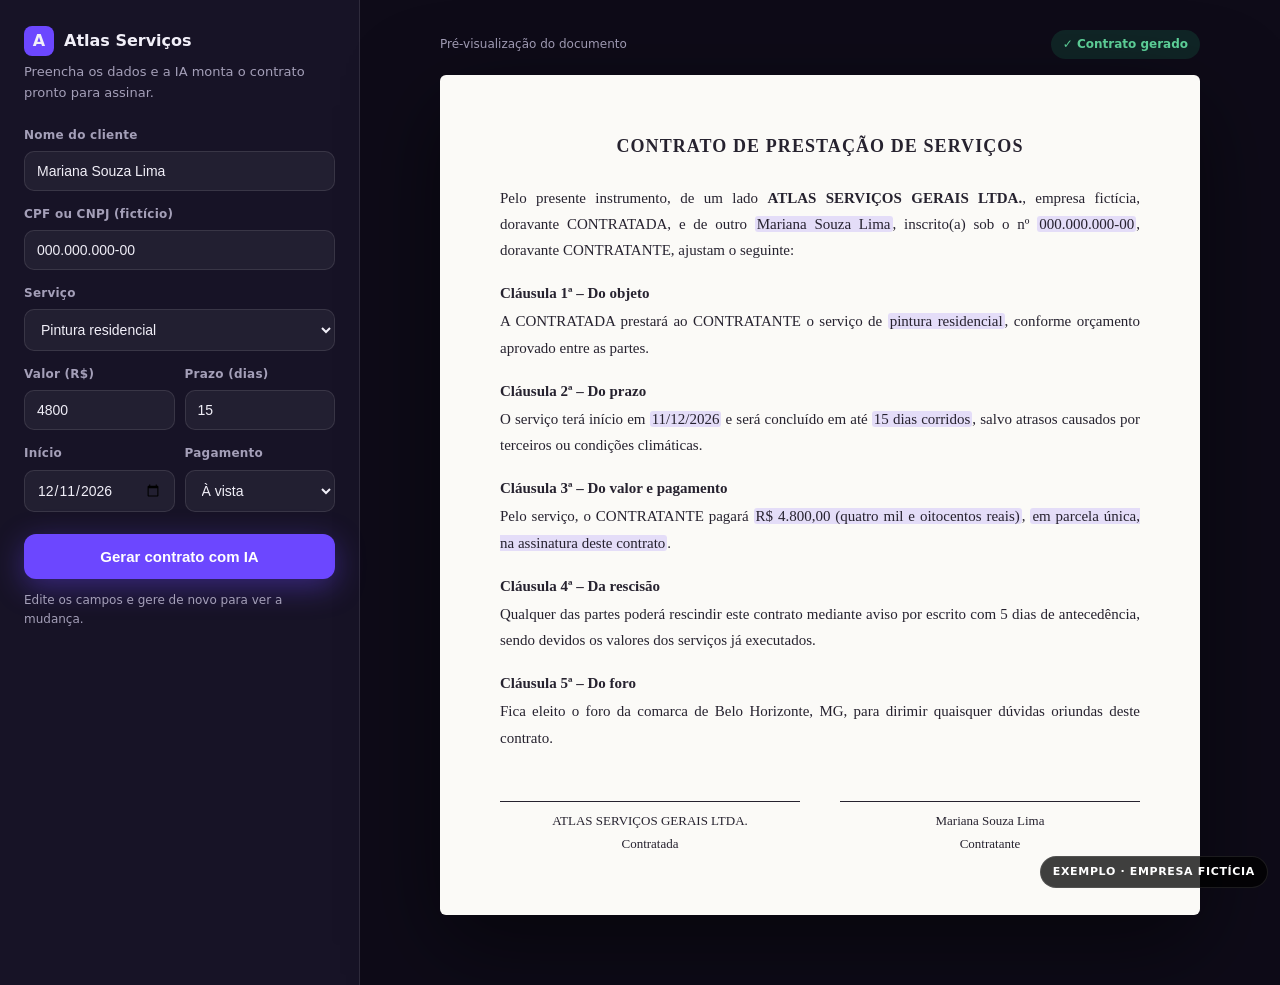
<file: exemplos/automacao.html>
<!DOCTYPE html>
<html lang="pt-BR">
<head>
<meta charset="utf-8">
<meta name="viewport" content="width=device-width, initial-scale=1">
<meta http-equiv="Content-Security-Policy" content="default-src 'none'; script-src 'sha256-az3kCv7x2ei2WriU0S+CNlQJ0wlVRQDYnEEnNv2iQps='; style-src 'self' 'unsafe-inline' https://fonts.googleapis.com; font-src https://fonts.gstatic.com; img-src 'self' data:; base-uri 'none'; form-action 'none'">
<meta name="referrer" content="strict-origin-when-cross-origin">
<title>Gerador de Contratos | Atlas Serviços</title>
<meta name="robots" content="noindex">
<link rel="preconnect" href="https://fonts.googleapis.com"><link rel="preconnect" href="https://fonts.gstatic.com" crossorigin>
<link href="https://fonts.googleapis.com/css2?family=Montserrat:wght@400;500;600;800&family=Source+Serif+4:wght@400;600&display=swap" rel="stylesheet">
<style>
:root{--bg:#0e0b18;--pn:#171326;--ln:rgba(255,255,255,.1);--tx:#f1eff8;--mu:#a49fb8;--p:#6c47ff;--p2:#9a82ff;--pp:#fbfaf7;--ink:#26222f}
*{box-sizing:border-box}
html,body{height:100%}
body{margin:0;background:var(--bg);color:var(--tx);font:400 14px/1.6 Montserrat,system-ui,sans-serif}
.tag{position:fixed;right:12px;bottom:12px;z-index:9;background:rgba(0,0,0,.75);color:#fff;font-size:11px;font-weight:600;letter-spacing:.06em;text-transform:uppercase;padding:6px 12px;border-radius:99px;border:1px solid var(--ln)}
.app{display:grid;grid-template-columns:360px 1fr;min-height:100%}
aside{background:var(--pn);border-right:1px solid var(--ln);padding:26px 24px 70px}
.lg{display:flex;align-items:center;gap:10px;font-weight:800;font-size:16px;margin-bottom:6px}
.lg i{width:30px;height:30px;border-radius:8px;background:var(--p);display:grid;place-items:center;font-style:normal}
aside>p{color:var(--mu);font-size:13px;margin:0 0 22px}
label{display:block;font-size:12px;font-weight:600;color:var(--mu);margin:14px 0 6px;letter-spacing:.02em}
input,select{width:100%;font:500 14px Montserrat,sans-serif;color:var(--tx);background:rgba(255,255,255,.05);border:1px solid var(--ln);border-radius:10px;padding:11px 12px;outline:none}
input:focus,select:focus{border-color:var(--p2)}
select option{background:var(--pn)}
.r2{display:grid;grid-template-columns:1fr 1fr;gap:10px}
.go{margin-top:22px;width:100%;font:600 15px Montserrat,sans-serif;color:#fff;background:var(--p);border:0;border-radius:12px;padding:14px;cursor:pointer;box-shadow:0 8px 30px rgba(108,71,255,.4);display:flex;justify-content:center;align-items:center;gap:10px}
.go:hover{background:#7d5cff}.go:disabled{opacity:.7;cursor:wait}
.st{margin-top:12px;font-size:12px;color:var(--mu);min-height:20px}
main{padding:30px clamp(16px,4vw,50px) 70px;display:flex;flex-direction:column;align-items:center;gap:16px}
.bar{width:min(760px,100%);display:flex;justify-content:space-between;align-items:center;gap:10px;flex-wrap:wrap}
.bar span{font-size:12px;color:var(--mu)}
.bar b{font-size:12px;padding:5px 12px;border-radius:99px;background:rgba(31,157,99,.18);color:#5fd49b}
.doc{width:min(760px,100%);background:var(--pp);color:var(--ink);border-radius:6px;padding:clamp(26px,5vw,60px);font:400 15px/1.75 "Source Serif 4",Georgia,serif;box-shadow:0 30px 90px rgba(0,0,0,.5);position:relative}
.doc h1{font:600 18px/1.3 "Source Serif 4",serif;text-align:center;letter-spacing:.06em;text-transform:uppercase;margin:0 0 26px}
.doc h2{font:600 15px "Source Serif 4",serif;margin:22px 0 6px}
.doc p{margin:0 0 10px;text-align:justify}
.doc mark{background:rgba(108,71,255,.16);color:inherit;padding:0 2px;border-radius:3px;transition:background 1.2s}
.doc.done mark{background:transparent}
.sg{display:grid;grid-template-columns:1fr 1fr;gap:40px;margin-top:50px;text-align:center;font-size:13px}
.sg div{border-top:1px solid var(--ink);padding-top:8px}
.cur::after{content:"▍";color:var(--p);animation:bl 1s steps(1) infinite}
@keyframes bl{50%{opacity:0}}
.sp{width:16px;height:16px;border:2px solid rgba(255,255,255,.4);border-top-color:#fff;border-radius:50%;animation:rt .8s linear infinite;display:none}
.go:disabled .sp{display:block}
@keyframes rt{to{transform:rotate(1turn)}}
@media(max-width:860px){.app{grid-template-columns:1fr}aside{border-right:0;border-bottom:1px solid var(--ln);padding-bottom:26px}}
</style>
</head>
<body>
<span class="tag">Exemplo · empresa fictícia</span>
<div class="app">
<aside>
<div class="lg"><i>A</i>Atlas Serviços</div>
<p>Preencha os dados e a IA monta o contrato pronto para assinar.</p>
<form id="f">
<label for="cl">Nome do cliente</label><input id="cl" maxlength="120" value="Mariana Souza Lima">
<label for="dc">CPF ou CNPJ (fictício)</label><input id="dc" maxlength="30" value="000.000.000-00">
<label for="sv">Serviço</label><select id="sv"><option>Pintura residencial</option><option>Reforma de banheiro</option><option>Instalação elétrica</option><option>Manutenção de jardim</option></select>
<div class="r2"><div><label for="vl">Valor (R$)</label><input id="vl" inputmode="numeric" value="4800"></div><div><label for="pz">Prazo (dias)</label><input id="pz" inputmode="numeric" value="15"></div></div>
<div class="r2"><div><label for="dt">Início</label><input id="dt" type="date"></div><div><label for="pg">Pagamento</label><select id="pg"><option>À vista</option><option>50% + 50%</option><option>3x sem juros</option></select></div></div>
<button class="go" id="go" type="submit"><span class="sp"></span><span id="gl">Gerar contrato com IA</span></button>
<div class="st" id="st">Edite os campos e gere de novo para ver a mudança.</div>
</form>
</aside>
<main>
<div class="bar"><span>Pré-visualização do documento</span><b id="ok" hidden>✓ Contrato gerado</b></div>
<article class="doc" id="doc"></article>
</main>
</div>
<script>
const $=id=>document.getElementById(id);
const U=["","um","dois","três","quatro","cinco","seis","sete","oito","nove","dez","onze","doze","treze","quatorze","quinze","dezesseis","dezessete","dezoito","dezenove"],D=["","","vinte","trinta","quarenta","cinquenta","sessenta","setenta","oitenta","noventa"],C=["","cento","duzentos","trezentos","quatrocentos","quinhentos","seiscentos","setecentos","oitocentos","novecentos"];
function c3(n){if(n==100)return"cem";const c=Math.floor(n/100),r=n%100,p=[];if(c)p.push(C[c]);if(r<20){if(r)p.push(U[r])}else{p.push(D[Math.floor(r/10)]+(r%10?" e "+U[r%10]:""))}return p.join(" e ")}
function ext(n){n=Math.floor(n);if(!n)return"zero reais";const m=Math.floor(n/1000),r=n%1000,p=[];if(m)p.push(m==1?"mil":c3(m)+" mil");if(r)p.push(c3(r));let s=p.join(r&&(r<100||r%100==0)?" e ":" ");return s+(n==1?" real":(r==0&&m>=1000?" de reais":" reais"))}
const br=n=>n.toLocaleString("pt-BR",{style:"currency",currency:"BRL"});
const esc=t=>String(t).replace(/&/g,"&amp;").replace(/</g,"&lt;").replace(/>/g,"&gt;").replace(/"/g,"&quot;");
const fd=s=>{if(!s)return"a combinar";const[y,m,d]=s.split("-");return`${d}/${m}/${y}`};
const pgT={"À vista":"em parcela única, na assinatura deste contrato","50% + 50%":"50% na assinatura deste contrato e 50% na entrega do serviço","3x sem juros":"em 3 parcelas mensais e iguais, sem juros, sendo a primeira na assinatura"};
function build(){const v=+($("vl").value.replace(/\D/g,""))||0,mk=t=>`<mark>${esc(t)}</mark>`;
return[`<h1>Contrato de prestação de serviços</h1>`,
`<p>Pelo presente instrumento, de um lado <b>ATLAS SERVIÇOS GERAIS LTDA.</b>, empresa fictícia, doravante CONTRATADA, e de outro ${mk($("cl").value||"[cliente]")}, inscrito(a) sob o nº ${mk($("dc").value||"[documento]")}, doravante CONTRATANTE, ajustam o seguinte:</p>`,
`<h2>Cláusula 1ª – Do objeto</h2><p>A CONTRATADA prestará ao CONTRATANTE o serviço de ${mk($("sv").value.toLowerCase())}, conforme orçamento aprovado entre as partes.</p>`,
`<h2>Cláusula 2ª – Do prazo</h2><p>O serviço terá início em ${mk(fd($("dt").value))} e será concluído em até ${mk(($("pz").value||"0")+" dias corridos")}, salvo atrasos causados por terceiros ou condições climáticas.</p>`,
`<h2>Cláusula 3ª – Do valor e pagamento</h2><p>Pelo serviço, o CONTRATANTE pagará ${mk(br(v)+" ("+ext(v)+")")}, ${mk(pgT[$("pg").value])}.</p>`,
`<h2>Cláusula 4ª – Da rescisão</h2><p>Qualquer das partes poderá rescindir este contrato mediante aviso por escrito com 5 dias de antecedência, sendo devidos os valores dos serviços já executados.</p>`,
`<h2>Cláusula 5ª – Do foro</h2><p>Fica eleito o foro da comarca de Belo Horizonte, MG, para dirimir quaisquer dúvidas oriundas deste contrato.</p>`,
`<div class="sg"><div>ATLAS SERVIÇOS GERAIS LTDA.<br>Contratada</div><div>${esc($("cl").value||"Contratante")}<br>Contratante</div></div>`]}
let tm;
function gen(anim){clearTimeout(tm);const d=$("doc"),parts=build();d.classList.remove("done");$("ok").hidden=true;
if(!anim||matchMedia("(prefers-reduced-motion:reduce)").matches){d.innerHTML=parts.join("");$("ok").hidden=false;return}
$("go").disabled=true;$("gl").textContent="Gerando...";$("st").textContent="Lendo dados e aplicando o modelo de contrato...";d.innerHTML="";let i=0;
(function step(){d.innerHTML=parts.slice(0,i+1).join("");d.lastElementChild.classList.add("cur");i++;
if(i<parts.length){tm=setTimeout(step,280)}else{d.lastElementChild.classList.remove("cur");$("go").disabled=false;$("gl").textContent="Gerar contrato com IA";$("st").textContent="Pronto. Os campos destacados vieram do formulário.";$("ok").hidden=false;setTimeout(()=>d.classList.add("done"),2500)}})()}
const t=new Date();t.setDate(t.getDate()+7);$("dt").value=t.toISOString().slice(0,10);
$("f").addEventListener("submit",e=>{e.preventDefault();gen(true)});gen(false);
</script>
</body>
</html>
</file>
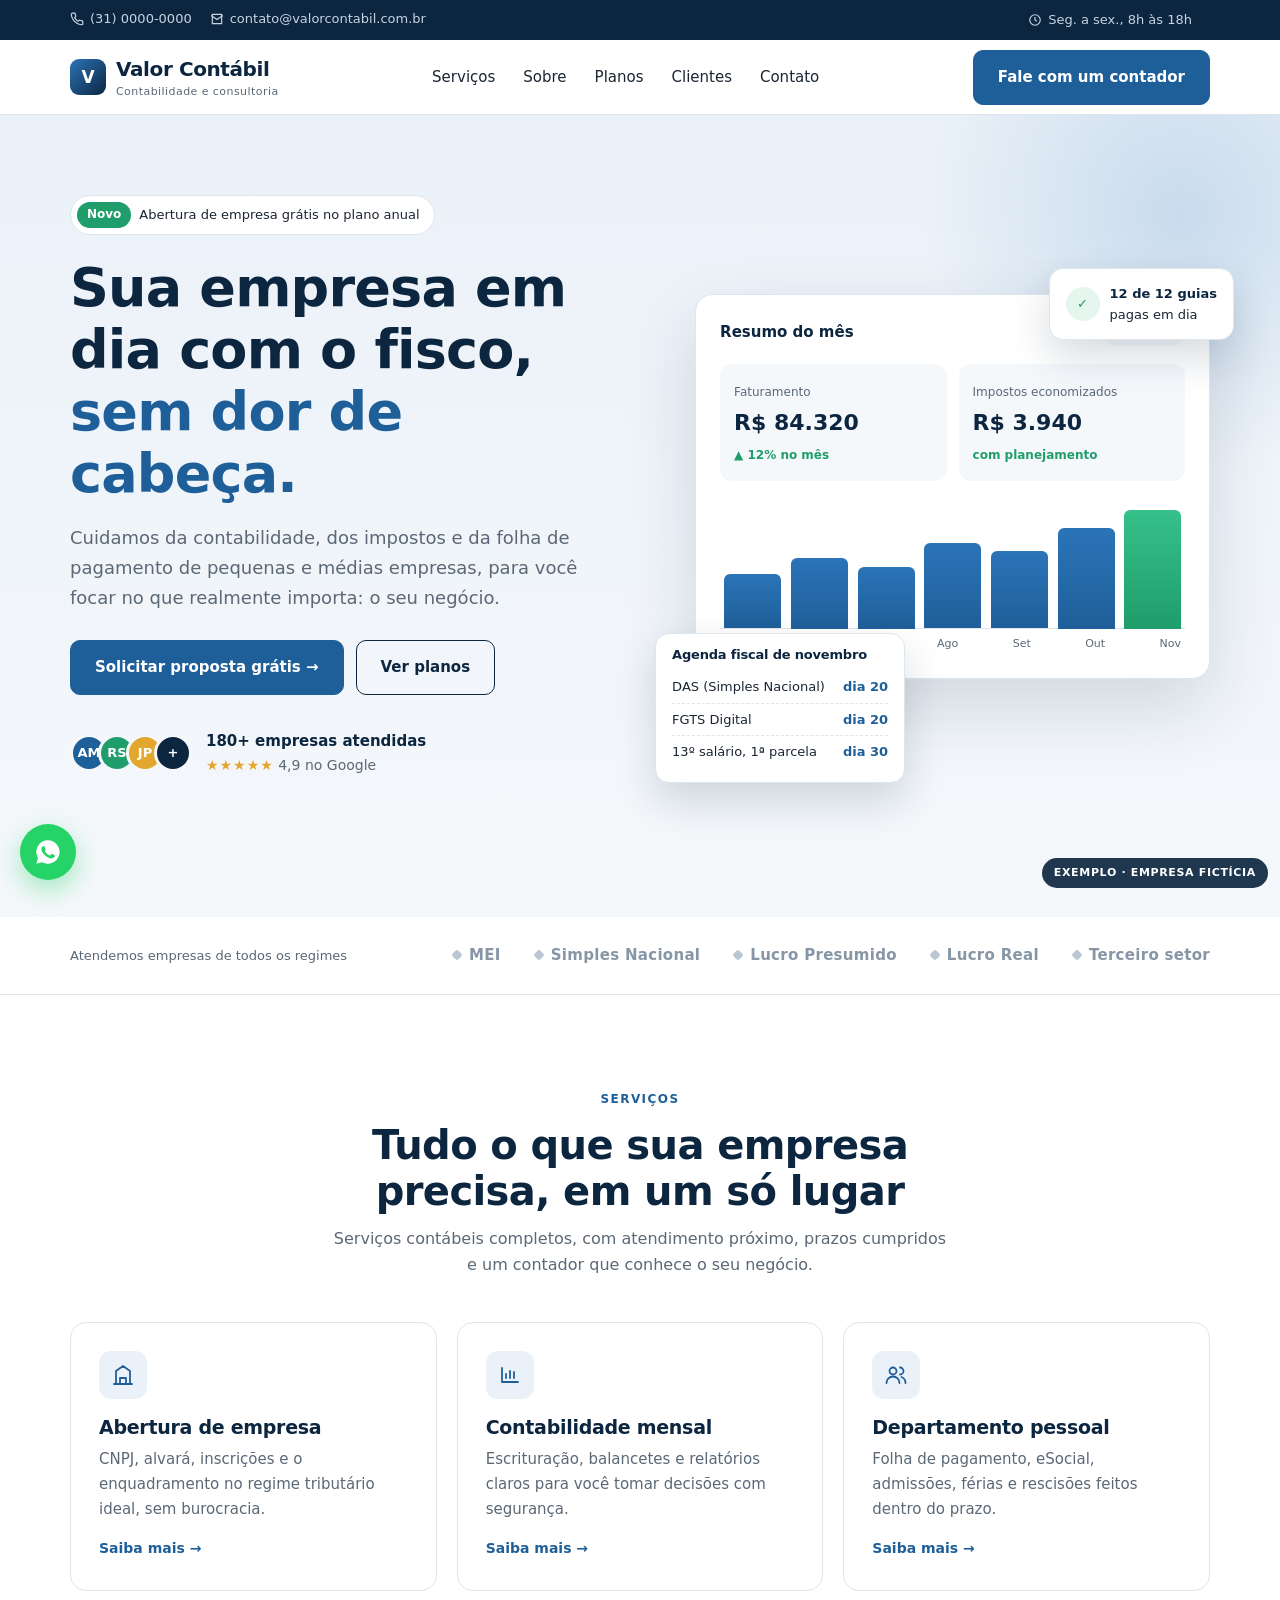
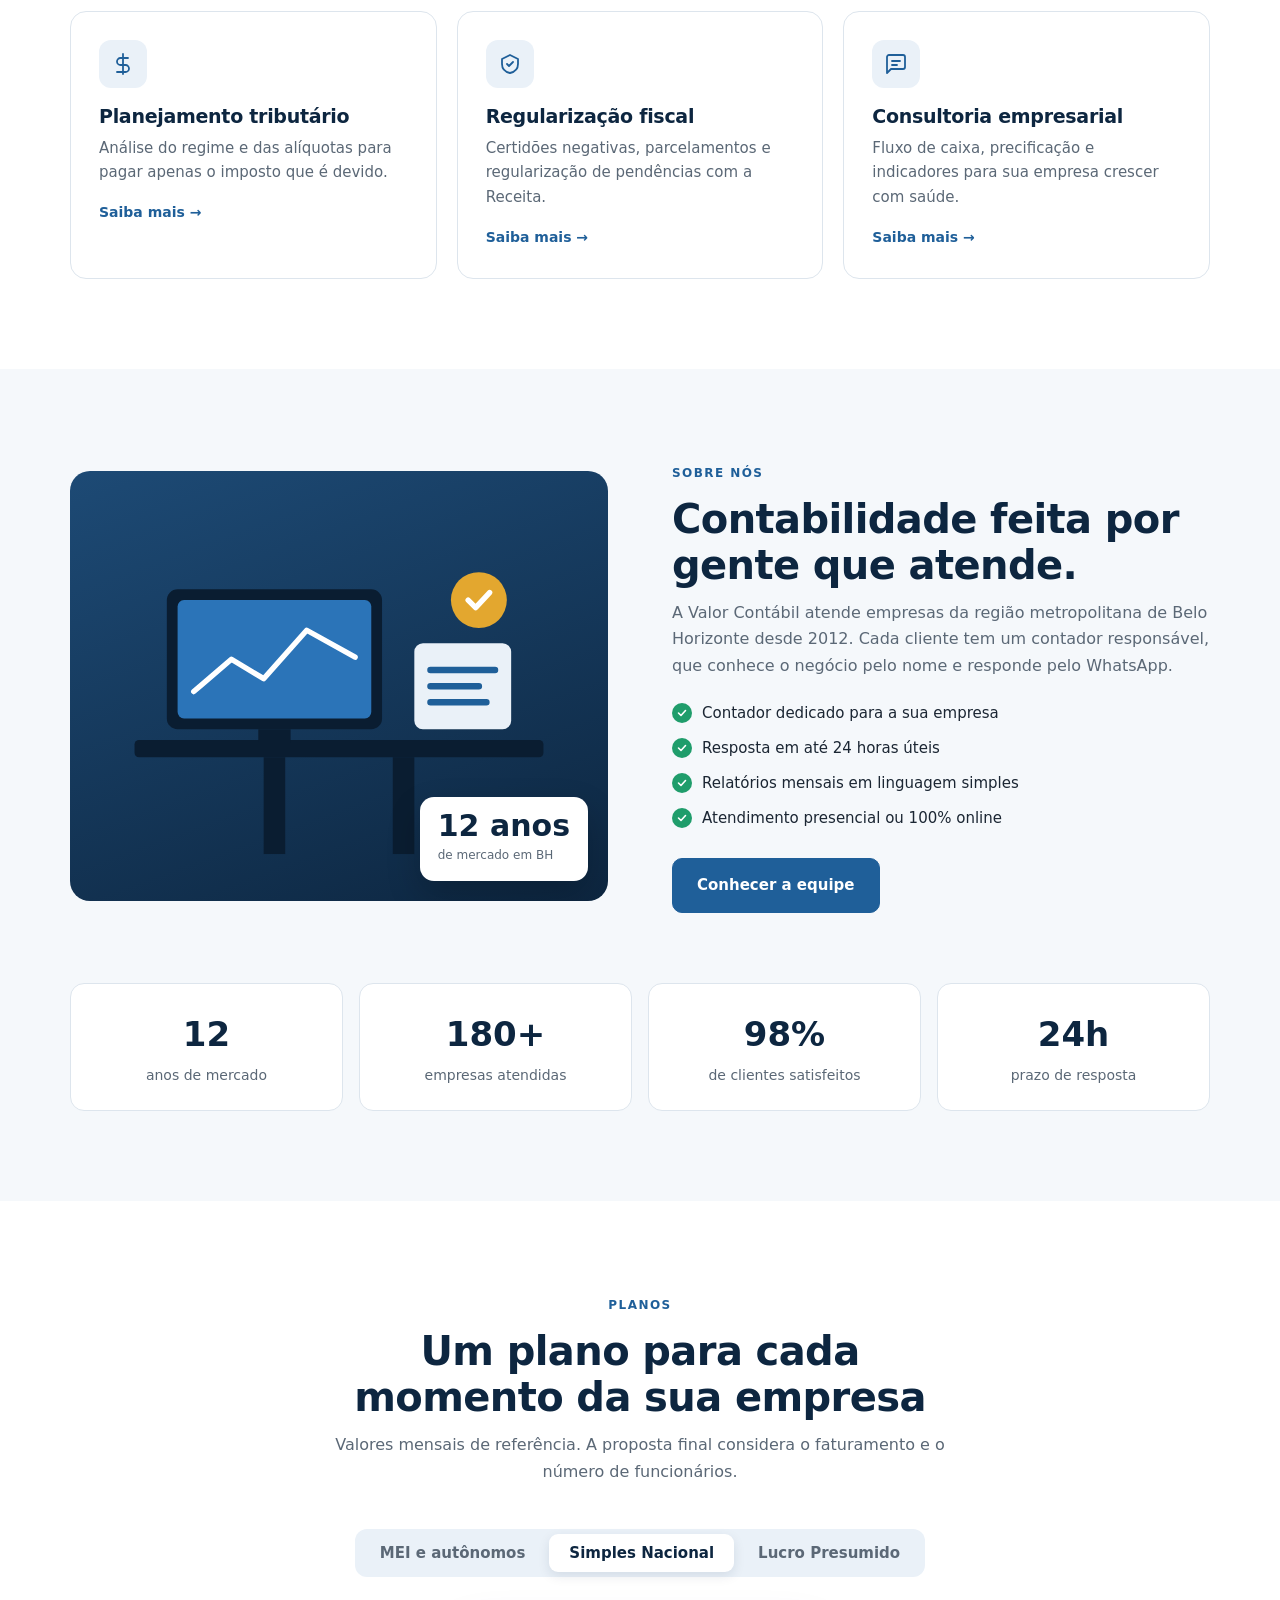
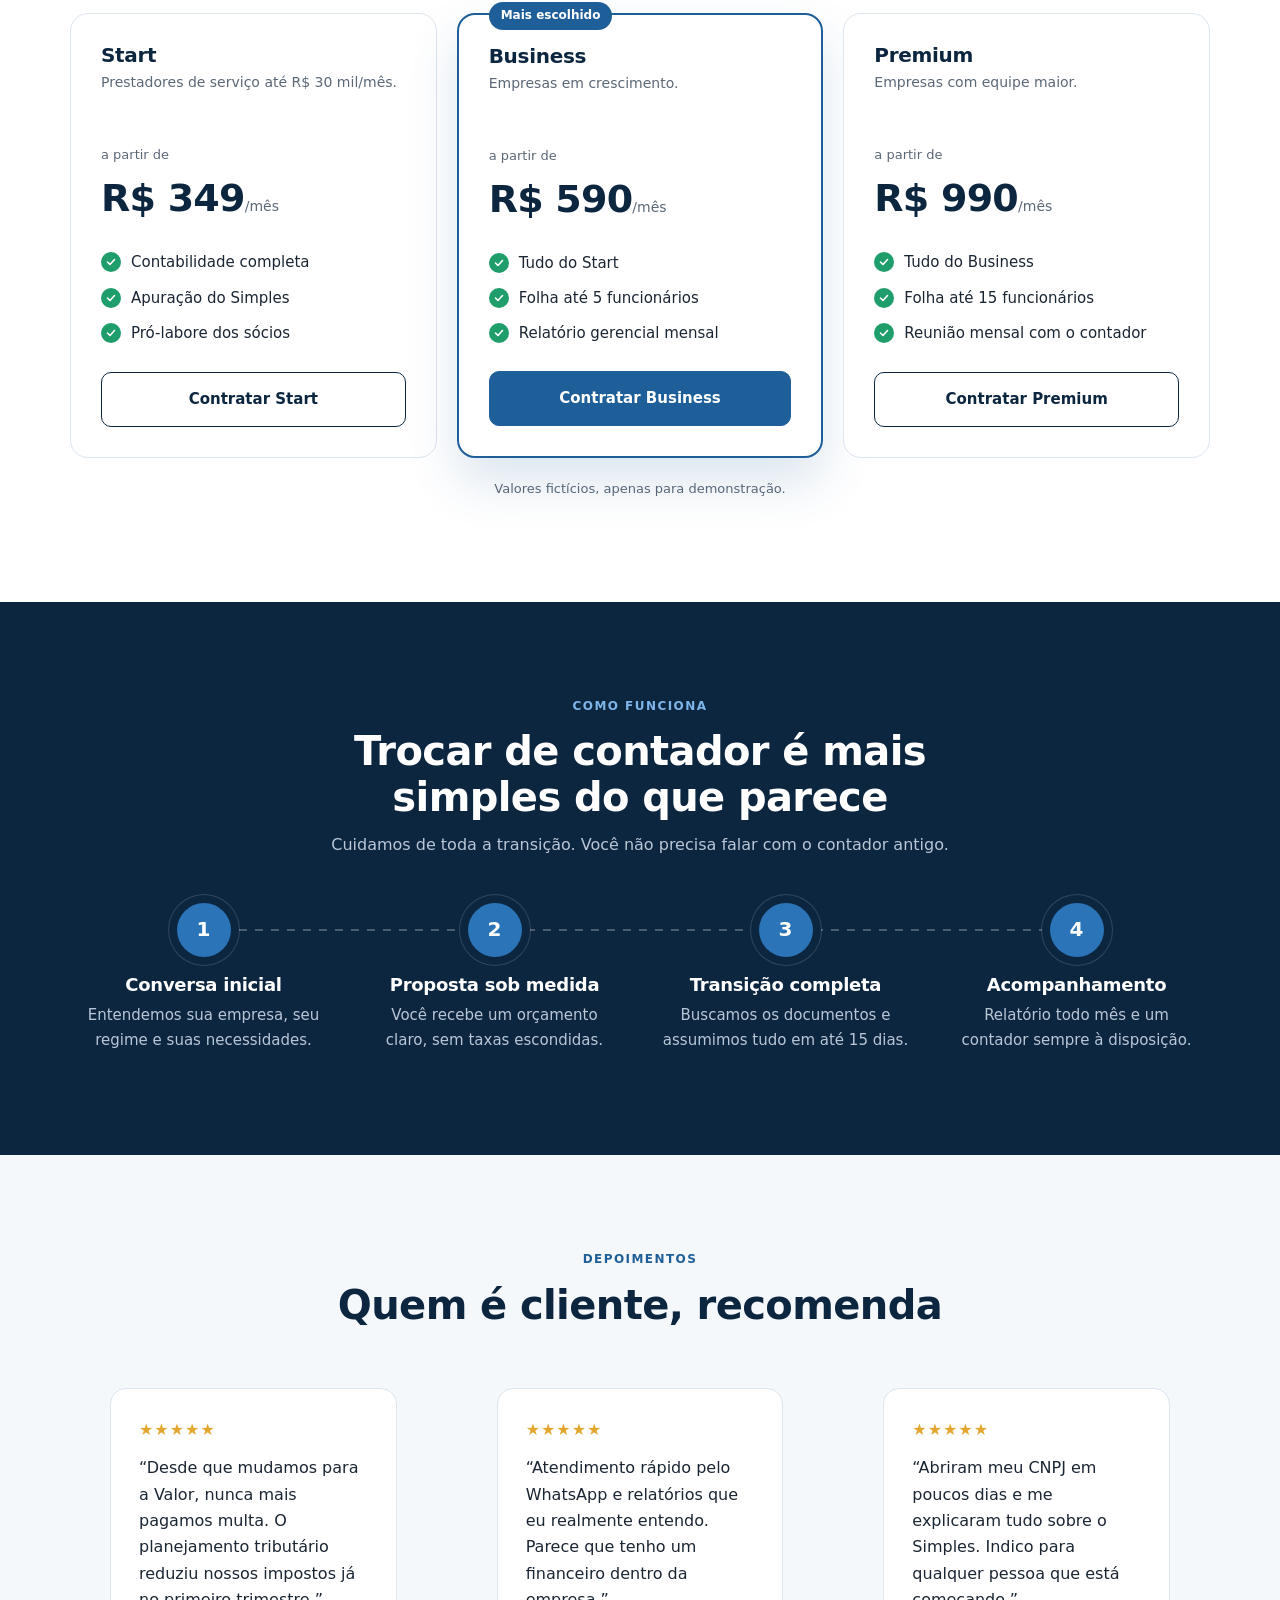
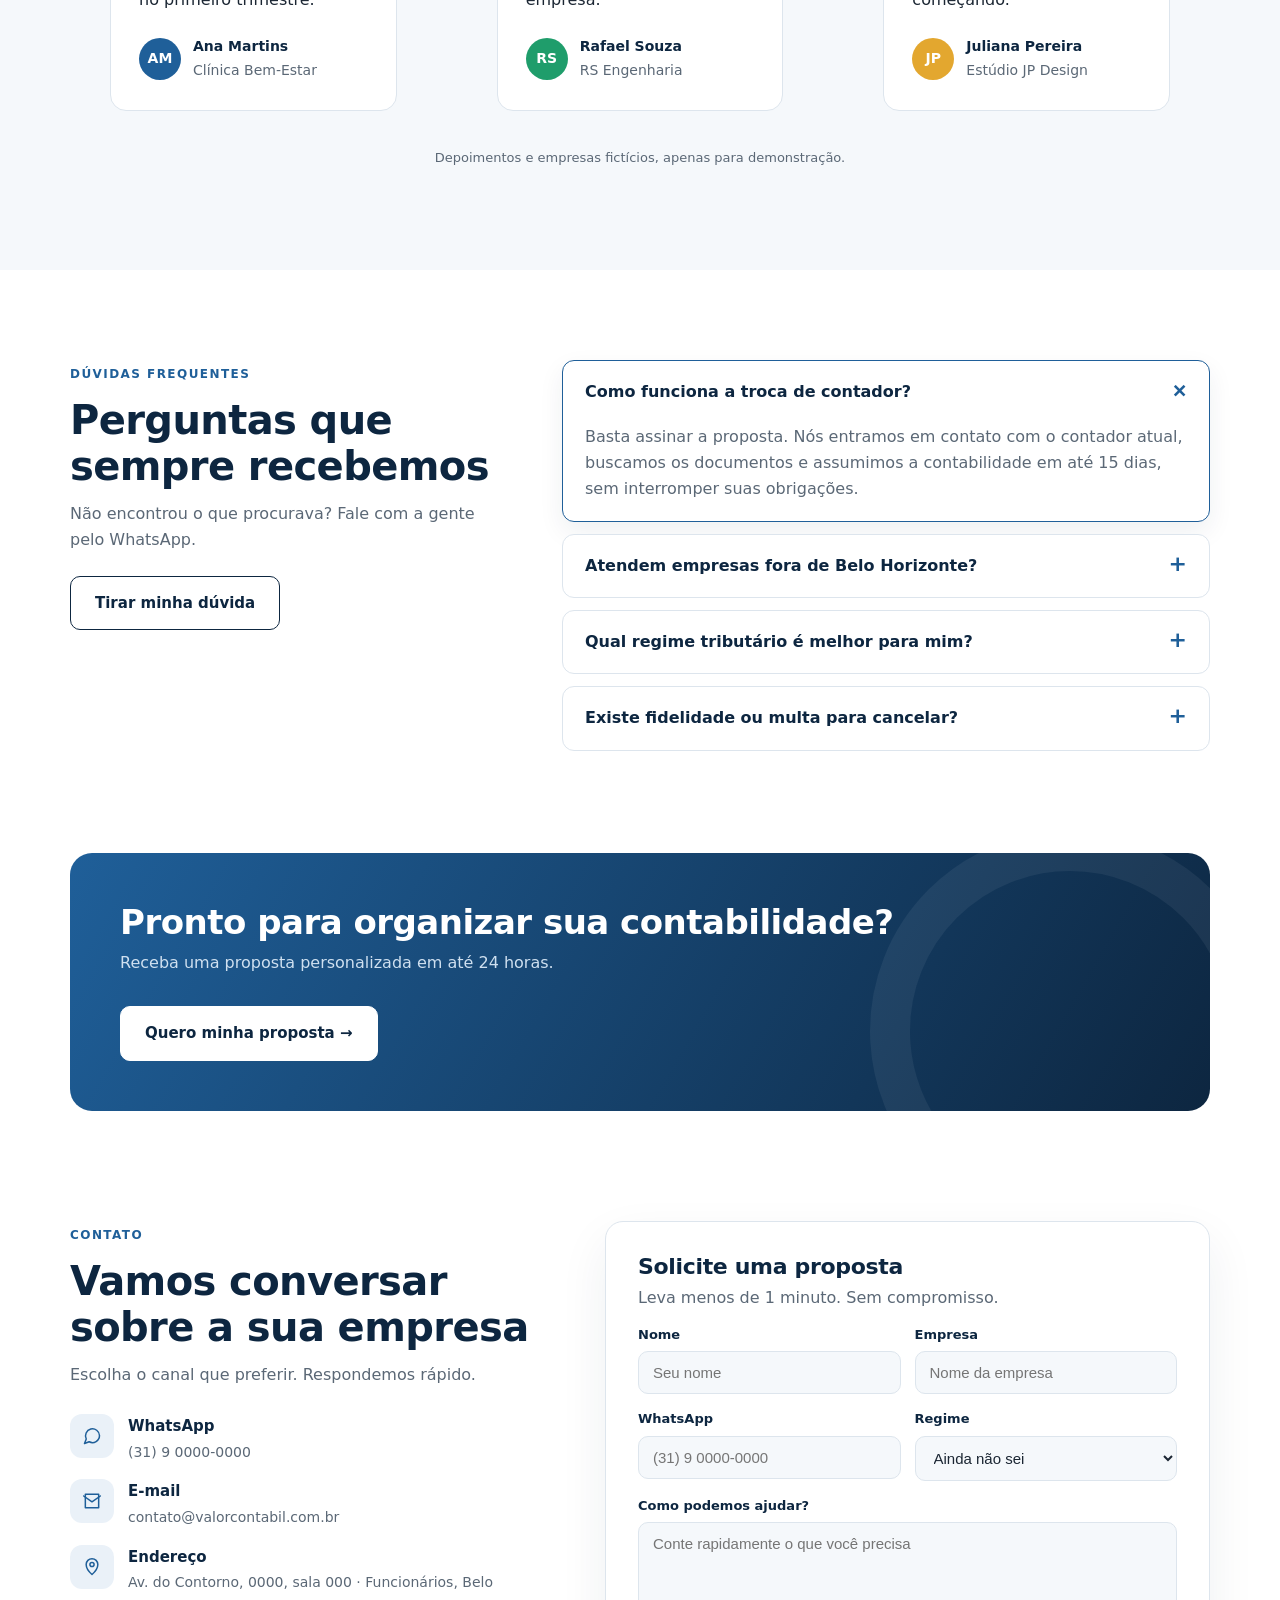
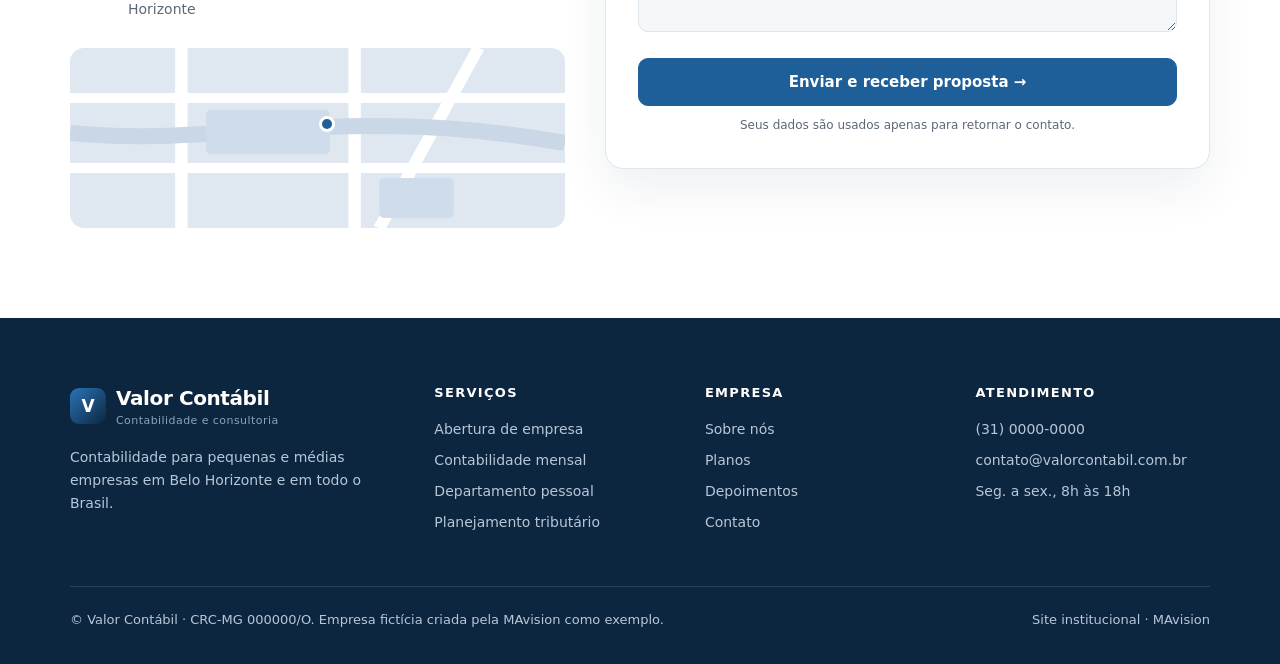
<file: exemplos/institucional.html>
<!DOCTYPE html>
<html lang="pt-BR">
<head>
<meta charset="utf-8">
<meta name="viewport" content="width=device-width, initial-scale=1">
<meta http-equiv="Content-Security-Policy" content="default-src 'none'; script-src 'sha256-qOhFsq0QMV2REqNwk5hGH5bZE9SkX6gt6yeyKdYPv+U=' 'sha256-F1BcUHEt/j9eydcrxUS/sUDzJu2HJcL1EH/885tia4s='; style-src 'self' 'unsafe-inline' https://fonts.googleapis.com; font-src https://fonts.gstatic.com; img-src 'self' data:; base-uri 'none'; form-action 'none'">
<meta name="referrer" content="strict-origin-when-cross-origin">
<title>Valor Contábil | Contabilidade em Belo Horizonte</title>
<meta name="robots" content="noindex">
<link rel="preconnect" href="https://fonts.googleapis.com"><link rel="preconnect" href="https://fonts.gstatic.com" crossorigin>
<link href="https://fonts.googleapis.com/css2?family=Libre+Franklin:wght@400;500;600;700;800&display=swap" rel="stylesheet">
<style>
:root{--nv:#0d2640;--nv2:#123354;--bl:#1f5f99;--bl2:#2b74b8;--sk:#eaf1f8;--sk2:#f5f8fb;--tx:#1b2633;--mu:#5b6876;--ln:#dde5ed;--gr:#1f9d6b;--gd:#e3a72f;--wh:#fff}
*{box-sizing:border-box}
html{scroll-behavior:smooth;scroll-padding-top:90px}
body{margin:0;font:400 16px/1.65 "Libre Franklin",system-ui,sans-serif;color:var(--tx);background:var(--wh);overflow-x:hidden}
a{color:inherit;text-decoration:none}
button{font-family:inherit}
h1,h2,h3,h4{margin:0;line-height:1.15;color:var(--nv);letter-spacing:-.015em}
p{margin:0 0 12px;color:var(--mu)}
.w{width:min(1140px,92%);margin:auto}
.tag{position:fixed;right:12px;bottom:12px;z-index:90;background:rgba(13,38,64,.92);color:#fff;font-size:11px;font-weight:600;letter-spacing:.06em;text-transform:uppercase;padding:6px 12px;border-radius:99px}
.ey{display:inline-block;font-size:12px;font-weight:700;letter-spacing:.12em;text-transform:uppercase;color:var(--bl);margin-bottom:12px}
.h2{font-size:clamp(28px,3.6vw,40px);margin-bottom:12px}
.tt{max-width:620px;margin-bottom:44px}
.tt.c{text-align:center;margin-inline:auto}
.bt{display:inline-flex;align-items:center;gap:8px;padding:14px 24px;border-radius:10px;background:var(--bl);color:#fff;font-weight:600;font-size:15px;border:1px solid var(--bl);cursor:pointer;transition:.25s}
.bt:hover{background:var(--nv);border-color:var(--nv);transform:translateY(-2px);box-shadow:0 10px 24px rgba(13,38,64,.18)}
.bt.o{background:transparent;color:var(--nv);border-color:var(--nv)}
.bt.o:hover{background:var(--nv);color:#fff}
.bt.w2{background:#fff;color:var(--nv);border-color:#fff}
.bt.w2:hover{background:var(--sk)}
.ck{list-style:none;margin:0;padding:0;display:grid;gap:10px}
.ck li{display:flex;gap:10px;align-items:flex-start;font-size:15px}
.ck li::before{content:"";flex-shrink:0;width:20px;height:20px;margin-top:2px;border-radius:50%;background:var(--gr) url("data:image/svg+xml,%3Csvg xmlns='http://www.w3.org/2000/svg' viewBox='0 0 24 24' fill='none' stroke='white' stroke-width='3.2' stroke-linecap='round' stroke-linejoin='round'%3E%3Cpath d='M5 12l5 5 9-10'/%3E%3C/svg%3E") center/12px no-repeat}
.js .rv{opacity:0;transform:translateY(24px);transition:opacity .7s ease,transform .7s ease;transition-delay:var(--d,0s)}
.js .rv.in{opacity:1;transform:none}
/* top bar + header */
.tb{background:var(--nv);color:#c6d4e2;font-size:13px}
.tb .w{display:flex;justify-content:space-between;gap:16px;padding:8px 0;flex-wrap:wrap}
.tb span{display:inline-flex;align-items:center;gap:6px;margin-right:18px}
.tb svg{width:14px;height:14px;fill:none;stroke:currentColor;stroke-width:2}
header{position:sticky;top:0;z-index:50;background:rgba(255,255,255,.96);backdrop-filter:blur(10px);border-bottom:1px solid var(--ln);transition:box-shadow .3s}
header.s{box-shadow:0 6px 24px rgba(13,38,64,.08)}
.hd{display:flex;align-items:center;justify-content:space-between;height:74px;gap:20px}
.lg{display:flex;align-items:center;gap:10px;font-weight:800;color:var(--nv);font-size:20px;letter-spacing:-.02em}
.lg i{width:36px;height:36px;border-radius:9px;background:linear-gradient(135deg,var(--bl2),var(--nv));display:grid;place-items:center;color:#fff;font-style:normal;font-size:17px}
.lg small{display:block;font-size:11px;font-weight:500;color:var(--mu);letter-spacing:.04em;margin-top:-3px}
nav{display:flex;gap:28px;font-size:15px;font-weight:500}
nav a{position:relative;padding:6px 0}
nav a::after{content:"";position:absolute;left:0;right:100%;bottom:0;height:2px;background:var(--bl);transition:.25s}
nav a:hover::after{right:0}
.mb{display:none;width:44px;height:44px;border-radius:10px;border:1px solid var(--ln);background:#fff;cursor:pointer;font-size:20px;color:var(--nv)}
/* hero */
.hero{background:linear-gradient(180deg,var(--sk) 0,var(--sk2) 100%);padding:80px 0 140px;position:relative;overflow:hidden}
.hero::before{content:"";position:absolute;right:-180px;top:-180px;width:560px;height:560px;border-radius:50%;background:radial-gradient(rgba(43,116,184,.18),transparent 65%)}
.hg{position:relative;display:grid;grid-template-columns:1.05fr .95fr;gap:56px;align-items:center}
.bd{display:inline-flex;align-items:center;gap:8px;background:#fff;border:1px solid var(--ln);border-radius:99px;padding:6px 14px 6px 6px;font-size:13px;font-weight:500;margin-bottom:22px}
.bd b{background:var(--gr);color:#fff;border-radius:99px;padding:3px 10px;font-size:12px}
.hero h1{font-size:clamp(34px,4.6vw,54px);margin-bottom:18px}
.hero h1 em{font-style:normal;color:var(--bl)}
.hero .ld{font-size:18px;max-width:520px;margin-bottom:28px}
.ac{display:flex;gap:12px;flex-wrap:wrap}
.pf{display:flex;align-items:center;gap:14px;margin-top:34px;font-size:14px;color:var(--mu)}
.av{display:flex}.av i{width:38px;height:38px;border-radius:50%;border:3px solid var(--sk2);margin-left:-10px;display:grid;place-items:center;font-style:normal;font-weight:700;font-size:13px;color:#fff}
.av i:first-child{margin-left:0}
.pf b{display:block;color:var(--nv);font-size:15px}
.st{color:var(--gd);letter-spacing:1px}
/* dashboard visual */
.dsh{position:relative}
.pn{background:#fff;border-radius:18px;box-shadow:0 30px 70px rgba(13,38,64,.14);padding:24px;border:1px solid var(--ln)}
.pn .h{display:flex;justify-content:space-between;align-items:center;margin-bottom:18px}
.pn .h b{font-size:15px;color:var(--nv)}.pn .h span{font-size:12px;color:var(--mu);background:var(--sk2);padding:4px 10px;border-radius:99px}
.kp{display:grid;grid-template-columns:1fr 1fr;gap:12px;margin-bottom:18px}
.kp div{background:var(--sk2);border-radius:12px;padding:14px}
.kp span{font-size:12px;color:var(--mu)}.kp strong{display:block;font-size:22px;color:var(--nv);font-variant-numeric:tabular-nums}
.kp em{font-style:normal;font-size:12px;font-weight:600;color:var(--gr)}
.ch{display:flex;align-items:flex-end;gap:10px;height:130px;padding:0 4px;border-bottom:1px solid var(--ln)}
.ch i{flex:1;border-radius:6px 6px 0 0;background:linear-gradient(var(--bl2),var(--bl));height:var(--h);transform-origin:bottom;animation:gr 1.2s cubic-bezier(.2,.7,.2,1) both;animation-delay:calc(var(--n)*.08s)}
.ch i:last-child{background:linear-gradient(#36c08a,var(--gr))}
@keyframes gr{from{transform:scaleY(0)}}
.cl{display:flex;justify-content:space-between;font-size:11px;color:var(--mu);margin-top:6px;padding:0 4px}
.fl{position:absolute;background:#fff;border-radius:14px;box-shadow:0 18px 40px rgba(13,38,64,.16);border:1px solid var(--ln);padding:14px 16px;font-size:13px}
.fl.a{left:-40px;bottom:-104px;width:250px;animation:fy 5s ease-in-out infinite}
.fl.b{right:-24px;top:-26px;display:flex;gap:10px;align-items:center;animation:fy 5s 1.2s ease-in-out infinite}
.fl.b i{width:34px;height:34px;border-radius:50%;background:#e4f6ee;display:grid;place-items:center;color:var(--gr);font-style:normal;font-weight:800}
@keyframes fy{50%{transform:translateY(-8px)}}
.fl h4{font-size:13px;margin-bottom:8px}
.fl li{display:flex;justify-content:space-between;padding:5px 0;border-bottom:1px dashed var(--ln)}
.fl li:last-child{border:0}.fl li b{color:var(--bl)}
.fl ul{list-style:none;margin:0;padding:0}
/* trust strip */
.tr{border-bottom:1px solid var(--ln);padding:26px 0}
.tr .w{display:flex;align-items:center;justify-content:space-between;gap:20px;flex-wrap:wrap}
.tr small{font-size:13px;color:var(--mu);font-weight:500}
.tr ul{list-style:none;margin:0;padding:0;display:flex;gap:34px;flex-wrap:wrap}
.tr li{font-weight:700;color:#8796a6;font-size:15px;letter-spacing:.02em;display:flex;align-items:center;gap:8px}
.tr li i{width:8px;height:8px;border-radius:2px;background:#b9c6d3;transform:rotate(45deg)}
section{padding:90px 0}
/* services */
.sv{display:grid;grid-template-columns:repeat(3,1fr);gap:20px}
.sc{background:#fff;border:1px solid var(--ln);border-radius:16px;padding:28px;transition:.3s;position:relative;overflow:hidden}
.sc::after{content:"";position:absolute;left:0;top:0;height:3px;width:0;background:var(--bl);transition:.4s}
.sc:hover{transform:translateY(-4px);box-shadow:0 20px 44px rgba(13,38,64,.1);border-color:transparent}
.sc:hover::after{width:100%}
.sc .ic{width:48px;height:48px;border-radius:12px;background:var(--sk);display:grid;place-items:center;margin-bottom:18px;transition:.3s}
.sc:hover .ic{background:var(--bl)}
.sc svg{width:24px;height:24px;fill:none;stroke:var(--bl);stroke-width:1.8;stroke-linecap:round;stroke-linejoin:round;transition:.3s}
.sc:hover svg{stroke:#fff}
.sc h3{font-size:19px;margin-bottom:8px}.sc p{font-size:15px;margin-bottom:14px}
.sc a{font-size:14px;font-weight:600;color:var(--bl)}
/* about */
.ab{background:var(--sk2)}
.ag{display:grid;grid-template-columns:1fr 1fr;gap:64px;align-items:center}
.ph{position:relative;aspect-ratio:5/4;border-radius:20px;overflow:hidden;background:linear-gradient(160deg,#1d4a75,var(--nv))}
.ph svg{position:absolute;inset:0;width:100%;height:100%}
.ph .yr{position:absolute;right:20px;bottom:20px;background:#fff;border-radius:14px;padding:14px 18px;box-shadow:0 14px 34px rgba(0,0,0,.2)}
.ph .yr b{display:block;font-size:30px;color:var(--nv);line-height:1}.ph .yr span{font-size:12px;color:var(--mu)}
.ag .ck{margin:22px 0 28px}
.nm{display:grid;grid-template-columns:repeat(4,1fr);gap:16px;margin-top:70px}
.nm div{background:#fff;border:1px solid var(--ln);border-radius:14px;padding:22px;text-align:center}
.nm b{display:block;font-size:34px;font-weight:800;color:var(--nv);font-variant-numeric:tabular-nums}
.nm span{font-size:14px;color:var(--mu)}
/* plans */
.pt{display:inline-flex;background:var(--sk);border-radius:12px;padding:5px;margin:0 auto 36px;gap:4px;flex-wrap:wrap;justify-content:center}
.pt button{border:0;background:transparent;padding:10px 20px;border-radius:9px;font-size:15px;font-weight:600;color:var(--mu);cursor:pointer;transition:.25s}
.pt button[aria-selected=true]{background:#fff;color:var(--nv);box-shadow:0 4px 12px rgba(13,38,64,.1)}
.pw{text-align:center}
.pl{display:grid;grid-template-columns:repeat(3,1fr);gap:20px;text-align:left}
.pc{border:1px solid var(--ln);border-radius:18px;padding:30px;background:#fff;display:flex;flex-direction:column;position:relative}
.pc.f{border:2px solid var(--bl);box-shadow:0 24px 50px rgba(31,95,153,.16)}
.pc.f::before{content:"Mais escolhido";position:absolute;top:-13px;left:30px;background:var(--bl);color:#fff;font-size:12px;font-weight:600;padding:4px 12px;border-radius:99px}
.pc h3{font-size:20px;margin-bottom:4px}.pc>p{font-size:14px;min-height:44px}
.pr{margin:14px 0 20px;color:var(--nv)}
.pr small{font-size:13px;color:var(--mu)}.pr b{font-size:38px;font-weight:800;letter-spacing:-.02em}.pr span{font-size:14px;color:var(--mu)}
.pc .ck{margin-bottom:26px;flex:1}
.pc .bt{justify-content:center}
.pn2{font-size:13px;color:var(--mu);margin-top:20px;text-align:center}
/* steps */
.sp{background:var(--nv);color:#fff}
.sp .h2,.sp h3{color:#fff}.sp p{color:#b8c7d6}.sp .ey{color:#7fb6ea}
.sg{display:grid;grid-template-columns:repeat(4,1fr);gap:24px;counter-reset:s;position:relative}
.sg::before{content:"";position:absolute;top:26px;left:12%;right:12%;height:2px;background:repeating-linear-gradient(90deg,rgba(255,255,255,.25) 0 8px,transparent 8px 16px)}
.sg div{position:relative;text-align:center;padding:0 8px}
.sg div::before{counter-increment:s;content:counter(s);display:grid;place-items:center;width:54px;height:54px;margin:0 auto 18px;border-radius:50%;background:var(--bl2);font-weight:800;font-size:20px;box-shadow:0 0 0 8px var(--nv),0 0 0 9px rgba(255,255,255,.15);position:relative}
.sg h3{font-size:18px;margin-bottom:8px}.sg p{font-size:15px}
/* testimonials */
.tg{display:grid;grid-template-columns:repeat(3,1fr);gap:20px}
.tc{background:#fff;border:1px solid var(--ln);border-radius:16px;padding:28px;display:flex;flex-direction:column}
.tc .st{font-size:16px;margin-bottom:12px}
.tc blockquote{margin:0 0 22px;font-size:16px;color:var(--tx);flex:1}
.tc figcaption{display:flex;align-items:center;gap:12px;font-size:14px;color:var(--mu)}
.tc figcaption i{width:42px;height:42px;border-radius:50%;display:grid;place-items:center;font-style:normal;font-weight:700;color:#fff}
.tc figcaption b{display:block;color:var(--nv)}
/* faq */
.fq{display:grid;grid-template-columns:.8fr 1.2fr;gap:60px;align-items:start}
details{border:1px solid var(--ln);border-radius:12px;margin-bottom:12px;background:#fff;transition:.25s}
details[open]{border-color:var(--bl);box-shadow:0 10px 26px rgba(13,38,64,.07)}
summary{list-style:none;cursor:pointer;padding:18px 22px;font-weight:600;color:var(--nv);display:flex;justify-content:space-between;gap:16px}
summary::-webkit-details-marker{display:none}
summary::after{content:"+";font-size:22px;line-height:1;color:var(--bl);transition:.25s}
details[open] summary::after{transform:rotate(45deg)}
details p{padding:0 22px 18px;margin:0}
/* cta */
.cta{background:linear-gradient(120deg,var(--bl),var(--nv));border-radius:22px;padding:50px;display:flex;justify-content:space-between;align-items:center;gap:30px;flex-wrap:wrap;position:relative;overflow:hidden}
.cta::after{content:"";position:absolute;right:-60px;bottom:-120px;width:320px;height:320px;border-radius:50%;border:40px solid rgba(255,255,255,.06)}
.cta h2{color:#fff;font-size:clamp(24px,3vw,34px);margin-bottom:8px}.cta p{color:#cfe0f0;margin:0}
.cta>*{position:relative;z-index:1}
/* contact */
.cg{display:grid;grid-template-columns:.9fr 1.1fr;gap:40px;align-items:start}
.ci{display:grid;gap:14px;margin:26px 0}
.ci>div{display:flex;gap:14px;align-items:flex-start}
.ci i{flex-shrink:0;width:44px;height:44px;border-radius:12px;background:var(--sk);display:grid;place-items:center}
.ci svg{width:20px;height:20px;fill:none;stroke:var(--bl);stroke-width:1.8;stroke-linecap:round;stroke-linejoin:round}
.ci b{display:block;color:var(--nv);font-size:15px}.ci span{font-size:14px;color:var(--mu)}
.map{height:180px;border-radius:14px;overflow:hidden;position:relative;background:#dfe8f1}
.map svg{width:100%;height:100%}
.map .pin{position:absolute;left:52%;top:42%;width:16px;height:16px;margin:-8px;border-radius:50%;background:var(--bl);border:3px solid #fff;box-shadow:0 0 0 0 rgba(31,95,153,.5);animation:pu 2s infinite}
@keyframes pu{to{box-shadow:0 0 0 18px rgba(31,95,153,0)}}
.fm{background:#fff;border:1px solid var(--ln);border-radius:18px;padding:32px;box-shadow:0 20px 50px rgba(13,38,64,.07)}
.fm h3{font-size:22px;margin-bottom:6px}.fm>p{font-size:14px;margin-bottom:22px}
.fg{display:grid;grid-template-columns:1fr 1fr;gap:14px}
.fg .full{grid-column:1/-1}
label{display:block;font-size:13px;font-weight:600;color:var(--nv);margin-bottom:6px}
input,select,textarea{width:100%;font:400 15px "Libre Franklin",sans-serif;color:var(--tx);border:1px solid var(--ln);border-radius:10px;padding:12px 14px;background:var(--sk2);outline:none;transition:.2s}
input:focus,select:focus,textarea:focus{border-color:var(--bl);background:#fff;box-shadow:0 0 0 3px rgba(31,95,153,.12)}
textarea{min-height:110px;resize:vertical}
.fm .bt{width:100%;justify-content:center;margin-top:18px}
.fm small{display:block;text-align:center;font-size:12px;color:var(--mu);margin-top:10px}
.ok{display:none;text-align:center;padding:30px 10px}
.ok i{display:grid;place-items:center;width:64px;height:64px;margin:0 auto 14px;border-radius:50%;background:#e4f6ee;color:var(--gr);font-size:30px;font-style:normal;font-weight:800}
.done .fb{display:none}.done .ok{display:block}
/* footer */
footer{background:var(--nv);color:#b8c7d6;padding:64px 0 26px;font-size:14px}
.fc{display:grid;grid-template-columns:1.4fr 1fr 1fr 1fr;gap:36px;margin-bottom:44px}
footer .lg{color:#fff}footer .lg small{color:#8ea3b8}
footer h5{margin:0 0 14px;font-size:13px;letter-spacing:.1em;text-transform:uppercase;color:#fff}
footer a,footer span{display:block;margin-bottom:8px;color:#b8c7d6;transition:.2s}footer a:hover{color:#fff}
.cp{border-top:1px solid rgba(255,255,255,.12);padding-top:22px;display:flex;justify-content:space-between;gap:16px;flex-wrap:wrap;font-size:13px;color:#8ea3b8}
.wa{position:fixed;left:20px;bottom:20px;z-index:80;width:56px;height:56px;border-radius:50%;background:#25d366;display:grid;place-items:center;box-shadow:0 10px 26px rgba(37,211,102,.4);transition:.25s}
.wa:hover{transform:scale(1.08)}
.wa svg{width:28px;height:28px;fill:#fff}
@media(max-width:980px){
nav{position:absolute;top:100%;left:0;right:0;background:#fff;flex-direction:column;gap:0;padding:8px 4%;border-bottom:1px solid var(--ln);display:none;box-shadow:0 16px 30px rgba(13,38,64,.1)}
nav.o{display:flex}nav a{padding:14px 0;border-bottom:1px solid var(--ln)}nav a:last-child{border:0}
.mb{display:block}.hd>.bt{display:none}
.hg,.ag,.fq,.cg{grid-template-columns:1fr}.hg{gap:70px}
.dsh{max-width:520px;margin:0 auto;width:100%}
.sv,.pl,.tg{grid-template-columns:1fr 1fr}.nm{grid-template-columns:1fr 1fr}
.sg{grid-template-columns:1fr 1fr;gap:40px 24px}.sg::before{display:none}
.fc{grid-template-columns:1fr 1fr}.fq{gap:30px}}
@media(max-width:620px){
section{padding:70px 0}.hero{padding:56px 0 80px}
.sv,.pl,.tg,.fg{grid-template-columns:1fr}.sg{grid-template-columns:1fr}
.fl.a{left:-8px;width:220px}.fl.b{right:-6px}
.tb .w>span:last-child{display:none}.cta{padding:34px 26px}.fc{grid-template-columns:1fr}
.tr ul{gap:16px 24px}}
@media(prefers-reduced-motion:reduce){*{animation:none!important;transition:none!important}.js .rv{opacity:1;transform:none}}
</style>
</head>
<body>
<script>document.documentElement.classList.add("js")</script>
<span class="tag">Exemplo · empresa fictícia</span>

<div class="tb"><div class="w"><div><span><svg viewBox="0 0 24 24"><path d="M22 16.9v3a2 2 0 01-2.2 2 19.8 19.8 0 01-8.6-3.1 19.5 19.5 0 01-6-6A19.8 19.8 0 012.1 4.2 2 2 0 014.1 2h3a2 2 0 012 1.7c.1.9.4 1.8.7 2.7a2 2 0 01-.5 2.1L8 9.8a16 16 0 006 6l1.3-1.3a2 2 0 012.1-.4c.9.3 1.8.6 2.7.7a2 2 0 011.7 2z"/></svg>(31) 0000-0000</span><span><svg viewBox="0 0 24 24"><path d="M4 4h16v16H4z"/><path d="M22 6l-10 7L2 6"/></svg>contato@valorcontabil.com.br</span></div><span><svg viewBox="0 0 24 24"><circle cx="12" cy="12" r="9"/><path d="M12 7v5l3 2"/></svg>Seg. a sex., 8h às 18h</span></div></div>

<header id="hd"><div class="w hd">
<a class="lg" href="#topo"><i>V</i><div>Valor Contábil<small>Contabilidade e consultoria</small></div></a>
<nav id="nv"><a href="#servicos">Serviços</a><a href="#sobre">Sobre</a><a href="#planos">Planos</a><a href="#depoimentos">Clientes</a><a href="#contato">Contato</a></nav>
<a class="bt" href="#contato">Fale com um contador</a>
<button class="mb" id="mb" aria-label="Abrir menu" aria-expanded="false" aria-controls="nv">☰</button>
</div></header>

<section class="hero" id="topo"><div class="w hg">
<div>
<span class="bd"><b>Novo</b>Abertura de empresa grátis no plano anual</span>
<h1>Sua empresa em dia com o fisco, <em>sem dor de cabeça.</em></h1>
<p class="ld">Cuidamos da contabilidade, dos impostos e da folha de pagamento de pequenas e médias empresas, para você focar no que realmente importa: o seu negócio.</p>
<div class="ac"><a class="bt" href="#contato">Solicitar proposta grátis →</a><a class="bt o" href="#planos">Ver planos</a></div>
<div class="pf"><div class="av"><i style="background:#1f5f99">AM</i><i style="background:#1f9d6b">RS</i><i style="background:#e3a72f">JP</i><i style="background:#0d2640">+</i></div><div><b>180+ empresas atendidas</b><span class="st">★★★★★</span> 4,9 no Google</div></div>
</div>
<div class="dsh" aria-hidden="true">
<div class="pn"><div class="h"><b>Resumo do mês</b><span>Novembro</span></div>
<div class="kp"><div><span>Faturamento</span><strong>R$ 84.320</strong><em>▲ 12% no mês</em></div><div><span>Impostos economizados</span><strong>R$ 3.940</strong><em>com planejamento</em></div></div>
<div class="ch"><i style="--h:42%;--n:0"></i><i style="--h:55%;--n:1"></i><i style="--h:48%;--n:2"></i><i style="--h:66%;--n:3"></i><i style="--h:60%;--n:4"></i><i style="--h:78%;--n:5"></i><i style="--h:92%;--n:6"></i></div>
<div class="cl"><span>Mai</span><span>Jun</span><span>Jul</span><span>Ago</span><span>Set</span><span>Out</span><span>Nov</span></div></div>
<div class="fl a"><h4>Agenda fiscal de novembro</h4><ul><li>DAS (Simples Nacional)<b>dia 20</b></li><li>FGTS Digital<b>dia 20</b></li><li>13º salário, 1ª parcela<b>dia 30</b></li></ul></div>
<div class="fl b"><i>✓</i><div><b style="color:var(--nv)">12 de 12 guias</b><br>pagas em dia</div></div>
</div>
</div></section>

<div class="tr"><div class="w"><small>Atendemos empresas de todos os regimes</small><ul><li><i></i>MEI</li><li><i></i>Simples Nacional</li><li><i></i>Lucro Presumido</li><li><i></i>Lucro Real</li><li><i></i>Terceiro setor</li></ul></div></div>

<section id="servicos"><div class="w">
<div class="tt c rv"><span class="ey">Serviços</span><h2 class="h2">Tudo o que sua empresa precisa, em um só lugar</h2><p>Serviços contábeis completos, com atendimento próximo, prazos cumpridos e um contador que conhece o seu negócio.</p></div>
<div class="sv">
<article class="sc rv"><div class="ic"><svg viewBox="0 0 24 24"><path d="M3 21h18M5 21V8l7-5 7 5v13M9 21v-6h6v6"/></svg></div><h3>Abertura de empresa</h3><p>CNPJ, alvará, inscrições e o enquadramento no regime tributário ideal, sem burocracia.</p><a href="#contato">Saiba mais →</a></article>
<article class="sc rv" style="--d:.08s"><div class="ic"><svg viewBox="0 0 24 24"><path d="M4 19V5M4 19h16M8 15v-4M12 15V8M16 15v-6"/></svg></div><h3>Contabilidade mensal</h3><p>Escrituração, balancetes e relatórios claros para você tomar decisões com segurança.</p><a href="#contato">Saiba mais →</a></article>
<article class="sc rv" style="--d:.16s"><div class="ic"><svg viewBox="0 0 24 24"><circle cx="9" cy="8" r="3.5"/><path d="M2.5 20a6.5 6.5 0 0113 0M16 4.5a3.5 3.5 0 010 7M21.5 20a6.5 6.5 0 00-4-6"/></svg></div><h3>Departamento pessoal</h3><p>Folha de pagamento, eSocial, admissões, férias e rescisões feitos dentro do prazo.</p><a href="#contato">Saiba mais →</a></article>
<article class="sc rv"><div class="ic"><svg viewBox="0 0 24 24"><path d="M12 2v20M17 6H9.5a3.5 3.5 0 000 7h5a3.5 3.5 0 010 7H6"/></svg></div><h3>Planejamento tributário</h3><p>Análise do regime e das alíquotas para pagar apenas o imposto que é devido.</p><a href="#contato">Saiba mais →</a></article>
<article class="sc rv" style="--d:.08s"><div class="ic"><svg viewBox="0 0 24 24"><path d="M9 12l2 2 4-4"/><path d="M12 3l8 4v5c0 5-3.5 8-8 9-4.5-1-8-4-8-9V7z"/></svg></div><h3>Regularização fiscal</h3><p>Certidões negativas, parcelamentos e regularização de pendências com a Receita.</p><a href="#contato">Saiba mais →</a></article>
<article class="sc rv" style="--d:.16s"><div class="ic"><svg viewBox="0 0 24 24"><path d="M21 15a2 2 0 01-2 2H7l-4 4V5a2 2 0 012-2h14a2 2 0 012 2z"/><path d="M8 9h8M8 13h5"/></svg></div><h3>Consultoria empresarial</h3><p>Fluxo de caixa, precificação e indicadores para sua empresa crescer com saúde.</p><a href="#contato">Saiba mais →</a></article>
</div>
</div></section>

<section class="ab" id="sobre"><div class="w">
<div class="ag">
<div class="ph rv" aria-hidden="true"><svg viewBox="0 0 500 400" preserveAspectRatio="xMidYMid slice"><rect x="60" y="250" width="380" height="16" rx="4" fill="#0a1d31"/><rect x="90" y="110" width="200" height="130" rx="10" fill="#0a1d31"/><rect x="100" y="120" width="180" height="110" rx="6" fill="#2b74b8"/><path d="M115 205l35-30 30 18 40-45 45 25" stroke="#fff" stroke-width="5" fill="none" stroke-linecap="round" stroke-linejoin="round"/><rect x="175" y="240" width="30" height="12" fill="#0a1d31"/><rect x="320" y="160" width="90" height="80" rx="8" fill="#eaf1f8"/><path d="M335 185h60M335 200h45M335 215h52" stroke="#1f5f99" stroke-width="6" stroke-linecap="round"/><circle cx="380" cy="120" r="26" fill="#e3a72f"/><path d="M370 120l7 7 13-14" stroke="#fff" stroke-width="5" fill="none" stroke-linecap="round" stroke-linejoin="round"/><rect x="300" y="266" width="20" height="90" fill="#0a1d31"/><rect x="180" y="266" width="20" height="90" fill="#0a1d31"/></svg><div class="yr"><b>12 anos</b><span>de mercado em BH</span></div></div>
<div class="rv" style="--d:.1s"><span class="ey">Sobre nós</span><h2 class="h2">Contabilidade feita por gente que atende.</h2>
<p>A Valor Contábil atende empresas da região metropolitana de Belo Horizonte desde 2012. Cada cliente tem um contador responsável, que conhece o negócio pelo nome e responde pelo WhatsApp.</p>
<ul class="ck"><li>Contador dedicado para a sua empresa</li><li>Resposta em até 24 horas úteis</li><li>Relatórios mensais em linguagem simples</li><li>Atendimento presencial ou 100% online</li></ul>
<a class="bt" href="#contato">Conhecer a equipe</a></div>
</div>
<div class="nm" id="nm">
<div class="rv"><b data-n="12">12</b><span>anos de mercado</span></div>
<div class="rv" style="--d:.08s"><b data-n="180" data-s="+">180+</b><span>empresas atendidas</span></div>
<div class="rv" style="--d:.16s"><b data-n="98" data-s="%">98%</b><span>de clientes satisfeitos</span></div>
<div class="rv" style="--d:.24s"><b data-n="24" data-s="h">24h</b><span>prazo de resposta</span></div>
</div>
</div></section>

<section id="planos"><div class="w pw">
<div class="tt c rv"><span class="ey">Planos</span><h2 class="h2">Um plano para cada momento da sua empresa</h2><p>Valores mensais de referência. A proposta final considera o faturamento e o número de funcionários.</p></div>
<div class="pt rv" role="tablist" id="pt"><button role="tab" aria-selected="true" data-p="0">MEI e autônomos</button><button role="tab" aria-selected="false" data-p="1">Simples Nacional</button><button role="tab" aria-selected="false" data-p="2">Lucro Presumido</button></div>
<div class="pl" id="pl"></div>
<p class="pn2">Valores fictícios, apenas para demonstração.</p>
</div></section>

<section class="sp"><div class="w">
<div class="tt c rv"><span class="ey">Como funciona</span><h2 class="h2">Trocar de contador é mais simples do que parece</h2><p>Cuidamos de toda a transição. Você não precisa falar com o contador antigo.</p></div>
<div class="sg">
<div class="rv"><h3>Conversa inicial</h3><p>Entendemos sua empresa, seu regime e suas necessidades.</p></div>
<div class="rv" style="--d:.1s"><h3>Proposta sob medida</h3><p>Você recebe um orçamento claro, sem taxas escondidas.</p></div>
<div class="rv" style="--d:.2s"><h3>Transição completa</h3><p>Buscamos os documentos e assumimos tudo em até 15 dias.</p></div>
<div class="rv" style="--d:.3s"><h3>Acompanhamento</h3><p>Relatório todo mês e um contador sempre à disposição.</p></div>
</div>
</div></section>

<section id="depoimentos" style="background:var(--sk2)"><div class="w">
<div class="tt c rv"><span class="ey">Depoimentos</span><h2 class="h2">Quem é cliente, recomenda</h2></div>
<div class="tg">
<figure class="tc rv"><span class="st">★★★★★</span><blockquote>“Desde que mudamos para a Valor, nunca mais pagamos multa. O planejamento tributário reduziu nossos impostos já no primeiro trimestre.”</blockquote><figcaption><i style="background:#1f5f99">AM</i><div><b>Ana Martins</b>Clínica Bem-Estar</div></figcaption></figure>
<figure class="tc rv" style="--d:.1s"><span class="st">★★★★★</span><blockquote>“Atendimento rápido pelo WhatsApp e relatórios que eu realmente entendo. Parece que tenho um financeiro dentro da empresa.”</blockquote><figcaption><i style="background:#1f9d6b">RS</i><div><b>Rafael Souza</b>RS Engenharia</div></figcaption></figure>
<figure class="tc rv" style="--d:.2s"><span class="st">★★★★★</span><blockquote>“Abriram meu CNPJ em poucos dias e me explicaram tudo sobre o Simples. Indico para qualquer pessoa que está começando.”</blockquote><figcaption><i style="background:#e3a72f">JP</i><div><b>Juliana Pereira</b>Estúdio JP Design</div></figcaption></figure>
</div>
<p class="pn2">Depoimentos e empresas fictícios, apenas para demonstração.</p>
</div></section>

<section><div class="w fq">
<div class="rv"><span class="ey">Dúvidas frequentes</span><h2 class="h2">Perguntas que sempre recebemos</h2><p>Não encontrou o que procurava? Fale com a gente pelo WhatsApp.</p><a class="bt o" href="#contato" style="margin-top:10px">Tirar minha dúvida</a></div>
<div class="rv" style="--d:.1s">
<details open><summary>Como funciona a troca de contador?</summary><p>Basta assinar a proposta. Nós entramos em contato com o contador atual, buscamos os documentos e assumimos a contabilidade em até 15 dias, sem interromper suas obrigações.</p></details>
<details><summary>Atendem empresas fora de Belo Horizonte?</summary><p>Sim. Atendemos empresas de todo o Brasil de forma 100% online, com reuniões por vídeo e envio digital de documentos.</p></details>
<details><summary>Qual regime tributário é melhor para mim?</summary><p>Depende do faturamento, da atividade e da folha de pagamento. Fazemos essa análise gratuitamente na proposta.</p></details>
<details><summary>Existe fidelidade ou multa para cancelar?</summary><p>Não. Os planos mensais podem ser cancelados com 30 dias de aviso, sem multa.</p></details>
</div>
</div></section>

<section style="padding-top:0"><div class="w"><div class="cta rv"><div><h2>Pronto para organizar sua contabilidade?</h2><p>Receba uma proposta personalizada em até 24 horas.</p></div><a class="bt w2" href="#contato">Quero minha proposta →</a></div></div></section>

<section id="contato" style="padding-top:20px"><div class="w cg">
<div class="rv"><span class="ey">Contato</span><h2 class="h2">Vamos conversar sobre a sua empresa</h2><p>Escolha o canal que preferir. Respondemos rápido.</p>
<div class="ci">
<div><i><svg viewBox="0 0 24 24"><path d="M21 11.5a8.4 8.4 0 01-12.4 7.4L3 21l2.1-5.4A8.4 8.4 0 1121 11.5z"/></svg></i><div><b>WhatsApp</b><span>(31) 9 0000-0000</span></div></div>
<div><i><svg viewBox="0 0 24 24"><path d="M4 4h16v16H4z"/><path d="M22 6l-10 7L2 6"/></svg></i><div><b>E-mail</b><span>contato@valorcontabil.com.br</span></div></div>
<div><i><svg viewBox="0 0 24 24"><path d="M12 21s-7-6.1-7-12a7 7 0 0114 0c0 5.9-7 12-7 12z"/><circle cx="12" cy="9" r="2.5"/></svg></i><div><b>Endereço</b><span>Av. do Contorno, 0000, sala 000 · Funcionários, Belo Horizonte</span></div></div>
</div>
<div class="map" aria-hidden="true"><svg viewBox="0 0 400 180" preserveAspectRatio="none"><path d="M0 50h400M0 120h400M90 0v180M230 0v180M330 0l-80 180" stroke="#fff" stroke-width="10"/><path d="M0 85c120 15 220-30 400 10" stroke="#c9d7e6" stroke-width="16" fill="none"/><rect x="110" y="62" width="100" height="44" rx="4" fill="#cfdceb"/><rect x="250" y="130" width="60" height="40" rx="4" fill="#cfdceb"/></svg><span class="pin"></span></div>
</div>
<form class="fm rv" id="fm" novalidate style="--d:.1s"><div class="fb">
<h3>Solicite uma proposta</h3><p>Leva menos de 1 minuto. Sem compromisso.</p>
<div class="fg">
<div><label for="fn">Nome</label><input id="fn" autocomplete="name" placeholder="Seu nome"></div>
<div><label for="fe">Empresa</label><input id="fe" autocomplete="organization" placeholder="Nome da empresa"></div>
<div><label for="fw">WhatsApp</label><input id="fw" inputmode="tel" autocomplete="tel" placeholder="(31) 9 0000-0000"></div>
<div><label for="fr">Regime</label><select id="fr"><option>Ainda não sei</option><option>MEI</option><option>Simples Nacional</option><option>Lucro Presumido</option><option>Lucro Real</option></select></div>
<div class="full"><label for="fx">Como podemos ajudar?</label><textarea id="fx" placeholder="Conte rapidamente o que você precisa"></textarea></div>
</div>
<button class="bt" type="submit">Enviar e receber proposta →</button><small>Seus dados são usados apenas para retornar o contato.</small></div>
<div class="ok"><i>✓</i><h3>Recebemos sua mensagem!</h3><p>Esta é uma simulação. Em um site real, o pedido chegaria no WhatsApp ou no e-mail do escritório.</p><button class="bt o" type="button" id="again">Enviar outra mensagem</button></div>
</form>
</div></section>

<footer><div class="w">
<div class="fc">
<div><a class="lg" href="#topo"><i>V</i><div>Valor Contábil<small>Contabilidade e consultoria</small></div></a><p style="color:#b8c7d6;margin-top:16px;max-width:300px">Contabilidade para pequenas e médias empresas em Belo Horizonte e em todo o Brasil.</p></div>
<div><h5>Serviços</h5><a href="#servicos">Abertura de empresa</a><a href="#servicos">Contabilidade mensal</a><a href="#servicos">Departamento pessoal</a><a href="#servicos">Planejamento tributário</a></div>
<div><h5>Empresa</h5><a href="#sobre">Sobre nós</a><a href="#planos">Planos</a><a href="#depoimentos">Depoimentos</a><a href="#contato">Contato</a></div>
<div><h5>Atendimento</h5><span>(31) 0000-0000</span><span>contato@valorcontabil.com.br</span><span>Seg. a sex., 8h às 18h</span></div>
</div>
<div class="cp"><span>© Valor Contábil · CRC-MG 000000/O. Empresa fictícia criada pela MAvision como exemplo.</span><span>Site institucional · MAvision</span></div>
</div></footer>
<a class="wa" href="#contato" aria-label="WhatsApp"><svg viewBox="0 0 24 24"><path d="M12 2a10 10 0 00-8.6 15.1L2 22l5-1.3A10 10 0 1012 2zm5.2 14.2c-.2.6-1.3 1.2-1.8 1.2-.5.1-1 .2-3.3-.7-2.8-1.2-4.6-4-4.7-4.2-.1-.2-1.1-1.5-1.1-2.8s.7-2 1-2.3c.2-.3.5-.3.7-.3h.5c.2 0 .4 0 .6.5l.8 2c.1.2.1.3 0 .5l-.4.6c-.1.2-.3.3-.1.6.2.3.8 1.3 1.7 2.1 1.2 1 2.1 1.3 2.4 1.5.3.1.4.1.6-.1l.8-1c.2-.3.4-.2.6-.1l1.9.9c.3.1.5.2.5.3.1.2.1.8-.1 1.3z"/></svg></a>

<script>
const $=id=>document.getElementById(id),RM=matchMedia("(prefers-reduced-motion:reduce)").matches;
addEventListener("scroll",()=>$("hd").classList.toggle("s",scrollY>10),{passive:true});
$("mb").onclick=()=>{const o=$("nv").classList.toggle("o");$("mb").setAttribute("aria-expanded",o)};
document.querySelectorAll("#nv a").forEach(a=>a.onclick=()=>{$("nv").classList.remove("o");$("mb").setAttribute("aria-expanded",false)});
/* plans */
const P=[
[["Essencial","Para MEI que quer tranquilidade.","89",["Emissão do DAS mensal","Declaração anual do MEI","Suporte pelo WhatsApp"]],["MEI Plus","MEI com funcionário ou notas frequentes.","149",["Tudo do Essencial","Folha de 1 funcionário","Emissão de notas fiscais"]],["Migração","Para quem vai deixar de ser MEI.","199",["Análise do novo regime","Transformação em ME","3 meses de acompanhamento"]]],
[["Start","Prestadores de serviço até R$ 30 mil/mês.","349",["Contabilidade completa","Apuração do Simples","Pró-labore dos sócios"]],["Business","Empresas em crescimento.","590",["Tudo do Start","Folha até 5 funcionários","Relatório gerencial mensal"]],["Premium","Empresas com equipe maior.","990",["Tudo do Business","Folha até 15 funcionários","Reunião mensal com o contador"]]],
[["Presumido","Serviços com margem alta.","890",["Apuração de IRPJ, CSLL, PIS e Cofins","Obrigações acessórias","Pró-labore dos sócios"]],["Presumido Plus","Serviços e comércio.","1.290",["Tudo do Presumido","Folha até 10 funcionários","Planejamento tributário anual"]],["Corporate","Operação mais complexa.","1.990",["Tudo do Presumido Plus","Folha até 30 funcionários","Consultoria dedicada"]]]];
function plans(i){$("pl").innerHTML=P[i].map(([n,d,v,it],k)=>`<div class="pc${k==1?" f":""}"><h3>${n}</h3><p>${d}</p><div class="pr"><small>a partir de</small><br><b>R$ ${v}</b><span>/mês</span></div><ul class="ck">${it.map(x=>`<li>${x}</li>`).join("")}</ul><a class="bt${k==1?"":" o"}" href="#contato">Contratar ${n}</a></div>`).join("");document.querySelectorAll("#pt button").forEach(b=>b.setAttribute("aria-selected",b.dataset.p==i))}
document.querySelectorAll("#pt button").forEach(b=>b.onclick=()=>plans(+b.dataset.p));plans(1);
/* reveal + counters */
function cnt(el){const n=+el.dataset.n,s=el.dataset.s||"",t0=performance.now();if(RM){el.textContent=n+s;return}(function f(t){const k=Math.min((t-t0)/1600,1);el.textContent=Math.round(n*(1-Math.pow(1-k,3)))+s;if(k<1)requestAnimationFrame(f)})(t0)}
const io=new IntersectionObserver(es=>es.forEach(e=>{if(!e.isIntersecting)return;e.target.classList.add("in");io.unobserve(e.target);e.target.querySelectorAll("[data-n]").forEach(cnt)}),{threshold:.15});
document.querySelectorAll(".rv").forEach(e=>io.observe(e));
/* phone mask + form */
$("fw").oninput=e=>{const d=e.target.value.replace(/\D/g,"").slice(0,11);let o="";if(d.length)o="("+d.slice(0,2);if(d.length>2)o+=") "+d.slice(2,3);if(d.length>3)o+=" "+d.slice(3,7);if(d.length>7)o+="-"+d.slice(7);e.target.value=o};
$("fm").onsubmit=e=>{e.preventDefault();let ok=true;["fn","fw"].forEach(id=>{const v=$(id).value.trim(),bad=id=="fw"?v.replace(/\D/g,"").length<10:!v;$(id).style.borderColor=bad?"#d14343":"";if(bad)ok=false});if(ok)$("fm").classList.add("done")};
$("again").onclick=()=>{$("fm").reset();$("fm").classList.remove("done")};
</script>
</body>
</html>
</file>
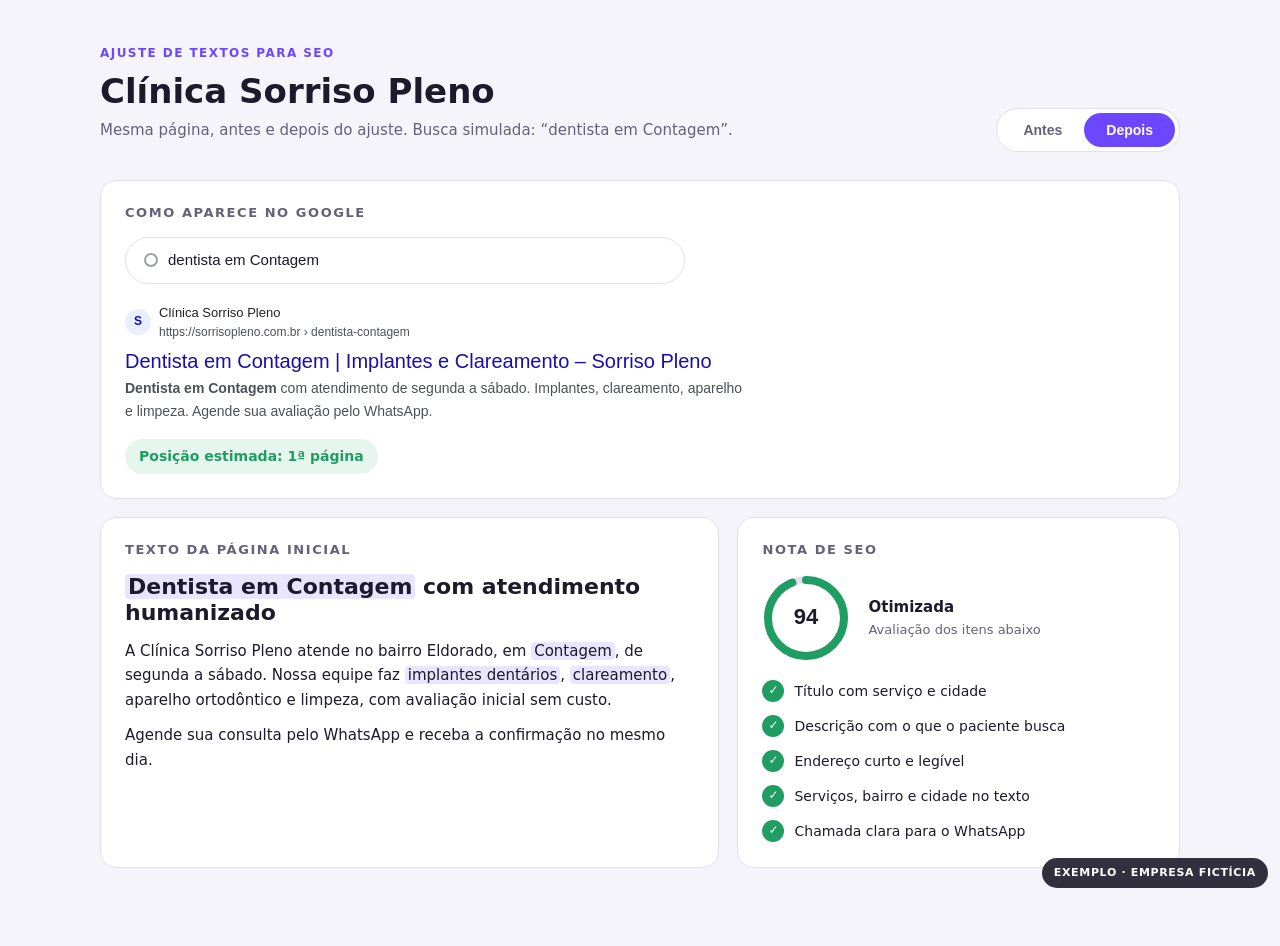
<file: exemplos/seo.html>
<!DOCTYPE html>
<html lang="pt-BR">
<head>
<meta charset="utf-8">
<meta name="viewport" content="width=device-width, initial-scale=1">
<meta http-equiv="Content-Security-Policy" content="default-src 'none'; script-src 'sha256-dQ47eDQD3BwExWQCZtQMWSmgoP254ZH0vUSARBfxGm0='; style-src 'self' 'unsafe-inline' https://fonts.googleapis.com; font-src https://fonts.gstatic.com; img-src 'self' data:; base-uri 'none'; form-action 'none'">
<meta name="referrer" content="strict-origin-when-cross-origin">
<title>Exemplo de SEO | Clínica Sorriso Pleno</title>
<meta name="robots" content="noindex">
<link rel="preconnect" href="https://fonts.googleapis.com"><link rel="preconnect" href="https://fonts.gstatic.com" crossorigin>
<link href="https://fonts.googleapis.com/css2?family=Montserrat:wght@400;500;600;800&display=swap" rel="stylesheet">
<style>
:root{--bg:#f5f4fa;--cd:#fff;--tx:#1d1a2b;--mu:#666178;--ln:#e3e0ee;--p:#6c47ff;--ok:#1f9d63;--bad:#c0392b;--gl:#1a0dab;--gu:#006621}
*{box-sizing:border-box}
body{margin:0;background:var(--bg);color:var(--tx);font:400 15px/1.65 Montserrat,system-ui,sans-serif}
h1,h2,h3{margin:0;line-height:1.2}
p{margin:0 0 10px;color:var(--mu)}
.w{width:min(1080px,92%);margin:auto;padding:40px 0 60px}
.tag{position:fixed;right:12px;bottom:12px;z-index:9;background:rgba(29,26,43,.9);color:#fff;font-size:11px;font-weight:600;letter-spacing:.06em;text-transform:uppercase;padding:6px 12px;border-radius:99px}
.top{display:flex;justify-content:space-between;align-items:end;gap:20px;flex-wrap:wrap;margin-bottom:28px}
.top small{color:var(--p);font-weight:600;letter-spacing:.12em;text-transform:uppercase;font-size:12px}
.top h1{font-size:clamp(24px,3.4vw,34px);margin:6px 0 6px}
.sw{display:inline-flex;background:var(--cd);border:1px solid var(--ln);border-radius:99px;padding:4px}
.sw button{font:600 14px Montserrat,sans-serif;border:0;background:transparent;color:var(--mu);padding:9px 22px;border-radius:99px;cursor:pointer;transition:.25s}
.sw button[aria-pressed=true]{background:var(--p);color:#fff}
.sw button.b[aria-pressed=true]{background:#3b374a}
.box{background:var(--cd);border:1px solid var(--ln);border-radius:16px;padding:24px;margin-bottom:18px}
.box>h2{font-size:13px;letter-spacing:.12em;text-transform:uppercase;color:var(--mu);margin-bottom:16px;font-weight:600}
.gs{display:flex;align-items:center;gap:10px;border:1px solid var(--ln);border-radius:99px;padding:10px 18px;margin-bottom:18px;font-family:Arial,sans-serif;font-size:15px;color:var(--tx);max-width:560px}
.gs i{width:14px;height:14px;border:2px solid #9aa0a6;border-radius:50%;position:relative}
.gr{font-family:Arial,sans-serif;max-width:620px}
.gr .u{font-size:13px;color:#202124;display:flex;gap:8px;align-items:center}
.gr .u b{width:26px;height:26px;border-radius:50%;background:#e8f0fe;display:grid;place-items:center;font-size:12px;color:var(--gl)}
.gr .u span{color:#4d5156;font-size:12px;display:block}
.gr h3{font-family:Arial,sans-serif;font-weight:400;font-size:20px;color:var(--gl);margin:6px 0 4px}
.gr p{font-family:Arial,sans-serif;font-size:14px;color:#4d5156;margin:0}
.gr mark{background:none;font-weight:700;color:#4d5156}
.pos{display:inline-flex;align-items:center;gap:8px;margin-top:16px;font-weight:600;font-size:14px;padding:6px 14px;border-radius:99px}
.grid{display:grid;grid-template-columns:1.4fr 1fr;gap:18px}
.tx h3{font-size:22px;margin-bottom:12px}
.tx p{color:var(--tx)}
.tx mark{background:rgba(108,71,255,.14);color:var(--tx);padding:0 3px;border-radius:4px}
.ck{list-style:none;margin:0;padding:0;display:grid;gap:12px;font-size:14px}
.ck li{display:flex;gap:10px}
.ck b{flex-shrink:0;width:22px;height:22px;border-radius:50%;display:grid;place-items:center;font-size:12px;color:#fff}
.sc{display:flex;align-items:center;gap:18px;margin-bottom:18px}
.sc svg{flex-shrink:0}
.sc strong{font-size:15px}
[data-v=antes] .d,[data-v=depois] .a{display:none}
[data-v=antes] .ck b{background:var(--bad)}[data-v=depois] .ck b{background:var(--ok)}
[data-v=antes] .pos{background:#fbe9e7;color:var(--bad)}[data-v=depois] .pos{background:#e6f6ee;color:var(--ok)}
.ar{transition:stroke-dashoffset .8s cubic-bezier(.2,.7,.2,1)}
@media(max-width:820px){.grid{grid-template-columns:1fr}}
</style>
</head>
<body data-v="depois">
<span class="tag">Exemplo · empresa fictícia</span>
<div class="w">
<div class="top"><div><small>Ajuste de textos para SEO</small><h1>Clínica Sorriso Pleno</h1><p>Mesma página, antes e depois do ajuste. Busca simulada: “dentista em Contagem”.</p></div>
<div class="sw" role="group" aria-label="Comparar"><button class="b" aria-pressed="false" data-s="antes">Antes</button><button aria-pressed="true" data-s="depois">Depois</button></div></div>

<div class="box"><h2>Como aparece no Google</h2>
<div class="gs"><i></i>dentista em Contagem</div>
<div class="gr a"><div class="u"><b>S</b><div>sorrisopleno.com.br<span>https://sorrisopleno.com.br › index.php?page=1</span></div></div>
<h3>Home - Sorriso Pleno</h3><p>Bem-vindo ao nosso site. Somos uma empresa comprometida com a excelência e a qualidade. Clique aqui para saber mais sobre nós e nossos...</p></div>
<div class="gr d"><div class="u"><b>S</b><div>Clínica Sorriso Pleno<span>https://sorrisopleno.com.br › dentista-contagem</span></div></div>
<h3>Dentista em Contagem | Implantes e Clareamento – Sorriso Pleno</h3><p><mark>Dentista em Contagem</mark> com atendimento de segunda a sábado. Implantes, clareamento, aparelho e limpeza. Agende sua avaliação pelo WhatsApp.</p></div>
<span class="pos a">Posição estimada: página 4</span><span class="pos d">Posição estimada: 1ª página</span>
</div>

<div class="grid">
<div class="box tx"><h2>Texto da página inicial</h2>
<div class="a"><h3>Bem-vindo!</h3><p>Somos uma empresa comprometida com a excelência e a qualidade em tudo o que fazemos. Nossa missão é oferecer o melhor para nossos clientes, com profissionais qualificados e estrutura moderna.</p><p>Entre em contato e venha nos conhecer. Será um prazer atender você!</p></div>
<div class="d"><h3><mark>Dentista em Contagem</mark> com atendimento humanizado</h3><p>A Clínica Sorriso Pleno atende no bairro Eldorado, em <mark>Contagem</mark>, de segunda a sábado. Nossa equipe faz <mark>implantes dentários</mark>, <mark>clareamento</mark>, aparelho ortodôntico e limpeza, com avaliação inicial sem custo.</p><p>Agende sua consulta pelo WhatsApp e receba a confirmação no mesmo dia.</p></div>
</div>
<div class="box"><h2>Nota de SEO</h2>
<div class="sc"><svg width="88" height="88" viewBox="0 0 88 88"><circle cx="44" cy="44" r="38" fill="none" stroke="#e3e0ee" stroke-width="8"/><circle class="ar" id="ar" cx="44" cy="44" r="38" fill="none" stroke-width="8" stroke-linecap="round" stroke-dasharray="238.8" transform="rotate(-90 44 44)"/><text id="nt" x="44" y="50" text-anchor="middle" font-size="22" font-weight="800" font-family="Montserrat,sans-serif" fill="#1d1a2b"></text></svg><div><strong class="a">Precisa de ajustes</strong><strong class="d">Otimizada</strong><p style="margin:0;font-size:13px">Avaliação dos itens abaixo</p></div></div>
<ul class="ck">
<li><b class="a">✕</b><b class="d">✓</b><span class="a">Título genérico (“Home”)</span><span class="d">Título com serviço e cidade</span></li>
<li><b class="a">✕</b><b class="d">✓</b><span class="a">Descrição sem palavras-chave</span><span class="d">Descrição com o que o paciente busca</span></li>
<li><b class="a">✕</b><b class="d">✓</b><span class="a">Endereço da página confuso</span><span class="d">Endereço curto e legível</span></li>
<li><b class="a">✕</b><b class="d">✓</b><span class="a">Texto não cita serviços nem bairro</span><span class="d">Serviços, bairro e cidade no texto</span></li>
<li><b class="a">✕</b><b class="d">✓</b><span class="a">Sem chamada para agendar</span><span class="d">Chamada clara para o WhatsApp</span></li>
</ul></div>
</div>
</div>
<script>
const b=document.body,ar=document.getElementById("ar"),nt=document.getElementById("nt");
function set(v){b.dataset.v=v;document.querySelectorAll(".sw button").forEach(x=>x.setAttribute("aria-pressed",x.dataset.s==v));const n=v=="depois"?94:38;ar.style.strokeDashoffset=238.8*(1-n/100);ar.style.stroke=v=="depois"?"#1f9d63":"#c0392b";nt.textContent=n}
document.querySelectorAll(".sw button").forEach(x=>x.onclick=()=>set(x.dataset.s));set("depois");
</script>
</body>
</html>
</file>
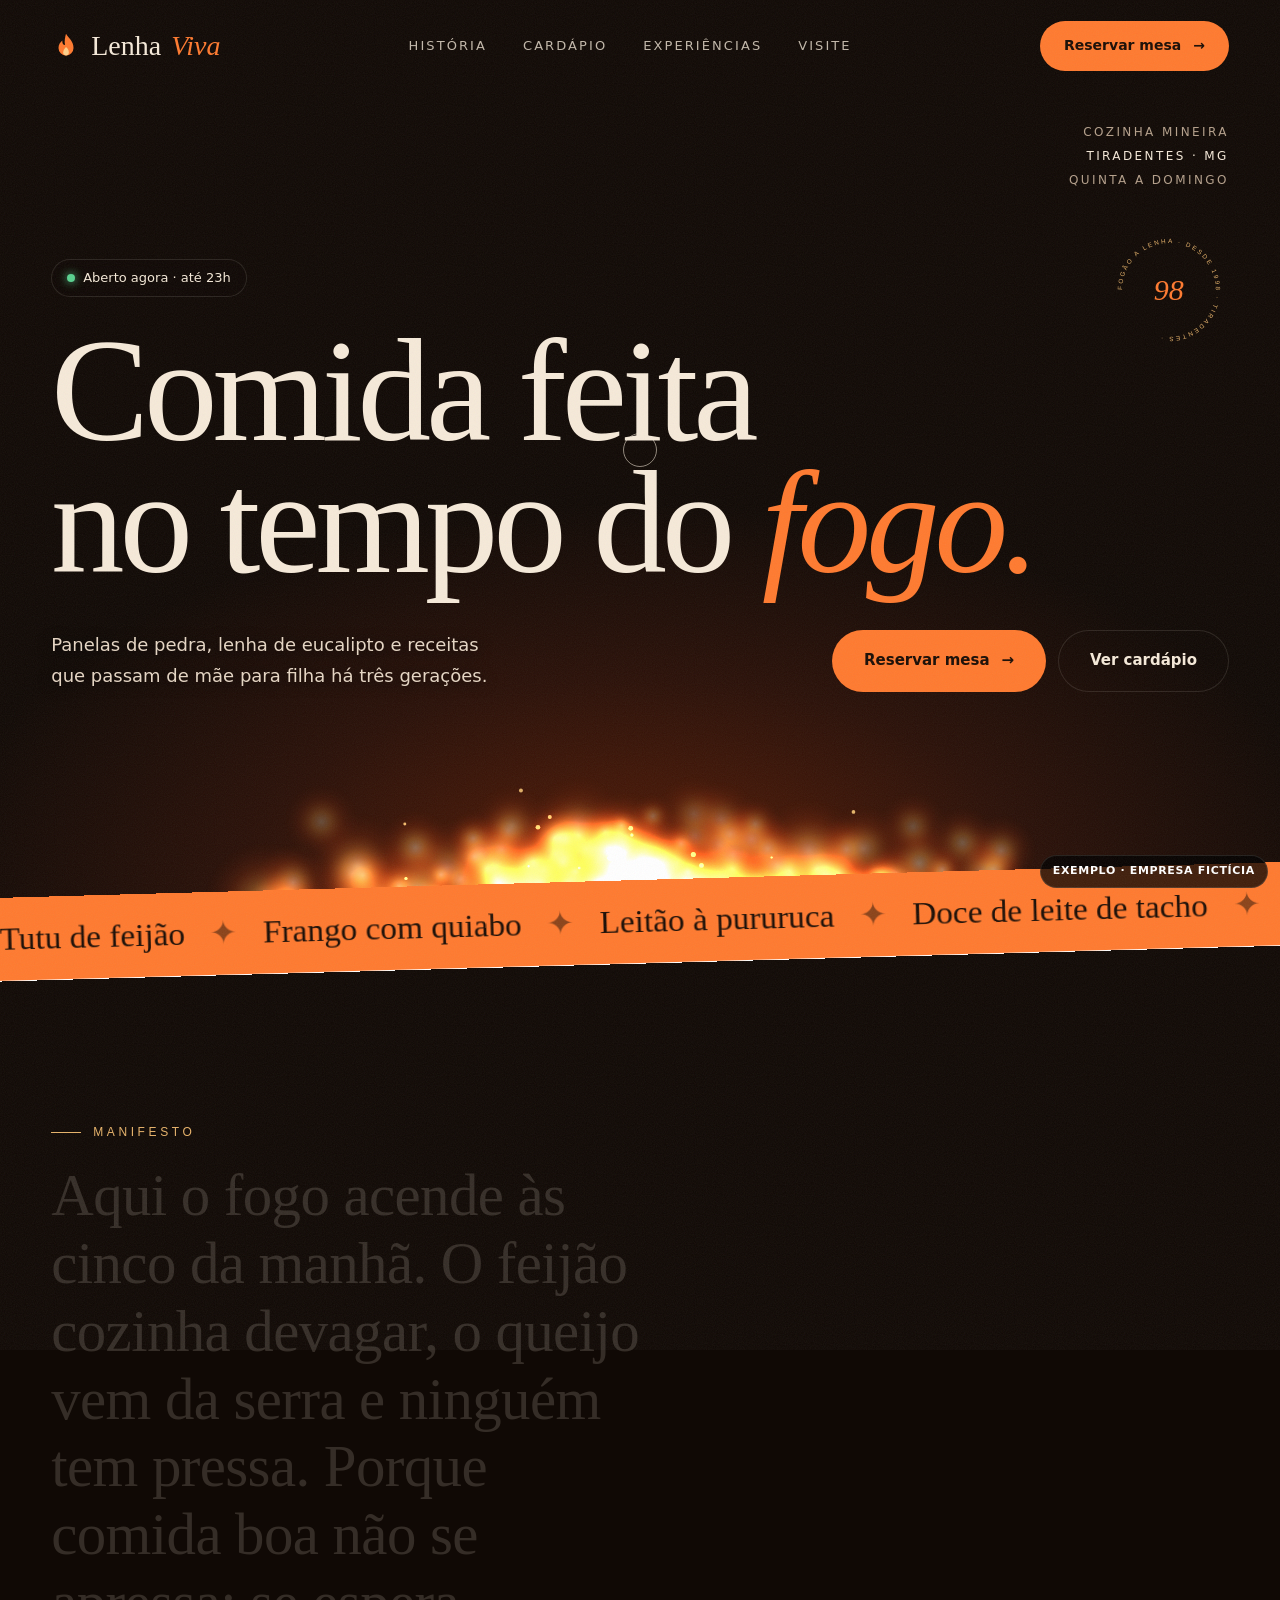
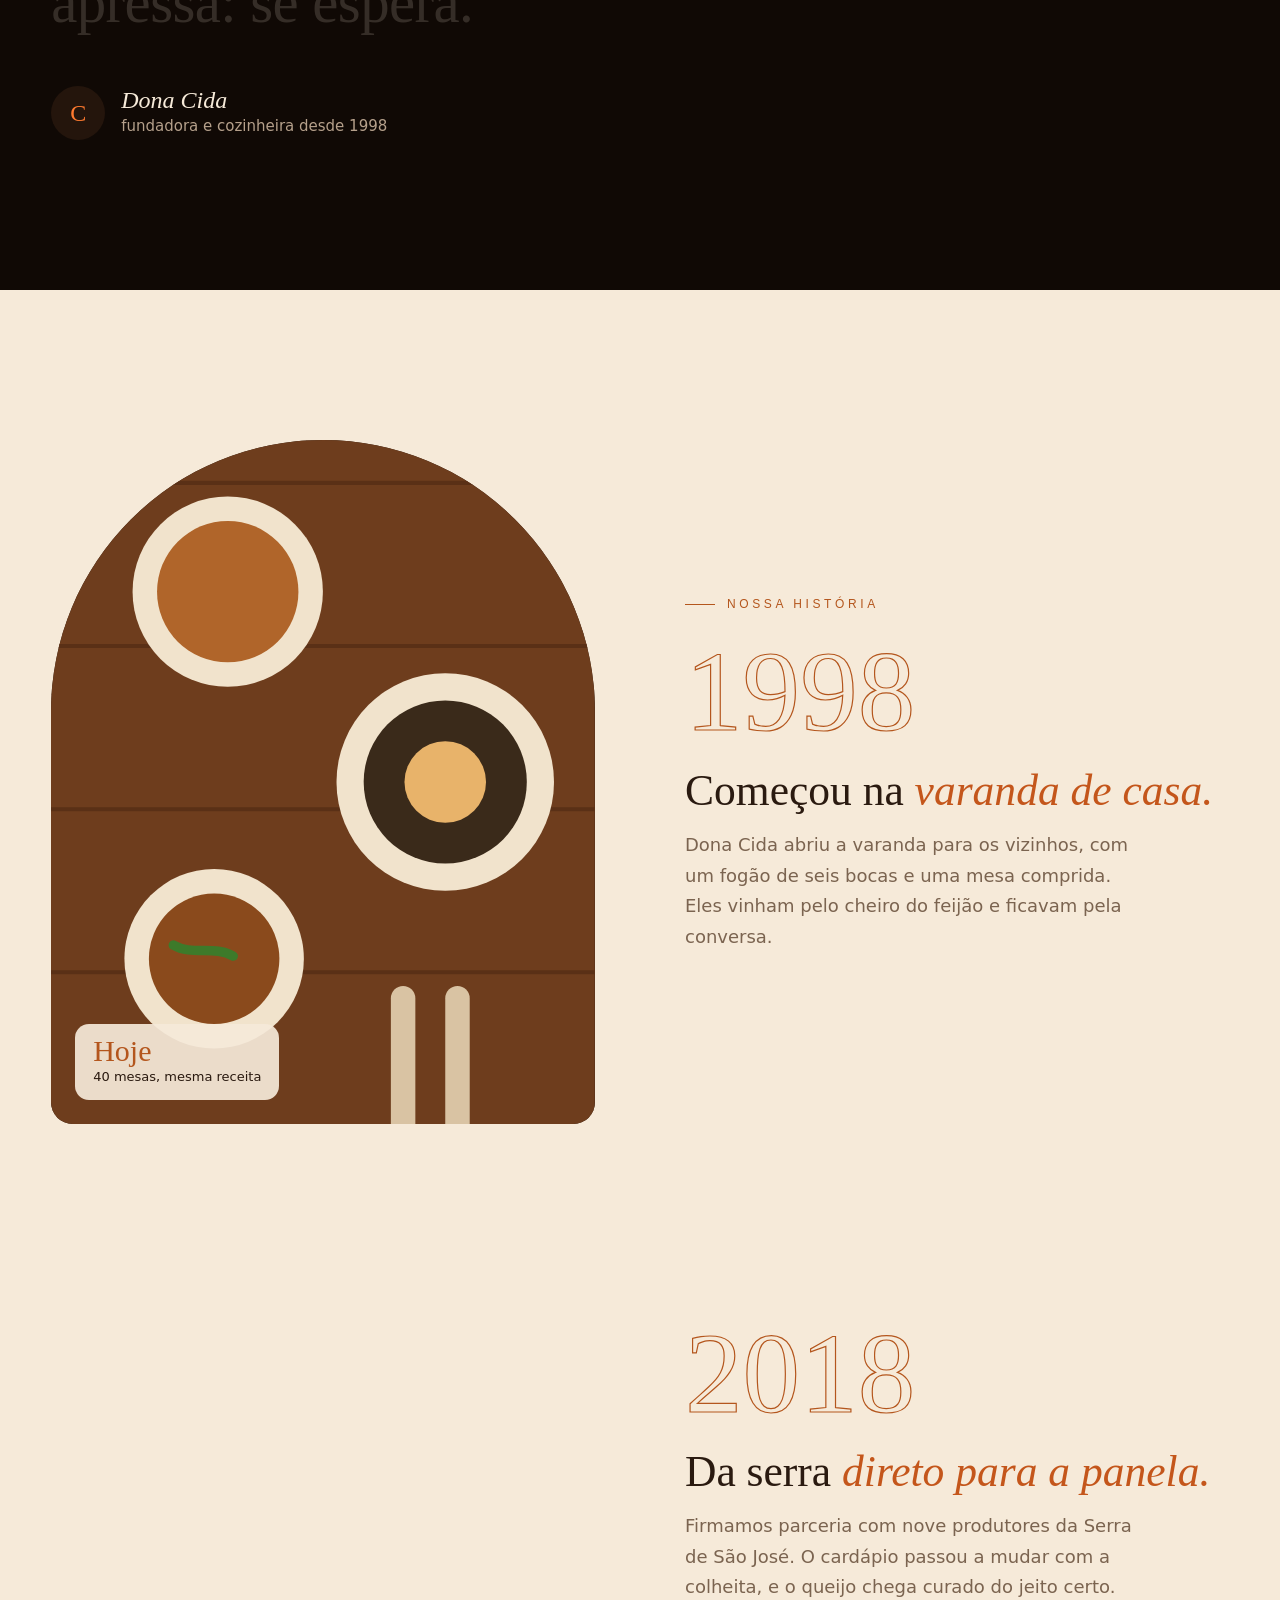
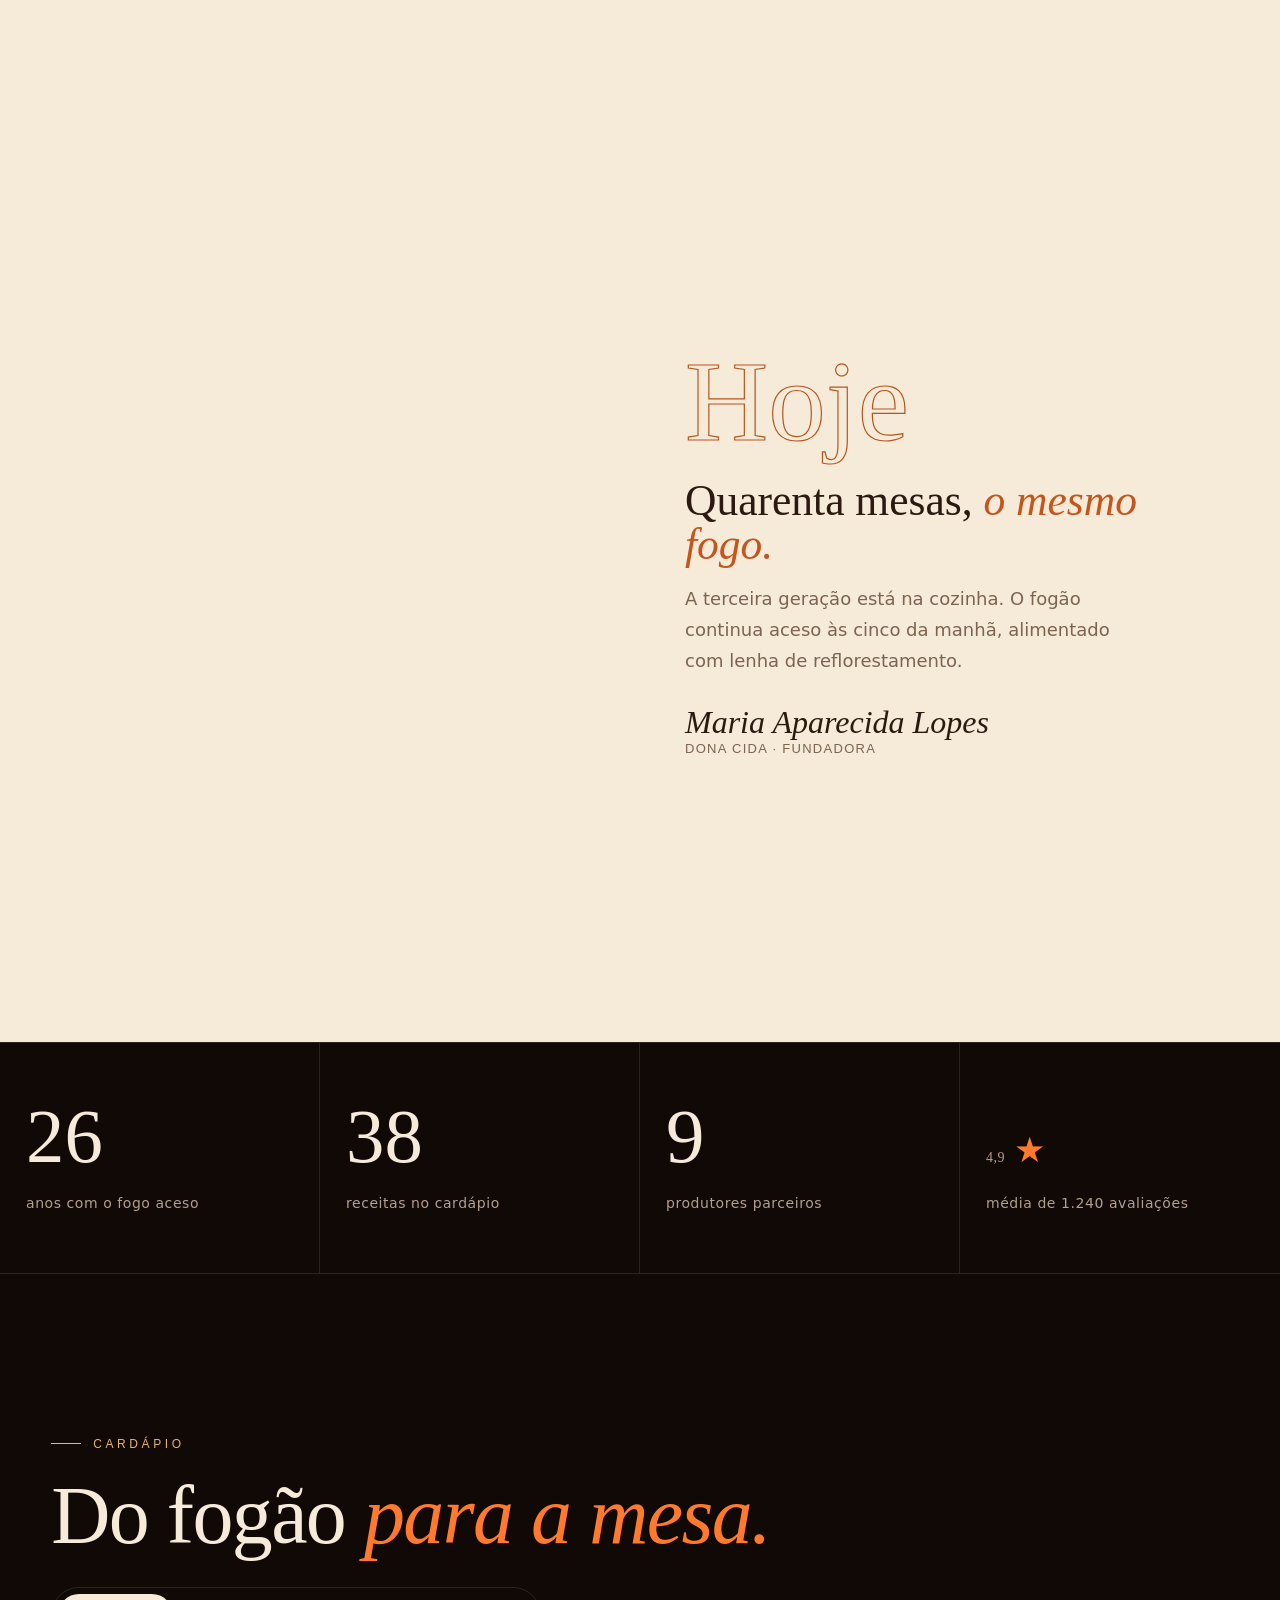
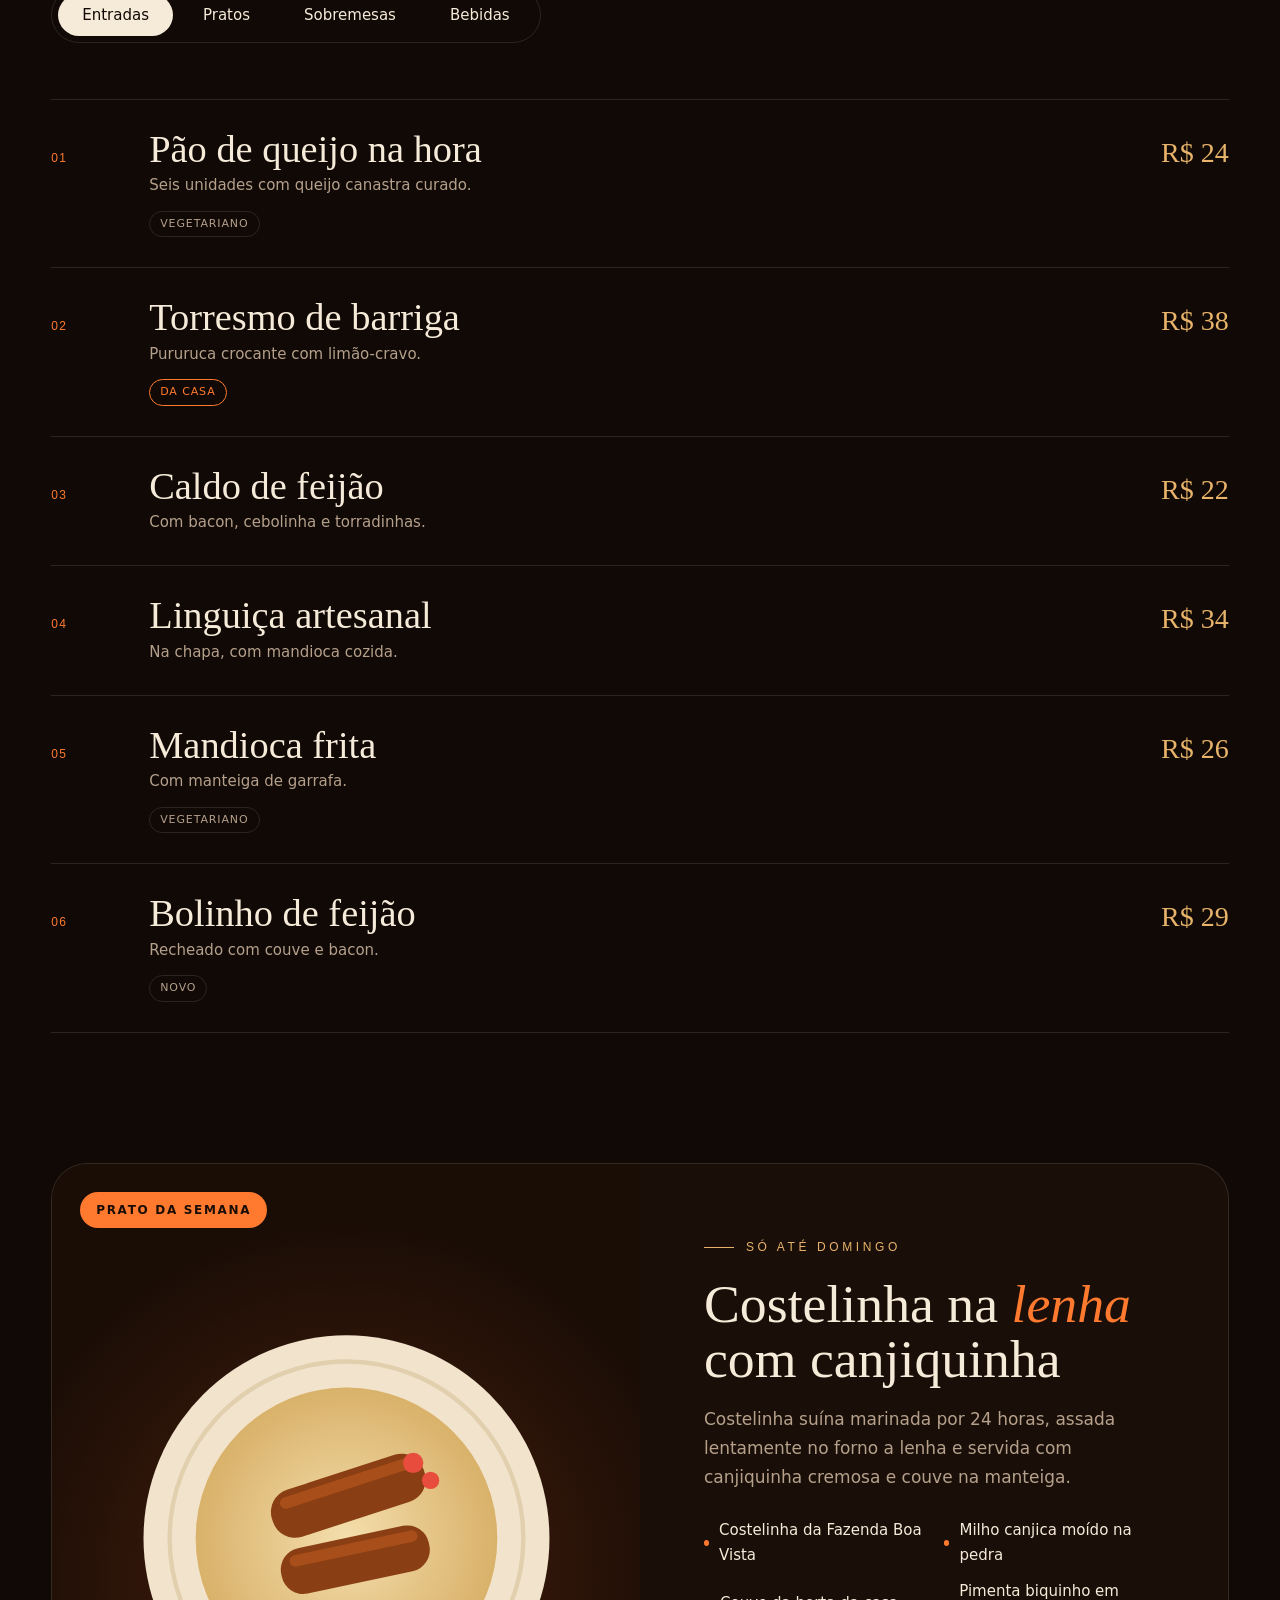
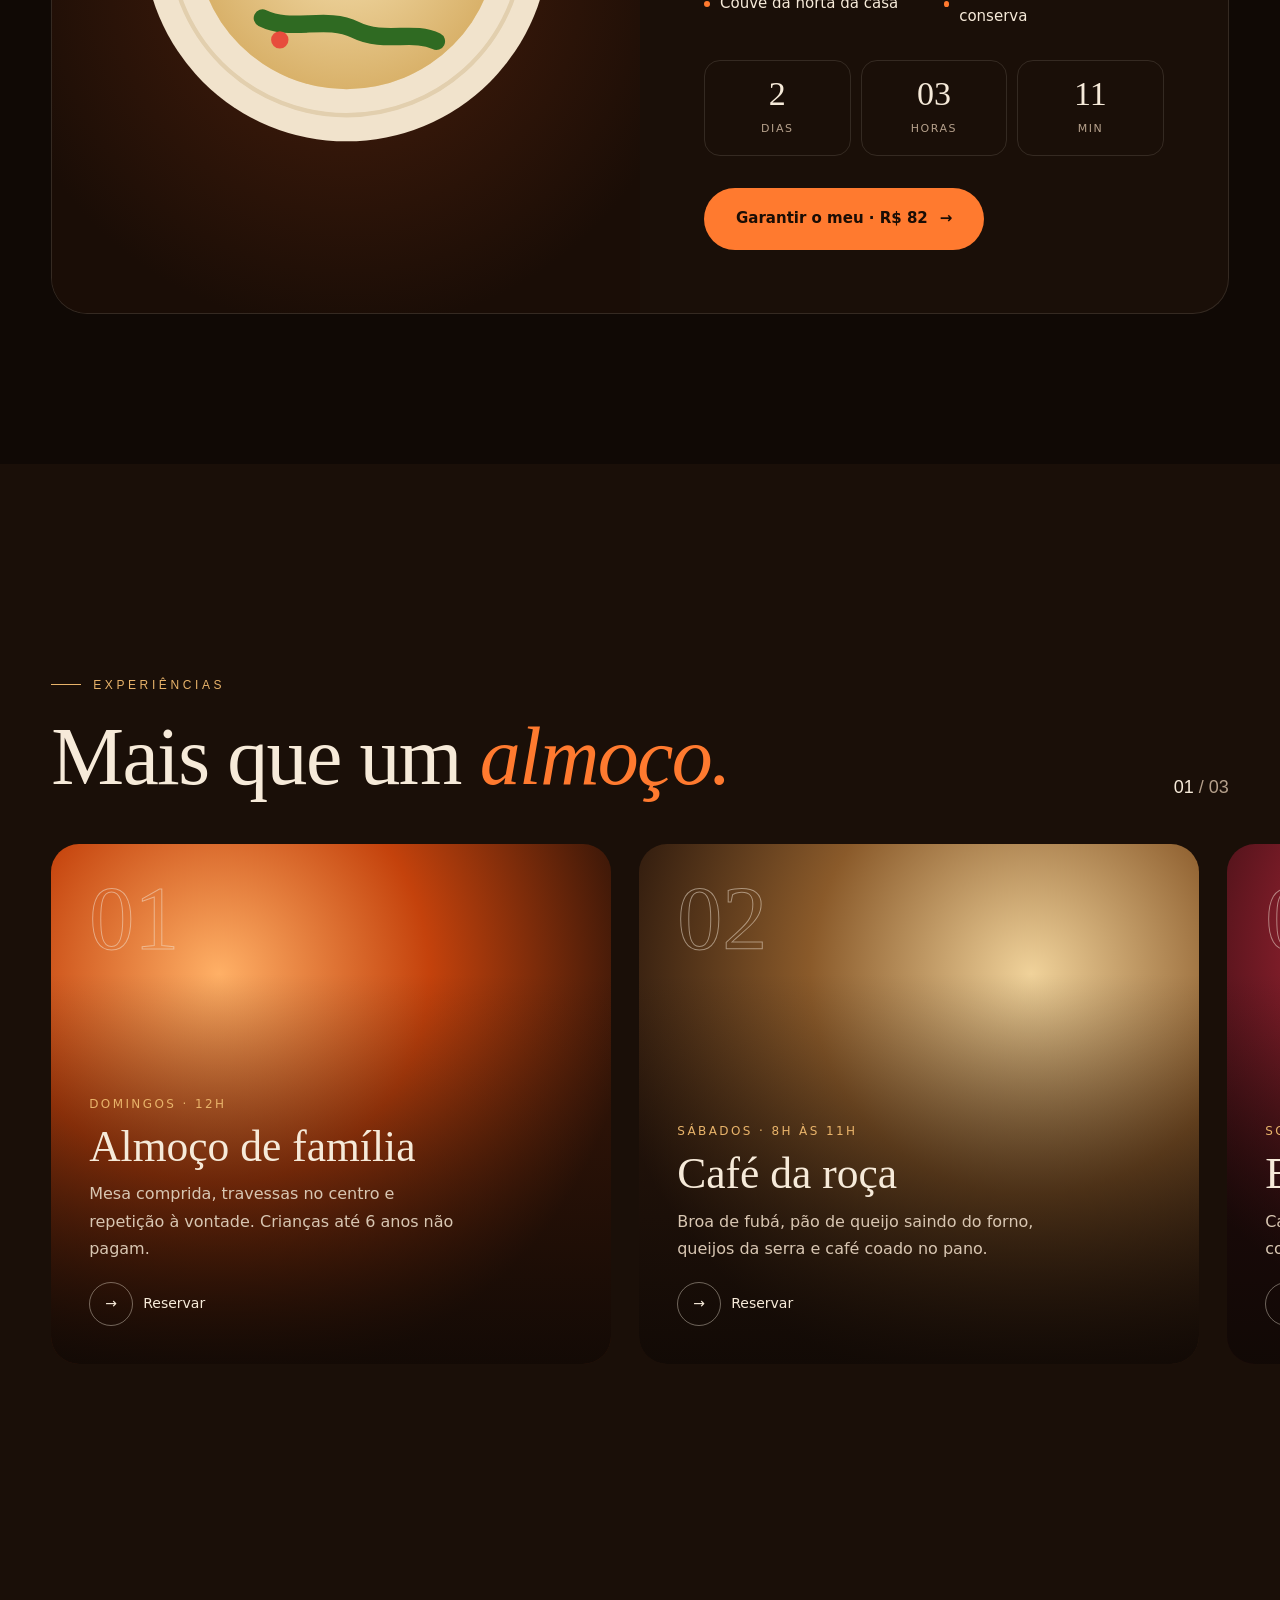
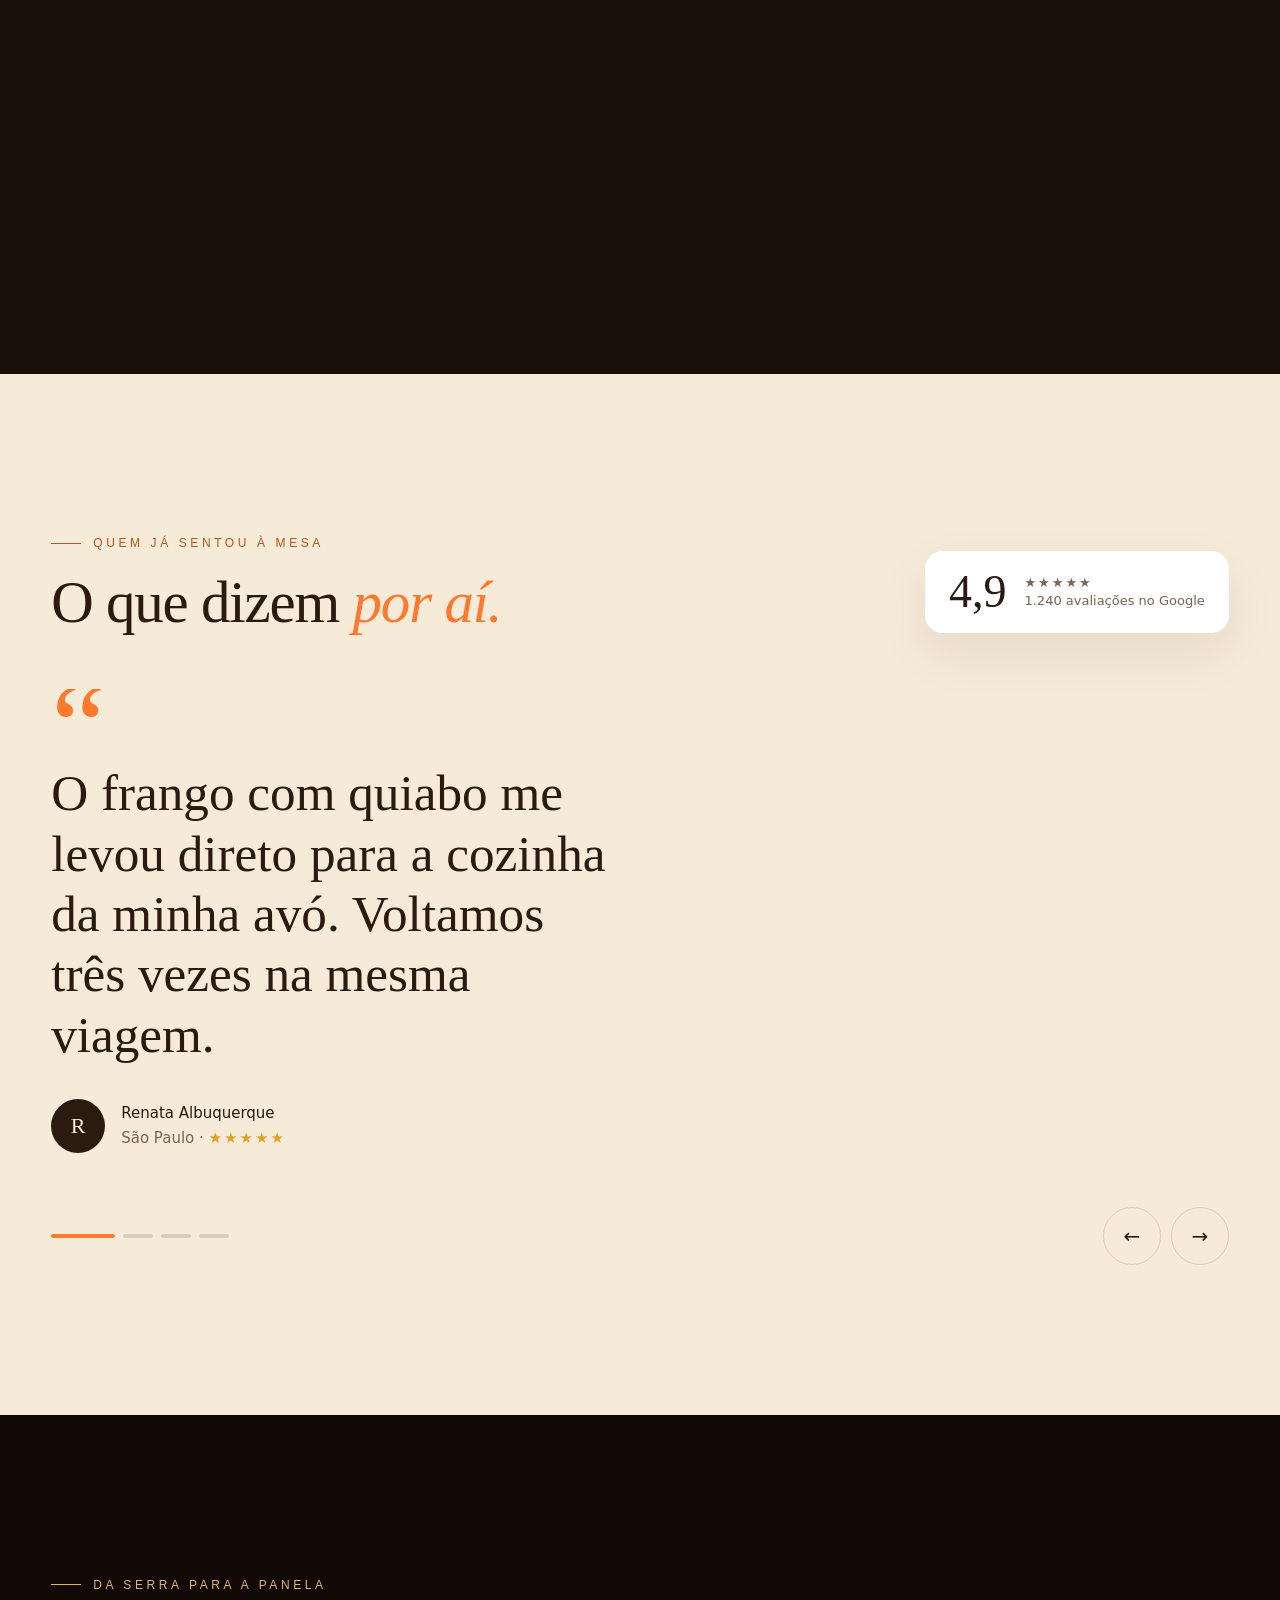
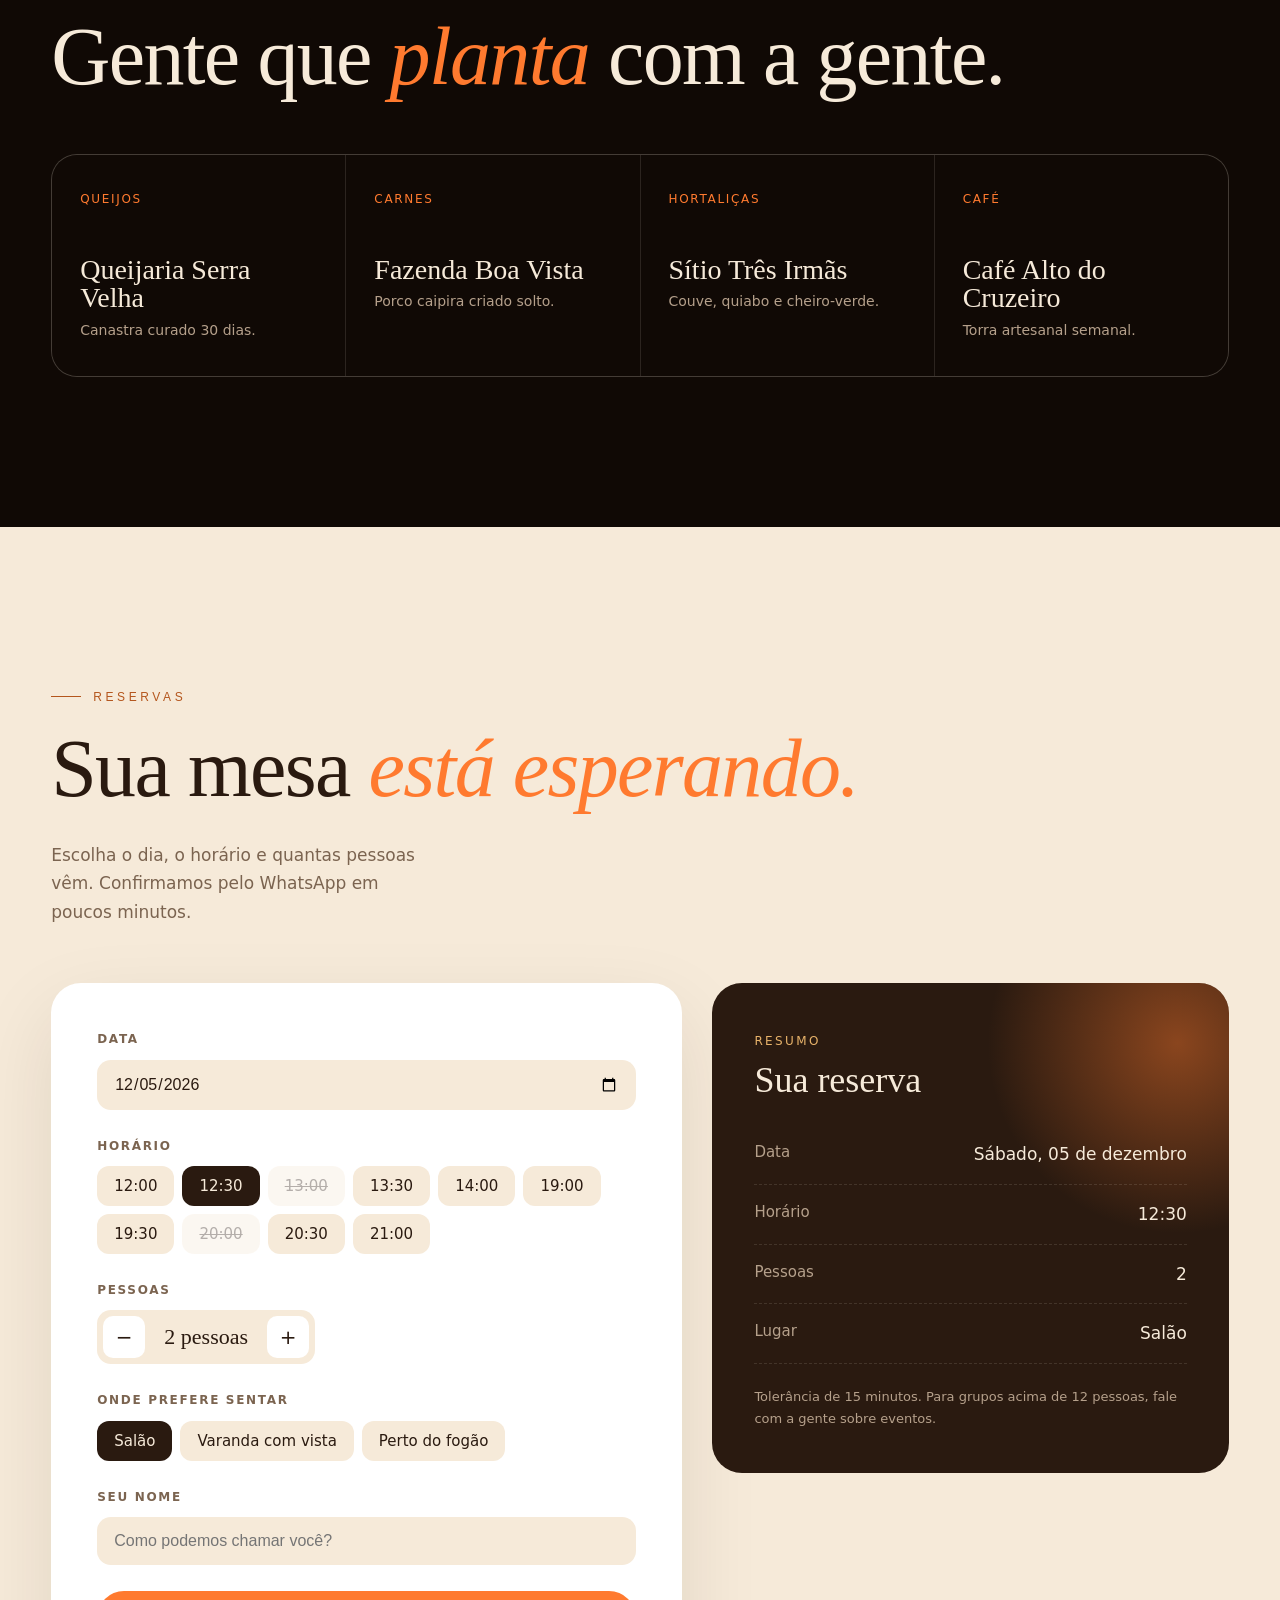
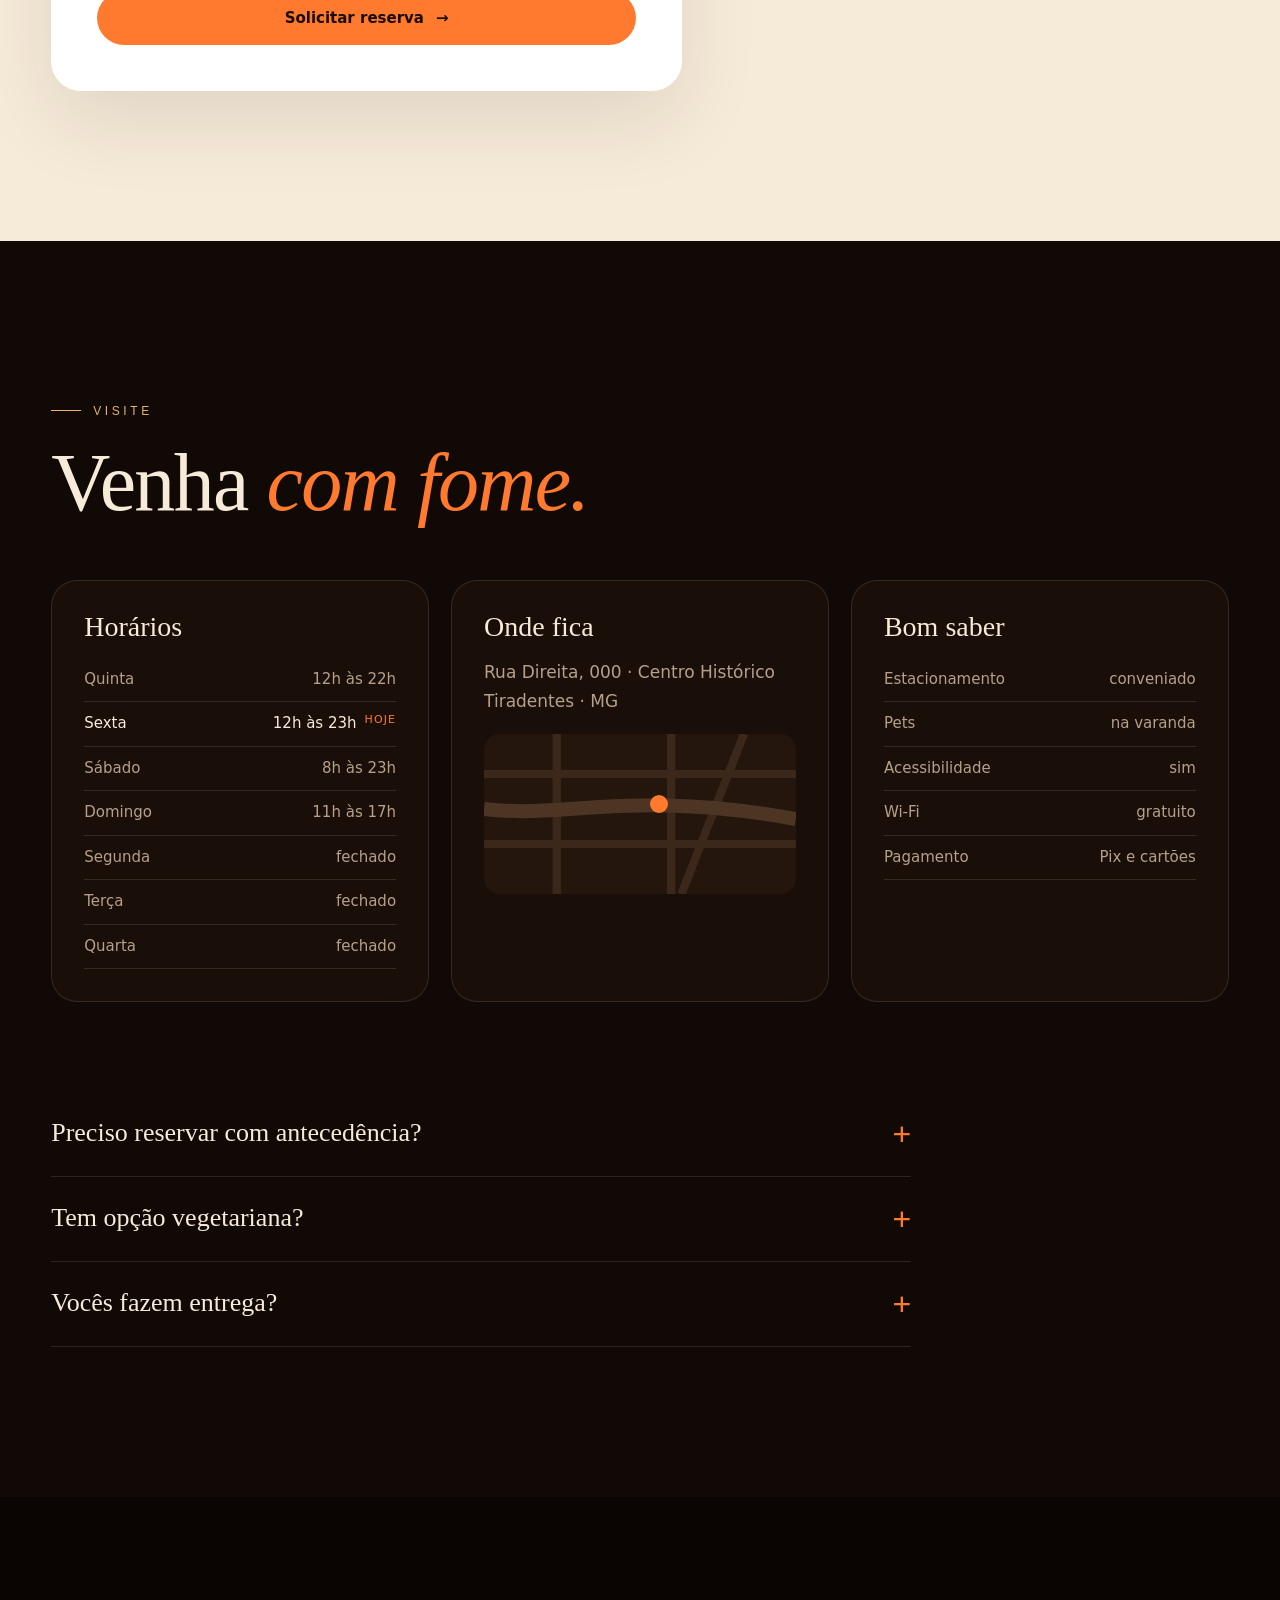
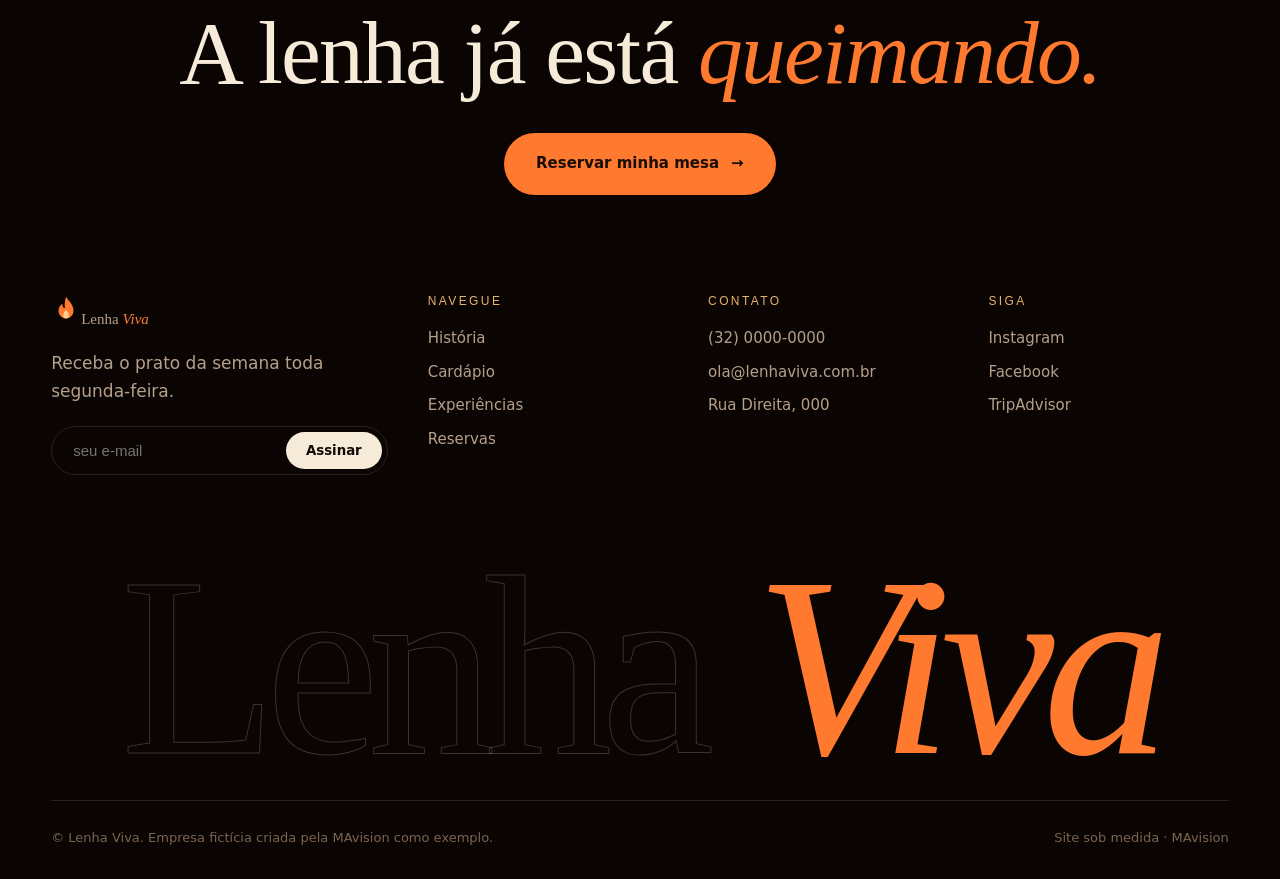
<file: exemplos/sob-medida.html>
<!DOCTYPE html>
<html lang="pt-BR">
<head>
<meta charset="utf-8">
<meta name="viewport" content="width=device-width, initial-scale=1">
<meta http-equiv="Content-Security-Policy" content="default-src 'none'; script-src 'sha256-qOhFsq0QMV2REqNwk5hGH5bZE9SkX6gt6yeyKdYPv+U=' 'sha256-hNG0uW72TEBC5w3/Q9pc9ISo8quBvFeLC5DmhsKtVQc='; style-src 'self' 'unsafe-inline' https://fonts.googleapis.com; font-src https://fonts.gstatic.com; img-src 'self' data:; base-uri 'none'; form-action 'none'">
<meta name="referrer" content="strict-origin-when-cross-origin">
<title>Lenha Viva | Cozinha mineira no fogão a lenha</title>
<meta name="robots" content="noindex">
<link rel="preconnect" href="https://fonts.googleapis.com"><link rel="preconnect" href="https://fonts.gstatic.com" crossorigin>
<link href="https://fonts.googleapis.com/css2?family=DM+Serif+Display:ital@0;1&family=Outfit:wght@300;400;500;600&display=swap" rel="stylesheet">
<style>
:root{--bg:#100905;--bg2:#1a0f08;--bg3:#24150c;--cr:#f6ead9;--cr2:#efe0c9;--ink:#2a1a10;--em:#ff7a2f;--em2:#ffa05a;--gd:#e8b36a;--mu:#b5a08b;--mu2:#7b6450;--ln:rgba(246,234,217,.12);--ln2:rgba(42,26,16,.14);--ease:cubic-bezier(.2,.7,.2,1)}
*{box-sizing:border-box}
html{scroll-behavior:smooth;overflow-x:clip}
body{margin:0;background:var(--bg);color:var(--cr);font:300 17px/1.7 Outfit,system-ui,sans-serif;overflow-x:clip}
a{color:inherit;text-decoration:none}
button{font-family:inherit}
h1,h2,h3,h4{font-family:"DM Serif Display",Georgia,serif;font-weight:400;margin:0;line-height:1.02}
p{margin:0 0 14px;color:var(--mu)}
.w{width:min(1240px,92%);margin:auto}
::selection{background:var(--em);color:#1a0d05}
/* film grain over everything */
body::after{content:"";position:fixed;inset:-50%;z-index:100;pointer-events:none;opacity:.07;background:url("data:image/svg+xml,%3Csvg xmlns='http://www.w3.org/2000/svg' width='160' height='160'%3E%3Cfilter id='n'%3E%3CfeTurbulence type='fractalNoise' baseFrequency='.9' numOctaves='3' stitchTiles='stitch'/%3E%3C/filter%3E%3Crect width='100%25' height='100%25' filter='url(%23n)'/%3E%3C/svg%3E");animation:gn .9s steps(4) infinite}
@keyframes gn{25%{transform:translate(-4%,3%)}50%{transform:translate(3%,-5%)}75%{transform:translate(-2%,-3%)}}
.ey{display:inline-flex;align-items:center;gap:12px;font:500 12px/1 Outfit,sans-serif;letter-spacing:.3em;text-transform:uppercase;color:var(--gd);margin-bottom:24px}
.ey::before{content:"";width:30px;height:1px;background:currentColor}
.h2{font-size:clamp(42px,6.4vw,96px);letter-spacing:-.02em}
.h2 em{color:var(--em)}
.bt{display:inline-flex;align-items:center;gap:12px;padding:18px 32px;border-radius:99px;background:var(--em);color:#1a0d05;font-weight:600;font-size:15px;border:0;cursor:pointer;transition:background .35s,box-shadow .35s;position:relative;overflow:hidden;will-change:transform}
.bt span{transition:transform .35s var(--ease)}
.bt:hover{background:var(--em2);box-shadow:0 14px 44px rgba(255,122,47,.4)}.bt:hover span{transform:translateX(4px)}
.bt.gh{background:transparent;color:var(--cr);box-shadow:inset 0 0 0 1px var(--ln)}.bt.gh:hover{box-shadow:inset 0 0 0 1px var(--cr)}
.tag{position:fixed;right:12px;bottom:12px;z-index:95;background:rgba(0,0,0,.75);color:#fff;font-size:11px;font-weight:600;letter-spacing:.06em;text-transform:uppercase;padding:6px 12px;border-radius:99px;border:1px solid var(--ln)}
.pg{position:fixed;top:0;left:0;height:2px;width:100%;transform-origin:0 50%;transform:scaleX(0);background:linear-gradient(90deg,var(--gd),var(--em));z-index:90}
.js .rv{opacity:0;transform:translateY(46px);transition:opacity 1s var(--ease),transform 1s var(--ease);transition-delay:var(--d,0s)}
.js .rv.on{opacity:1;transform:none}
/* preloader */
.pl{display:none}
.js .pl{display:flex;position:fixed;inset:0;z-index:200;background:var(--bg);flex-direction:column;align-items:center;justify-content:center;gap:18px;transition:transform 1s var(--ease) .1s}
.pl.out{transform:translateY(-100%)}
.pl svg{width:54px;height:54px;animation:fk 1.2s ease-in-out infinite alternate}
.pl b{font:400 clamp(60px,10vw,120px)/1 "DM Serif Display",serif;font-variant-numeric:tabular-nums;color:var(--cr)}
.pl small{font-size:12px;letter-spacing:.3em;text-transform:uppercase;color:var(--mu)}
@keyframes fk{to{transform:scaleY(1.12) translateY(-2px)}}
/* cursor */
.cu{position:fixed;left:0;top:0;width:34px;height:34px;margin:-17px 0 0 -17px;border:1px solid rgba(246,234,217,.55);border-radius:50%;pointer-events:none;z-index:150;transition:width .3s,height .3s,margin .3s,background .3s,border-color .3s;display:none}
.cu.big{width:70px;height:70px;margin:-35px 0 0 -35px;background:rgba(255,122,47,.15);border-color:var(--em)}
@media(pointer:fine){.cu{display:block}}
/* header */
header{position:fixed;inset:0 0 auto;z-index:60;transition:background .4s,border-color .4s}
header.s{background:rgba(16,9,5,.78);border-bottom:1px solid var(--ln)}
header.s::before{content:"";position:absolute;inset:0;z-index:-1;-webkit-backdrop-filter:blur(14px);backdrop-filter:blur(14px)}
.hd{display:flex;align-items:center;justify-content:space-between;height:92px;transition:height .4s}
header.s .hd{height:70px}
.lg{display:flex;align-items:center;gap:10px;font-family:"DM Serif Display",serif;font-size:28px}
.lg em{color:var(--em)}.lg svg{width:30px;height:30px}
nav{display:flex;align-items:center;gap:36px;font-size:13px;letter-spacing:.16em;text-transform:uppercase}
nav a{position:relative;opacity:.78;transition:opacity .25s}
nav a::after{content:"";position:absolute;left:0;right:100%;bottom:-6px;height:1px;background:var(--em);transition:right .35s var(--ease)}
nav a:hover{opacity:1}nav a:hover::after{right:0}
.hd .bt{padding:13px 24px;font-size:14px}
.mb{display:none;width:46px;height:46px;border-radius:50%;border:1px solid var(--ln);background:transparent;color:var(--cr);cursor:pointer;position:relative;z-index:2}
.mb i{display:block;width:18px;height:1.5px;background:currentColor;margin:4px auto;transition:.3s}
/* hero */
.hero{position:relative;min-height:100vh;padding:120px 0 0;display:flex;flex-direction:column;justify-content:flex-end;overflow:hidden;background:radial-gradient(ellipse 70% 55% at 50% 100%,#5a1c06 0,#2a1008 45%,var(--bg) 80%)}
#fire{position:absolute;inset:0;width:100%;height:100%;pointer-events:none}
.hero .w{position:relative;z-index:2;padding-bottom:70px}
.st{display:inline-flex;align-items:center;gap:8px;font-size:13px;padding:7px 15px;border-radius:99px;border:1px solid var(--ln);background:rgba(16,9,5,.4);backdrop-filter:blur(6px);margin-bottom:28px}
.st i{width:8px;height:8px;border-radius:50%;background:#59d18f;box-shadow:0 0 10px #59d18f}
.st.cl i{background:#e2574c;box-shadow:0 0 10px #e2574c}
.hero h1{font-size:clamp(48px,min(max(60px,11.5vw),17vh),190px);letter-spacing:-.035em;line-height:.9;will-change:transform}
.hero h1 span{display:block;overflow:hidden;padding-bottom:.12em;margin-bottom:-.12em}
.hero h1 span i{display:block;font-style:normal}
.js .hero h1 span i{transform:translateY(110%)}
.ld .hero h1 span i{transform:none;transition:transform 1.3s var(--ease)}
.ld .hero h1 span:nth-child(2) i{transition-delay:.12s}
.hero h1 em{font-style:italic;color:var(--em)}
.hb{display:flex;justify-content:space-between;align-items:flex-end;gap:30px;margin-top:40px;flex-wrap:wrap}
.hb p{max-width:440px;font-size:18px;margin:0;color:#e6d6c4;text-shadow:0 2px 14px rgba(16,9,5,.9)}
.ac{display:flex;gap:12px;flex-wrap:wrap}
.js .hb,.js .st{opacity:0;transform:translateY(20px)}
.ld .hb,.ld .st{opacity:1;transform:none;transition:opacity 1s .6s,transform 1s .6s var(--ease)}
.hm{position:absolute;right:4%;top:120px;z-index:2;text-align:right;font-size:12px;letter-spacing:.2em;text-transform:uppercase;color:var(--mu);line-height:2}
.hm b{color:var(--cr);font-weight:500}
.badge{position:absolute;right:4%;top:230px;z-index:2;width:120px;height:120px}
.badge svg{width:100%;height:100%;animation:sp 22s linear infinite}
.badge text{font:500 10.5px Outfit,sans-serif;letter-spacing:.34em;fill:var(--gd);text-transform:uppercase}
.badge b{position:absolute;inset:0;display:grid;place-items:center;font:italic 400 30px "DM Serif Display",serif;color:var(--em)}
@keyframes sp{to{transform:rotate(1turn)}}
/* marquee */
.mq{background:var(--em);color:#1a0d05;overflow:hidden;white-space:nowrap;padding:22px 0;transform:rotate(-1.6deg) scaleX(1.04);margin-top:-20px;position:relative;z-index:3}
.mq div{display:inline-block;animation:mq 34s linear infinite;font:400 32px "DM Serif Display",serif}
.mq span{margin:0 24px}.mq b{font-weight:400;opacity:.5}
@keyframes mq{to{transform:translateX(-50%)}}
section{padding:150px 0;position:relative}
/* manifesto: words light up while scrolling */
.mf p{font:400 clamp(32px,4.6vw,68px)/1.15 "DM Serif Display",serif;color:var(--cr);max-width:20ch;margin:0;letter-spacing:-.01em}
.mf .wd{color:rgba(246,234,217,.16);transition:color .4s}
.mf .wd.lit{color:var(--cr)}.mf .wd.hot.lit{color:var(--em);font-style:italic}
.mf .sg{display:flex;align-items:center;gap:16px;margin-top:50px;color:var(--mu);font-size:15px}
.mf .sg i{width:54px;height:54px;border-radius:50%;background:var(--bg3);display:grid;place-items:center;font:italic 400 24px "DM Serif Display",serif;color:var(--em);font-style:normal}
.mf .sg b{display:block;color:var(--cr);font:italic 400 24px "DM Serif Display",serif}
/* sticky story */
.lt{background:var(--cr);color:var(--ink)}
.lt p{color:var(--mu2)}.lt .ey{color:#b4561d}
.sy{display:grid;grid-template-columns:1fr 1fr;gap:90px}
.vis{position:sticky;top:12vh;height:76vh;border-radius:300px 300px 24px 24px;overflow:hidden;background:var(--ink)}
.vis>div{position:absolute;inset:0;opacity:0;transform:scale(1.08);transition:opacity 1s var(--ease),transform 1.4s var(--ease)}
.vis>div.on{opacity:1;transform:none}
.vis svg{position:absolute;inset:0;width:100%;height:100%}
.vis .cap{position:absolute;left:24px;bottom:24px;z-index:2;background:rgba(246,234,217,.92);color:var(--ink);padding:12px 18px;border-radius:14px;font-size:13px}
.vis .cap b{display:block;font:400 30px/1 "DM Serif Display",serif;color:#b4561d}
.stp{min-height:76vh;display:flex;flex-direction:column;justify-content:center}
.stp .yr{font:400 clamp(70px,9vw,130px)/1 "DM Serif Display",serif;color:transparent;-webkit-text-stroke:1.2px #b4561d;margin-bottom:18px}
.stp h3{font-size:clamp(32px,3.4vw,48px);margin-bottom:18px;color:var(--ink)}.stp h3 em{color:#c4561b}
.stp p{max-width:460px;font-size:18px}
.sigx{font:italic 400 32px "DM Serif Display",serif;color:var(--ink);margin-top:14px}
.sigx small{display:block;font:400 13px Outfit,sans-serif;color:var(--mu2);letter-spacing:.1em;text-transform:uppercase}
/* numbers */
.nm{display:grid;grid-template-columns:repeat(4,1fr);border-top:1px solid var(--ln);border-bottom:1px solid var(--ln)}
.nm div{padding:56px 26px;border-right:1px solid var(--ln);transition:background .4s}
.nm div:last-child{border:0}.nm div:hover{background:rgba(255,122,47,.06)}
.nm b{display:block;font:400 clamp(56px,6vw,96px)/1 "DM Serif Display",serif;color:var(--cr);margin-bottom:12px;font-variant-numeric:tabular-nums}
.nm b small{font-size:.45em;color:var(--em)}
.nm span{font-size:14px;color:var(--mu);letter-spacing:.04em}
/* menu */
.mh{display:flex;justify-content:space-between;align-items:flex-end;gap:30px;margin-bottom:56px;flex-wrap:wrap}
.tb{display:flex;gap:6px;padding:6px;border:1px solid var(--ln);border-radius:99px;max-width:100%;overflow-x:auto;scrollbar-width:none}.tb::-webkit-scrollbar{display:none}
.tb button{flex-shrink:0;font-size:15px;color:var(--cr);background:transparent;border:0;padding:12px 24px;border-radius:99px;cursor:pointer;transition:.3s}
.tb button[aria-selected=true]{background:var(--cr);color:var(--bg)}
.tb button:not([aria-selected=true]):hover{background:rgba(246,234,217,.08)}
.ml{border-top:1px solid var(--ln)}
.mi{display:grid;grid-template-columns:70px 1fr auto;gap:4px 28px;align-items:baseline;padding:30px 0;border-bottom:1px solid var(--ln);position:relative;opacity:0;transform:translateY(16px);animation:mi .6s var(--ease) forwards}
@keyframes mi{to{opacity:1;transform:none}}
.mi::before{content:"";position:absolute;inset:0 -2%;background:linear-gradient(90deg,rgba(255,122,47,.08),transparent);opacity:0;transition:opacity .4s}
.mi:hover::before{opacity:1}
.mi .n{font:500 12px Outfit,sans-serif;color:var(--em);letter-spacing:.12em}
.mi h3{font-size:clamp(28px,3vw,42px);transition:transform .5s var(--ease),color .3s}
.mi:hover h3{transform:translateX(14px);color:var(--gd)}
.mi .pr{font:400 28px "DM Serif Display",serif;color:var(--gd)}
.mi p{grid-column:2/4;margin:0;font-size:15px}
.mi .tg{grid-column:2/4;display:flex;gap:6px;flex-wrap:wrap;margin-top:8px}
.mi .tg span{font-size:11px;letter-spacing:.08em;text-transform:uppercase;padding:3px 10px;border-radius:99px;border:1px solid var(--ln);color:var(--mu)}
.mi .tg .h{border-color:var(--em);color:var(--em)}
.plate{position:fixed;left:0;top:0;width:220px;height:220px;margin:-110px 0 0 -110px;pointer-events:none;z-index:40;opacity:0;transition:opacity .35s}
.plate.on{opacity:1}
.plate svg{width:100%;height:100%;filter:drop-shadow(0 30px 40px rgba(0,0,0,.6))}
/* dish of the week */
.sp{display:grid;grid-template-columns:1fr 1fr;border-radius:36px;overflow:hidden;background:var(--bg2);border:1px solid var(--ln);margin-top:130px}
.sp .vs{position:relative;min-height:500px;background:radial-gradient(circle at 50% 55%,#4a1f0c 0,#1a0d06 70%)}
.sp .vs svg{position:absolute;inset:0;margin:auto;width:74%;height:74%;animation:sp 60s linear infinite}
.sp .vs .lb{position:absolute;top:28px;left:28px;background:var(--em);color:#1a0d05;font-size:12px;font-weight:600;letter-spacing:.14em;text-transform:uppercase;padding:8px 16px;border-radius:99px}
.sp .tx{padding:clamp(34px,5vw,70px)}
.sp h3{font-size:clamp(38px,4.2vw,60px);margin-bottom:18px}.sp h3 em{color:var(--em)}
.ig{list-style:none;padding:0;margin:26px 0 30px;display:grid;grid-template-columns:1fr 1fr;gap:10px 20px;font-size:15px}
.ig li{display:flex;gap:10px;align-items:center}.ig li::before{content:"";width:6px;height:6px;border-radius:50%;background:var(--em)}
.cd{display:flex;gap:10px;margin-bottom:32px}
.cd div{flex:1;text-align:center;border:1px solid var(--ln);border-radius:16px;padding:14px 6px}
.cd b{display:block;font:400 34px/1.1 "DM Serif Display",serif;font-variant-numeric:tabular-nums}
.cd span{font-size:11px;letter-spacing:.14em;text-transform:uppercase;color:var(--mu)}
/* horizontal experiences */
.hx{padding:0;background:var(--bg2)}
.hx .pin{position:sticky;top:0;height:100vh;overflow:hidden;display:flex;flex-direction:column;justify-content:center}
.hx .hh{display:flex;justify-content:space-between;align-items:flex-end;gap:20px;margin-bottom:46px;flex-wrap:wrap}
.hx .cnt{font:400 18px Outfit,sans-serif;color:var(--mu);font-variant-numeric:tabular-nums}.hx .cnt b{color:var(--cr);font-weight:500}
.trk{display:flex;gap:28px;padding-left:4%;will-change:transform}
.ec{flex:0 0 min(560px,78vw);height:min(62vh,520px);border-radius:28px;overflow:hidden;position:relative;padding:38px;display:flex;flex-direction:column;justify-content:flex-end}
.ec::before{content:"";position:absolute;inset:0;background:var(--g);transition:transform 1.2s var(--ease)}
.ec:hover::before{transform:scale(1.06)}
.ec::after{content:"";position:absolute;inset:0;background:linear-gradient(transparent 25%,rgba(16,9,5,.92))}
.ec>*{position:relative;z-index:1}
.ec .nr{position:absolute;top:30px;left:38px;font:400 90px/1 "DM Serif Display",serif;color:transparent;-webkit-text-stroke:1px rgba(246,234,217,.5)}
.ec small{font-size:12px;letter-spacing:.2em;text-transform:uppercase;color:var(--gd)}
.ec h3{font-size:clamp(36px,3.4vw,50px);margin:10px 0 12px}
.ec p{color:#d8c6b2;font-size:16px;margin:0 0 20px;max-width:380px}
.ec .ar{display:inline-flex;align-items:center;gap:10px;font-weight:500;font-size:14px}
.ec .ar i{width:44px;height:44px;border-radius:50%;border:1px solid rgba(246,234,217,.4);display:grid;place-items:center;font-style:normal;transition:.4s}
.ec:hover .ar i{background:var(--em);border-color:var(--em);color:#1a0d05;transform:rotate(-45deg)}
/* testimonials */
.ts{overflow:hidden;margin-top:56px}
.tt{display:flex;transition:transform .9s var(--ease)}
.tt figure{flex:0 0 100%;margin:0}
.tt blockquote{margin:0;font:400 clamp(30px,4vw,56px)/1.18 "DM Serif Display",serif;color:var(--ink);max-width:22ch}
.tt blockquote::before{content:"“";display:block;font-size:2.4em;line-height:.6;color:var(--em)}
.tt figcaption{margin-top:34px;display:flex;align-items:center;gap:16px;color:var(--mu2);font-size:15px}
.tt figcaption i{width:54px;height:54px;border-radius:50%;display:grid;place-items:center;font:400 22px "DM Serif Display",serif;font-style:normal;color:var(--cr);background:var(--ink)}
.tt figcaption b{display:block;color:var(--ink);font-weight:500}
.sr{color:#e0a325;letter-spacing:2px}
.tc{display:flex;align-items:center;justify-content:space-between;margin-top:54px;gap:20px}
.dots{display:flex;gap:8px}
.dots button{width:30px;height:4px;border-radius:4px;border:0;background:var(--ln2);cursor:pointer;padding:0;transition:.4s}
.dots button[aria-current=true]{width:64px;background:var(--em)}
.arw{display:flex;gap:10px}
.arw button{width:58px;height:58px;border-radius:50%;border:1px solid var(--ln2);background:transparent;color:var(--ink);font-size:20px;cursor:pointer;transition:.3s}
.arw button:hover{background:var(--ink);color:var(--cr)}
.gr{display:flex;align-items:center;gap:18px;padding:18px 24px;border-radius:18px;background:#fff;box-shadow:0 20px 50px rgba(42,26,16,.08);width:max-content;max-width:100%}
.gr b{font:400 46px/1 "DM Serif Display",serif;color:var(--ink)}
.gr span{font-size:13px;color:var(--mu2);line-height:1.4}
/* producers */
.pd{display:grid;grid-template-columns:repeat(4,1fr);gap:1px;background:var(--ln);border:1px solid var(--ln);border-radius:26px;overflow:hidden;margin-top:56px}
.pd div{background:var(--bg);padding:34px 28px;transition:background .4s}
.pd div:hover{background:var(--bg2)}
.pd i{display:block;font-style:normal;font-size:12px;color:var(--em);letter-spacing:.14em;text-transform:uppercase;margin-bottom:46px}
.pd h4{font-size:28px;margin-bottom:6px}.pd p{font-size:14px;margin:0}
/* reservation */
.rs{display:grid;grid-template-columns:1.1fr .9fr;gap:30px;align-items:start;margin-top:56px}
.fm{background:#fff;border-radius:30px;padding:clamp(24px,4vw,46px);box-shadow:0 30px 80px rgba(42,26,16,.1);color:var(--ink)}
.fm label,.fm .lb{display:block;font-size:12px;font-weight:600;letter-spacing:.14em;text-transform:uppercase;color:var(--mu2);margin:0 0 10px}
.fm .row{margin-bottom:26px}
.fm input[type=date],.fm input[type=text]{width:100%;font:400 16px Outfit,sans-serif;color:var(--ink);background:var(--cr);border:1px solid transparent;border-radius:14px;padding:14px 16px;outline:none;transition:.25s}
.fm input:focus{border-color:var(--em);background:#fff}
.chs{display:flex;flex-wrap:wrap;gap:8px}
.chs button{font-size:15px;color:var(--ink);background:var(--cr);border:1px solid transparent;border-radius:12px;padding:10px 16px;cursor:pointer;transition:.25s}
.chs button:hover{border-color:var(--em)}
.chs button[aria-pressed=true]{background:var(--ink);color:var(--cr)}
.chs button:disabled{opacity:.35;text-decoration:line-through;cursor:not-allowed}
.sx{display:inline-flex;align-items:center;gap:6px;background:var(--cr);border-radius:14px;padding:6px}
.sx button{width:42px;height:42px;border-radius:10px;border:0;background:#fff;color:var(--ink);font-size:20px;cursor:pointer}
.sx button:hover{background:var(--ink);color:var(--cr)}
.sx output{min-width:110px;text-align:center;font:400 22px "DM Serif Display",serif}
.fm .bt{width:100%;justify-content:center}
.sm2{position:sticky;top:100px;background:var(--ink);color:var(--cr);border-radius:30px;padding:clamp(24px,4vw,42px);overflow:hidden}
.sm2::before{content:"";position:absolute;right:-30%;top:-30%;width:80%;aspect-ratio:1;border-radius:50%;background:radial-gradient(rgba(255,122,47,.45),transparent 65%)}
.sm2>*{position:relative}
.sm2 small{font-size:12px;letter-spacing:.2em;text-transform:uppercase;color:var(--gd)}
.sm2 h3{font-size:36px;margin:8px 0 26px}
.sm2 dl{margin:0}
.sm2 dl div{display:flex;justify-content:space-between;gap:20px;padding:15px 0;border-bottom:1px dashed var(--ln)}
.sm2 dt{color:var(--mu);font-size:15px}.sm2 dd{margin:0;text-align:right;font-weight:500}
.sm2 .nt{font-size:13px;color:var(--mu);margin:22px 0 0}
.ok{display:none;text-align:center;padding:30px 0}
.ok i{display:grid;place-items:center;width:76px;height:76px;margin:0 auto 18px;border-radius:50%;background:#59d18f;color:#0d2a1b;font-size:34px;font-style:normal;animation:pop .6s cubic-bezier(.2,1.6,.4,1)}
@keyframes pop{from{transform:scale(0)}}
.done .ok{display:block}.done .fbody{display:none}
/* visit */
.inf{display:grid;grid-template-columns:repeat(3,1fr);gap:22px}
.inf>div{border:1px solid var(--ln);border-radius:26px;padding:32px;background:var(--bg2)}
.inf h4{font-size:28px;margin-bottom:16px}
.hr{list-style:none;margin:0;padding:0;font-size:15px}
.hr li{display:flex;justify-content:space-between;padding:9px 0;border-bottom:1px solid var(--ln);color:var(--mu)}
.hr li.td{color:var(--cr);font-weight:500}.hr li.td::after{content:"hoje";font-size:11px;letter-spacing:.1em;text-transform:uppercase;color:var(--em);margin-left:8px}
.hr li span:last-child{margin-left:auto}
.map{position:relative;height:160px;border-radius:16px;overflow:hidden;margin-top:18px;background:#24160d}
.map svg{width:100%;height:100%}
.pin2{position:absolute;left:56%;top:44%;width:18px;height:18px;margin:-9px;border-radius:50%;background:var(--em);box-shadow:0 0 0 0 rgba(255,122,47,.6);animation:pu 2s infinite}
@keyframes pu{to{box-shadow:0 0 0 22px rgba(255,122,47,0)}}
details{border-bottom:1px solid var(--ln)}
summary{list-style:none;cursor:pointer;display:flex;justify-content:space-between;gap:20px;padding:26px 0;font:400 26px "DM Serif Display",serif}
summary::-webkit-details-marker{display:none}
summary::after{content:"+";font:300 32px/1 Outfit,sans-serif;color:var(--em);transition:.3s}
details[open] summary::after{transform:rotate(45deg)}
details p{padding-bottom:24px;margin:0;max-width:62ch}
/* footer */
footer{background:#0a0503;padding:110px 0 30px;overflow:hidden}
.fct{text-align:center;margin-bottom:100px}
.fct h2{font-size:clamp(44px,7vw,110px);letter-spacing:-.02em;margin-bottom:34px}.fct h2 em{color:var(--em)}
.fc{display:grid;grid-template-columns:1.4fr 1fr 1fr 1fr;gap:40px}
.fc h5{margin:0 0 18px;font:500 12px Outfit,sans-serif;letter-spacing:.2em;text-transform:uppercase;color:var(--gd)}
.fc a,.fc span{display:block;color:var(--mu);font-size:15px;margin-bottom:8px;transition:.25s}.fc a:hover{color:var(--cr)}
.nl{display:flex;margin-top:20px;border:1px solid var(--ln);border-radius:99px;padding:5px}
.nl input{flex:1;min-width:0;background:transparent;border:0;outline:none;color:var(--cr);font:400 15px Outfit,sans-serif;padding:0 16px}
.nl button{border:0;border-radius:99px;background:var(--cr);color:var(--bg);padding:11px 20px;font-weight:600;cursor:pointer}
.big{font:400 clamp(80px,20vw,320px)/.8 "DM Serif Display",serif;letter-spacing:-.045em;margin:90px 0 30px;white-space:nowrap;color:transparent;-webkit-text-stroke:1px rgba(246,234,217,.2);text-align:center}
.big em{-webkit-text-stroke:0;color:var(--em)}
.cp{display:flex;justify-content:space-between;gap:20px;flex-wrap:wrap;font-size:13px;color:var(--mu2);padding-top:26px;border-top:1px solid var(--ln)}
.tp{position:fixed;right:20px;bottom:56px;z-index:70;width:50px;height:50px;border-radius:50%;border:1px solid var(--ln);background:rgba(16,9,5,.8);backdrop-filter:blur(8px);color:var(--cr);cursor:pointer;opacity:0;transform:translateY(14px);transition:.35s;pointer-events:none}
.tp.s{opacity:1;transform:none;pointer-events:auto}.tp:hover{background:var(--em);color:#1a0d05}
@media(max-width:980px){
nav{position:fixed;inset:0;background:var(--bg);flex-direction:column;justify-content:center;gap:30px;font-size:24px;opacity:0;pointer-events:none;transition:opacity .4s}
nav.o{opacity:1;pointer-events:auto}
.mb{display:block}.mb.o i:first-child{transform:translateY(5.5px) rotate(45deg)}.mb.o i:nth-child(2){opacity:0}.mb.o i:last-child{transform:translateY(-5.5px) rotate(-45deg)}
.hd>.bt{display:none}
.hm,.badge{display:none}
.sy,.sp,.rs{grid-template-columns:1fr}
.vis{position:relative;top:0;height:60vh;margin-bottom:20px}
.stp{min-height:0;padding:40px 0}
.nm{grid-template-columns:1fr 1fr}.nm div:nth-child(2){border-right:0}.nm div:nth-child(-n+2){border-bottom:1px solid var(--ln)}
.pd{grid-template-columns:1fr 1fr}.inf{grid-template-columns:1fr}.fc{grid-template-columns:1fr 1fr}.sm2{position:static}
.hx{padding:110px 0}.hx .pin{position:static;height:auto}.trk{flex-direction:column;padding:0 4%;transform:none!important}.ec{flex:none;width:100%;height:420px}
section{padding:110px 0}.plate{display:none}}
@media(max-width:560px){.pd,.ig{grid-template-columns:1fr}.fc{grid-template-columns:1fr}.mi{grid-template-columns:40px 1fr}.mi .pr{grid-column:2}.ec{height:380px;padding:28px}.ec .nr{left:28px}}
@media(prefers-reduced-motion:reduce){*{animation:none!important;transition:none!important}.js .rv,.js .hb,.js .st{opacity:1;transform:none}.js .hero h1 span i{transform:none}.js .pl{display:none}}
</style>
</head>
<body>
<script>document.documentElement.classList.add("js")</script>
<div class="pl" id="pl" aria-hidden="true"><svg viewBox="0 0 32 32"><path d="M16 3c3 5 8 8 8 15a8 8 0 01-16 0c0-4 2-6 4-8 0 3 1 5 3 5-1-4 0-8 1-12z" fill="#ff7a2f"/><path d="M16 17c2 2 3 3 3 6a3 3 0 01-6 0c0-2 1-4 3-6z" fill="#ffd08a"/></svg><b id="plc">0</b><small>Acendendo o fogo</small></div>
<div class="pg" id="pg"></div><div class="cu" id="cu"></div><div class="plate" id="plate" aria-hidden="true"></div>
<span class="tag">Exemplo · empresa fictícia</span>

<header id="hd"><div class="w hd">
<a class="lg" href="#topo"><svg viewBox="0 0 32 32" fill="none"><path d="M16 3c3 5 8 8 8 15a8 8 0 01-16 0c0-4 2-6 4-8 0 3 1 5 3 5-1-4 0-8 1-12z" fill="#ff7a2f"/><path d="M16 17c2 2 3 3 3 6a3 3 0 01-6 0c0-2 1-4 3-6z" fill="#ffd08a"/></svg>Lenha <em>Viva</em></a>
<nav id="nv"><a href="#historia">História</a><a href="#cardapio">Cardápio</a><a href="#experiencias">Experiências</a><a href="#visite">Visite</a></nav>
<a class="bt mg" href="#reserva">Reservar mesa <span>→</span></a>
<button class="mb" id="mb" aria-label="Abrir menu" aria-expanded="false"><i></i><i></i><i></i></button>
</div></header>

<section class="hero" id="topo"><canvas id="fire"></canvas>
<div class="badge" aria-hidden="true"><svg viewBox="0 0 200 200"><defs><path id="cc" d="M100,100 m-78,0 a78,78 0 1,1 156,0 a78,78 0 1,1 -156,0"/></defs><text><textPath href="#cc">Fogão a lenha · desde 1998 · Tiradentes ·</textPath></text></svg><b>98</b></div>
<div class="hm">Cozinha mineira<br><b>Tiradentes · MG</b><br>Quinta a domingo</div>
<div class="w">
<span class="st" id="st"><i></i><span id="stt">Aberto agora</span></span>
<h1 id="h1"><span><i>Comida feita</i></span><span><i>no tempo do <em>fogo.</em></i></span></h1>
<div class="hb"><p>Panelas de pedra, lenha de eucalipto e receitas que passam de mãe para filha há três gerações.</p><div class="ac"><a class="bt mg" href="#reserva">Reservar mesa <span>→</span></a><a class="bt gh mg" href="#cardapio">Ver cardápio</a></div></div>
</div></section>

<div class="mq" aria-hidden="true"><div><span>Tutu de feijão</span><b>✦</b><span>Frango com quiabo</span><b>✦</b><span>Leitão à pururuca</span><b>✦</b><span>Doce de leite de tacho</span><b>✦</b><span>Pão de queijo na hora</span><b>✦</b><span>Tutu de feijão</span><b>✦</b><span>Frango com quiabo</span><b>✦</b><span>Leitão à pururuca</span><b>✦</b><span>Doce de leite de tacho</span><b>✦</b><span>Pão de queijo na hora</span><b>✦</b></div></div>

<section class="mf"><div class="w">
<span class="ey rv">Manifesto</span>
<p id="mft">Aqui o fogo acende às cinco da manhã. O feijão cozinha devagar, o queijo vem da serra e ninguém tem pressa. Porque comida boa não se apressa: <span class="hot">se espera.</span></p>
<div class="sg rv"><i>C</i><div><b>Dona Cida</b>fundadora e cozinheira desde 1998</div></div>
</div></section>

<section class="lt" id="historia"><div class="w sy">
<div class="vis" id="vis" aria-hidden="true">
<div class="on" data-v="0"><svg viewBox="0 0 400 600" preserveAspectRatio="xMidYMid slice"><defs><radialGradient id="g0" cx="50%" cy="75%" r="70%"><stop offset="0" stop-color="#ffb066"/><stop offset=".25" stop-color="#e2581a"/><stop offset=".55" stop-color="#6a2208"/><stop offset="1" stop-color="#1c0c05"/></radialGradient></defs><rect width="400" height="600" fill="url(#g0)"/><rect x="40" y="380" width="320" height="220" fill="#1c0c05"/><rect x="40" y="366" width="320" height="18" fill="#3a1a0c"/><circle cx="120" cy="366" r="30" fill="#120804"/><circle cx="280" cy="366" r="30" fill="#120804"/><rect x="140" y="440" width="120" height="80" rx="10" fill="#0a0402"/><path d="M160 520c-8-30 10-44 8-70 18 16 26 36 20 70z" fill="#ff7a2f"/><path d="M196 520c-12-40 8-58 12-92 20 24 32 56 18 92z" fill="#ffb04a"/><path d="M232 520c-8-26 8-42 8-60 14 16 22 34 14 60z" fill="#ff7a2f"/><path d="M110 330c-10-18 10-26 0-44s8-26 0-40M280 330c-10-18 10-26 0-44s8-26 0-40" stroke="rgba(246,234,217,.4)" stroke-width="4" fill="none" stroke-linecap="round"/><rect x="330" y="60" width="30" height="306" fill="#2a120a"/></svg><span class="cap"><b>1998</b>o primeiro fogão</span></div>
<div data-v="1"><svg viewBox="0 0 400 600" preserveAspectRatio="xMidYMid slice"><rect width="400" height="600" fill="#2f4a1e"/><g fill="#4f7a2c"><ellipse cx="80" cy="120" rx="90" ry="40" transform="rotate(-30 80 120)"/><ellipse cx="330" cy="200" rx="100" ry="44" transform="rotate(25 330 200)"/><ellipse cx="120" cy="420" rx="110" ry="46" transform="rotate(20 120 420)"/><ellipse cx="320" cy="520" rx="100" ry="40" transform="rotate(-25 320 520)"/></g><g fill="#7aa83f"><ellipse cx="220" cy="300" rx="120" ry="52" transform="rotate(-15 220 300)"/><ellipse cx="60" cy="280" rx="60" ry="26" transform="rotate(40 60 280)"/></g><g stroke="#2f4a1e" stroke-width="3" fill="none"><path d="M110 330l220-60M150 316l20 40M210 300l20 40M270 284l20 40"/></g><circle cx="300" cy="400" r="22" fill="#c0392b"/><circle cx="330" cy="420" r="16" fill="#e74c3c"/><circle cx="90" cy="520" r="18" fill="#e8b36a"/></svg><span class="cap"><b>2018</b>a horta e os produtores</span></div>
<div data-v="2"><svg viewBox="0 0 400 600" preserveAspectRatio="xMidYMid slice"><rect width="400" height="600" fill="#6e3d1d"/><g stroke="#5a3016" stroke-width="3">
<path d="M0 80h400M0 200h400M0 320h400M0 440h400M0 560h400"/></g><circle cx="130" cy="160" r="70" fill="#f1e3cc"/><circle cx="130" cy="160" r="52" fill="#b0652a"/><circle cx="290" cy="300" r="80" fill="#f1e3cc"/><circle cx="290" cy="300" r="60" fill="#3a2a1a"/><circle cx="290" cy="300" r="30" fill="#e8b36a"/><circle cx="120" cy="430" r="66" fill="#f1e3cc"/><circle cx="120" cy="430" r="48" fill="#8a4a1c"/><path d="M90 420c14 8 30 0 44 8" stroke="#3d7a2a" stroke-width="7" fill="none" stroke-linecap="round"/><rect x="250" y="450" width="18" height="110" rx="9" fill="#d9c3a3"/><rect x="290" y="450" width="18" height="110" rx="9" fill="#d9c3a3"/></svg><span class="cap"><b>Hoje</b>40 mesas, mesma receita</span></div>
</div>
<div>
<div class="stp" data-s="0"><span class="ey">Nossa história</span><div class="yr">1998</div><h3>Começou na <em>varanda de casa.</em></h3><p>Dona Cida abriu a varanda para os vizinhos, com um fogão de seis bocas e uma mesa comprida. Eles vinham pelo cheiro do feijão e ficavam pela conversa.</p></div>
<div class="stp" data-s="1"><div class="yr">2018</div><h3>Da serra <em>direto para a panela.</em></h3><p>Firmamos parceria com nove produtores da Serra de São José. O cardápio passou a mudar com a colheita, e o queijo chega curado do jeito certo.</p></div>
<div class="stp" data-s="2"><div class="yr">Hoje</div><h3>Quarenta mesas, <em>o mesmo fogo.</em></h3><p>A terceira geração está na cozinha. O fogão continua aceso às cinco da manhã, alimentado com lenha de reflorestamento.</p><div class="sigx">Maria Aparecida Lopes<small>Dona Cida · fundadora</small></div></div>
</div>
</div></section>

<section style="padding:0"><div class="nm rv">
<div><b data-n="26">26</b><span>anos com o fogo aceso</span></div>
<div><b data-n="38">38</b><span>receitas no cardápio</span></div>
<div><b data-n="9">9</b><span>produtores parceiros</span></div>
<div><b><span data-n="4.9" data-f="1">4,9</span><small> ★</small></b><span>média de 1.240 avaliações</span></div>
</div></section>

<section id="cardapio"><div class="w">
<div class="mh"><div class="rv"><span class="ey">Cardápio</span><h2 class="h2">Do fogão <em>para a mesa.</em></h2></div>
<div class="tb rv" role="tablist" id="tbs"><button role="tab" aria-selected="true" data-c="0">Entradas</button><button role="tab" aria-selected="false" data-c="1">Pratos</button><button role="tab" aria-selected="false" data-c="2">Sobremesas</button><button role="tab" aria-selected="false" data-c="3">Bebidas</button></div></div>
<div class="ml" id="ml" role="tabpanel"></div>

<div class="sp rv">
<div class="vs"><span class="lb">Prato da semana</span>
<svg viewBox="0 0 300 300" aria-hidden="true"><circle cx="150" cy="150" r="140" fill="#f1e3cc"/><circle cx="150" cy="150" r="122" fill="none" stroke="#e2cfae" stroke-width="3"/><circle cx="150" cy="150" r="104" fill="#e9c98a"/><circle cx="150" cy="150" r="104" fill="url(#cj)" opacity=".5"/><defs><radialGradient id="cj"><stop offset="0" stop-color="#fff3cf"/><stop offset="1" stop-color="#c99a4a"/></radialGradient></defs><g fill="#8a3e14"><rect x="96" y="104" width="110" height="34" rx="16" transform="rotate(-18 150 120)"/><rect x="104" y="150" width="104" height="32" rx="15" transform="rotate(-12 150 165)"/></g><g fill="#b4561d" opacity=".7"><rect x="102" y="108" width="96" height="8" rx="4" transform="rotate(-18 150 112)"/><rect x="110" y="154" width="90" height="8" rx="4" transform="rotate(-12 150 158)"/></g><path d="M92 205c20 10 44-2 64 8s40 0 56 8" stroke="#2f6a22" stroke-width="12" fill="none" stroke-linecap="round"/><circle cx="196" cy="98" r="7" fill="#e74c3c"/><circle cx="208" cy="110" r="6" fill="#e74c3c"/><circle cx="104" cy="220" r="6" fill="#e74c3c"/></svg></div>
<div class="tx"><span class="ey">Só até domingo</span><h3>Costelinha na <em>lenha</em> com canjiquinha</h3>
<p>Costelinha suína marinada por 24 horas, assada lentamente no forno a lenha e servida com canjiquinha cremosa e couve na manteiga.</p>
<ul class="ig"><li>Costelinha da Fazenda Boa Vista</li><li>Milho canjica moído na pedra</li><li>Couve da horta da casa</li><li>Pimenta biquinho em conserva</li></ul>
<div class="cd"><div><b id="cdd">0</b><span>dias</span></div><div><b id="cdh">00</b><span>horas</span></div><div><b id="cdm">00</b><span>min</span></div></div>
<a class="bt mg" href="#reserva">Garantir o meu · R$ 82 <span>→</span></a></div>
</div>
</div></section>

<section class="hx" id="experiencias"><div class="pin">
<div class="w hh"><div><span class="ey">Experiências</span><h2 class="h2">Mais que um <em>almoço.</em></h2></div><div class="cnt"><b id="xn">01</b> / 03</div></div>
<div class="trk" id="trk">
<a class="ec" href="#reserva" style="--g:radial-gradient(circle at 30% 25%,#ffb066,#c4420c 38%,#3a1708 75%)"><span class="nr">01</span><small>Domingos · 12h</small><h3>Almoço de família</h3><p>Mesa comprida, travessas no centro e repetição à vontade. Crianças até 6 anos não pagam.</p><span class="ar"><i>→</i>Reservar</span></a>
<a class="ec" href="#reserva" style="--g:radial-gradient(circle at 70% 25%,#f0d29a,#8a5a2a 40%,#2a170c 78%)"><span class="nr">02</span><small>Sábados · 8h às 11h</small><h3>Café da roça</h3><p>Broa de fubá, pão de queijo saindo do forno, queijos da serra e café coado no pano.</p><span class="ar"><i>→</i>Reservar</span></a>
<a class="ec" href="#reserva" style="--g:radial-gradient(circle at 50% 20%,#f08a6c,#8a1f2c 40%,#22090c 78%)"><span class="nr">03</span><small>Sob reserva · até 80 pessoas</small><h3>Eventos e festas</h3><p>Casamentos, aniversários e confraternizações com cardápio montado junto com a Dona Cida.</p><span class="ar"><i>→</i>Pedir orçamento</span></a>
</div>
</div></section>

<section class="lt"><div class="w">
<div class="mh"><div class="rv"><span class="ey">Quem já sentou à mesa</span><h2 class="h2" style="font-size:clamp(36px,4.6vw,64px)">O que dizem <em>por aí.</em></h2></div><div class="gr rv"><b>4,9</b><span><span class="sr">★★★★★</span><br>1.240 avaliações no Google</span></div></div>
<div class="ts rv"><div class="tt" id="tt">
<figure><blockquote>O frango com quiabo me levou direto para a cozinha da minha avó. Voltamos três vezes na mesma viagem.</blockquote><figcaption><i>R</i><div><b>Renata Albuquerque</b>São Paulo · <span class="sr">★★★★★</span></div></figcaption></figure>
<figure><blockquote>Atendimento de quem gosta de receber. A Dona Cida passou na mesa para saber se estava tudo bem.</blockquote><figcaption><i>J</i><div><b>João Pedro Martins</b>Belo Horizonte · <span class="sr">★★★★★</span></div></figcaption></figure>
<figure><blockquote>Fizemos nosso casamento na varanda. Os convidados até hoje falam do leitão à pururuca.</blockquote><figcaption><i>L</i><div><b>Larissa e Tiago</b>Juiz de Fora · <span class="sr">★★★★★</span></div></figcaption></figure>
<figure><blockquote>Melhor café da roça da região. O pão de queijo chega na mesa ainda estalando.</blockquote><figcaption><i>M</i><div><b>Marcos Vieira</b>Rio de Janeiro · <span class="sr">★★★★★</span></div></figcaption></figure>
</div></div>
<div class="tc"><div class="dots" id="dots"></div><div class="arw"><button id="pv" aria-label="Anterior">←</button><button id="nx" aria-label="Próximo">→</button></div></div>
</div></section>

<section><div class="w">
<div class="mh"><div class="rv"><span class="ey">Da serra para a panela</span><h2 class="h2">Gente que <em>planta</em> com a gente.</h2></div></div>
<div class="pd rv">
<div><i>Queijos</i><h4>Queijaria Serra Velha</h4><p>Canastra curado 30 dias.</p></div>
<div><i>Carnes</i><h4>Fazenda Boa Vista</h4><p>Porco caipira criado solto.</p></div>
<div><i>Hortaliças</i><h4>Sítio Três Irmãs</h4><p>Couve, quiabo e cheiro-verde.</p></div>
<div><i>Café</i><h4>Café Alto do Cruzeiro</h4><p>Torra artesanal semanal.</p></div>
</div>
</div></section>

<section class="lt" id="reserva"><div class="w">
<div class="mh"><div class="rv"><span class="ey">Reservas</span><h2 class="h2">Sua mesa <em>está esperando.</em></h2></div><p class="rv" style="max-width:380px;margin:0">Escolha o dia, o horário e quantas pessoas vêm. Confirmamos pelo WhatsApp em poucos minutos.</p></div>
<div class="rs">
<form class="fm rv" id="fm" novalidate><div class="fbody">
<div class="row"><label for="dt">Data</label><input type="date" id="dt"></div>
<div class="row"><span class="lb">Horário</span><div class="chs" id="hrs"></div></div>
<div class="row"><span class="lb">Pessoas</span><div class="sx"><button type="button" id="mn" aria-label="Menos">−</button><output id="pp">2 pessoas</output><button type="button" id="ps" aria-label="Mais">+</button></div></div>
<div class="row"><span class="lb">Onde prefere sentar</span><div class="chs" id="ars"><button type="button" aria-pressed="true">Salão</button><button type="button" aria-pressed="false">Varanda com vista</button><button type="button" aria-pressed="false">Perto do fogão</button></div></div>
<div class="row"><label for="nm">Seu nome</label><input type="text" id="nm" placeholder="Como podemos chamar você?" autocomplete="name"></div>
<button class="bt" type="submit">Solicitar reserva <span>→</span></button>
</div>
<div class="ok"><i>✓</i><h3 style="font-size:36px;margin-bottom:10px">Pedido enviado!</h3><p>Esta é uma simulação. Em um site real, a reserva chegaria no WhatsApp do restaurante.</p><button class="bt gh" type="button" id="again" style="color:var(--ink);box-shadow:inset 0 0 0 1px var(--ln2);margin-top:10px">Fazer outra reserva</button></div>
</form>
<aside class="sm2 rv" style="--d:.15s"><small>Resumo</small><h3 id="sn">Sua reserva</h3>
<dl><div><dt>Data</dt><dd id="sd">-</dd></div><div><dt>Horário</dt><dd id="sh">-</dd></div><div><dt>Pessoas</dt><dd id="spp">2</dd></div><div><dt>Lugar</dt><dd id="sa">Salão</dd></div></dl>
<p class="nt">Tolerância de 15 minutos. Para grupos acima de 12 pessoas, fale com a gente sobre eventos.</p></aside>
</div>
</div></section>

<section id="visite"><div class="w">
<div class="mh"><div class="rv"><span class="ey">Visite</span><h2 class="h2">Venha <em>com fome.</em></h2></div></div>
<div class="inf">
<div class="rv"><h4>Horários</h4><ul class="hr" id="hr"></ul></div>
<div class="rv" style="--d:.1s"><h4>Onde fica</h4><p>Rua Direita, 000 · Centro Histórico<br>Tiradentes · MG</p>
<div class="map" aria-hidden="true"><svg viewBox="0 0 300 160" preserveAspectRatio="none"><path d="M0 40h300M0 110h300M70 0v160M180 0v160M250 0l-60 160" stroke="#3b281a" stroke-width="8"/><path d="M0 75c80 10 140-20 300 10" stroke="#4d3523" stroke-width="14" fill="none"/></svg><span class="pin2"></span></div></div>
<div class="rv" style="--d:.2s"><h4>Bom saber</h4><ul class="hr"><li><span>Estacionamento</span><span>conveniado</span></li><li><span>Pets</span><span>na varanda</span></li><li><span>Acessibilidade</span><span>sim</span></li><li><span>Wi-Fi</span><span>gratuito</span></li><li><span>Pagamento</span><span>Pix e cartões</span></li></ul></div>
</div>
<div style="margin-top:90px;max-width:860px" class="rv">
<details><summary>Preciso reservar com antecedência?</summary><p>Nos fins de semana, sim. De quinta e sexta costuma ter mesa livre, mas a reserva garante o lugar que você prefere.</p></details>
<details><summary>Tem opção vegetariana?</summary><p>Temos. Os pratos marcados com “vegetariano” no cardápio não levam carne, e a cozinha adapta outros pratos quando possível.</p></details>
<details><summary>Vocês fazem entrega?</summary><p>Não. A comida do fogão a lenha é para comer quentinha, aqui na mesa.</p></details>
</div>
</div></section>

<footer><div class="w">
<div class="fct rv"><h2>A lenha já está <em>queimando.</em></h2><a class="bt mg" href="#reserva">Reservar minha mesa <span>→</span></a></div>
<div class="fc">
<div><a class="lg" href="#topo"><svg viewBox="0 0 32 32" fill="none"><path d="M16 3c3 5 8 8 8 15a8 8 0 01-16 0c0-4 2-6 4-8 0 3 1 5 3 5-1-4 0-8 1-12z" fill="#ff7a2f"/><path d="M16 17c2 2 3 3 3 6a3 3 0 01-6 0c0-2 1-4 3-6z" fill="#ffd08a"/></svg>Lenha <em>Viva</em></a>
<p style="margin-top:16px;max-width:300px">Receba o prato da semana toda segunda-feira.</p>
<form class="nl" id="nl"><input type="email" placeholder="seu e-mail" aria-label="E-mail"><button>Assinar</button></form></div>
<div><h5>Navegue</h5><a href="#historia">História</a><a href="#cardapio">Cardápio</a><a href="#experiencias">Experiências</a><a href="#reserva">Reservas</a></div>
<div><h5>Contato</h5><span>(32) 0000-0000</span><span>ola@lenhaviva.com.br</span><span>Rua Direita, 000</span></div>
<div><h5>Siga</h5><a href="#topo">Instagram</a><a href="#topo">Facebook</a><a href="#topo">TripAdvisor</a></div>
</div>
<div class="big">Lenha <em>Viva</em></div>
<div class="cp"><span>© Lenha Viva. Empresa fictícia criada pela MAvision como exemplo.</span><span>Site sob medida · MAvision</span></div>
</div></footer>
<button class="tp" id="tp" aria-label="Voltar ao topo">↑</button>

<script>
const $=id=>document.getElementById(id),$$=s=>document.querySelectorAll(s),RM=matchMedia("(prefers-reduced-motion:reduce)").matches,FINE=matchMedia("(pointer:fine)").matches,root=document.documentElement;
/* preloader: counts to 100, then lifts like a curtain */
(function(){const pl=$("pl"),c=$("plc");const done=()=>{pl.classList.add("out");root.classList.add("ld");setTimeout(()=>pl.remove(),1300)};if(RM){pl.remove();root.classList.add("ld");return}
const t0=performance.now();(function f(t){const k=Math.min((t-t0)/1300,1);c.textContent=Math.round(100*(1-Math.pow(1-k,2)));if(k<1)requestAnimationFrame(f);else setTimeout(done,150)})(t0);setTimeout(()=>{if(document.body.contains(pl))done()},2600)})();
/* menu data: name, price, description, tags, plate colors */
const M=[[["Pão de queijo na hora","24","Seis unidades com queijo canastra curado.",["vegetariano"],["#f0c060","#e8a83a"]],["Torresmo de barriga","38","Pururuca crocante com limão-cravo.",["da casa"],["#c9772e","#a5531a"]],["Caldo de feijão","22","Com bacon, cebolinha e torradinhas.",[],["#5a2e16","#3a1c0c"]],["Linguiça artesanal","34","Na chapa, com mandioca cozida.",[],["#a0401c","#f0dfb8"]],["Mandioca frita","26","Com manteiga de garrafa.",["vegetariano"],["#f3d28a","#e3b45a"]],["Bolinho de feijão","29","Recheado com couve e bacon.",["novo"],["#7a3c16","#4f7a2c"]]],
[["Frango com quiabo","72","Angu de milho verde e couve fininha.",["serve 2","da casa"],["#c27a36","#3d7a2a"]],["Tutu à mineira","68","Lombo, linguiça, ovo, couve e torresmo.",["serve 2"],["#5a3016","#f5d36a"]],["Leitão à pururuca","89","Assado por 6 horas na lenha.",["da casa"],["#b4561d","#e8a050"]],["Feijão tropeiro","64","Feijão, farinha, ovo, linguiça e torresmo.",[],["#a5743a","#3d7a2a"]],["Galinhada caipira","76","Arroz com açafrão-da-terra e pequi.",["serve 2"],["#e8b23a","#c27a36"]],["Moqueca de banana-da-terra","58","Leite de coco, pimentões e arroz branco.",["vegetariano"],["#e6702a","#f3d28a"]]],
[["Doce de leite de tacho","19","Com queijo minas frescal.",["da casa"],["#9a5a24","#f6ecd9"]],["Ambrosia","21","Receita da Dona Cida.",[],["#e6b86a","#f6e3b8"]],["Goiabada cascão","18","Com requeijão moreno.",[],["#9e1f2a","#efe0c9"]],["Pudim de leite","20","Calda de rapadura.",[],["#e8b35a","#8a4a1c"]]],
[["Café coado no pano","9","Grãos do Alto do Cruzeiro.",[],["#3a1f10","#6e3d1d"]],["Suco de laranja com cana","14","Moído na hora.",[],["#f39a2a","#f3c25a"]],["Cachaça da casa","16","Envelhecida em barril de umburana.",["da casa"],["#d9a04a","#f0d29a"]],["Cerveja artesanal","24","Rótulo da região, 600 ml.",[],["#c98a2a","#f6ead9"]]]];
const ml=$("ml"),tbs=$$("#tbs button"),plate=$("plate");
const plateSvg=([a,b])=>`<svg viewBox="0 0 200 200"><circle cx="100" cy="100" r="96" fill="#f1e3cc"/><circle cx="100" cy="100" r="82" fill="none" stroke="#e2cfae" stroke-width="2"/><circle cx="100" cy="100" r="68" fill="${a}"/><circle cx="78" cy="88" r="26" fill="${b}" opacity=".9"/><circle cx="122" cy="112" r="20" fill="${b}" opacity=".75"/><circle cx="116" cy="78" r="9" fill="#fff" opacity=".25"/></svg>`;
function show(c){ml.innerHTML=M[c].map(([n,p,d,t],i)=>`<div class="mi" data-i="${i}" style="animation-delay:${i*.06}s"><span class="n">${String(i+1).padStart(2,"0")}</span><h3>${n}</h3><span class="pr">R$ ${p}</span><p>${d}</p>${t.length?`<div class="tg">${t.map(x=>`<span${x=="da casa"?' class="h"':""}>${x}</span>`).join("")}</div>`:""}</div>`).join("");
tbs.forEach(b=>b.setAttribute("aria-selected",b.dataset.c==c));
if(FINE)ml.querySelectorAll(".mi").forEach(el=>{el.onpointerenter=()=>{plate.innerHTML=plateSvg(M[c][+el.dataset.i][4]);plate.classList.add("on")};el.onpointerleave=()=>plate.classList.remove("on")})}
tbs.forEach(b=>b.onclick=()=>show(+b.dataset.c));show(0);
/* cursor ring + floating plate follow the mouse smoothly */
if(FINE&&!RM){const cu=$("cu");let mx=innerWidth/2,my=innerHeight/2,cx=mx,cy=my,px=mx,py=my,ps=.6;addEventListener("pointermove",e=>{mx=e.clientX;my=e.clientY});
(function f(){cx+=(mx-cx)*.22;cy+=(my-cy)*.22;px+=(mx-px)*.1;py+=(my-py)*.1;ps+=((plate.classList.contains("on")?1:.6)-ps)*.15;cu.style.transform=`translate(${cx}px,${cy}px)`;plate.style.transform=`translate(${innerWidth*.6+(px-innerWidth/2)*.12}px,${py}px) scale(${ps}) rotate(${(px-mx)*.08}deg)`;requestAnimationFrame(f)})();
document.addEventListener("pointerover",e=>cu.classList.toggle("big",!!e.target.closest("a,button,.mi,summary")))}
/* magnetic buttons */
if(FINE&&!RM)$$(".mg").forEach(b=>{b.onpointermove=e=>{const r=b.getBoundingClientRect();b.style.transform=`translate(${(e.clientX-r.left-r.width/2)*.25}px,${(e.clientY-r.top-r.height/2)*.35}px)`};b.onpointerleave=()=>b.style.transform=""});
/* header, progress, top button, mobile menu */
const hd=$("hd"),pg=$("pg"),tp=$("tp");
$("mb").onclick=()=>{const o=$("nv").classList.toggle("o");$("mb").classList.toggle("o",o);$("mb").setAttribute("aria-expanded",o)};
$$("#nv a").forEach(a=>a.addEventListener("click",()=>{$("nv").classList.remove("o");$("mb").classList.remove("o")}));
tp.onclick=()=>scrollTo({top:0,behavior:"smooth"});
/* open status + hours */
const D=["Domingo","Segunda","Terça","Quarta","Quinta","Sexta","Sábado"],H={0:[11,17],4:[12,22],5:[12,23],6:[8,23]},now=new Date(),td=now.getDay(),hr=now.getHours()+now.getMinutes()/60,op=H[td]&&hr>=H[td][0]&&hr<H[td][1];
$("st").classList.toggle("cl",!op);$("stt").textContent=op?"Aberto agora · até "+H[td][1]+"h":"Fechado agora · abrimos de quinta a domingo";
$("hr").innerHTML=[4,5,6,0,1,2,3].map(d=>`<li${d==td?' class="td"':""}><span>${D[d]}</span><span>${H[d]?H[d][0]+"h às "+H[d][1]+"h":"fechado"}</span></li>`).join("");
/* reveal + counters */
function cnt(el){const n=+el.dataset.n,f=+(el.dataset.f||0),t0=performance.now();if(RM)return;(function s(t){const k=Math.min((t-t0)/1800,1);el.textContent=(n*(1-Math.pow(1-k,3))).toFixed(f).replace(".",",");if(k<1)requestAnimationFrame(s)})(t0)}
const io=new IntersectionObserver(es=>es.forEach(e=>{if(!e.isIntersecting)return;e.target.classList.add("on");io.unobserve(e.target);e.target.querySelectorAll("[data-n]").forEach(cnt)}),{threshold:.15});
$$(".rv").forEach(e=>io.observe(e));
/* manifesto: split into words that light up with scroll */
const mft=$("mft"),hotTxt=mft.querySelector(".hot").textContent,wrap=(t,c)=>t.trim().split(/\s+/).map(w=>`<span class="wd${c}">${w}</span>`).join(" ");
mft.innerHTML=wrap(mft.textContent.replace(hotTxt,""),"")+" "+wrap(hotTxt," hot");
const words=[...mft.querySelectorAll(".wd")];
/* sticky story: swap the image when each chapter reaches the middle of the screen */
const vis=$("vis").children;
const so=new IntersectionObserver(es=>es.forEach(e=>{if(e.isIntersecting)[...vis].forEach((v,i)=>v.classList.toggle("on",i==e.target.dataset.s))}),{rootMargin:"-45% 0px -45% 0px"});
$$(".stp").forEach(s=>so.observe(s));
/* horizontal experiences: vertical scroll moves the track sideways */
const hx=$("experiencias"),trk=$("trk");
function sizeHx(){if(innerWidth<=980){hx.style.height="";return}hx.style.height=(innerHeight+Math.max(0,trk.scrollWidth-innerWidth+innerWidth*.08))+"px"}
sizeHx();addEventListener("resize",sizeHx);
function onS(){const y=scrollY,h=root.scrollHeight-innerHeight;hd.classList.toggle("s",y>40);pg.style.transform=`scaleX(${h>0?y/h:0})`;tp.classList.toggle("s",y>800);
const r=mft.getBoundingClientRect(),p=Math.min(1,Math.max(0,(innerHeight*.85-r.top)/(r.height+innerHeight*.35)));words.forEach((w,i)=>w.classList.toggle("lit",i<p*words.length));
if(innerWidth>980){const hr2=hx.getBoundingClientRect(),dist=hx.offsetHeight-innerHeight,k=Math.min(1,Math.max(0,-hr2.top/dist||0));trk.style.transform=`translateX(${-k*(trk.scrollWidth-innerWidth+innerWidth*.08)}px)`;$("xn").textContent="0"+Math.min(3,1+Math.floor(k*2.999))}
if(!RM&&y<innerHeight)$("h1").style.transform=`translateY(${y*.25}px)`}
addEventListener("scroll",onS,{passive:true});onS();
/* countdown to Sunday 23:59 */
(function(){const end=new Date();end.setDate(end.getDate()+((7-end.getDay())%7));end.setHours(23,59,0,0);
function u(){let s=Math.max(0,(end-new Date())/1000);$("cdd").textContent=Math.floor(s/86400);$("cdh").textContent=String(Math.floor(s%86400/3600)).padStart(2,"0");$("cdm").textContent=String(Math.floor(s%3600/60)).padStart(2,"0")}u();setInterval(u,30000)})();
/* testimonials */
(function(){const tt=$("tt"),n=tt.children.length,dots=$("dots");let i=0,tm;
dots.innerHTML=Array.from({length:n},(_,k)=>`<button aria-label="Depoimento ${k+1}"></button>`).join("");
function go(k){i=(k+n)%n;tt.style.transform=`translateX(-${i*100}%)`;dots.querySelectorAll("button").forEach((b,j)=>b.setAttribute("aria-current",j==i));clearInterval(tm);if(!RM)tm=setInterval(()=>go(i+1),6500)}
dots.querySelectorAll("button").forEach((b,j)=>b.onclick=()=>go(j));$("pv").onclick=()=>go(i-1);$("nx").onclick=()=>go(i+1);go(0)})();
/* reservation */
(function(){const dt=$("dt"),t=new Date();t.setDate(t.getDate()+1);const iso=d=>d.toISOString().slice(0,10);dt.min=iso(new Date());dt.value=iso(t);
const slots=["12:00","12:30","13:00","13:30","14:00","19:00","19:30","20:00","20:30","21:00"],full=["13:00","20:00"];let hs="12:30",ppl=2,ar="Salão";
$("hrs").innerHTML=slots.map(s=>`<button type="button" aria-pressed="${s==hs}"${full.includes(s)?' disabled title="Lotado"':""}>${s}</button>`).join("");
const fmt=v=>{if(!v)return"-";const d=new Date(v+"T12:00");return D[d.getDay()]+", "+d.toLocaleDateString("pt-BR",{day:"2-digit",month:"long"})};
function up(){$("sd").textContent=fmt(dt.value);$("sh").textContent=hs;$("spp").textContent=ppl;$("pp").textContent=ppl+(ppl>1?" pessoas":" pessoa");$("sa").textContent=ar;const n=$("nm").value.trim();$("sn").textContent=n?"Mesa para "+n.split(" ")[0]:"Sua reserva"}
$$("#hrs button").forEach(b=>b.onclick=()=>{hs=b.textContent;$$("#hrs button").forEach(x=>x.setAttribute("aria-pressed",x==b));up()});
$$("#ars button").forEach(b=>b.onclick=()=>{ar=b.textContent;$$("#ars button").forEach(x=>x.setAttribute("aria-pressed",x==b));up()});
$("mn").onclick=()=>{ppl=Math.max(1,ppl-1);up()};$("ps").onclick=()=>{ppl=Math.min(12,ppl+1);up()};dt.oninput=up;$("nm").oninput=up;
$("fm").onsubmit=e=>{e.preventDefault();if(!$("nm").value.trim()){$("nm").focus();$("nm").style.borderColor="#e2574c";return}$("nm").style.borderColor="";$("fm").classList.add("done")};
$("again").onclick=()=>$("fm").classList.remove("done");up()})();
$("nl").onsubmit=e=>{e.preventDefault();e.target.querySelector("button").textContent="Assinado ✓"};
/* living fire: additive particles rising from the bottom of the hero */
(function(){if(RM)return;const c=$("fire"),x=c.getContext("2d"),dpr=Math.min(devicePixelRatio||1,1.5);let W,H,P=[],S=[],vis=true;
function rs(){W=c.offsetWidth;H=c.offsetHeight;c.width=W*dpr;c.height=H*dpr;x.setTransform(dpr,0,0,dpr,0,0)}rs();addEventListener("resize",rs);
new IntersectionObserver(e=>vis=e[0].isIntersecting).observe(c);
const spr=document.createElement("canvas");spr.width=spr.height=64;{const g=spr.getContext("2d"),r=g.createRadialGradient(32,32,0,32,32,32);r.addColorStop(0,"rgba(255,240,200,1)");r.addColorStop(.25,"rgba(255,170,70,.9)");r.addColorStop(.6,"rgba(230,80,20,.35)");r.addColorStop(1,"rgba(120,20,0,0)");g.fillStyle=r;g.fillRect(0,0,64,64)}
(function f(){requestAnimationFrame(f);if(!vis||document.hidden)return;x.globalCompositeOperation="source-over";x.clearRect(0,0,W,H);x.globalCompositeOperation="lighter";
const n=W<700?4:8;for(let i=0;i<n;i++){const sx=W*(.5+(Math.random()-.5)*.7*Math.random());P.push({x:sx,y:H+20,vx:(Math.random()-.5)*.6,vy:-(1.4+Math.random()*2.4),s:40+Math.random()*90,l:1,d:.009+Math.random()*.01})}
if(Math.random()<.5)S.push({x:W*(.3+Math.random()*.4),y:H,vx:(Math.random()-.5)*1.6,vy:-(2+Math.random()*3),l:1,r:1+Math.random()*1.6});
P=P.filter(p=>{p.x+=p.vx+Math.sin(p.y/60)*.4;p.y+=p.vy;p.l-=p.d;p.s*=.992;if(p.l<=0)return false;x.globalAlpha=Math.min(1,p.l)*.45;x.drawImage(spr,p.x-p.s/2,p.y-p.s/2,p.s,p.s);return true});
S=S.filter(s=>{s.x+=s.vx+Math.sin(s.y/30);s.y+=s.vy;s.l-=.006;if(s.l<=0)return false;x.globalAlpha=s.l;x.fillStyle="#ffcf7a";x.beginPath();x.arc(s.x,s.y,s.r,0,7);x.fill();return true});x.globalAlpha=1})()})();
</script>
</body>
</html>
</file>
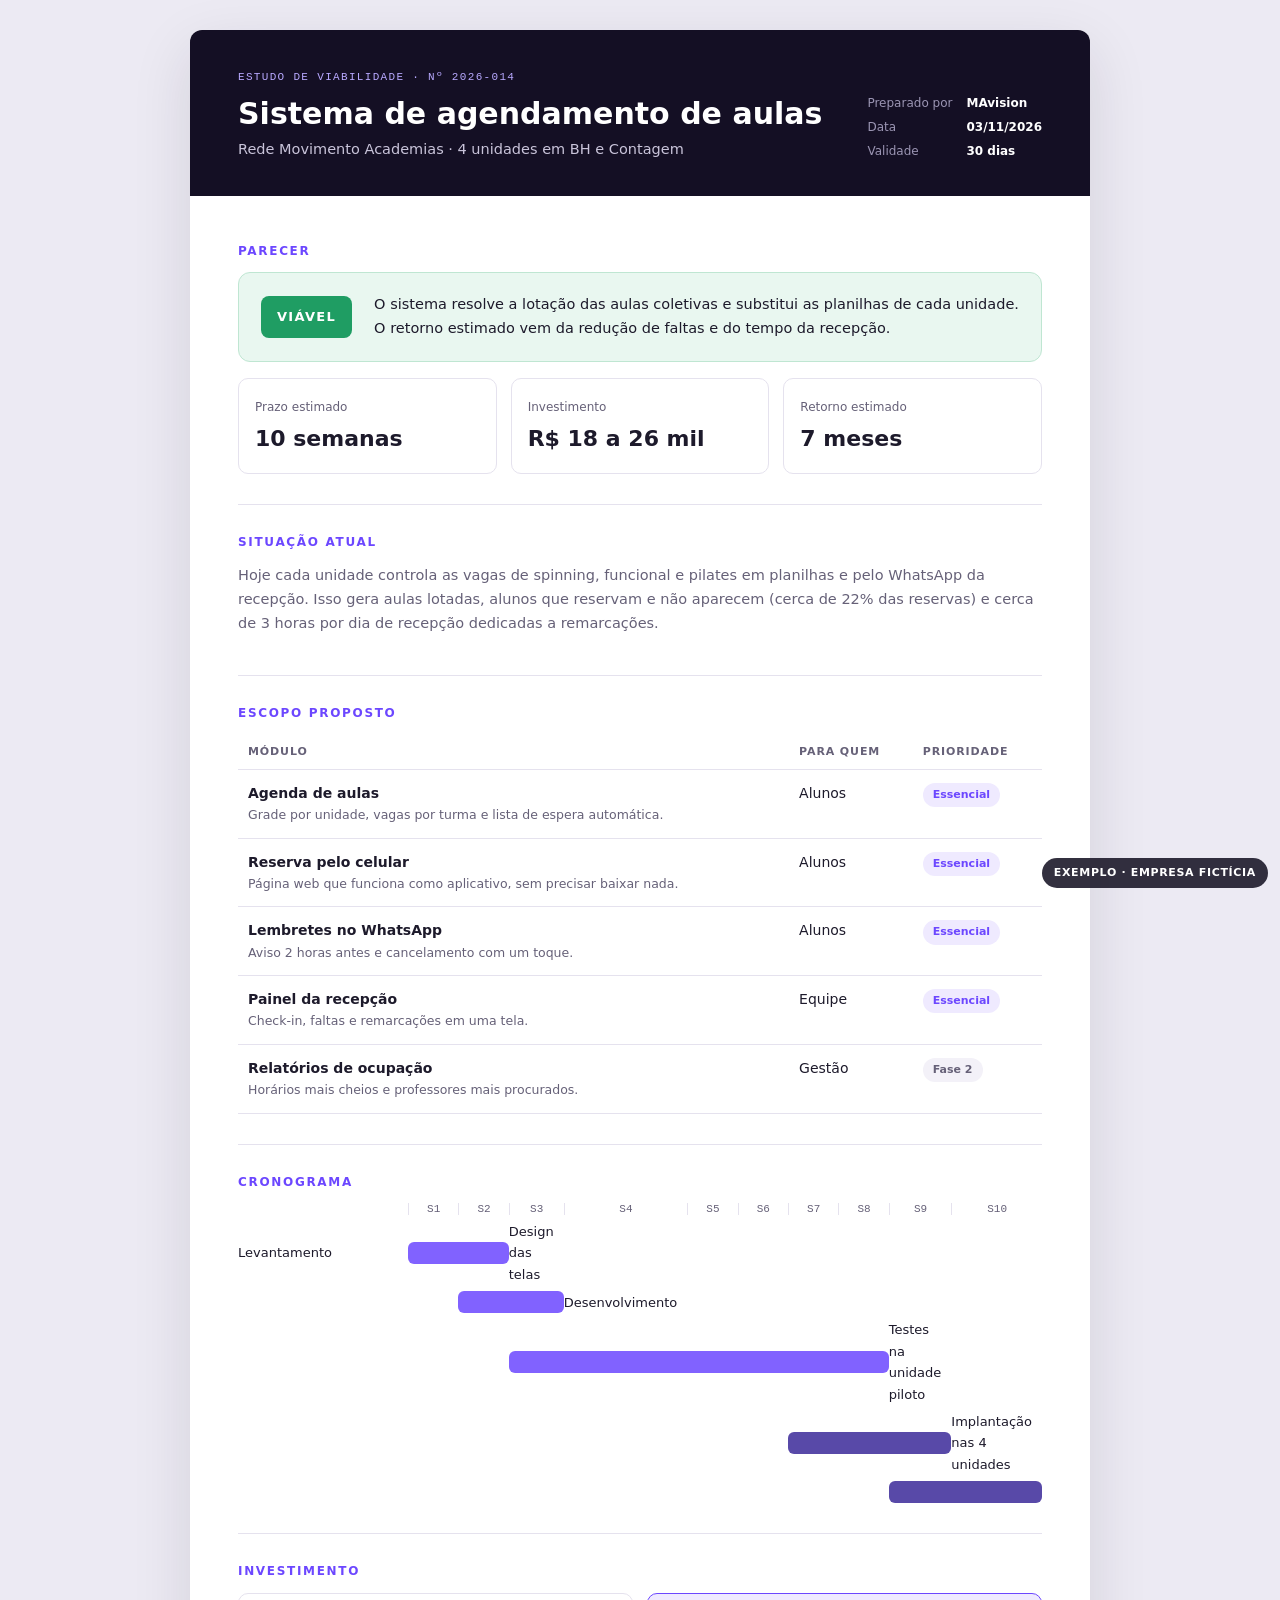
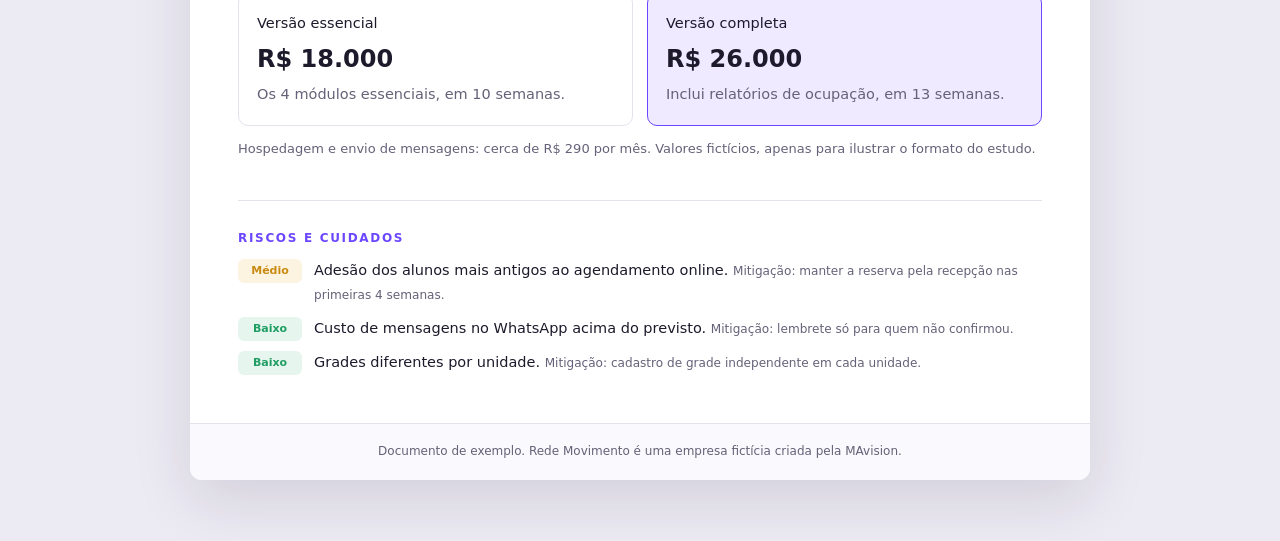
<file: exemplos/viabilidade.html>
<!DOCTYPE html>
<html lang="pt-BR">
<head>
<meta charset="utf-8">
<meta name="viewport" content="width=device-width, initial-scale=1">
<meta http-equiv="Content-Security-Policy" content="default-src 'none'; script-src 'none'; style-src 'self' 'unsafe-inline' https://fonts.googleapis.com; font-src https://fonts.gstatic.com; img-src 'self' data:; base-uri 'none'; form-action 'none'">
<meta name="referrer" content="strict-origin-when-cross-origin">
<title>Estudo de Viabilidade | Rede Movimento</title>
<meta name="robots" content="noindex">
<link rel="preconnect" href="https://fonts.googleapis.com"><link rel="preconnect" href="https://fonts.gstatic.com" crossorigin>
<link href="https://fonts.googleapis.com/css2?family=Montserrat:wght@400;500;600;800&family=JetBrains+Mono:wght@500&display=swap" rel="stylesheet">
<style>
:root{--bg:#eceaf3;--pp:#fff;--tx:#1d1a2b;--mu:#666178;--ln:#e5e2ee;--p:#6c47ff;--p2:#efeaff;--ok:#1f9d63;--wr:#c98a12;--bad:#c0392b}
*{box-sizing:border-box}
body{margin:0;background:var(--bg);color:var(--tx);font:400 14.5px/1.65 Montserrat,system-ui,sans-serif}
h1,h2,h3{margin:0;line-height:1.2}
p{margin:0 0 10px;color:var(--mu)}
.tag{position:fixed;right:12px;bottom:12px;z-index:9;background:rgba(29,26,43,.9);color:#fff;font-size:11px;font-weight:600;letter-spacing:.06em;text-transform:uppercase;padding:6px 12px;border-radius:99px}
.doc{width:min(900px,94%);margin:30px auto 60px;background:var(--pp);border-radius:12px;box-shadow:0 20px 60px rgba(29,26,43,.12);overflow:hidden}
.hd{background:#140f24;color:#fff;padding:34px clamp(22px,5vw,48px);display:flex;justify-content:space-between;gap:20px;flex-wrap:wrap}
.hd small{font:500 11px "JetBrains Mono",monospace;letter-spacing:.12em;color:#b8a9ff;text-transform:uppercase}
.hd h1{font-size:clamp(22px,3.2vw,30px);margin:8px 0 6px}
.hd p{color:#c9c4da;margin:0}
.hd dl{margin:0;display:grid;grid-template-columns:auto auto;gap:4px 14px;font-size:12px;align-self:end}
.hd dt{color:#9b95b3}.hd dd{margin:0;font-weight:600}
.bd{padding:clamp(22px,5vw,48px)}
section{padding-bottom:30px;margin-bottom:30px;border-bottom:1px solid var(--ln)}
section:last-child{border:0;margin:0;padding:0}
h2{font-size:12px;letter-spacing:.14em;text-transform:uppercase;color:var(--p);margin-bottom:14px;font-weight:600}
.vd{display:grid;grid-template-columns:auto 1fr;gap:22px;align-items:center;background:#e9f7f0;border:1px solid #bfe6d2;border-radius:12px;padding:20px 22px}
.vd b{font-size:13px;font-weight:800;letter-spacing:.1em;color:#fff;background:var(--ok);padding:10px 16px;border-radius:8px}
.vd p{margin:0;color:var(--tx)}
.kp{display:grid;grid-template-columns:repeat(3,1fr);gap:14px;margin-top:16px}
.kp div{border:1px solid var(--ln);border-radius:10px;padding:16px}
.kp span{font-size:12px;color:var(--mu)}
.kp strong{display:block;font-size:22px;font-weight:800;margin-top:2px;font-variant-numeric:tabular-nums}
table{width:100%;border-collapse:collapse;font-size:14px}
th{text-align:left;font-size:11px;letter-spacing:.08em;text-transform:uppercase;color:var(--mu);font-weight:600;padding:8px 10px;border-bottom:1px solid var(--ln)}
td{padding:12px 10px;border-bottom:1px solid var(--ln);vertical-align:top}
td small{display:block;color:var(--mu);font-size:12.5px}
.pr{display:inline-block;font-size:11px;font-weight:600;padding:3px 10px;border-radius:99px;white-space:nowrap}
.p1{background:var(--p2);color:var(--p)}.p2{background:#f3f1f8;color:var(--mu)}
.tw{overflow-x:auto}
.gt{display:grid;grid-template-columns:170px repeat(10,1fr);gap:6px 0;font-size:13px;min-width:560px;align-items:center}
.gt .h{font:500 11px "JetBrains Mono",monospace;color:var(--mu);text-align:center;border-left:1px solid var(--ln)}
.gt .n{padding-right:10px;font-weight:500}
.gt i{height:22px;border-radius:6px;background:var(--p);opacity:.85}
.gt i.m{background:#3b2a99}
.inv{display:grid;grid-template-columns:1fr 1fr;gap:14px}
.inv div{border:1px solid var(--ln);border-radius:10px;padding:18px}
.inv strong{display:block;font-size:24px;font-weight:800;font-variant-numeric:tabular-nums;margin:4px 0}
.inv .bs{border-color:var(--p);background:var(--p2)}
.rk{list-style:none;margin:0;padding:0;display:grid;gap:10px}
.rk li{display:grid;grid-template-columns:64px 1fr;gap:12px;align-items:start}
.rk em{font-style:normal;font-size:11px;font-weight:600;text-align:center;padding:3px 0;border-radius:6px}
.lo{background:#e6f6ee;color:var(--ok)}.md{background:#fdf3e1;color:var(--wr)}
.ft{font-size:12px;color:var(--mu);text-align:center;padding:18px;background:#faf9fd;border-top:1px solid var(--ln)}
@media(max-width:640px){.kp,.inv{grid-template-columns:1fr}.vd{grid-template-columns:1fr}}
</style>
</head>
<body>
<span class="tag">Exemplo · empresa fictícia</span>
<article class="doc">
<header class="hd"><div><small>Estudo de viabilidade · Nº 2026-014</small><h1>Sistema de agendamento de aulas</h1><p>Rede Movimento Academias · 4 unidades em BH e Contagem</p></div>
<dl><dt>Preparado por</dt><dd>MAvision</dd><dt>Data</dt><dd>03/11/2026</dd><dt>Validade</dt><dd>30 dias</dd></dl></header>
<div class="bd">

<section><h2>Parecer</h2>
<div class="vd"><b>VIÁVEL</b><p>O sistema resolve a lotação das aulas coletivas e substitui as planilhas de cada unidade. O retorno estimado vem da redução de faltas e do tempo da recepção.</p></div>
<div class="kp"><div><span>Prazo estimado</span><strong>10 semanas</strong></div><div><span>Investimento</span><strong>R$ 18 a 26 mil</strong></div><div><span>Retorno estimado</span><strong>7 meses</strong></div></div>
</section>

<section><h2>Situação atual</h2>
<p>Hoje cada unidade controla as vagas de spinning, funcional e pilates em planilhas e pelo WhatsApp da recepção. Isso gera aulas lotadas, alunos que reservam e não aparecem (cerca de 22% das reservas) e cerca de 3 horas por dia de recepção dedicadas a remarcações.</p>
</section>

<section><h2>Escopo proposto</h2>
<div class="tw"><table><thead><tr><th>Módulo</th><th>Para quem</th><th>Prioridade</th></tr></thead><tbody>
<tr><td><b>Agenda de aulas</b><small>Grade por unidade, vagas por turma e lista de espera automática.</small></td><td>Alunos</td><td><span class="pr p1">Essencial</span></td></tr>
<tr><td><b>Reserva pelo celular</b><small>Página web que funciona como aplicativo, sem precisar baixar nada.</small></td><td>Alunos</td><td><span class="pr p1">Essencial</span></td></tr>
<tr><td><b>Lembretes no WhatsApp</b><small>Aviso 2 horas antes e cancelamento com um toque.</small></td><td>Alunos</td><td><span class="pr p1">Essencial</span></td></tr>
<tr><td><b>Painel da recepção</b><small>Check-in, faltas e remarcações em uma tela.</small></td><td>Equipe</td><td><span class="pr p1">Essencial</span></td></tr>
<tr><td><b>Relatórios de ocupação</b><small>Horários mais cheios e professores mais procurados.</small></td><td>Gestão</td><td><span class="pr p2">Fase 2</span></td></tr>
</tbody></table></div>
</section>

<section><h2>Cronograma</h2>
<div class="tw"><div class="gt">
<span></span><span class="h">S1</span><span class="h">S2</span><span class="h">S3</span><span class="h">S4</span><span class="h">S5</span><span class="h">S6</span><span class="h">S7</span><span class="h">S8</span><span class="h">S9</span><span class="h">S10</span>
<span class="n">Levantamento</span><i style="grid-column:2/4"></i>
<span class="n">Design das telas</span><i style="grid-column:3/5"></i>
<span class="n">Desenvolvimento</span><i style="grid-column:4/10"></i>
<span class="n">Testes na unidade piloto</span><i class="m" style="grid-column:8/11"></i>
<span class="n">Implantação nas 4 unidades</span><i class="m" style="grid-column:10/12"></i>
</div></div>
</section>

<section><h2>Investimento</h2>
<div class="inv"><div><span>Versão essencial</span><strong>R$ 18.000</strong><p style="margin:0">Os 4 módulos essenciais, em 10 semanas.</p></div><div class="bs"><span>Versão completa</span><strong>R$ 26.000</strong><p style="margin:0">Inclui relatórios de ocupação, em 13 semanas.</p></div></div>
<p style="margin-top:12px;font-size:13px">Hospedagem e envio de mensagens: cerca de R$ 290 por mês. Valores fictícios, apenas para ilustrar o formato do estudo.</p>
</section>

<section><h2>Riscos e cuidados</h2>
<ul class="rk">
<li><em class="md">Médio</em><span>Adesão dos alunos mais antigos ao agendamento online. <small style="color:var(--mu)">Mitigação: manter a reserva pela recepção nas primeiras 4 semanas.</small></span></li>
<li><em class="lo">Baixo</em><span>Custo de mensagens no WhatsApp acima do previsto. <small style="color:var(--mu)">Mitigação: lembrete só para quem não confirmou.</small></span></li>
<li><em class="lo">Baixo</em><span>Grades diferentes por unidade. <small style="color:var(--mu)">Mitigação: cadastro de grade independente em cada unidade.</small></span></li>
</ul>
</section>
</div>
<div class="ft">Documento de exemplo. Rede Movimento é uma empresa fictícia criada pela MAvision.</div>
</article>
</body>
</html>
</file>
<file: style.css>
/* MAvision: dark page, one luminous lilac, the ribbon of the M as light. Fonts: Schibsted Grotesk, Newsreader italic, JetBrains Mono. */
:root{
  --ink:#07060b;--s1:#0e0c14;--s2:#15121e;--s3:#1d1929;
  --line:rgba(255,255,255,.08);--line2:rgba(255,255,255,.14);
  --t0:#f4f2fa;--t1:#bdb8cc;--t2:#7f7a93;
  --f:#a08cff;--f2:#c3b6ff;--v:#7b5cff;--cy:#7fe7ea;
  --ff:"Schibsted Grotesk",system-ui,sans-serif;--fs:"Newsreader",Georgia,serif;--fm:"JetBrains Mono",ui-monospace,monospace;
  --gut:clamp(16px,4vw,56px);--max:1280px;--ease:cubic-bezier(.2,.8,.2,1);
  color-scheme:dark;
}
*{box-sizing:border-box}
html{scroll-behavior:smooth;-webkit-text-size-adjust:100%}
body{margin:0;background:var(--ink);color:var(--t0);font:400 17px/1.55 var(--ff);-webkit-font-smoothing:antialiased;overflow-x:hidden}
img{max-width:100%;display:block}
a{color:inherit;text-decoration:none}
h1,h2,h3{margin:0;font-weight:600;letter-spacing:-.035em;line-height:1.02}
em{font-family:var(--fs);font-style:italic;font-weight:400;letter-spacing:-.02em}
p{margin:0}
.mono{font-family:var(--fm);font-size:12px;letter-spacing:.02em}
.dim{color:var(--t2)}
::selection{background:var(--f);color:var(--ink)}
:focus-visible{outline:2px solid var(--f);outline-offset:3px}

/* intro */
.intro{position:fixed;inset:0;z-index:100;display:grid;place-items:center;pointer-events:none}
.intro-sq{width:100vw;height:100vh;background:var(--f);border-radius:0;display:grid;place-items:center;animation:sq 1.5s var(--ease) .35s forwards}
.intro-ic{width:64px;height:64px;border-radius:16px;background:var(--ink);display:grid;place-items:center;animation:ic 1.5s var(--ease) .35s forwards}
.intro-ic img{width:42px;height:auto;filter:brightness(1.4)}
@keyframes sq{0%{width:100vw;height:100vh;border-radius:0}55%{width:min(42vw,420px);height:min(42vw,420px);border-radius:28%;opacity:1}100%{width:40px;height:40px;border-radius:12px;opacity:0}}
@keyframes ic{70%{transform:none;opacity:1}100%{transform:scale(.4);opacity:0}}
.intro.done{display:none}

/* ribbon canvas */
#ribbon{position:fixed;inset:0;width:100%;height:100%;z-index:0;pointer-events:none}
main,.foot{position:relative;z-index:1}

/* bar */
.bar{position:fixed;z-index:50;top:0;left:0;right:0;display:flex;align-items:center;gap:20px;padding:14px var(--gut);transition:background .3s,border-color .3s;border-bottom:1px solid transparent}
.bar.s{background:rgba(7,6,11,.72);backdrop-filter:blur(16px) saturate(1.4);-webkit-backdrop-filter:blur(16px) saturate(1.4);border-color:var(--line)}
.brand{display:inline-flex;align-items:center;gap:10px;font-weight:700;font-size:18px;letter-spacing:-.03em}
.mk{width:30px;height:30px;border-radius:9px;background:var(--f);display:grid;place-items:center}
.mk img{width:20px;height:auto;filter:brightness(0) saturate(100%)}
#nv{display:flex;gap:4px;margin:0 auto}
#nv a{padding:8px 14px;border-radius:999px;font-size:14px;color:var(--t1);transition:color .2s,background .2s}
#nv a:hover,#nv a.on{color:var(--t0);background:rgba(255,255,255,.06)}
.live{display:inline-flex;align-items:center;gap:8px;padding:7px 12px;border:1px solid var(--line2);border-radius:999px;color:var(--t1)}
.live i,.tag i,.foot-t i,.st i{width:6px;height:6px;border-radius:50%;background:var(--f);box-shadow:0 0 10px var(--f);animation:blink 2.4s infinite}
@keyframes blink{50%{opacity:.35}}
.tools{display:flex;align-items:center;gap:10px}

/* buttons */
.btn{display:inline-flex;align-items:center;justify-content:center;gap:8px;height:48px;padding:0 22px;border-radius:999px;font:600 15px var(--ff);border:0;cursor:pointer;transition:transform .25s var(--ease),box-shadow .25s,background .25s}
.btn:hover{transform:translateY(-2px)}
.btn-v{background:var(--f);color:var(--ink);box-shadow:0 10px 30px -10px rgba(160,140,255,.7)}
.btn-v:hover{background:var(--f2)}
.btn-g{background:rgba(255,255,255,.04);border:1px solid var(--line2);color:var(--t0)}
.btn-k{background:var(--ink);color:var(--t0)}
.btn-sm{height:38px;padding:0 16px;font-size:14px}
.btn-block{width:100%}
.pl{color:var(--f)}

/* shared */
.tag{display:inline-flex;align-items:center;gap:8px;padding:6px 12px;border:1px solid var(--line2);border-radius:8px;color:var(--t1);background:rgba(7,6,11,.5)}
.sec{padding:clamp(96px,12vw,170px) var(--gut) 0;max-width:calc(var(--max) + 2*var(--gut));margin:0 auto}
.sh{display:grid;gap:18px;margin-bottom:clamp(40px,5vw,64px);justify-items:start}
.sh h2,.state h2,.proc-t h2,.faq h2{font-size:clamp(36px,5.2vw,68px)}
.sh p{color:var(--t1);max-width:440px}
.sh-row{grid-template-columns:1fr auto;align-items:end;gap:18px 48px}
.sh-row>div{display:grid;gap:18px;justify-items:start}

/* reveal */
.rv{opacity:0;transform:translateY(24px);filter:blur(8px);transition:opacity .9s var(--ease),transform .9s var(--ease),filter .9s var(--ease)}
.rv.in{opacity:1;transform:none;filter:none}

/* hero */
.hero{min-height:100svh;display:grid;grid-template-columns:1.12fr .88fr;align-items:center;gap:clamp(32px,5vw,72px);padding:120px var(--gut) 72px;max-width:calc(var(--max) + 2*var(--gut));margin:0 auto}
.hero-copy{display:grid;gap:26px;justify-items:start}
.hero h1{font-size:clamp(44px,5vw,76px)}
.hero h1 em{color:var(--f2)}
.lead{font-size:clamp(17px,1.4vw,19px);color:var(--t1);max-width:480px}
.ctas{display:flex;flex-wrap:wrap;gap:10px}
.fine{color:var(--t2)}

.pipe{position:relative;padding:18px;border-radius:22px;background:linear-gradient(180deg,rgba(21,18,30,.55),rgba(14,12,20,.72));border:1px solid var(--line2);backdrop-filter:blur(5px);-webkit-backdrop-filter:blur(5px);box-shadow:0 40px 100px -30px rgba(0,0,0,.8),inset 0 1px 0 rgba(255,255,255,.06);display:grid;gap:14px}
.pipe-top{display:flex;align-items:center;gap:14px;color:var(--t1)}
.pipe-top b{color:var(--t0);font-weight:500}
.st{margin-left:auto;display:inline-flex;align-items:center;gap:7px;padding:4px 10px;border-radius:999px;background:rgba(160,140,255,.12);color:var(--f2)}
.st em{font:inherit}
.pipe-in{display:grid;gap:6px}
.pipe-in span{color:var(--t2)}
#biz{height:46px;padding:0 14px;border-radius:12px;border:1px solid var(--line2);background:rgba(7,6,11,.6);color:var(--t0);font:500 16px var(--ff);outline:none;transition:border-color .2s}
#biz:focus{border-color:var(--f)}
.graph{position:relative;aspect-ratio:600/260;margin:4px 0}
.wires{position:absolute;inset:0;width:100%;height:100%;overflow:visible}
.wires path{fill:none;stroke:rgba(255,255,255,.14);stroke-width:1.2;vector-effect:non-scaling-stroke}
.wires .flow{stroke:var(--f);stroke-width:2;stroke-dasharray:6 120;stroke-linecap:round;animation:flow 2.2s linear infinite;filter:drop-shadow(0 0 4px var(--f))}
@keyframes flow{to{stroke-dashoffset:-126}}
.node{position:absolute;transform:translateY(-50%);padding:9px 11px;border-radius:11px;background:var(--s3);border:1px solid var(--line2);display:grid;gap:2px;transition:border-color .4s,box-shadow .4s,background .4s}
.node b{font-size:14px;font-weight:600;letter-spacing:-.01em}
.node span{font-size:10px;color:var(--t2);white-space:nowrap;overflow:hidden;text-overflow:ellipsis}
.node.on{border-color:rgba(160,140,255,.6);box-shadow:0 0 0 4px rgba(160,140,255,.08),0 0 30px -6px rgba(160,140,255,.6)}
.n1{left:0;top:50%;width:19.6%}.n2{left:30.3%;top:50%;width:19.4%}.n3{left:60.3%;top:23.8%;width:19.4%}.n4{left:60.3%;top:76.2%;width:19.4%}.n5{left:86%;top:50%;width:14%}
.n5.on{background:var(--f);color:var(--ink);border-color:var(--f)}.n5.on span{color:rgba(7,6,11,.7)}
.log{display:grid;gap:8px;padding-top:12px;border-top:1px solid var(--line)}
.log ul{list-style:none;margin:0;padding:0;display:grid;gap:6px}
.log li{display:grid;grid-template-columns:auto 1fr auto auto;align-items:center;gap:10px;color:var(--t1)}
.log li i{width:5px;height:5px;border-radius:50%;background:var(--f)}
.log li span{color:var(--t2)}
.log li em{font:inherit;color:var(--f2)}

/* statement */
.state{padding:clamp(80px,10vw,140px) var(--gut) 0;max-width:calc(var(--max) + 2*var(--gut));margin:0 auto;display:grid;gap:24px;justify-items:start}
.state h2 em{color:var(--f2)}
.state-g{display:grid;grid-template-columns:1.1fr 1fr;gap:clamp(24px,5vw,80px);margin-top:16px;width:100%}
.state-g>p{font-size:clamp(19px,1.7vw,23px);line-height:1.45;color:var(--t1)}
.state-g ul{list-style:none;margin:0;padding:0;display:grid;font-size:13px;color:var(--t1)}
.state-g li{display:grid;grid-template-columns:110px 1fr;gap:12px;padding:14px 0;border-top:1px solid var(--line)}
.state-g li:last-child{border-bottom:1px solid var(--line)}
.state-g li b{color:var(--f2);font-weight:500}

/* cases */
.cases{display:grid;grid-template-columns:repeat(3,1fr);gap:20px}
.case{display:grid;grid-template-rows:auto auto 1fr;border-radius:20px;background:var(--s1);border:1px solid var(--line);overflow:hidden;transition:border-color .3s,transform .4s var(--ease)}
.case:hover{border-color:rgba(160,140,255,.45);transform:translateY(-4px)}
.cbar{display:flex;align-items:center;gap:6px;padding:11px 14px;border-bottom:1px solid var(--line);color:var(--t2)}
.cbar i{width:8px;height:8px;border-radius:50%;background:var(--s3)}
.cbar span{margin-left:8px}
.cbar em{margin-left:auto;font:inherit;color:var(--f2)}
.shot{height:340px;overflow:hidden;background:#fff}
.shot img{width:100%;height:auto;transition:transform 7s cubic-bezier(.45,0,.55,1)}
.case:hover .shot img{transform:translateY(calc(-100% + 340px))}
.cap{padding:20px 20px 24px;display:grid;gap:10px;align-content:start}
.cap .mono{color:var(--t2)}
.cap h3{font-size:24px}
.cap p{color:var(--t1);font-size:15px}

/* field */
.field-w{padding:clamp(96px,12vw,170px) var(--gut) 0;max-width:calc(var(--max) + 2*var(--gut));margin:0 auto}
.field{position:relative;overflow:hidden;border-radius:28px;background:var(--f);color:var(--ink);padding:clamp(36px,6vw,88px);display:grid;gap:22px;background-image:radial-gradient(rgba(7,6,11,.13) 1px,transparent 1.2px);background-size:22px 22px}
.field .mono{opacity:.65}
.field-m{position:absolute;right:-4%;bottom:-18%;width:46%;max-width:560px;opacity:.13;filter:brightness(0)}
.words{position:relative;font-size:clamp(26px,3.4vw,46px);line-height:1.15;letter-spacing:-.03em;font-weight:600;max-width:1000px}
.words span{opacity:.2;transition:opacity .3s}
.words span.on{opacity:1}

/* services */
.bento{display:grid;grid-template-columns:repeat(6,1fr);gap:16px}
.sv{position:relative;display:grid;align-content:space-between;gap:24px;min-height:300px;padding:24px;border-radius:20px;background:var(--s1);border:1px solid var(--line);overflow:hidden;transition:border-color .3s}
.sv:hover{border-color:rgba(160,140,255,.45)}
.sv-t{display:grid;gap:10px;position:relative;z-index:1}
.sv-t .mono{color:var(--f2)}
.sv h3{font-size:24px;letter-spacing:-.025em;line-height:1.1}
.sv p{color:var(--t1);font-size:15px;max-width:360px}
.sv-a{grid-column:span 4;grid-template-columns:1fr 1.2fr;align-items:end;padding-bottom:0}
.sv-a .sv-t{padding-bottom:24px}
.sv-b,.sv-c,.sv-d,.sv-e{grid-column:span 2}
.sv-e{padding-bottom:0}
.sv-img{height:250px;border-radius:12px 12px 0 0;overflow:hidden;border:1px solid var(--line2);border-bottom:0;transform:translateY(12px);transition:transform .6s var(--ease)}
.sv-img img{width:100%;height:100%;object-fit:cover;object-position:top}
.sv-e .sv-img{height:150px}
.sv:hover .sv-img{transform:none}
.sw{display:flex;gap:8px}
.sw i{flex:1;height:64px;border-radius:12px;background:var(--c);transition:flex .5s var(--ease)}
.sv-b:hover .sw i:first-child{flex:3}
.serp{display:grid;gap:8px;padding:14px;border-radius:12px;background:var(--s2);border:1px solid var(--line)}
.serp .mono{color:var(--t2);margin-bottom:2px}
.serp .r{display:flex;align-items:center;gap:10px;font-size:14px}
.serp .r span{width:22px;height:22px;border-radius:6px;display:grid;place-items:center;background:var(--s3);font:500 11px var(--fm);color:var(--t2)}
.serp .r i{height:8px;border-radius:4px;background:var(--s3);flex:1}
.serp .r1 span{background:var(--f);color:var(--ink)}
.run{display:grid;gap:12px;padding:14px;border-radius:12px;background:var(--s2);border:1px solid var(--line)}
.run div{display:grid;gap:6px;color:var(--t1)}
.run i{height:4px;border-radius:2px;background:linear-gradient(90deg,var(--f) var(--w),var(--s3) var(--w))}

/* before/after */
.ba{position:relative;border-radius:20px;overflow:hidden;border:1px solid var(--line2);aspect-ratio:1400/670;user-select:none}
.ba img{width:100%;height:100%;object-fit:cover}
.ba-a{position:absolute;inset:0;clip-path:inset(0 calc(100% - var(--p)) 0 0)}
.ba-l,.ba-r{position:absolute;top:16px;padding:6px 10px;border-radius:8px;background:rgba(7,6,11,.75);color:var(--t0)}
.ba-l{left:16px;background:var(--f);color:var(--ink)}.ba-r{right:16px}
.ba-h{position:absolute;top:0;bottom:0;left:var(--p);width:2px;margin-left:-1px;background:var(--f);pointer-events:none}
.ba-h span{position:absolute;top:50%;left:50%;width:44px;height:44px;margin:-22px;border-radius:50%;background:var(--f);color:var(--ink);display:grid;place-items:center;font-weight:700}
.ba input[type=range]{position:absolute;inset:0;width:100%;height:100%;opacity:0;cursor:ew-resize;margin:0}

/* process */
.proc{display:grid;grid-template-columns:.9fr 1.1fr;gap:clamp(32px,5vw,72px);align-items:center}
.proc-t{display:grid;gap:20px;justify-items:start}
.proc-t>p{color:var(--t1);max-width:420px}
.step-d{display:grid;gap:8px;padding:20px;border-radius:16px;background:var(--s1);border:1px solid var(--line);width:100%;max-width:440px}
.step-d .mono{color:var(--f2)}.step-d b{font-size:22px;letter-spacing:-.02em}.step-d p{color:var(--t1);font-size:15px}
.iso{display:flex;align-items:flex-end;justify-content:space-between;gap:clamp(6px,1.4vw,18px);height:420px;padding:20px;border-radius:24px;background:linear-gradient(180deg,rgba(14,12,20,.5),rgba(14,12,20,.9));border:1px solid var(--line)}
.col{flex:1;display:grid;justify-items:center;gap:12px;cursor:pointer;background:none;border:0;padding:0;color:var(--t2);font:inherit}
.col svg{width:100%;overflow:visible}
.col .top{fill:#3a3450}.col .l{fill:#221e30}.col .r{fill:#18151f}
.col.on .top{fill:var(--f2)}.col.on .l{fill:var(--f)}.col.on .r{fill:var(--v)}
.col:hover .top{fill:#544b75}
.col.on:hover .top{fill:var(--f2)}
.col span{font-family:var(--fm);font-size:11px}.col span b{font-weight:500}
.col.on span{color:var(--t0)}
.col .pr{transform-box:fill-box;transform-origin:50% 100%;transform:scaleY(.04);transition:transform 1.1s var(--ease)}
.iso.in .col .pr{transform:none}

/* numbers */
.nums{display:grid;grid-template-columns:repeat(4,1fr);border-top:1px solid var(--line)}
.num{padding:28px 24px 0 0;display:grid;gap:12px;align-content:start}
.num+.num{padding-left:24px;border-left:1px solid var(--line)}
.num .mono{color:var(--t2)}
.num b{font-size:clamp(48px,6vw,84px);font-weight:600;letter-spacing:-.05em;line-height:1}
.num p{color:var(--t1);font-size:15px}

/* price */
.price{display:grid;grid-template-columns:1fr 1fr;border-radius:24px;border:1px solid var(--line2);background:rgba(14,12,20,.85);overflow:hidden}
.pr-l{padding:clamp(28px,4vw,48px);display:grid;gap:22px;justify-items:start;border-right:1px solid var(--line)}
.pr-l .mono{color:var(--f2)}
.pr-v small{display:block;color:var(--t2);font-size:14px;margin-bottom:4px}
.pr-v b{font-size:clamp(52px,6vw,80px);font-weight:600;letter-spacing:-.05em;line-height:1}
.pr-l p{color:var(--t1);max-width:420px}
.pr-r{list-style:none;margin:0;padding:clamp(28px,4vw,48px);display:grid;align-content:center}
.pr-r li{display:flex;gap:14px;align-items:center;padding:16px 0;border-bottom:1px solid var(--line);font-size:17px}
.pr-r li:last-child{border:0}
.pr-r i{flex:none;width:26px;height:26px;border-radius:8px;display:grid;place-items:center;background:rgba(160,140,255,.14);color:var(--f2);font-style:normal;font-size:13px}

/* faq */
.faq{display:grid;grid-template-columns:.8fr 1.2fr;gap:clamp(24px,5vw,72px)}
.faq>div:first-child{display:grid;gap:18px;align-content:start;justify-items:start}
.qs details{border-bottom:1px solid var(--line)}
.qs details:first-child{border-top:1px solid var(--line)}
.qs summary{list-style:none;cursor:pointer;display:flex;justify-content:space-between;gap:16px;padding:22px 0;font-size:clamp(18px,1.6vw,21px);font-weight:500;letter-spacing:-.01em}
.qs summary::-webkit-details-marker{display:none}
.qs summary::after{content:"+";font-family:var(--fm);color:var(--f2);transition:transform .3s}
.qs details[open] summary::after{transform:rotate(45deg)}
.qs p{color:var(--t1);padding:0 0 22px;max-width:620px}

/* contact */
#contato{padding-bottom:clamp(80px,10vw,140px)}
.cta{display:grid;grid-template-columns:1fr 1.5fr;gap:16px}
.cta-l{padding:28px;border-radius:24px;background:var(--s1);border:1px solid var(--line);display:grid;gap:18px;align-content:space-between}
.cta-l>p{color:var(--t1);max-width:300px}
.cta-l ul{list-style:none;margin:0;padding:0;display:grid;gap:10px;color:var(--t1)}
.cta-l a:hover{color:var(--f2)}
.cta-r{padding:clamp(28px,4vw,44px);border-radius:24px;background:var(--f);color:var(--ink);display:grid;gap:16px;background-image:radial-gradient(rgba(7,6,11,.12) 1px,transparent 1.2px);background-size:22px 22px}
.cta-r .mono{opacity:.65}
.cta-r h2{font-size:clamp(30px,3.6vw,46px)}
.fg{display:grid;grid-template-columns:1fr 1fr;gap:10px}
.cta-r input,.cta-r textarea{width:100%;padding:14px 16px;border-radius:14px;border:1px solid rgba(7,6,11,.15);background:rgba(255,255,255,.55);color:var(--ink);font:500 16px var(--ff);outline:none;resize:vertical}
.cta-r input::placeholder,.cta-r textarea::placeholder{color:rgba(7,6,11,.55)}
.cta-r input:focus,.cta-r textarea:focus{background:#fff;border-color:var(--ink)}
.cta-r .btn{justify-self:start}

/* footer */
.foot{border-top:1px solid var(--line);padding:0 var(--gut) 40px;background:var(--ink)}
.foot-t{display:flex;justify-content:space-between;gap:16px;flex-wrap:wrap;padding:18px 0;border-bottom:1px solid var(--line);color:var(--t2);max-width:var(--max);margin:0 auto}
.foot-t span:first-child{display:inline-flex;align-items:center;gap:8px}
.foot-g{display:grid;grid-template-columns:2fr 1fr 1fr;gap:32px;padding-top:40px;max-width:var(--max);margin:0 auto}
.foot-g>div{display:grid;gap:10px;align-content:start}
.foot-g h4{margin:0 0 6px;color:var(--t2);font-weight:400}
.foot-g a{color:var(--t1);font-size:15px;width:max-content}
.foot-g a:hover{color:var(--f2)}
.foot-g p{color:var(--t2);margin-top:14px}

.wa{position:fixed;z-index:40;right:20px;bottom:20px;width:56px;height:56px;border-radius:18px;background:var(--f);color:var(--ink);display:grid;place-items:center;box-shadow:0 14px 34px -10px rgba(160,140,255,.8);transition:transform .25s var(--ease)}
.wa:hover{transform:translateY(-3px) rotate(-4deg)}

/* tablets and phones */
@media(max-width:1080px){
  #nv,.live{display:none}
  .tools{margin-left:auto}
  .mb{display:inline-flex}
  .hero{grid-template-columns:1fr;min-height:0;padding-top:110px}
  .cases{grid-template-columns:1fr 1fr}
  .proc,.faq,.price,.cta,.state-g{grid-template-columns:1fr}
  .pr-l{border-right:0;border-bottom:1px solid var(--line)}
  .sv-a{grid-column:span 6}.sv-b,.sv-c,.sv-d,.sv-e{grid-column:span 3}
  .nums{grid-template-columns:1fr 1fr}
  .num:nth-child(3){padding-left:0;border-left:0}
  .num:nth-child(n+3){padding-top:28px;border-top:1px solid var(--line);margin-top:28px}
}
@media(max-width:640px){
  body{font-size:16px}
  .tools .btn-sm{display:none}
  .bar{gap:10px}
  .sh-row{grid-template-columns:1fr}
  .cases{grid-template-columns:1fr}
  .shot{height:280px}.case:hover .shot img{transform:translateY(calc(-100% + 280px))}
  .bento{grid-template-columns:1fr}
  .sv-a,.sv-b,.sv-c,.sv-d,.sv-e{grid-column:auto;grid-template-columns:1fr;min-height:0}
  .sv-a .sv-t{padding-bottom:0}.sv-img{height:200px}
  .pipe{padding:14px}
  .node{padding:6px 7px}.node b{font-size:12px;white-space:nowrap}.node span{display:none}
  .log li{grid-template-columns:auto 1fr auto}.log li span{display:none}
  .iso{height:300px;padding:14px}
  .col span{font-size:9.5px;text-align:center;line-height:1.3}.col span b{display:block;font-weight:500}
  .pipe-top .dim{display:none}.pipe-top{font-size:11px}
  .fg{grid-template-columns:1fr}
  .foot-g{grid-template-columns:1fr 1fr}.foot-g>div:first-child{grid-column:1/-1}
  .state-g li{grid-template-columns:96px 1fr}
}
/* site parts the prototype did not have */
.vh{position:absolute;width:1px;height:1px;overflow:hidden;clip:rect(0 0 0 0)}
.skip{position:absolute;left:-9999px}.skip:focus{left:16px;top:16px;z-index:200;background:var(--f);color:var(--ink);padding:10px 16px;border-radius:10px}
.tag{text-transform:lowercase}
.col span i{font-style:normal;text-transform:lowercase}
.go{font:500 13px var(--fm);color:var(--f2)}
.go::after{content:" →"}
.cap .go{margin-top:4px}
.sv-t .go{opacity:0;transform:translateX(-6px);transition:opacity .3s,transform .3s}
.sv:hover .sv-t .go,.sv:focus-visible .sv-t .go{opacity:1;transform:none}
.sv{cursor:pointer}
.field h2.mono{font-weight:400;letter-spacing:.02em;opacity:.65;text-transform:lowercase}
.next{display:flex;align-items:center;gap:18px;margin-top:20px;padding:20px 24px;border-radius:20px;border:1px dashed var(--line2);transition:border-color .3s,background .3s}
.next:hover{border-color:rgba(160,140,255,.5);background:rgba(160,140,255,.05)}
.next .plus{flex:none;width:44px;height:44px;border-radius:12px;display:grid;place-items:center;background:rgba(160,140,255,.14);color:var(--f2);font-size:22px}
.next>span:nth-child(2){display:grid;gap:4px;flex:1}
.next b{font-size:18px;font-weight:600;letter-spacing:-.02em}
.next small{color:var(--t1);font-size:14px}
.next .go{flex:none}
.fm-b{display:flex;align-items:center;gap:16px;flex-wrap:wrap}
.rs{font-size:14px;opacity:.75}
.cta-r label{display:block}
.sl{font-family:var(--fs);font-style:italic;color:var(--t1);font-size:18px;margin-top:10px!important}
.pvb{background:none;border:0;padding:0;color:var(--t2);cursor:pointer;text-align:left;text-decoration:underline;text-underline-offset:3px;width:max-content}
.pvb:hover{color:var(--f2)}

/* language menu */
.lang{position:relative}
.lang>button{display:flex;align-items:center;gap:6px;height:38px;padding:0 12px;border-radius:999px;border:1px solid var(--line2);background:rgba(255,255,255,.04);color:var(--t0);font:600 13px var(--ff);cursor:pointer;transition:background .25s}
.lang>button:hover{background:rgba(255,255,255,.09)}
.lang svg{width:16px;height:16px;fill:none;stroke:currentColor;stroke-width:1.6}
.lang ul{position:absolute;right:0;top:48px;min-width:170px;margin:0;padding:6px;list-style:none;border-radius:16px;border:1px solid var(--line2);background:#120f1b;box-shadow:0 24px 60px rgba(0,0,0,.5);display:none}
.lang.o ul{display:block;animation:pop .3s var(--ease)}
@keyframes pop{from{opacity:0;transform:translateY(-6px)}}
.lang li a{display:block;padding:10px 12px;border-radius:10px;font-size:14px;color:var(--t1)}
.lang li a:hover,.lang li a[aria-current=true]{background:rgba(160,140,255,.16);color:var(--t0)}

/* phone menu: frosted glass panel that grows from the Menu button */
.mb{display:none;align-items:center;height:38px;padding:0 16px;border-radius:999px;border:0;background:var(--f);color:var(--ink);font:600 14px var(--ff);cursor:pointer}
.mp{display:none}
@media(max-width:1080px){
  .mb{display:inline-flex}
  .mp{display:block;position:fixed;z-index:80;top:calc(10px + env(safe-area-inset-top,0px));right:12px;left:12px;margin-left:auto;max-width:400px;padding:14px 14px 16px;border-radius:26px;background:rgba(16,13,26,.82);backdrop-filter:blur(24px) saturate(1.6);-webkit-backdrop-filter:blur(24px) saturate(1.6);box-shadow:0 28px 70px -18px rgba(0,0,0,.65),inset 0 0 0 1px rgba(255,255,255,.14),inset 0 1px 0 rgba(255,255,255,.18);transform-origin:100% 0;transform:scale(.6);opacity:0;visibility:hidden;transition:transform .4s var(--ease),opacity .25s,visibility 0s .4s}
  .mp.o{transform:none;opacity:1;visibility:visible;transition:transform .4s var(--ease),opacity .25s}
  .mp-h{display:flex;align-items:center;justify-content:space-between;padding:0 0 10px 14px}
  .mp-h span{font-size:16px;font-weight:700;color:rgba(255,255,255,.75)}
  .mp-x{height:44px;padding:0 18px;border:0;border-radius:999px;background:var(--f);color:var(--ink);font:600 15px var(--ff);cursor:pointer}
  .mp-n{display:grid;gap:2px}
  .mp-n a{display:flex;align-items:center;min-height:48px;padding:6px 14px;border-radius:14px;font-size:20px;font-weight:600;letter-spacing:-.02em;color:#fff;opacity:0;transform:translateY(-8px);transition:opacity .4s var(--ease),transform .5s var(--ease),background .2s}
  .mp.o .mp-n a{opacity:1;transform:none}
  .mp-n a:nth-child(1){transition-delay:.08s}.mp-n a:nth-child(2){transition-delay:.12s}.mp-n a:nth-child(3){transition-delay:.16s}.mp-n a:nth-child(4){transition-delay:.2s}.mp-n a:nth-child(5){transition-delay:.24s}.mp-n a:nth-child(6){transition-delay:.28s}.mp-n a:nth-child(7){transition-delay:.32s}.mp-n a:nth-child(8){transition-delay:.36s}
  .mp-n a:hover,.mp-n a.on{background:rgba(160,140,255,.18);color:var(--f2)}
  .mp-l{display:grid;grid-template-columns:repeat(3,1fr);gap:8px;margin-top:12px}
  .mp-l a{display:grid;place-items:center;height:44px;border-radius:12px;background:rgba(255,255,255,.1);font-size:15px;font-weight:700;color:#fff}
  .mp-l a[aria-current=true]{background:var(--f);color:var(--ink)}
}
@media(max-width:640px){.lang>button{padding:0 10px}.next{flex-wrap:wrap}}

/* back to top */
.tp{position:fixed;right:26px;bottom:calc(88px + env(safe-area-inset-bottom,0px));z-index:40;width:44px;height:44px;border-radius:14px;border:1px solid var(--line2);background:rgba(14,12,20,.85);backdrop-filter:blur(8px);-webkit-backdrop-filter:blur(8px);color:var(--t0);display:grid;place-items:center;cursor:pointer;opacity:0;pointer-events:none;transform:translateY(12px);transition:.3s}
.tp svg{width:20px;height:20px;fill:none;stroke:currentColor;stroke-width:2.2;stroke-linecap:round;stroke-linejoin:round}
.tp.s{opacity:1;pointer-events:auto;transform:none}.tp:hover{border-color:var(--f);color:var(--f2)}
.wa svg{fill:currentColor}

/* dialogs */
dialog{border:0;padding:0;color:var(--t0)}
dialog::backdrop{background:rgba(5,4,10,.78);backdrop-filter:blur(6px)}
.f-top{display:flex;align-items:center;gap:6px;padding:10px 14px;background:#15121f;font:12px var(--fm);color:var(--t2)}
.f-top>i{width:9px;height:9px;border-radius:50%;background:#3a3548}
.exd{width:min(1200px,94vw);height:min(860px,90vh);max-width:none;max-height:none;border-radius:20px;background:#15121f;overflow:hidden;border:1px solid var(--line2);box-shadow:0 40px 120px rgba(0,0,0,.6)}
.exw{display:flex;flex-direction:column;height:100%}
.exw .f-top{padding:12px 16px}
#exu{flex:1;min-width:0;overflow:hidden;text-overflow:ellipsis;white-space:nowrap;margin:0 0 0 12px}
#exo{flex-shrink:0;font:600 13px var(--ff);color:var(--f2);margin-left:8px;white-space:nowrap}
#exc{flex-shrink:0;width:34px;height:34px;margin-left:10px;border:1px solid var(--line2);border-radius:50%;background:var(--s2);color:var(--t0);font-size:20px;line-height:1;cursor:pointer}#exc:hover{background:var(--f);color:var(--ink)}
#exf{flex:1;width:100%;border:0;background:#fff}
.pold{width:min(640px,92vw);padding:32px;border-radius:24px;background:#120f1b;border:1px solid var(--line2)}
.pold h3{font-size:24px;margin-bottom:16px}
.pol{white-space:pre-line;font-size:15px;line-height:1.6;max-height:60vh;overflow-y:auto;padding-right:6px;color:var(--t1)}
.pold .btn{margin-top:18px}

/* cases scroll on their own while on screen, on touch screens */
.case.play .shot img{transform:translateY(calc(-100% + 340px))}
@media(max-width:640px){.case.play .shot img{transform:translateY(calc(-100% + 280px))}}

/* without script: everything visible and no opening */
html:not(.js) .rv{opacity:1;transform:none;filter:none}
html:not(.js) .intro,html.seen .intro{display:none}
html:not(.js) #ribbon{display:none}
.rs.err{color:#5a0d1c;opacity:1;font-weight:600}

/* ============ round 2 ============ */

/* opening: violet night, an aurora, the M and the name; then it shrinks away like the reference */
.intro{pointer-events:auto;cursor:pointer}
.intro.done{display:none}
.intro-sq{position:relative;overflow:hidden;width:100vw;height:100vh;border-radius:0;display:grid;place-items:center;
  background:radial-gradient(120% 80% at 50% 115%,#6a4cff 0%,#3a1fa0 32%,#170c3f 62%,#08061a 100%);animation:isq 3s cubic-bezier(.7,0,.2,1) forwards}
@keyframes isq{0%,66%{width:100vw;height:100vh;border-radius:0;opacity:1}88%{width:min(38vw,380px);height:min(38vw,380px);border-radius:30%;opacity:1}100%{width:44px;height:44px;border-radius:14px;opacity:0}}
.au{position:absolute;inset:-10% -20%;filter:blur(7px) saturate(1.35);mix-blend-mode:screen;opacity:0;animation:auIn 1.2s ease-out .1s forwards}
.au::after{content:"";position:absolute;inset:0;background:radial-gradient(60% 40% at 50% 30%,rgba(160,140,255,.25),transparent 70%);filter:blur(30px)}
@keyframes auIn{to{opacity:1}}
.au i{position:absolute;left:0;right:0;height:38%;border-radius:50%;transform-origin:50% 50%;
  background:linear-gradient(90deg,transparent 4%,rgba(127,231,234,0) 12%,rgba(127,231,234,.75) 28%,rgba(160,140,255,.95) 46%,rgba(225,120,255,.7) 64%,rgba(127,231,234,.45) 80%,transparent 94%);
  -webkit-mask:repeating-linear-gradient(90deg,#000 0 2px,rgba(0,0,0,.3) 2px 6px,#000 6px 7px,rgba(0,0,0,.15) 7px 13px),linear-gradient(180deg,transparent 0%,rgba(0,0,0,.35) 45%,#000 82%,transparent 94%);-webkit-mask-composite:source-in;mask:repeating-linear-gradient(90deg,#000 0 2px,rgba(0,0,0,.3) 2px 6px,#000 6px 7px,rgba(0,0,0,.15) 7px 13px),linear-gradient(180deg,transparent 0%,rgba(0,0,0,.35) 45%,#000 82%,transparent 94%);mask-composite:intersect}
.au i:nth-child(1){top:8%;animation:wav1 3.2s ease-in-out infinite alternate}
.au i:nth-child(2){top:24%;opacity:.75;animation:wav2 2.6s ease-in-out infinite alternate}
.au i:nth-child(3){top:40%;opacity:.55;height:34%;animation:wav3 3.6s ease-in-out infinite alternate}
.au i:nth-child(4){top:-6%;opacity:.4;height:30%;filter:hue-rotate(40deg);animation:wav2 4s ease-in-out infinite alternate-reverse}
@keyframes wav1{from{transform:translateX(-12%) skewX(-18deg) scaleY(.8) rotate(-6deg)}to{transform:translateX(10%) skewX(14deg) scaleY(1.15) rotate(4deg)}}
@keyframes wav2{from{transform:translateX(14%) skewX(16deg) scaleY(1.1) rotate(5deg)}to{transform:translateX(-8%) skewX(-12deg) scaleY(.75) rotate(-3deg)}}
@keyframes wav3{from{transform:translateX(-6%) skewX(10deg) scaleY(.9) rotate(8deg)}to{transform:translateX(12%) skewX(-16deg) scaleY(1.2) rotate(-2deg)}}
.auc{position:absolute;inset:0;width:100%;height:100%;filter:blur(2px) saturate(1.2);opacity:0;animation:auIn 1.1s ease-out .05s forwards}
.stars{position:absolute;inset:0;opacity:.55;background-image:radial-gradient(1px 1px at 12% 18%,#fff,transparent),radial-gradient(1px 1px at 72% 12%,#fff,transparent),radial-gradient(1.5px 1.5px at 38% 8%,#e9e2ff,transparent),radial-gradient(1px 1px at 86% 34%,#fff,transparent),radial-gradient(1px 1px at 22% 44%,#d9d0ff,transparent),radial-gradient(1px 1px at 58% 26%,#fff,transparent),radial-gradient(1.5px 1.5px at 92% 8%,#fff,transparent),radial-gradient(1px 1px at 6% 30%,#fff,transparent);animation:tw 2.4s ease-in-out infinite alternate}
@keyframes tw{to{opacity:.25}}
.intro-c{position:relative;z-index:1;display:grid;justify-items:center;gap:14px;animation:icOut 3s cubic-bezier(.7,0,.2,1) forwards}
@keyframes icOut{0%,64%{transform:none;opacity:1}86%{transform:scale(.55);opacity:0}100%{opacity:0}}
.intro-ic{width:84px;height:84px;border-radius:24px;background:rgba(7,6,11,.82);display:grid;place-items:center;box-shadow:0 0 0 1px rgba(255,255,255,.14),0 0 60px rgba(160,140,255,.65),0 0 140px rgba(127,231,234,.25);transform:scale(.6);opacity:0;animation:icIn .9s cubic-bezier(.2,1.4,.3,1) .25s forwards}
.intro-ic img{width:56px;height:auto;filter:brightness(1.35)}
@keyframes icIn{to{transform:none;opacity:1}}
.intro-w{display:flex;font:700 clamp(30px,4vw,44px) var(--ff);letter-spacing:-.04em;color:#fff;text-shadow:0 0 30px rgba(160,140,255,.8)}
.intro-w span{display:inline-block;opacity:0;transform:translateY(18px);filter:blur(6px);animation:ltr .7s var(--ease) forwards}
.intro-w span:nth-child(1){animation-delay:.55s}.intro-w span:nth-child(2){animation-delay:.6s}.intro-w span:nth-child(3){animation-delay:.65s}.intro-w span:nth-child(4){animation-delay:.7s}.intro-w span:nth-child(5){animation-delay:.75s}.intro-w span:nth-child(6){animation-delay:.8s}.intro-w span:nth-child(7){animation-delay:.85s}.intro-w span:nth-child(8){animation-delay:.9s}
@keyframes ltr{to{opacity:1;transform:none;filter:none}}
.intro-s{font:italic 400 18px var(--fs);color:rgba(233,226,255,.8);opacity:0;animation:ltr .8s var(--ease) 1.05s forwards}

/* hero: WhatsApp icon on the button */
.wai{width:18px;height:18px;fill:currentColor;flex:none}
.btn-g .wai{color:#5be39b}

/* about: lilac field with depth, a statement, three principles and the M */
.field{gap:clamp(28px,4vw,48px);background-color:var(--f);background-image:radial-gradient(80% 120% at 0% 0%,rgba(255,255,255,.35),transparent 55%),radial-gradient(70% 90% at 100% 100%,rgba(91,60,255,.55),transparent 60%),radial-gradient(rgba(7,6,11,.12) 1px,transparent 1.3px);background-size:auto,auto,22px 22px;box-shadow:0 40px 120px -40px rgba(160,140,255,.55)}
.field-m{display:none}
.fd-top{display:flex;align-items:center;justify-content:space-between;gap:16px}
.fd-top h2{display:inline-flex;align-items:center;gap:10px;margin:0;padding:7px 14px;border-radius:999px;background:rgba(7,6,11,.08);border:1px solid rgba(7,6,11,.16);font-size:12px;opacity:1!important}
.fd-top h2 i{width:6px;height:6px;border-radius:50%;background:var(--ink)}
.fd-m{width:64px;height:64px;border-radius:18px;background:var(--ink);display:grid;place-items:center;box-shadow:0 18px 40px -12px rgba(7,6,11,.6);transform:rotate(-6deg)}
.fd-m img{width:42px;height:auto}
.words{font-size:clamp(28px,3.5vw,50px);line-height:1.12;font-weight:500;letter-spacing:-.035em;max-width:1050px}
.words em{font-weight:400;color:#2b1585;letter-spacing:-.02em}
.words>span{opacity:1}
.words .w{opacity:.18;transition:opacity .35s}
.words .w.on{opacity:1}
.fd-g{display:grid;grid-template-columns:repeat(3,1fr);gap:24px;padding-top:28px;border-top:1px solid rgba(7,6,11,.18)}
.fd-g>div{display:grid;gap:8px;align-content:start}
.fd-g b{font-weight:500;font-size:12px;opacity:.6}
.fd-g h3{font-size:22px;letter-spacing:-.02em}
.fd-g p{font-size:15px;line-height:1.5;opacity:.78;max-width:300px}

/* services: every card shows its example */
.sv{min-height:0;padding:24px 24px 0;align-content:start;grid-template-rows:auto 1fr}
.sv-a{grid-template-columns:1fr 1.25fr;grid-template-rows:1fr;align-items:end}
.sv-a .sv-t{align-self:center;padding-bottom:24px}
.sv-img{position:relative;align-self:end;height:200px;margin-top:6px}
.sv-a .sv-img{height:300px}
.sv-img img{transition:transform .8s var(--ease)}
.sv:hover .sv-img img{transform:scale(1.04)}
.ov{position:absolute;left:12px;bottom:12px;border-radius:12px;background:rgba(14,12,20,.86);backdrop-filter:blur(10px);-webkit-backdrop-filter:blur(10px);border:1px solid var(--line2);box-shadow:0 14px 30px -10px rgba(0,0,0,.6);transform:translateY(8px);opacity:.92;transition:transform .5s var(--ease),opacity .5s}
.sv:hover .ov{transform:none;opacity:1}
.ov-live{display:inline-flex;align-items:center;gap:8px;padding:7px 12px;color:var(--t0)}
.ov-live i{width:7px;height:7px;border-radius:50%;background:#5be39b;box-shadow:0 0 10px #5be39b;animation:blink 2s infinite}
.ov.sw{display:flex;gap:6px;padding:8px}
.ov.sw i{flex:none;width:26px;height:26px;border-radius:8px;transition:width .5s var(--ease)}
.sv-b:hover .ov.sw i:first-child{width:52px}
.ov.serp{width:min(240px,80%);padding:10px 12px;gap:6px}
.ov.run{width:min(240px,80%);padding:10px 12px;gap:8px;font-size:11px}
.ov.run i{animation:runbar 2.6s var(--ease) infinite}
@keyframes runbar{0%{clip-path:inset(0 100% 0 0)}60%,100%{clip-path:inset(0 0 0 0)}}
.ov.bars{display:flex;align-items:flex-end;gap:6px;height:64px;padding:10px 12px}
.ov.bars i{width:14px;height:var(--h);border-radius:4px 4px 2px 2px;background:linear-gradient(180deg,var(--f2),var(--v));transform-origin:bottom;animation:barup 2.4s var(--ease) infinite alternate}
.ov.bars i:nth-child(2){animation-delay:.2s}.ov.bars i:nth-child(3){animation-delay:.4s}.ov.bars i:nth-child(4){animation-delay:.6s}
@keyframes barup{from{transform:scaleY(.35)}to{transform:none}}
.sv-t .go{opacity:1;transform:none}

/* before (left) / after (right) */
.ba-l{background:rgba(7,6,11,.78);color:var(--t0);left:16px}
.ba-r{background:var(--f);color:var(--ink);right:16px}

/* numbers: cards, each with its own picture */
.nums{grid-template-columns:repeat(4,1fr);gap:16px;border-top:0}
.num,.num+.num{position:relative;overflow:hidden;padding:24px;border:1px solid var(--line);border-radius:22px;background:linear-gradient(180deg,rgba(21,18,30,.9),rgba(14,12,20,.95));display:grid;gap:14px;align-content:start;transition:border-color .3s,transform .4s var(--ease),opacity .9s var(--ease),filter .9s var(--ease)}
.num:hover{border-color:rgba(160,140,255,.45);transform:translateY(-4px)}
.num::before{content:"";position:absolute;inset:auto -30% -60% -30%;height:80%;background:radial-gradient(closest-side,rgba(160,140,255,.22),transparent);opacity:0;transition:opacity .5s;pointer-events:none}
.num:hover::before{opacity:1}
.num-h{display:flex;justify-content:space-between;align-items:flex-start;min-height:20px}
.num b{font-size:clamp(48px,5vw,76px)}
.clock{width:64px;height:64px;margin:-8px -6px 0 0}
.clock circle{fill:none}
.clock .trk{stroke:var(--s3);stroke-width:5}
.clock .arc{stroke:var(--f);stroke-width:5;stroke-linecap:round;stroke-dasharray:170;stroke-dashoffset:170;transform:rotate(-90deg);transform-origin:32px 32px;transition:stroke-dashoffset 1.6s var(--ease) .2s;filter:drop-shadow(0 0 6px rgba(160,140,255,.7))}
.clock .hand{stroke:var(--t0);stroke-width:2.5;stroke-linecap:round;transform-origin:32px 32px}
.clock .pin{fill:var(--t0)}
.num.in .clock .arc{stroke-dashoffset:0}
.num.in .clock .hand{animation:hand 1.6s var(--ease) .2s both}
@keyframes hand{from{transform:rotate(0)}to{transform:rotate(360deg)}}
.days{display:grid;grid-template-columns:repeat(5,1fr);gap:6px}
.days i{display:grid;place-items:end center;height:46px;padding-bottom:6px;border-radius:10px;background:var(--s3);font:500 10px var(--fm);font-style:normal;color:var(--t2);position:relative;overflow:hidden}
.days i span{position:relative;z-index:1}
.days i.on::before{content:"";position:absolute;inset:0;background:linear-gradient(180deg,var(--f2),var(--v));transform:scaleY(0);transform-origin:bottom;transition:transform .6s var(--ease)}
.days i.on span{transition:color .4s}
.num.in .days i.on::before{transform:none}
.num.in .days i.on span{color:var(--ink)}
.num.in .days i:nth-child(2)::before{transition-delay:.2s}.num.in .days i:nth-child(3)::before{transition-delay:.35s}.num.in .days i:nth-child(4)::before{transition-delay:.5s}.num.in .days i:nth-child(5)::before{transition-delay:.65s}
.stack{position:relative;height:46px}
.stack img{position:absolute;top:0;left:0;width:58px;height:46px;object-fit:cover;object-position:top;border-radius:8px;border:1px solid var(--line2);box-shadow:0 10px 20px -8px rgba(0,0,0,.7);transform:translateX(46px);transition:transform .8s var(--ease)}
.num.in .stack img:nth-child(1){transform:rotate(-6deg)}.num.in .stack img:nth-child(2){transform:translateX(46px) translateY(-3px)}.num.in .stack img:nth-child(3){transform:translateX(92px) rotate(6deg)}
.funnel{width:100%;max-width:220px;height:auto;margin:-4px 0 -6px}
.funnel .ln{fill:none;stroke:rgba(255,255,255,.14);stroke-width:1.5}
.funnel .dot{fill:none;stroke:var(--f);stroke-width:2.5;stroke-linecap:round;stroke-dasharray:4 160;animation:flow2 2.4s linear infinite;filter:drop-shadow(0 0 4px var(--f))}
.funnel .dot:nth-of-type(5){animation-delay:.8s}.funnel .dot:nth-of-type(6){animation-delay:1.6s}
@keyframes flow2{from{stroke-dashoffset:4}to{stroke-dashoffset:-160}}
.funnel text{font:500 10px var(--fm);fill:var(--t2)}
.funnel .wa-c{fill:#25d366}
.funnel .wa-g{fill:#fff}
.funnel .ring{fill:none;stroke:#25d366;stroke-width:1.5;transform-origin:170px 42px;animation:ring 2.2s ease-out infinite}
@keyframes ring{from{transform:scale(.8);opacity:.9}to{transform:scale(1.5);opacity:0}}

/* contact: channels with icons, a fuller form */
.cta{grid-template-columns:1fr 1.7fr;align-items:stretch}
.cta-l{gap:22px;align-content:start;background:radial-gradient(90% 60% at 100% 0%,rgba(160,140,255,.14),transparent 60%),var(--s1)}
.chl{list-style:none;margin:0;padding:0;display:grid;gap:8px}
.chl a{display:flex;align-items:center;gap:14px;padding:12px 14px;border-radius:14px;border:1px solid var(--line);background:rgba(255,255,255,.02);transition:border-color .25s,background .25s,transform .3s var(--ease)}
.chl a:hover{border-color:rgba(160,140,255,.45);background:rgba(160,140,255,.07);transform:translateX(4px)}
.ci{flex:none;width:38px;height:38px;border-radius:11px;display:grid;place-items:center;background:rgba(160,140,255,.14);color:var(--f2);font-style:normal}
.ci svg{width:18px;height:18px;fill:none;stroke:currentColor;stroke-width:1.7}
.ci .wai{fill:currentColor;stroke:none}
.chl li:nth-child(-n+2) .ci{background:rgba(37,211,102,.14);color:#5be39b}
.chl span{display:grid;gap:2px;min-width:0;flex:1}
.chl b{font-size:15px;font-weight:600}
.chl small{font:12px var(--fm);color:var(--t2);overflow:hidden;text-overflow:ellipsis;white-space:nowrap}
.chl em{font-style:normal;color:var(--t2);transition:color .25s}
.chl a:hover em{color:var(--f2)}
.reply{display:inline-flex;align-items:center;gap:8px;color:var(--t1);margin-top:auto}
.reply i{width:7px;height:7px;border-radius:50%;background:#5be39b;box-shadow:0 0 10px #5be39b;animation:blink 2.4s infinite}
.cta-r{gap:18px;background-color:var(--f);background-image:radial-gradient(80% 100% at 100% 0%,rgba(255,255,255,.32),transparent 55%),radial-gradient(60% 80% at 0% 100%,rgba(91,60,255,.45),transparent 60%),radial-gradient(rgba(7,6,11,.1) 1px,transparent 1.3px);background-size:auto,auto,22px 22px;box-shadow:0 40px 120px -40px rgba(160,140,255,.55)}
.fg{grid-template-columns:1fr 1fr;gap:12px}
.fl{display:grid;gap:6px}
.fl label{font:500 12px var(--fm);color:rgba(7,6,11,.7)}
.cta-r input:not([type=checkbox]),.cta-r textarea{border-radius:14px;border:1px solid rgba(7,6,11,.12);background:rgba(255,255,255,.62);transition:background .25s,border-color .25s,box-shadow .25s}
.cta-r input:not([type=checkbox]):focus,.cta-r textarea:focus{background:#fff;border-color:var(--ink);box-shadow:0 0 0 4px rgba(7,6,11,.1)}
.fl:focus-within label{color:var(--ink)}
.need{border:0;margin:0;padding:0;display:flex;flex-wrap:wrap;gap:8px}
.need legend{font:500 12px var(--fm);color:rgba(7,6,11,.7);padding:0;margin-bottom:8px;float:left;width:100%}
.need label{position:relative;cursor:pointer}
.need input{position:absolute;opacity:0;width:1px;height:1px}
.need span{display:inline-flex;align-items:center;gap:6px;height:36px;padding:0 14px;border-radius:999px;border:1px solid rgba(7,6,11,.22);background:rgba(255,255,255,.3);font-size:14px;font-weight:500;transition:background .2s,color .2s,border-color .2s}
.need span::before{content:"+";font-family:var(--fm);opacity:.6}
.need label:hover span{background:rgba(255,255,255,.6)}
.need input:checked+span{background:var(--ink);color:var(--f2);border-color:var(--ink)}
.need input:checked+span::before{content:"✓";opacity:1}
.need input:focus-visible+span{outline:2px solid var(--ink);outline-offset:2px}
.btn-k{gap:10px;height:52px;padding:0 24px}
.btn-k .wai{color:#5be39b}
@media(max-width:1080px){.nums{grid-template-columns:1fr 1fr}.num:nth-child(n+3){margin-top:0}.cta{grid-template-columns:1fr}.fd-g{grid-template-columns:1fr}.sv-a{grid-template-columns:1fr}.sv-a .sv-t{padding-bottom:0}.sv-a .sv-img{height:220px}}
@media(max-width:640px){.nums{grid-template-columns:1fr}.fg{grid-template-columns:1fr}.fd-m{width:52px;height:52px;border-radius:15px}.fd-m img{width:34px}.sv-img,.sv-a .sv-img{height:190px}.intro-ic{width:72px;height:72px}}

/* ============ round 3: services, picture on top of each card ============ */
.bento{grid-template-columns:repeat(6,1fr);gap:16px}
.bento .sv{grid-column:span 2;display:flex;flex-direction:column;gap:0;min-height:0;padding:12px;border-radius:22px;background:linear-gradient(180deg,rgba(21,18,30,.92),rgba(14,12,20,.96));border:1px solid var(--line);transition:border-color .3s,transform .4s var(--ease),box-shadow .4s}
.bento .sv-a,.bento .sv-b{grid-column:span 3}
.bento .sv:hover{border-color:rgba(160,140,255,.45);transform:translateY(-4px);box-shadow:0 30px 60px -30px rgba(160,140,255,.45)}
.bento .sv-img,.bento .sv-a .sv-img,.bento .sv-e .sv-img{position:relative;height:auto;aspect-ratio:16/10;margin:0;align-self:stretch;border-radius:14px;overflow:hidden;border:1px solid var(--line2);transform:none;background:#fff}
.bento .sv-img img{width:100%;height:100%;object-fit:cover;object-position:top;transition:transform 1s var(--ease)}
.bento .sv:hover .sv-img img{transform:scale(1.045)}
.bento .sv-img::after{content:"";position:absolute;inset:0;background:linear-gradient(180deg,transparent 60%,rgba(14,12,20,.35));pointer-events:none}
.bento .sv-t,.bento .sv-a .sv-t{display:grid;gap:8px;align-self:stretch;padding:20px 12px 12px;flex:1;align-content:start}
.bento .sv-t .mono{color:var(--f2)}
.bento .sv h3{font-size:22px}
.bento .sv p{max-width:none}
.bento .sv-t .go{margin-top:auto;padding-top:6px}
@media(max-width:900px){.bento .sv,.bento .sv-a,.bento .sv-b{grid-column:span 3}.bento .sv-e{grid-column:span 6}.bento .sv-e .sv-img{aspect-ratio:21/9}}
@media(max-width:640px){.bento{grid-template-columns:1fr}.bento .sv,.bento .sv-a,.bento .sv-b,.bento .sv-e{grid-column:auto}.bento .sv-e .sv-img{aspect-ratio:16/10}}
/* the brand mark: the same dark tile with the M as in the about block */
.mk{width:34px;height:34px;border-radius:10px;background:var(--ink);border:1px solid rgba(255,255,255,.14);box-shadow:0 8px 20px -8px rgba(160,140,255,.55);transform:rotate(-6deg);transition:transform .4s var(--ease)}
.mk img{width:23px;height:auto;filter:none}
.brand:hover .mk{transform:rotate(0) scale(1.06)}

/* ============ round 4: opening made of the page's own light fibres; the M lands in the top bar ============ */
.intro{position:fixed;inset:0;z-index:100;display:grid;place-items:center;pointer-events:auto;cursor:pointer;background:none}
.intro::before{content:"";position:absolute;inset:0;background:radial-gradient(55% 45% at 50% 50%,rgba(91,60,255,.2),transparent 70%),var(--ink);transition:opacity .75s var(--ease)}
.intro .inc{position:absolute;inset:0;width:100%;height:100%;transition:opacity .6s var(--ease)}
.intro-c{position:relative;z-index:1;display:grid;justify-items:center;gap:14px;animation:none}
.intro-ic{width:84px;height:84px;border-radius:24px;background:var(--ink);border:1px solid rgba(255,255,255,.14);display:grid;place-items:center;
  box-shadow:0 0 60px rgba(160,140,255,.6),0 0 140px rgba(127,231,234,.18);transform:scale(.4) rotate(-20deg);opacity:0;
  animation:icIn2 .9s cubic-bezier(.2,1.4,.3,1) .95s forwards;transition:transform .9s cubic-bezier(.65,0,.2,1),box-shadow .9s,border-radius .9s}
@keyframes icIn2{to{transform:none;opacity:1}}
.intro-ic img{width:56px;height:auto;filter:none}
.intro-ic.fly{box-shadow:0 8px 20px -8px rgba(160,140,255,.55)}
.intro-w span:nth-child(1){animation-delay:1.15s}.intro-w span:nth-child(2){animation-delay:1.20s}.intro-w span:nth-child(3){animation-delay:1.25s}.intro-w span:nth-child(4){animation-delay:1.30s}.intro-w span:nth-child(5){animation-delay:1.35s}.intro-w span:nth-child(6){animation-delay:1.40s}.intro-w span:nth-child(7){animation-delay:1.45s}.intro-w span:nth-child(8){animation-delay:1.50s}
.intro-s{animation-delay:1.6s}
.intro-w,.intro-s{transition:opacity .35s,transform .5s var(--ease)}
.intro.leave{pointer-events:none}
.intro.leave::before,.intro.leave .inc{opacity:0}
.intro.leave .intro-w,.intro.leave .intro-s{opacity:0;transform:translateY(10px)}
.intro.leave .intro-w span,.intro.leave .intro-s{animation:none;opacity:0}
.intro.done{display:none}
/* the top bar's logo waits for the M, then takes it over with a small bounce */
.intro-on .bar .mk{opacity:0}
.bar .mk.land{animation:land .6s cubic-bezier(.2,1.6,.3,1)}
@keyframes land{0%{transform:rotate(-6deg) scale(1)}40%{transform:rotate(-6deg) scale(1.22)}100%{transform:rotate(-6deg) scale(1)}}
@media(max-width:640px){.intro-ic{width:72px;height:72px;border-radius:20px}.intro-ic img{width:48px}}

/* ============ round 5: nothing may push a card wider than the screen (Safari on iPhone) ============ */
html,body{max-width:100%;overflow-x:hidden}
.hero,.cases,.bento,.nums,.cta,.proc,.faq,.price,.state-g,.fd-g,.foot-g,.fg{min-width:0}
.hero>*,.cases>*,.bento>*,.nums>*,.cta>*,.proc>*,.faq>*,.price>*,.state-g>*,.fd-g>*,.foot-g>*,.fg>*,.sh>*,.sh-row>div>*{min-width:0;max-width:100%}
/* the hero card: one column that never grows past the card */
.pipe{grid-template-columns:minmax(0,1fr);min-width:0;width:100%;max-width:100%;overflow:hidden}
.pipe>*{min-width:0;max-width:100%}
#biz{display:block;width:100%;min-width:0;max-width:100%;-webkit-appearance:none;appearance:none}
.pipe-top{flex-wrap:wrap;row-gap:8px;min-width:0}
.pipe-top>span:first-child{min-width:0;overflow:hidden;text-overflow:ellipsis;white-space:nowrap}
.st{flex:none}
.log li{grid-template-columns:auto minmax(0,1fr) auto auto;min-width:0}
.log li{white-space:nowrap}
.log li>span,.log li{overflow:hidden;text-overflow:ellipsis}
.graph{width:100%;min-width:0;overflow:visible}
/* form fields and text areas never wider than their box */
.cta-r input:not([type=checkbox]),.cta-r textarea{width:100%;min-width:0;max-width:100%;-webkit-appearance:none;appearance:none}
.cta-r,.cta-l{min-width:0;max-width:100%}
@media(max-width:1080px){
  .hero,.cases,.cta,.proc,.faq,.price,.state-g{grid-template-columns:minmax(0,1fr)}
}
@media(max-width:640px){
  .bento,.nums,.fg,.fd-g{grid-template-columns:minmax(0,1fr)}
  .log li{grid-template-columns:auto minmax(0,1fr) auto}
  /* the last step sits flush right and keeps its label on one line */
  .n5{left:auto;right:0;width:auto;min-width:15%}
  .n1,.n2,.n3,.n4{width:auto;min-width:19%}
  .node{max-width:24%}
  .node b{font-size:12px;white-space:nowrap}
  .chl small{max-width:100%}
}
.col{flex:1 1 0;min-width:0}
.col span{max-width:100%;overflow:hidden}
.col span i{display:block;overflow:hidden;text-overflow:ellipsis;white-space:nowrap}
@media(max-width:400px){.iso{gap:4px;padding:12px 8px}.col span{font-size:8.5px}}

@media(prefers-reduced-motion:reduce){
  .intro{display:none}
  .rv{opacity:1;transform:none;filter:none;transition:none}
  .wires .flow{animation:none;stroke-dasharray:none;opacity:.5}
  *{animation-duration:.01ms!important;transition-duration:.01ms!important}
}
</file>
